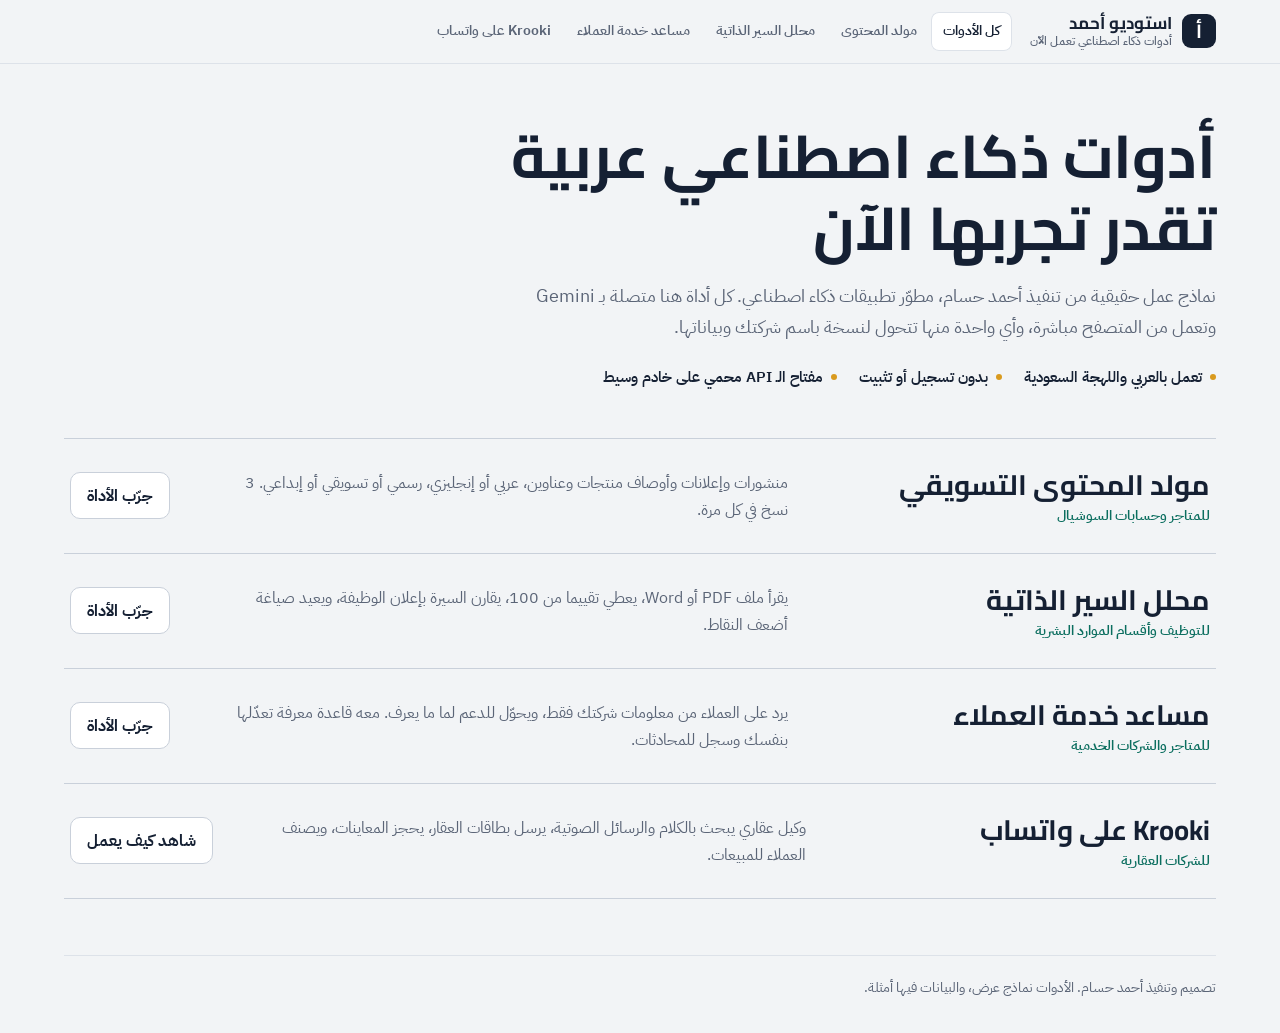
<file: index.html>
<!doctype html>
<html lang="ar" dir="rtl">
<head>
<meta charset="utf-8"><meta name="viewport" content="width=device-width,initial-scale=1">
<meta name="robots" content="noindex">
<title>استوديو أحمد | أدوات ذكاء اصطناعي عربية</title>
<link rel="icon" href="favicon.svg"><link rel="stylesheet" href="assets/ai.css?v=5">
<style>
.intro{padding:56px 0 28px;max-width:820px}
.intro h1{font-family:var(--display);font-size:clamp(34px,5.2vw,60px);line-height:1.2;margin:0 0 16px;font-weight:700}
.intro p{color:var(--muted);font-size:18px;margin:0;max-width:62ch}
.facts{display:flex;flex-wrap:wrap;gap:8px 22px;margin-top:22px;color:var(--ink);font-weight:600;font-size:14.5px}
.facts span{display:inline-flex;align-items:center;gap:8px}.facts span::before{content:"";width:6px;height:6px;border-radius:50%;background:var(--saffron)}
.tools{list-style:none;margin:20px 0 56px;padding:0;border-top:1px solid var(--line2)}
.tools li{border-bottom:1px solid var(--line2)}
.tools a{display:grid;grid-template-columns:minmax(220px,1fr) 1.5fr auto;gap:28px;align-items:center;padding:28px 6px;text-decoration:none;color:inherit;transition:background .15s}
.tools a:hover{background:var(--surface)}
.tools a:hover .go{background:var(--brand);color:#fff;border-color:var(--brand)}
.tools h2{font-size:clamp(22px,2.4vw,28px);margin:0;line-height:1.3}
.tools h2 small{display:block;font-family:var(--body);font-size:13.5px;font-weight:600;color:var(--brand);margin-top:4px}
.tools p{margin:0;color:var(--muted);max-width:56ch}
.go{display:inline-flex;align-items:center;gap:8px;border:1px solid var(--line2);background:var(--surface);color:var(--ink);font-weight:700;border-radius:var(--r-md);padding:9px 16px;white-space:nowrap;transition:.15s}
@media(max-width:760px){.tools a{grid-template-columns:1fr;gap:10px;padding:22px 2px}.go{justify-self:start}}
</style>
</head>
<body><div class="wrap">
<header class="top">
    <a class="logo" href="index.html"><span class="mark">أ</span><span><b>استوديو أحمد</b><small>أدوات ذكاء اصطناعي تعمل الآن</small></span></a>
    <nav class="nav" aria-label="الأدوات"><a href="index.html" aria-current="page">كل الأدوات</a><a href="content.html">مولد المحتوى</a><a href="cv.html">محلل السير الذاتية</a><a href="chat.html">مساعد خدمة العملاء</a><a href="krooki.html">Krooki على واتساب</a></nav>
    </header>
<section class="intro">
  <h1>أدوات ذكاء اصطناعي عربية تقدر تجربها الآن</h1>
  <p>نماذج عمل حقيقية من تنفيذ أحمد حسام، مطوّر تطبيقات ذكاء اصطناعي. كل أداة هنا متصلة بـ Gemini وتعمل من المتصفح مباشرة، وأي واحدة منها تتحول لنسخة باسم شركتك وبياناتها.</p>
  <div class="facts"><span>تعمل بالعربي واللهجة السعودية</span><span>بدون تسجيل أو تثبيت</span><span>مفتاح الـ API محمي على خادم وسيط</span></div>
</section>
<ul class="tools">
  <li><a href="content.html"><h2>مولد المحتوى التسويقي<small>للمتاجر وحسابات السوشيال</small></h2><p>منشورات وإعلانات وأوصاف منتجات وعناوين، عربي أو إنجليزي، رسمي أو تسويقي أو إبداعي. 3 نسخ في كل مرة.</p><span class="go">جرّب الأداة</span></a></li>
  <li><a href="cv.html"><h2>محلل السير الذاتية<small>للتوظيف وأقسام الموارد البشرية</small></h2><p>يقرأ ملف PDF أو Word، يعطي تقييما من 100، يقارن السيرة بإعلان الوظيفة، ويعيد صياغة أضعف النقاط.</p><span class="go">جرّب الأداة</span></a></li>
  <li><a href="chat.html"><h2>مساعد خدمة العملاء<small>للمتاجر والشركات الخدمية</small></h2><p>يرد على العملاء من معلومات شركتك فقط، ويحوّل للدعم لما ما يعرف. معه قاعدة معرفة تعدّلها بنفسك وسجل للمحادثات.</p><span class="go">جرّب الأداة</span></a></li>
  <li><a href="krooki.html"><h2>Krooki على واتساب<small>للشركات العقارية</small></h2><p>وكيل عقاري يبحث بالكلام والرسائل الصوتية، يرسل بطاقات العقار، يحجز المعاينات، ويصنف العملاء للمبيعات.</p><span class="go">شاهد كيف يعمل</span></a></li>
</ul>
<footer class="foot">تصميم وتنفيذ أحمد حسام. الأدوات نماذج عرض، والبيانات فيها أمثلة.</footer></div></body></html>
</file>
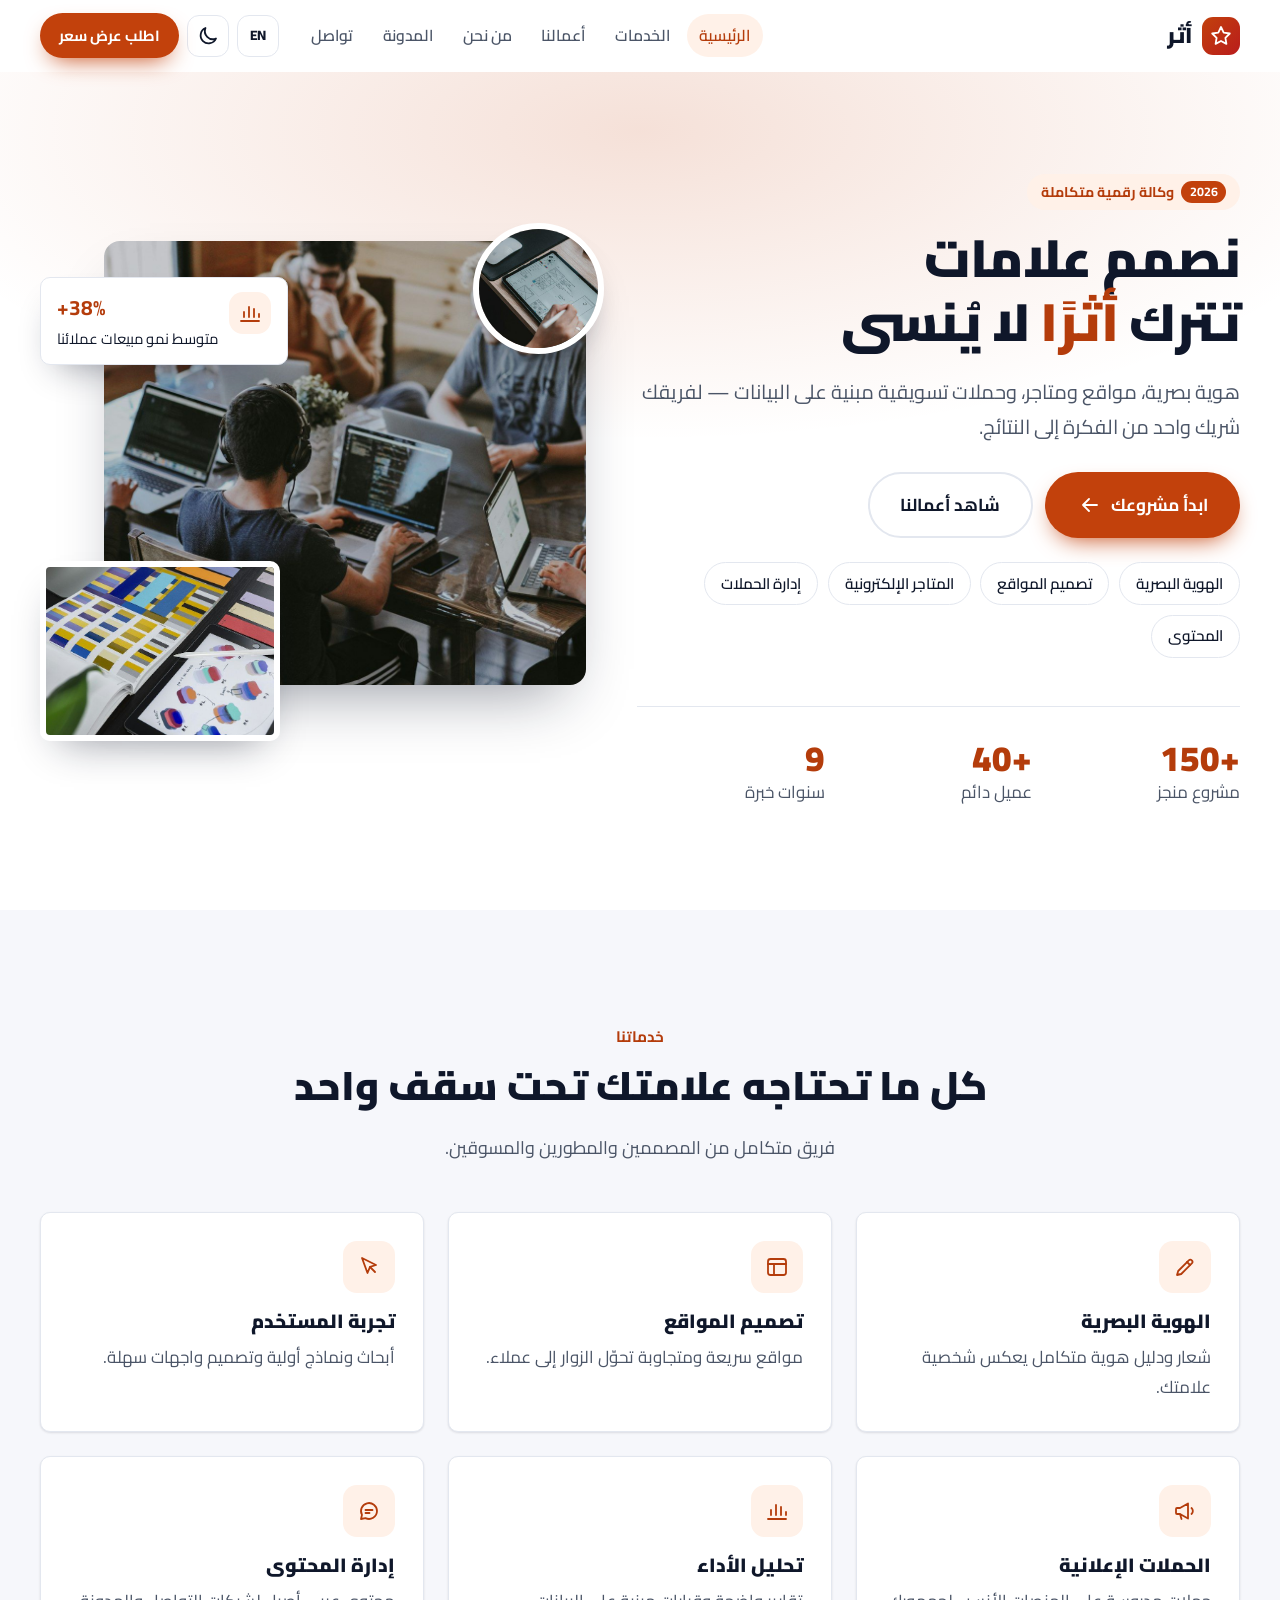
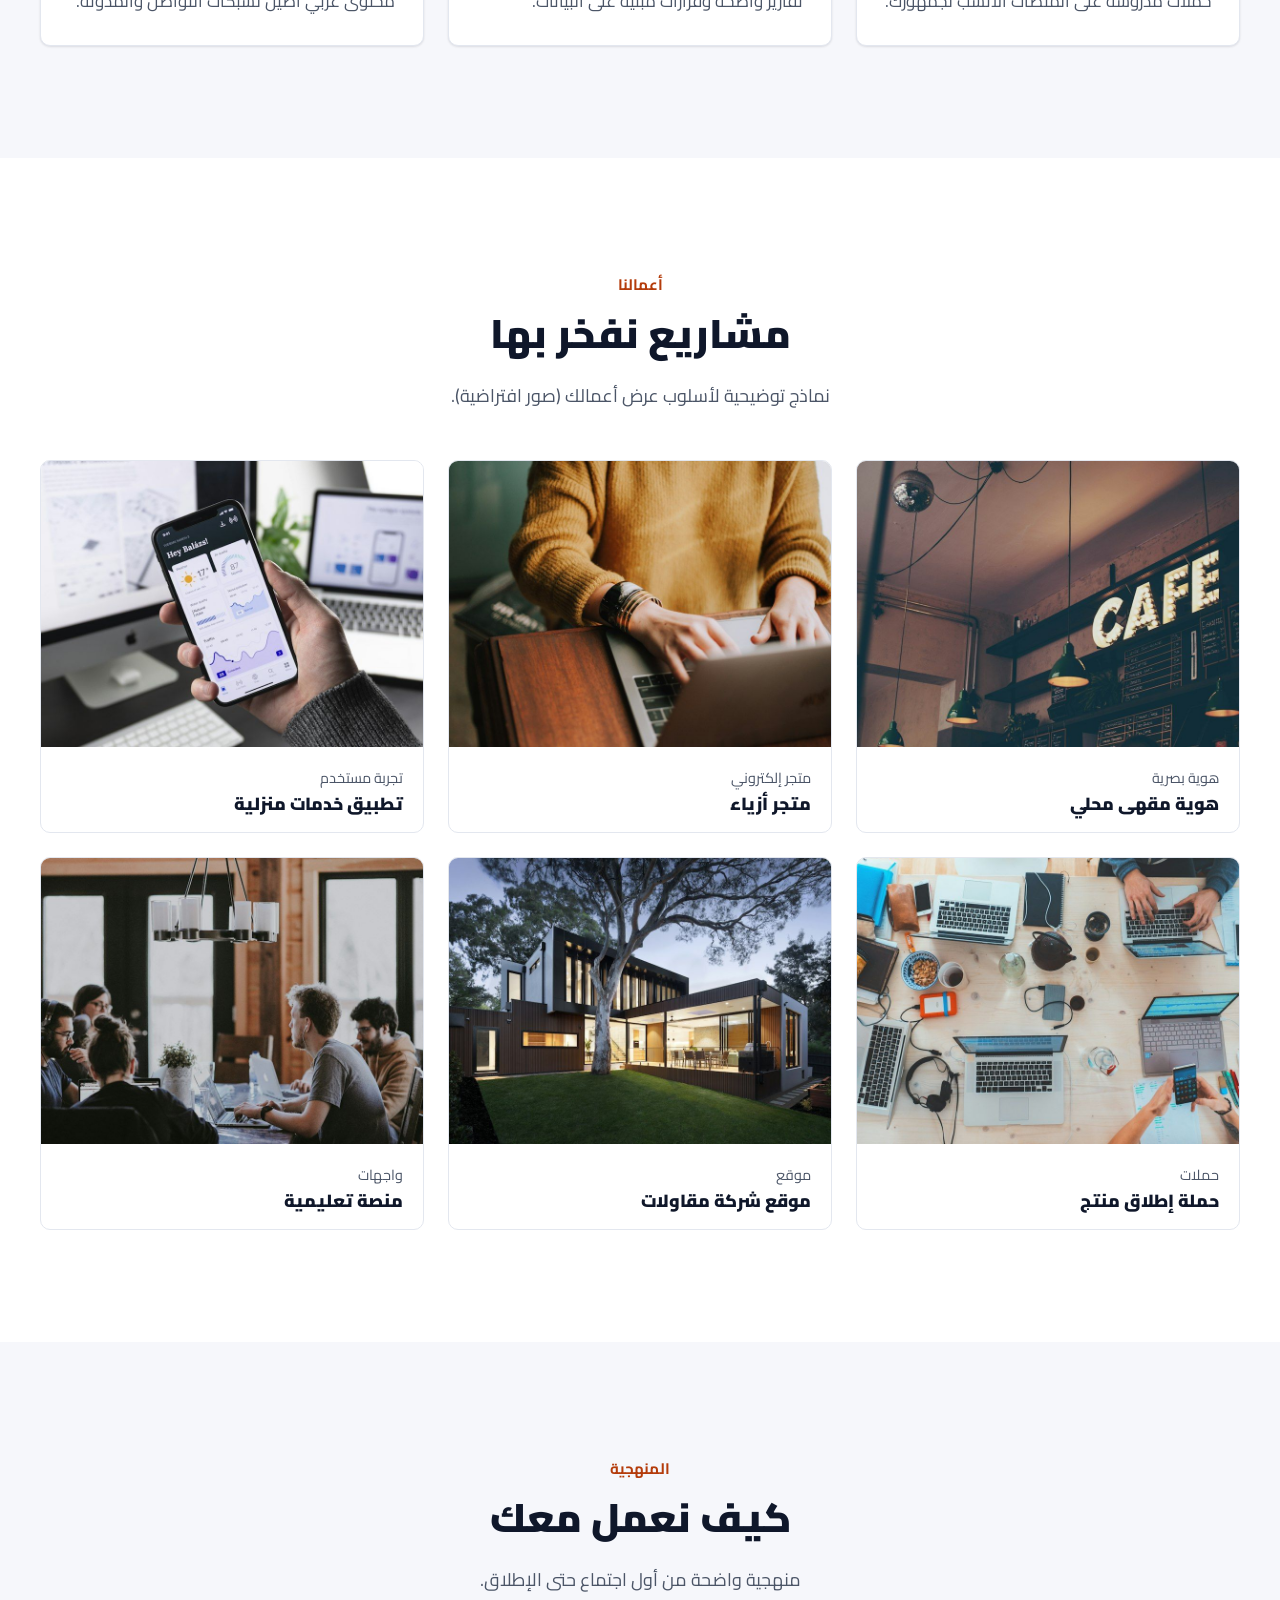
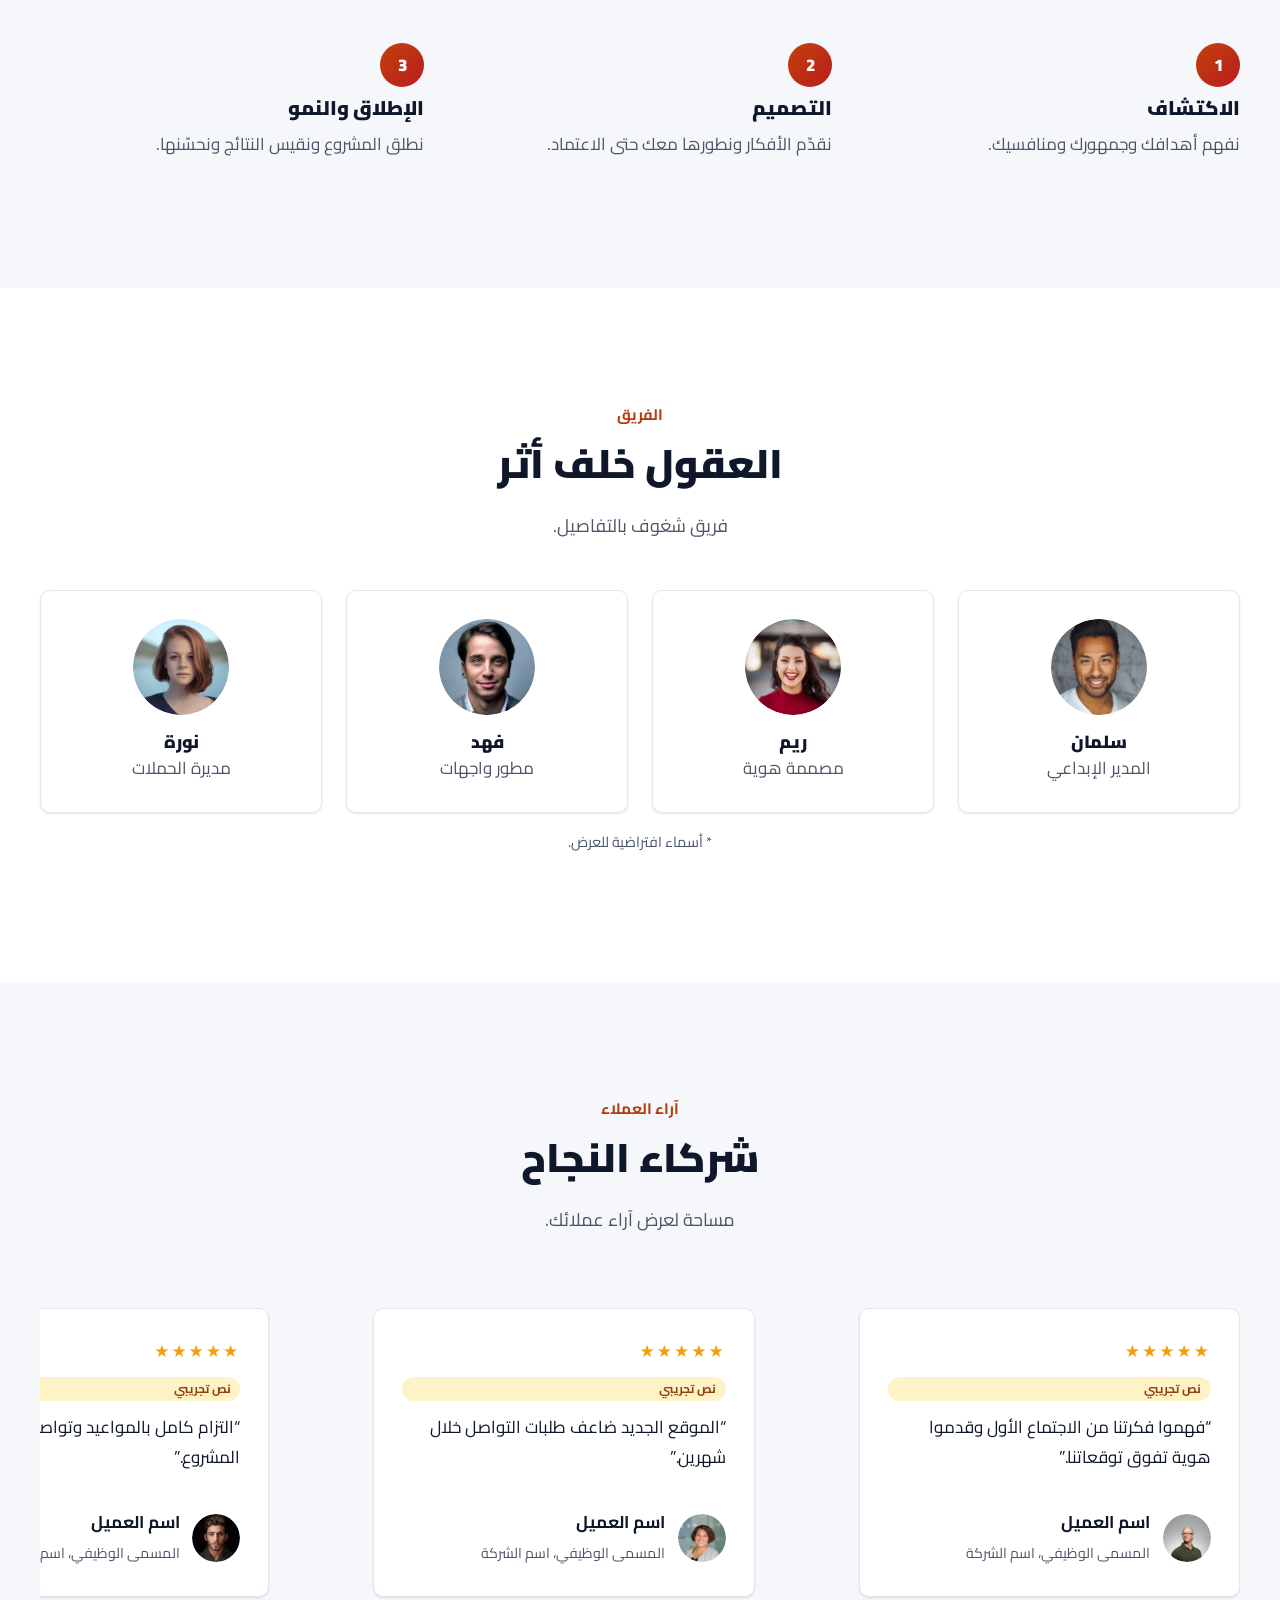
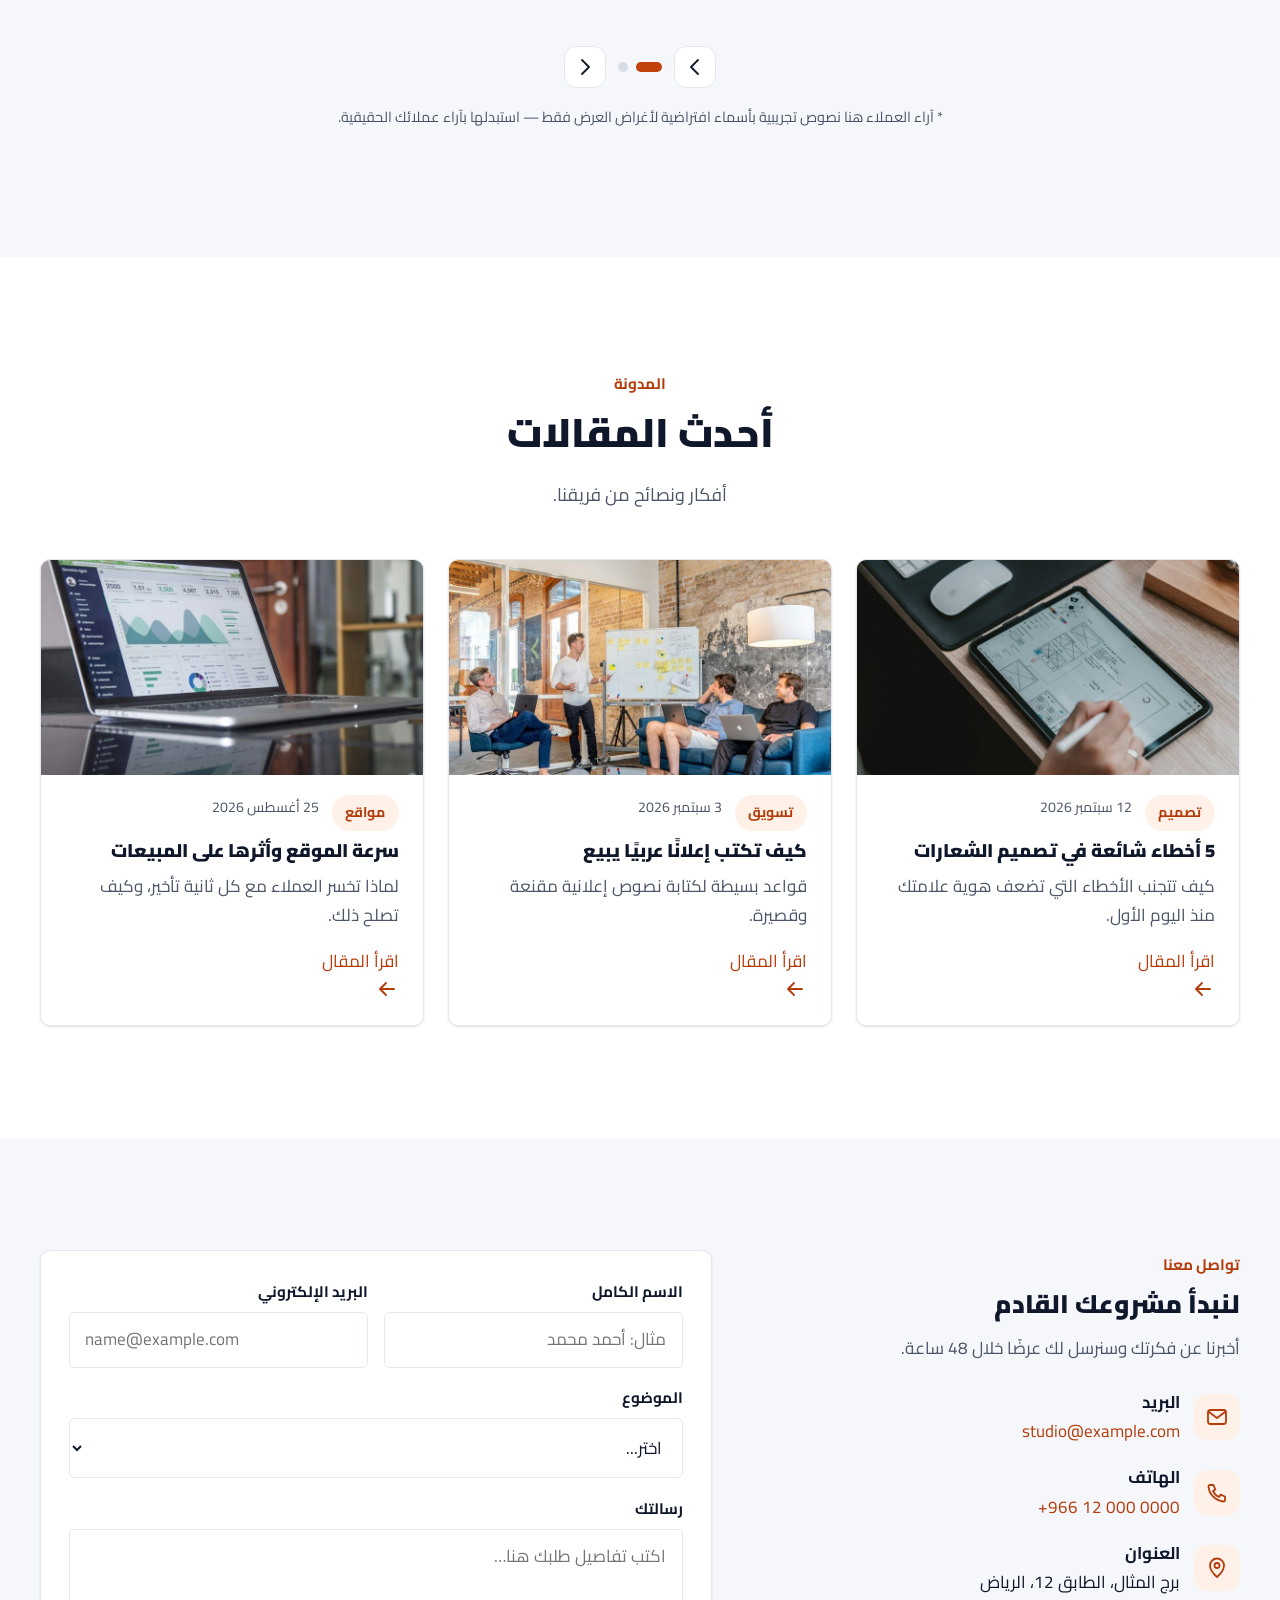
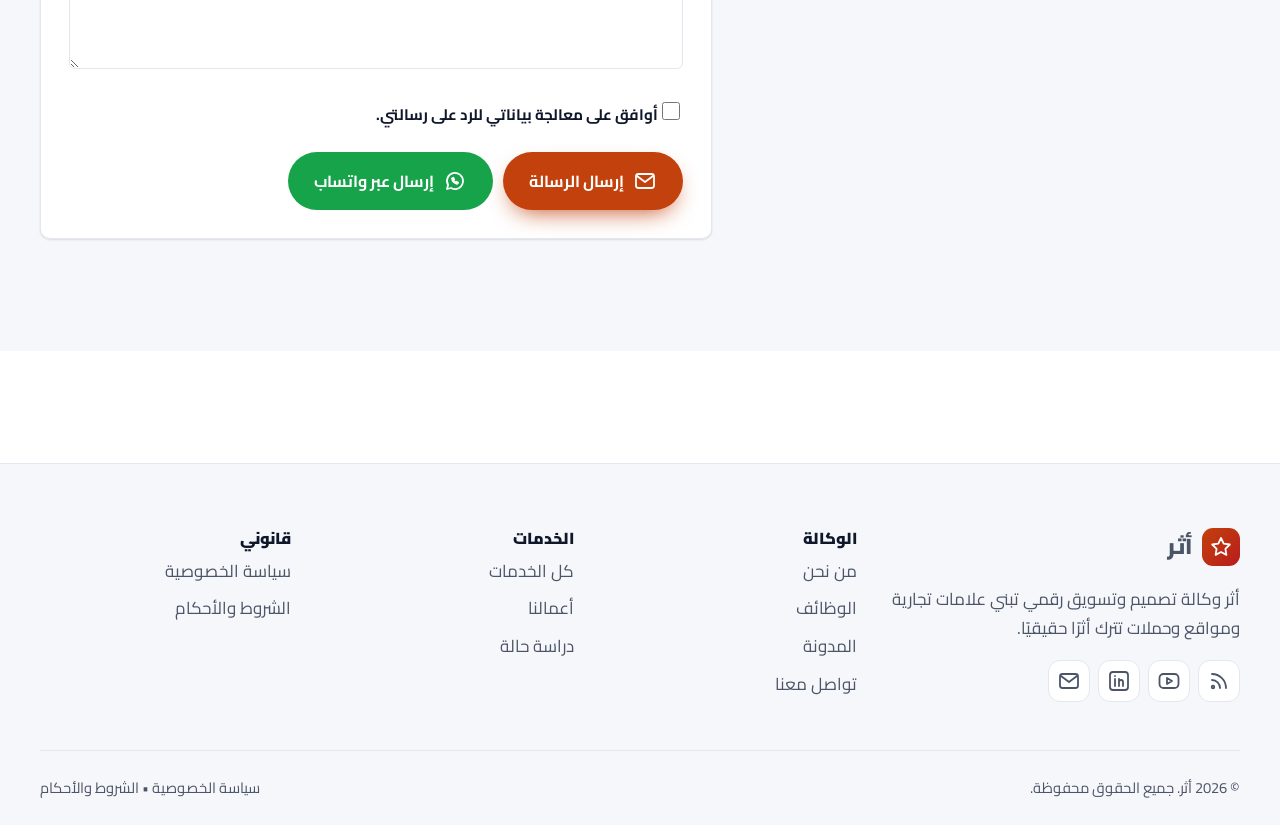
<file: athar/index.html>
<!doctype html>
<html lang="ar" dir="rtl" class="no-js">
<head>
  <meta charset="utf-8">
  <meta name="viewport" content="width=device-width, initial-scale=1">
  <title>أثر — وكالة تصميم وتسويق رقمي</title>
  <meta name="description" content="أثر وكالة تصميم وتسويق رقمي تبني علامات تجارية ومواقع وحملات تترك أثرًا حقيقيًا.">
  <meta name="theme-color" content="#ffffff">
  <link rel="canonical" href="https://example.com/index.html">
  <link rel="alternate" hreflang="ar" href="https://example.com/index.html">
  <link rel="alternate" hreflang="en" href="https://example.com/index-en.html">
  <meta property="og:type" content="website">
  <meta property="og:title" content="أثر — وكالة تصميم وتسويق رقمي">
  <meta property="og:description" content="أثر وكالة تصميم وتسويق رقمي تبني علامات تجارية ومواقع وحملات تترك أثرًا حقيقيًا.">
  <meta property="og:image" content="https://example.com/assets/img/og-image.png">
  <meta property="og:locale" content="ar_AR">
  <meta name="twitter:card" content="summary_large_image">
  <link rel="icon" href="assets/img/favicon.svg" type="image/svg+xml">
  <link rel="preload" href="assets/fonts/cairo-arabic-wght-normal.woff2" as="font" type="font/woff2" crossorigin>
  <script>(function(){try{var t=localStorage.getItem('athar-theme');if(!t&&window.matchMedia&&matchMedia('(prefers-color-scheme: dark)').matches)t='dark';if(t==='dark')document.documentElement.setAttribute('data-theme','dark');}catch(e){}})();</script>
  <link rel="stylesheet" href="assets/css/theme.css">
  <link rel="stylesheet" href="assets/css/style.css">
  <link rel="stylesheet" href="assets/css/pages.css">
  <script type="application/ld+json">{"@context": "https://schema.org", "@type": "WebPage", "name": "أثر — وكالة تصميم وتسويق رقمي", "url": "https://example.com/index.html", "inLanguage": "ar", "isPartOf": {"@type": "WebSite", "name": "أثر", "url": "https://example.com/"}}</script>
</head>
<body>
<a class="skip-link" href="#main">تخطَّ إلى المحتوى</a>
<header class="site-header">
  <div class="container header-inner">
    <a class="logo" href="index.html"><span class="logo-mark"><svg class="icon" viewBox="0 0 24 24" aria-hidden="true"><path d="m12 3 2.7 5.6 6.1.9-4.4 4.3 1 6.1L12 17l-5.4 2.9 1-6.1-4.4-4.3 6.1-.9L12 3Z"/></svg></span><span>أثر</span></a>
    <nav class="main-nav" id="main-nav" aria-label="القائمة الرئيسية"><ul><li><a href="index.html" class="is-active" aria-current="page">الرئيسية</a></li><li><a href="services.html">الخدمات</a></li><li><a href="work.html">أعمالنا</a></li><li><a href="about.html">من نحن</a></li><li><a href="blog.html">المدونة</a></li><li><a href="contact.html">تواصل</a></li></ul></nav>
    <div class="header-tools">
      <a class="tool-btn" href="index-en.html" hreflang="en" lang="en" title="English version" data-lang-switch>EN</a>
      <button class="tool-btn" type="button" data-theme-toggle aria-pressed="false" aria-label="تبديل الوضع الليلي"><span class="i-moon"><svg class="icon" viewBox="0 0 24 24" aria-hidden="true"><path d="M20 14.5A8 8 0 0 1 9.5 4a8 8 0 1 0 10.5 10.5Z"/></svg></span><span class="i-sun"><svg class="icon" viewBox="0 0 24 24" aria-hidden="true"><circle cx="12" cy="12" r="4"/><path d="M12 2v2M12 20v2M4.9 4.9l1.4 1.4M17.7 17.7l1.4 1.4M2 12h2M20 12h2M4.9 19.1l1.4-1.4M17.7 6.3l1.4-1.4"/></svg></span></button>
      
      <a class="btn btn-primary btn-sm header-cta" href="contact.html">اطلب عرض سعر</a>
      <button class="tool-btn menu-toggle" type="button" aria-expanded="false" aria-controls="main-nav" aria-label="القائمة"><svg class="icon" viewBox="0 0 24 24" aria-hidden="true"><path d="M4 7h16M4 12h16M4 17h16"/></svg></button>
    </div>
  </div>
</header>
<main id="main">

<section class="hero hero-bold" id="top"><div class="container"><div class="hm-split"><div class="hm-copy">
  <span class="badge"><b>2026</b>وكالة رقمية متكاملة</span><h1>نصمم علامات تترك <mark>أثرًا</mark> لا يُنسى</h1><p class="lead">هوية بصرية، مواقع ومتاجر، وحملات تسويقية مبنية على البيانات — لفريقك شريك واحد من الفكرة إلى النتائج.</p><div class="hero-actions"><a class="btn btn-primary btn-lg" href="contact.html">ابدأ مشروعك <svg class="icon flip" viewBox="0 0 24 24" aria-hidden="true"><path d="M5 12h14M13 6l6 6-6 6"/></svg></a><a class="btn btn-ghost btn-lg" href="services.html">شاهد أعمالنا</a></div><div class="chips"><span class="chip">الهوية البصرية</span><span class="chip">تصميم المواقع</span><span class="chip">المتاجر الإلكترونية</span><span class="chip">إدارة الحملات</span><span class="chip">المحتوى</span></div><div class="hero-stats"><div><b><span class="ltr"><span data-count="150">150</span>+</span></b><span class="muted">مشروع منجز</span></div><div><b><span class="ltr"><span data-count="40">40</span>+</span></b><span class="muted">عميل دائم</span></div><div><b><span class="ltr"><span data-count="9">9</span></span></b><span class="muted">سنوات خبرة</span></div></div>
</div><div class="hero-media reveal"><div class="hm-main"><img src="assets/img/photos/1522071820081-1100x900.jpg" alt="فريق الوكالة أثناء العمل" width="1100" height="900" loading="lazy" decoding="async"></div><div class="hm-small"><img src="assets/img/photos/1561070791-640x480.jpg" alt="لوحة ألوان هوية" width="640" height="480" loading="lazy" decoding="async"></div><div class="hm-third"><img src="assets/img/photos/1586717791821-400x400.jpg" alt="رسم واجهة" width="400" height="400" loading="lazy" decoding="async"></div><div class="hm-card"><span class="icon-box" style="width:42px;height:42px"><svg class="icon" viewBox="0 0 24 24" aria-hidden="true"><path d="M3 20h18"/><path d="M6 16v-5M11 16V6M16 16v-8M21 16v-3"/></svg></span><span><b class="ltr">+38%</b>متوسط نمو مبيعات عملائنا</span></div></div></div></div></section>
<section class="section alt" id="services"><div class="container"><div class="section-head reveal"><span class="eyebrow">خدماتنا</span><h2>كل ما تحتاجه علامتك تحت سقف واحد</h2><p>فريق متكامل من المصممين والمطورين والمسوقين.</p></div><div class="grid grid-3"><article class="card feature reveal"><div class="icon-box"><svg class="icon" viewBox="0 0 24 24" aria-hidden="true"><path d="M4 20l4.2-1 10.6-10.6a2.1 2.1 0 0 0-3-3L5.2 16 4 20Z"/><path d="m14 7 3 3"/></svg></div><h3>الهوية البصرية</h3><p>شعار ودليل هوية متكامل يعكس شخصية علامتك.</p></article><article class="card feature reveal"><div class="icon-box"><svg class="icon" viewBox="0 0 24 24" aria-hidden="true"><rect x="3" y="4" width="18" height="16" rx="2.5"/><path d="M3 9h18M9 9v11"/></svg></div><h3>تصميم المواقع</h3><p>مواقع سريعة ومتجاوبة تحوّل الزوار إلى عملاء.</p></article><article class="card feature reveal"><div class="icon-box"><svg class="icon" viewBox="0 0 24 24" aria-hidden="true"><path d="m5 3 14 7-6 1.8L10.5 18 5 3Z"/><path d="m13 12 5 5"/></svg></div><h3>تجربة المستخدم</h3><p>أبحاث ونماذج أولية وتصميم واجهات سهلة.</p></article><article class="card feature reveal"><div class="icon-box"><svg class="icon" viewBox="0 0 24 24" aria-hidden="true"><path d="M3 10v4a1 1 0 0 0 1 1h3l8 4.5v-15L7 9H4a1 1 0 0 0-1 1ZM18.5 9a4 4 0 0 1 0 6M7 15l1.5 5"/></svg></div><h3>الحملات الإعلانية</h3><p>حملات مدروسة على المنصات الأنسب لجمهورك.</p></article><article class="card feature reveal"><div class="icon-box"><svg class="icon" viewBox="0 0 24 24" aria-hidden="true"><path d="M3 20h18"/><path d="M6 16v-5M11 16V6M16 16v-8M21 16v-3"/></svg></div><h3>تحليل الأداء</h3><p>تقارير واضحة وقرارات مبنية على البيانات.</p></article><article class="card feature reveal"><div class="icon-box"><svg class="icon" viewBox="0 0 24 24" aria-hidden="true"><path d="M20 12a8 8 0 0 1-11.6 7.1L4 20l1-4.1A8 8 0 1 1 20 12Z"/><path d="M8.5 11h7M8.5 14h4"/></svg></div><h3>إدارة المحتوى</h3><p>محتوى عربي أصيل لشبكات التواصل والمدونة.</p></article></div></div></section>
<section class="section" id="work"><div class="container"><div class="section-head reveal"><span class="eyebrow">أعمالنا</span><h2>مشاريع نفخر بها</h2><p>نماذج توضيحية لأسلوب عرض أعمالك (صور افتراضية).</p></div><div class="grid grid-3"><article class="work reveal"><a href="project.html"><div class="thumb"><img src="assets/img/photos/1501339847302-800x600.jpg" alt="هوية مقهى محلي" width="800" height="600" loading="lazy" decoding="async"></div><div class="meta"><span class="muted" style="font-size:.9rem">هوية بصرية</span><h3>هوية مقهى محلي</h3></div></a></article><article class="work reveal"><a href="project.html"><div class="thumb"><img src="assets/img/photos/1515378791036-800x600.jpg" alt="متجر أزياء" width="800" height="600" loading="lazy" decoding="async"></div><div class="meta"><span class="muted" style="font-size:.9rem">متجر إلكتروني</span><h3>متجر أزياء</h3></div></a></article><article class="work reveal"><a href="project.html"><div class="thumb"><img src="assets/img/photos/1551650975-800x600.jpg" alt="تطبيق خدمات منزلية" width="800" height="600" loading="lazy" decoding="async"></div><div class="meta"><span class="muted" style="font-size:.9rem">تجربة مستخدم</span><h3>تطبيق خدمات منزلية</h3></div></a></article><article class="work reveal"><a href="project.html"><div class="thumb"><img src="assets/img/photos/1519389950473-800x600.jpg" alt="حملة إطلاق منتج" width="800" height="600" loading="lazy" decoding="async"></div><div class="meta"><span class="muted" style="font-size:.9rem">حملات</span><h3>حملة إطلاق منتج</h3></div></a></article><article class="work reveal"><a href="project.html"><div class="thumb"><img src="assets/img/photos/1600585154340-800x600.jpg" alt="موقع شركة مقاولات" width="800" height="600" loading="lazy" decoding="async"></div><div class="meta"><span class="muted" style="font-size:.9rem">موقع</span><h3>موقع شركة مقاولات</h3></div></a></article><article class="work reveal"><a href="project.html"><div class="thumb"><img src="assets/img/photos/1521737604893-800x600.jpg" alt="منصة تعليمية" width="800" height="600" loading="lazy" decoding="async"></div><div class="meta"><span class="muted" style="font-size:.9rem">واجهات</span><h3>منصة تعليمية</h3></div></a></article></div></div></section>
<section class="section alt" id="process"><div class="container"><div class="section-head reveal"><span class="eyebrow">المنهجية</span><h2>كيف نعمل معك</h2><p>منهجية واضحة من أول اجتماع حتى الإطلاق.</p></div><div class="grid grid-3 steps"><div class="step reveal"><h3>الاكتشاف</h3><p>نفهم أهدافك وجمهورك ومنافسيك.</p></div><div class="step reveal"><h3>التصميم</h3><p>نقدّم الأفكار ونطورها معك حتى الاعتماد.</p></div><div class="step reveal"><h3>الإطلاق والنمو</h3><p>نطلق المشروع ونقيس النتائج ونحسّنها.</p></div></div></div></section>
<section class="section" id="team"><div class="container"><div class="section-head reveal"><span class="eyebrow">الفريق</span><h2>العقول خلف أثر</h2><p>فريق شغوف بالتفاصيل.</p></div><div class="grid grid-4"><div class="card member reveal"><span class="avatar has-photo"><img src="assets/img/photos/1507003211169-240x240.jpg" alt="سلمان" width="240" height="240" loading="lazy" decoding="async"></span><h3>سلمان</h3><p>المدير الإبداعي</p></div><div class="card member reveal"><span class="avatar has-photo"><img src="assets/img/photos/1494790108377-240x240.jpg" alt="ريم" width="240" height="240" loading="lazy" decoding="async"></span><h3>ريم</h3><p>مصممة هوية</p></div><div class="card member reveal"><span class="avatar has-photo"><img src="assets/img/photos/1500648767791-240x240.jpg" alt="فهد" width="240" height="240" loading="lazy" decoding="async"></span><h3>فهد</h3><p>مطور واجهات</p></div><div class="card member reveal"><span class="avatar has-photo"><img src="assets/img/photos/1438761681033-240x240.jpg" alt="نورة" width="240" height="240" loading="lazy" decoding="async"></span><h3>نورة</h3><p>مديرة الحملات</p></div></div><p class="sample-note">* أسماء افتراضية للعرض.</p></div></section>
<section class="section alt" id="testimonials"><div class="container"><div class="section-head reveal"><span class="eyebrow">آراء العملاء</span><h2>شركاء النجاح</h2><p>مساحة لعرض آراء عملائك.</p></div>
  <div class="slider reveal" data-slider aria-roledescription="carousel"><div class="slides" tabindex="0"><figure class="card quote"><div class="stars" aria-hidden="true">★★★★★</div><span class="tag-sample">نص تجريبي</span>
      <blockquote><p style="margin-top:.75rem">“فهموا فكرتنا من الاجتماع الأول وقدموا هوية تفوق توقعاتنا.”</p></blockquote><figcaption class="person"><span class="avatar has-photo"><img src="assets/img/photos/1472099645785-240x240.jpg" alt="اسم العميل" width="240" height="240" loading="lazy" decoding="async"></span><span><b>اسم العميل</b><small>المسمى الوظيفي، اسم الشركة</small></span></figcaption></figure><figure class="card quote"><div class="stars" aria-hidden="true">★★★★★</div><span class="tag-sample">نص تجريبي</span>
      <blockquote><p style="margin-top:.75rem">“الموقع الجديد ضاعف طلبات التواصل خلال شهرين.”</p></blockquote><figcaption class="person"><span class="avatar has-photo"><img src="assets/img/photos/1573497019940-240x240.jpg" alt="اسم العميل" width="240" height="240" loading="lazy" decoding="async"></span><span><b>اسم العميل</b><small>المسمى الوظيفي، اسم الشركة</small></span></figcaption></figure><figure class="card quote"><div class="stars" aria-hidden="true">★★★★★</div><span class="tag-sample">نص تجريبي</span>
      <blockquote><p style="margin-top:.75rem">“التزام كامل بالمواعيد وتواصل واضح طوال المشروع.”</p></blockquote><figcaption class="person"><span class="avatar has-photo"><img src="assets/img/photos/1506794778202-240x240.jpg" alt="اسم العميل" width="240" height="240" loading="lazy" decoding="async"></span><span><b>اسم العميل</b><small>المسمى الوظيفي، اسم الشركة</small></span></figcaption></figure><figure class="card quote"><div class="stars" aria-hidden="true">★★★★★</div><span class="tag-sample">نص تجريبي</span>
      <blockquote><p style="margin-top:.75rem">“الحملة حققت أفضل عائد على الإنفاق في تاريخنا.”</p></blockquote><figcaption class="person"><span class="avatar has-photo"><img src="assets/img/photos/1544005313-240x240.jpg" alt="اسم العميل" width="240" height="240" loading="lazy" decoding="async"></span><span><b>اسم العميل</b><small>المسمى الوظيفي، اسم الشركة</small></span></figcaption></figure></div>
  <div class="slider-nav"><button class="tool-btn" type="button" data-prev aria-label="السابق"><svg class="icon flip" viewBox="0 0 24 24" aria-hidden="true"><path d="m9 5 7 7-7 7"/></svg></button><div class="dots"></div><button class="tool-btn" type="button" data-next aria-label="التالي"><svg class="icon flip" viewBox="0 0 24 24" aria-hidden="true"><path d="M15 5l-7 7 7 7"/></svg></button></div></div>
  <p class="sample-note">* آراء العملاء هنا نصوص تجريبية بأسماء افتراضية لأغراض العرض فقط — استبدلها بآراء عملائك الحقيقية.</p></div></section>
<section class="section" id="blog"><div class="container"><div class="section-head reveal"><span class="eyebrow">المدونة</span><h2>أحدث المقالات</h2><p>أفكار ونصائح من فريقنا.</p></div><div class="grid grid-3"><article class="card post reveal"><div class="thumb"><img src="assets/img/photos/1586717791821-800x450.jpg" alt="5 أخطاء شائعة في تصميم الشعارات" width="800" height="450" loading="lazy" decoding="async"></div><div class="body"><div class="meta"><span class="badge">تصميم</span><span>12 سبتمبر 2026</span></div>
      <h3>5 أخطاء شائعة في تصميم الشعارات</h3><p>كيف تتجنب الأخطاء التي تضعف هوية علامتك منذ اليوم الأول.</p><a href="blog-post.html">اقرأ المقال <svg class="icon flip" viewBox="0 0 24 24" aria-hidden="true"><path d="M5 12h14M13 6l6 6-6 6"/></svg></a></div></article><article class="card post reveal"><div class="thumb"><img src="assets/img/photos/1557804506-800x450.jpg" alt="كيف تكتب إعلانًا عربيًا يبيع" width="800" height="450" loading="lazy" decoding="async"></div><div class="body"><div class="meta"><span class="badge">تسويق</span><span>3 سبتمبر 2026</span></div>
      <h3>كيف تكتب إعلانًا عربيًا يبيع</h3><p>قواعد بسيطة لكتابة نصوص إعلانية مقنعة وقصيرة.</p><a href="blog-post.html">اقرأ المقال <svg class="icon flip" viewBox="0 0 24 24" aria-hidden="true"><path d="M5 12h14M13 6l6 6-6 6"/></svg></a></div></article><article class="card post reveal"><div class="thumb"><img src="assets/img/photos/1460925895917-800x450.jpg" alt="سرعة الموقع وأثرها على المبيعات" width="800" height="450" loading="lazy" decoding="async"></div><div class="body"><div class="meta"><span class="badge">مواقع</span><span>25 أغسطس 2026</span></div>
      <h3>سرعة الموقع وأثرها على المبيعات</h3><p>لماذا تخسر العملاء مع كل ثانية تأخير، وكيف تصلح ذلك.</p><a href="blog-post.html">اقرأ المقال <svg class="icon flip" viewBox="0 0 24 24" aria-hidden="true"><path d="M5 12h14M13 6l6 6-6 6"/></svg></a></div></article></div></div></section>
<section class="section alt" id="contact"><div class="container"><div class="contact">
  <div class="reveal"><span class="eyebrow">تواصل معنا</span><h2>لنبدأ مشروعك القادم</h2><p class="muted">أخبرنا عن فكرتك وسنرسل لك عرضًا خلال 48 ساعة.</p>
    <ul class="info-list"><li><span class="icon-box"><svg class="icon" viewBox="0 0 24 24" aria-hidden="true"><rect x="3" y="5" width="18" height="14" rx="2.5"/><path d="m4 7 8 6 8-6"/></svg></span><span><b>البريد</b><br><a href="mailto:studio@example.com" dir="ltr">studio@example.com</a></span></li>
    <li><span class="icon-box"><svg class="icon" viewBox="0 0 24 24" aria-hidden="true"><path d="M5 4h3.5l1.8 4.5-2.3 1.4a11 11 0 0 0 6.1 6.1l1.4-2.3L20 15.5V19a1.5 1.5 0 0 1-1.6 1.5A16.5 16.5 0 0 1 3.5 5.6 1.5 1.5 0 0 1 5 4Z"/></svg></span><span><b>الهاتف</b><br><a href="tel:+966120000000" dir="ltr">+966 12 000 0000</a></span></li>
    <li><span class="icon-box"><svg class="icon" viewBox="0 0 24 24" aria-hidden="true"><path d="M12 21s-7-6.1-7-11.5a7 7 0 0 1 14 0C19 14.9 12 21 12 21Z"/><circle cx="12" cy="9.5" r="2.5"/></svg></span><span><b>العنوان</b><br>برج المثال، الطابق 12، الرياض</span></li></ul></div>
  <form class="card reveal" data-validate data-redirect="thank-you.html" novalidate aria-label="لنبدأ مشروعك القادم">
    <div class="form-grid">
      <div class="field"><label for="c-name-agency">الاسم الكامل</label><input id="c-name-agency" name="name" required minlength="3" autocomplete="name" placeholder="مثال: أحمد محمد"><p class="error" aria-live="polite"></p></div>
      <div class="field"><label for="c-email-agency">البريد الإلكتروني</label><input id="c-email-agency" name="email" type="email" dir="ltr" required autocomplete="email" placeholder="name@example.com"><p class="error" aria-live="polite"></p></div>
      <div class="field full"><label for="c-subject-agency">الموضوع</label><select id="c-subject-agency" name="subject" required><option value="">اختر...</option><option>هوية بصرية</option><option>موقع أو متجر</option><option>حملة تسويقية</option><option>أخرى</option></select><p class="error" aria-live="polite"></p></div>
      <div class="field full"><label for="c-msg-agency">رسالتك</label><textarea id="c-msg-agency" name="message" required minlength="10" placeholder="اكتب تفاصيل طلبك هنا…"></textarea><p class="error" aria-live="polite"></p></div>
      <div class="field full hp" aria-hidden="true"><label for="c-hp-agency">اترك هذا الحقل فارغًا</label><input id="c-hp-agency" name="website" tabindex="-1" autocomplete="off"></div>
      <div class="field full check-field"><label class="check" for="c-ok-agency"><input id="c-ok-agency" type="checkbox" required><span>أوافق على معالجة بياناتي للرد على رسالتي.</span></label><p class="error" aria-live="polite"></p></div>
    </div>
    <div class="form-actions"><button class="btn btn-primary" type="submit"><svg class="icon" viewBox="0 0 24 24" aria-hidden="true"><rect x="3" y="5" width="18" height="14" rx="2.5"/><path d="m4 7 8 6 8-6"/></svg>إرسال الرسالة</button><button class="btn btn-wa" type="button" data-whatsapp="966500000000"><svg class="icon" viewBox="0 0 24 24" aria-hidden="true"><path d="M20 12a8 8 0 0 1-11.9 7L4 20l1.1-4A8 8 0 1 1 20 12Z"/><path d="M9 9.5c.3 2.6 2.4 4.8 5 5.3l1.2-1.2-1.7-.9-.8.7c-1-.4-1.8-1.2-2.2-2.2l.7-.8-.9-1.7L9 9.5Z"/></svg>إرسال عبر واتساب</button></div>
    <div class="form-status" role="status"></div>
  </form>
</div></div></section>
</main>
<footer class="site-footer">
  <div class="container">
    <div class="footer-grid">
      <div><a class="logo" href="index.html"><span class="logo-mark"><svg class="icon" viewBox="0 0 24 24" aria-hidden="true"><path d="m12 3 2.7 5.6 6.1.9-4.4 4.3 1 6.1L12 17l-5.4 2.9 1-6.1-4.4-4.3 6.1-.9L12 3Z"/></svg></span><span>أثر</span></a><p class="muted" style="margin-top:1rem">أثر وكالة تصميم وتسويق رقمي تبني علامات تجارية ومواقع وحملات تترك أثرًا حقيقيًا.</p><div class="social"><a class="tool-btn" href="#" aria-label="RSS"><svg class="icon" viewBox="0 0 24 24" aria-hidden="true"><path d="M5 5a14 14 0 0 1 14 14M5 11a8 8 0 0 1 8 8"/><circle cx="6" cy="18" r="1.3"/></svg></a><a class="tool-btn" href="#" aria-label="YouTube"><svg class="icon" viewBox="0 0 24 24" aria-hidden="true"><rect x="2.5" y="5" width="19" height="14" rx="4"/><path d="m10 9 5 3-5 3V9Z"/></svg></a><a class="tool-btn" href="#" aria-label="LinkedIn"><svg class="icon" viewBox="0 0 24 24" aria-hidden="true"><rect x="3" y="3" width="18" height="18" rx="3"/><path d="M8 10v7M8 7v.01M12 17v-4a2 2 0 0 1 4 0v4M12 10v7"/></svg></a><a class="tool-btn" href="#" aria-label="Email"><svg class="icon" viewBox="0 0 24 24" aria-hidden="true"><rect x="3" y="5" width="18" height="14" rx="2.5"/><path d="m4 7 8 6 8-6"/></svg></a></div></div>
      <div><h3>الوكالة</h3><ul><li><a href="about.html">من نحن</a></li><li><a href="careers.html">الوظائف</a></li><li><a href="blog.html">المدونة</a></li><li><a href="contact.html">تواصل معنا</a></li></ul></div><div><h3>الخدمات</h3><ul><li><a href="services.html">كل الخدمات</a></li><li><a href="work.html">أعمالنا</a></li><li><a href="project.html">دراسة حالة</a></li></ul></div><div><h3>قانوني</h3><ul><li><a href="privacy.html">سياسة الخصوصية</a></li><li><a href="terms.html">الشروط والأحكام</a></li></ul></div>
    </div>
    <div class="footer-bottom"><span>© <span data-year>2026</span> أثر. جميع الحقوق محفوظة.</span><span><a href="privacy.html">سياسة الخصوصية</a> • <a href="terms.html">الشروط والأحكام</a></span></div>
  </div>
</footer>
<button class="to-top" type="button" aria-label="العودة للأعلى"><svg class="icon" viewBox="0 0 24 24" aria-hidden="true"><path d="M12 19V5M6 11l6-6 6 6"/></svg></button>
<script src="assets/js/main.js" defer></script>
<script src="assets/js/pages.js" defer></script>
</body>
</html>
</file>
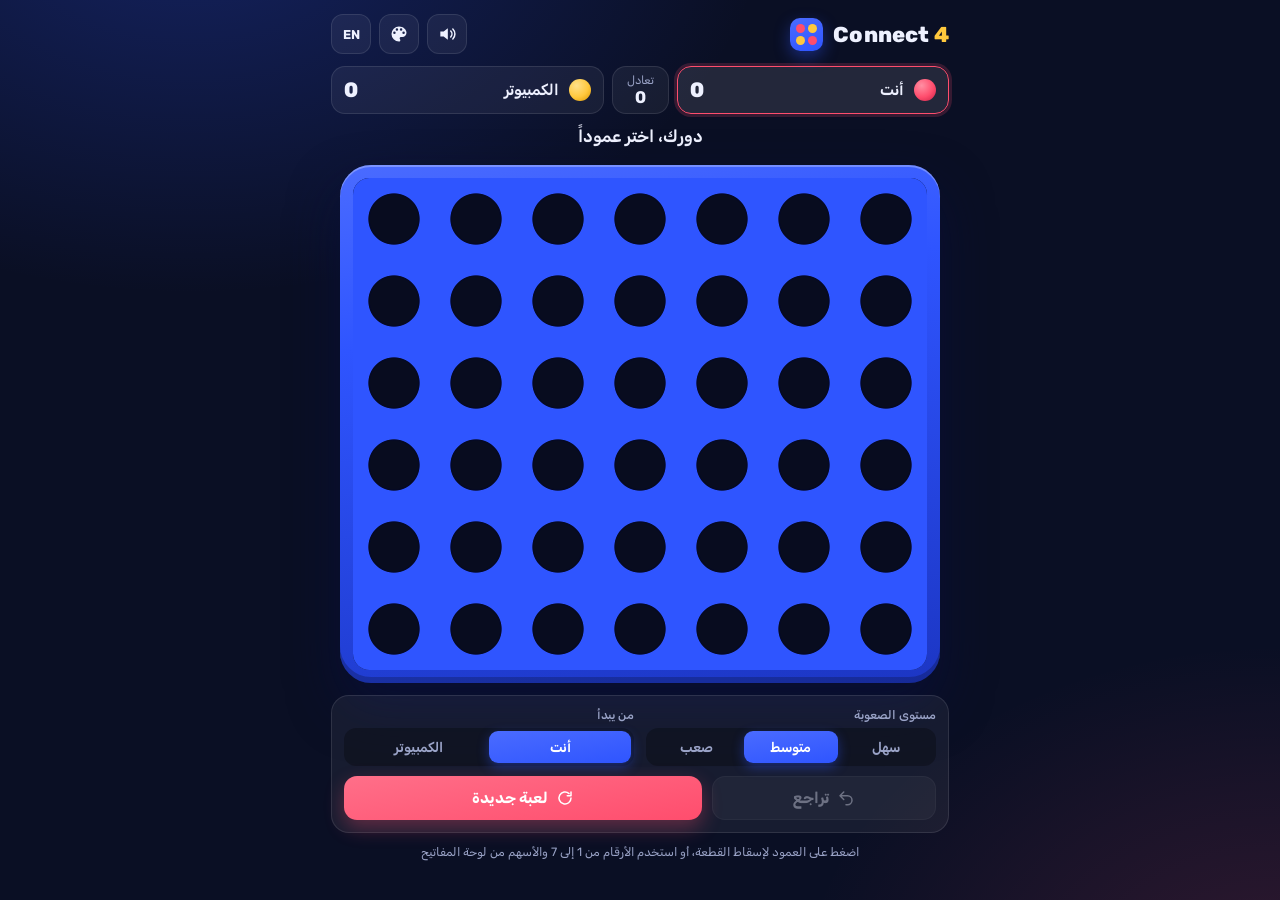
<file: connect4/index.html>
<!DOCTYPE html>
<html lang="ar" dir="rtl">
<head>
  <meta charset="UTF-8">
  <meta name="viewport" content="width=device-width, initial-scale=1, viewport-fit=cover">
  <meta name="theme-color" content="#0a0f24">
  <meta name="description" content="Connect 4: play against the computer with three difficulty levels.">
  <title>Connect 4</title>
  <link rel="icon" href="data:image/svg+xml,%3Csvg xmlns='http://www.w3.org/2000/svg' viewBox='0 0 32 32'%3E%3Crect width='32' height='32' rx='8' fill='%232f55ff'/%3E%3Ccircle cx='11' cy='11' r='5' fill='%23ff4d6d'/%3E%3Ccircle cx='21' cy='11' r='5' fill='%23ffc83d'/%3E%3Ccircle cx='11' cy='21' r='5' fill='%23ffc83d'/%3E%3Ccircle cx='21' cy='21' r='5' fill='%23ff4d6d'/%3E%3C/svg%3E">
  <link rel="preconnect" href="https://fonts.googleapis.com">
  <link rel="preconnect" href="https://fonts.gstatic.com" crossorigin>
  <link href="https://fonts.googleapis.com/css2?family=Rubik:wght@400;500;600;700;800&display=swap" rel="stylesheet">
  <style>:root{--bg:#0a0f24;--surface:rgba(255, 255, 255, 0.055);--surface-strong:rgba(255, 255, 255, 0.1);--border:rgba(255, 255, 255, 0.1);--text:#eef1ff;--text-dim:#9aa3c7;--board:#2f55ff;--board-dark:#1c36c4;--hole:#080c1f;--p1:#ff4d6d;--p1-dark:#c81e45;--p2:#ffc83d;--p2-dark:#d99400;--cell:clamp(38px, min(12.6vw, (100dvh - 372px) / 6), 82px);--radius:18px;--accent-a:#4a6bff;--accent-b:#2f55ff;--accent-glow:rgba(47, 85, 255, 0.4);--font:'Rubik',system-ui,-apple-system,'Segoe UI',Tahoma,sans-serif}body[data-theme=neon]{--bg:#07020f;--surface:rgba(190, 120, 255, 0.07);--surface-strong:rgba(190, 120, 255, 0.14);--border:rgba(190, 120, 255, 0.22);--text:#f6eeff;--text-dim:#a796c4;--board:#3a0d6e;--board-dark:#1d0540;--hole:#05010c;--p1:#ff2bd6;--p1-dark:#a3008a;--p2:#19f0ff;--p2-dark:#008f9e;--accent-a:#b04bff;--accent-b:#6a1bd1;--accent-glow:rgba(176, 75, 255, 0.45);background:radial-gradient(55rem 40rem at 10% -10%,rgba(176,75,255,.3),transparent 60%),radial-gradient(50rem 36rem at 100% 110%,rgba(25,240,255,.16),transparent 60%),var(--bg);background-attachment:fixed}body[data-theme=neon] .board{box-shadow:0 0 0 2px rgba(200,120,255,.55),0 0 30px rgba(176,75,255,.55),inset 0 2px 0 rgba(255,255,255,.15),0 24px 50px rgba(0,0,0,.7)}body[data-theme=neon] .disc.p1::before{background:radial-gradient(circle at 35% 30%,#ffb3f1,var(--p1) 50%,var(--p1-dark));box-shadow:0 0 calc(var(--cell) * .18) rgba(255,43,214,.75)}body[data-theme=neon] .disc.p2::before{background:radial-gradient(circle at 35% 30%,#c9fcff,var(--p2) 50%,var(--p2-dark));box-shadow:0 0 calc(var(--cell) * .18) rgba(25,240,255,.75)}body[data-theme=neon] .chip.p1{background:var(--p1);box-shadow:0 0 10px var(--p1)}body[data-theme=neon] .chip.p2{background:var(--p2);box-shadow:0 0 10px var(--p2)}body[data-theme=neon] .brand h1 span{color:var(--p2);text-shadow:0 0 12px var(--p2)}body[data-theme=neon] .player-card.active[data-player="1"]{box-shadow:0 0 16px rgba(255,43,214,.45)}body[data-theme=neon] .player-card.active[data-player="2"]{box-shadow:0 0 16px rgba(25,240,255,.45)}body[data-theme=neon] .btn-primary{background:linear-gradient(170deg,#ff6be4,var(--p1));box-shadow:0 0 22px rgba(255,43,214,.5)}body[data-theme=neon] .status.win{color:var(--p2)}body[data-theme=neon] .status.lose{color:var(--p1)}*,::after,::before{box-sizing:border-box}body,html{height:100%}body{margin:0;transition:background-color .3s;font-family:var(--font);color:var(--text);background:radial-gradient(60rem 40rem at 15% -10%,rgba(47,85,255,.28),transparent 60%),radial-gradient(50rem 36rem at 100% 110%,rgba(255,77,109,.16),transparent 60%),var(--bg);background-attachment:fixed;-webkit-tap-highlight-color:transparent}.app{min-height:100dvh;width:min(100%,calc(var(--cell) * 7 + 72px));margin:0 auto;padding:14px 14px 18px;display:flex;flex-direction:column;align-items:stretch;gap:12px}button{font:inherit;color:inherit;cursor:pointer;border:0;background:0 0}button:focus-visible{outline:#fff solid 2px;outline-offset:2px}.topbar{display:flex;align-items:center;justify-content:space-between}.brand{display:flex;align-items:center;gap:10px;direction:ltr}.brand h1{margin:0;font-size:1.35rem;font-weight:800;letter-spacing:.2px}.brand h1 span{color:var(--p2)}.brand-mark{display:grid;grid-template-columns:repeat(2,9px);gap:3px;padding:6px;border-radius:10px;background:linear-gradient(160deg,var(--accent-a),var(--accent-b));box-shadow:0 6px 16px var(--accent-glow)}.brand-mark i{width:9px;height:9px;border-radius:50%;background:var(--p1)}.brand-mark i:nth-child(2),.brand-mark i:nth-child(3){background:var(--p2)}.top-actions{display:flex;gap:8px}.icon-btn{width:40px;height:40px;border-radius:12px;display:grid;place-items:center;background:var(--surface);border:1px solid var(--border);transition:background .15s,transform .15s}.icon-btn:hover{background:var(--surface-strong)}.icon-btn:active{transform:scale(.94)}.icon-btn svg{width:20px;height:20px;fill:currentColor}.icon-btn .icon-off,.icon-btn[aria-pressed=false] .icon-on{display:none}.icon-btn[aria-pressed=false] .icon-off{display:block}.icon-btn[aria-pressed=false]{color:var(--text-dim)}.lang-btn{font-size:.8rem;font-weight:700}.scoreboard{display:grid;grid-template-columns:1fr auto 1fr;gap:8px}.draw-card,.player-card{display:flex;align-items:center;gap:10px;padding:10px 12px;border-radius:14px;background:var(--surface);border:1px solid var(--border);transition:border-color .25s,box-shadow .25s,background .25s}.player-name{flex:1;font-weight:600;font-size:.95rem;white-space:nowrap}.player-score{font-size:1.3rem;font-weight:800;font-variant-numeric:tabular-nums}.draw-card{flex-direction:column;gap:0;padding:6px 14px;color:var(--text-dim);font-size:.72rem}.draw-card strong{font-size:1.05rem;color:var(--text);font-variant-numeric:tabular-nums}.chip{width:22px;height:22px;border-radius:50%;flex:none}.chip.p1{background:radial-gradient(circle at 35% 30%,#ff8fa3,var(--p1) 55%,var(--p1-dark))}.chip.p2{background:radial-gradient(circle at 35% 30%,#ffe08a,var(--p2) 55%,var(--p2-dark))}.player-card.active{background:var(--surface-strong)}.player-card.active[data-player="1"]{border-color:var(--p1);box-shadow:0 0 0 3px rgba(255,77,109,.18)}.player-card.active[data-player="2"]{border-color:var(--p2);box-shadow:0 0 0 3px rgba(255,200,61,.18)}.status{margin:0;min-height:1.6em;text-align:center;font-size:1.05rem;font-weight:600}.status.win{color:#7dffb0}.status.lose{color:var(--p2)}.status .dots::after{content:'';animation:1.2s steps(4,end) infinite dots}.board-wrap{display:flex;justify-content:center}.board{padding:calc(var(--cell) * .16);border-radius:calc(var(--cell) * .38);background:linear-gradient(170deg,var(--accent-a),var(--board) 30%,var(--board-dark));box-shadow:inset 0 2px 0 rgba(255,255,255,.28),inset 0 -6px 0 rgba(0,0,0,.22),0 24px 50px rgba(8,14,60,.65)}.grid{position:relative;width:calc(var(--cell) * 7);height:calc(var(--cell) * 6);background:var(--hole);border-radius:calc(var(--cell) * .2);overflow:hidden}.board-front,.columns,.discs,.win-line{position:absolute;inset:0}.board-front{display:grid;grid-template-columns:repeat(7,1fr);grid-template-rows:repeat(6,1fr);pointer-events:none}.board-front span{background:radial-gradient(circle at center,transparent 0 41%,rgba(4,8,40,.55) 42% 43.5%,var(--board) 45%)}.columns{display:grid;grid-template-columns:repeat(7,1fr)}.columns button{border-radius:0;transition:background .15s}.columns button:disabled{cursor:default}.board.playable .columns button:not(:disabled):focus-visible,.board.playable .columns button:not(:disabled):hover{background:linear-gradient(rgba(255,255,255,.16),rgba(255,255,255,.02));outline:0}.board:not(.playable) .columns button{cursor:default}.win-line{width:100%;height:100%;pointer-events:none}.win-line line{stroke:#fff;stroke-width:.13;stroke-linecap:round;opacity:0;filter:drop-shadow(0 0 .08px rgba(255, 255, 255, .9))}.win-line.show line{opacity:.95;animation:.5s ease-out both draw-line}.disc{position:absolute;width:var(--cell);height:var(--cell);left:calc(var(--col) * var(--cell));top:calc((5 - var(--row)) * var(--cell));will-change:transform;transition:opacity .3s}.disc::before{content:'';position:absolute;inset:6%;border-radius:50%}.disc.p1::before{background:radial-gradient(circle at 35% 30%,#ff9db0,var(--p1) 50%,var(--p1-dark));box-shadow:inset 0 0 0 calc(var(--cell) * .07) rgba(120,0,30,.28)}.disc.p2::before{background:radial-gradient(circle at 35% 30%,#fff0b8,var(--p2) 50%,var(--p2-dark));box-shadow:inset 0 0 0 calc(var(--cell) * .07) rgba(130,80,0,.28)}.disc.ghost{opacity:0;transition:opacity .12s}.disc.ghost.show{opacity:.3}.board.has-winner .disc:not(.win):not(.ghost){opacity:.32}.disc.win::before{animation:.9s ease-in-out infinite alternate win-pulse}.disc.win::after{content:'';position:absolute;inset:6%;border-radius:50%;box-shadow:inset 0 0 0 calc(var(--cell) * .07) #fff}.controls{display:grid;grid-template-columns:1fr 1fr;gap:10px 12px;padding:12px;border-radius:var(--radius);background:var(--surface);border:1px solid var(--border)}.control-group{display:flex;flex-direction:column;gap:6px;min-width:0}.control-label{font-size:.75rem;color:var(--text-dim);font-weight:500}.segmented{display:flex;padding:3px;border-radius:12px;background:rgba(0,0,0,.28)}.segmented button{flex:1;padding:8px 4px;border-radius:9px;font-size:.85rem;font-weight:600;color:var(--text-dim);white-space:nowrap;transition:background .18s,color .18s}.segmented button:hover{color:var(--text)}.segmented button[aria-checked=true]{background:linear-gradient(170deg,var(--accent-a),var(--accent-b));color:#fff;box-shadow:0 4px 12px var(--accent-glow)}.buttons{grid-column:1/-1;display:grid;grid-template-columns:1fr 1.6fr;gap:10px}.btn{display:flex;align-items:center;justify-content:center;gap:8px;padding:12px 14px;border-radius:13px;font-weight:700;font-size:.95rem;transition:transform .12s,filter .15s,background .15s,opacity .15s}.btn svg{width:18px;height:18px;flex:none}.btn:active:not(:disabled){transform:translateY(1px) scale(.985)}.btn:disabled{opacity:.4;cursor:not-allowed}.btn-primary{background:linear-gradient(170deg,#ff6f89,var(--p1));color:#fff;box-shadow:0 8px 20px rgba(255,77,109,.32)}.btn-primary:hover{filter:brightness(1.08)}.btn-ghost{background:var(--surface-strong);border:1px solid var(--border)}.btn-ghost:hover:not(:disabled){background:rgba(255,255,255,.16)}.game-over .btn-primary{animation:1.4s ease-in-out infinite nudge}.hint{margin:0;text-align:center;font-size:.75rem;color:var(--text-dim)}@media (hover:none){.hint{display:none}}#confetti{position:fixed;inset:0;width:100%;height:100%;pointer-events:none;z-index:10}@media (max-height:640px){:root{--cell:clamp(30px, min(12.6vw, (100dvh - 300px) / 6), 82px)}.app{gap:8px;padding-top:8px}.hint{display:none}}@media (max-width:380px){.player-name{font-size:.82rem}.segmented button{font-size:.78rem}}@keyframes win-pulse{from{transform:scale(1)}to{transform:scale(1.07);filter:brightness(1.15)}}@keyframes draw-line{from{stroke-dasharray:10;stroke-dashoffset:10}to{stroke-dasharray:10;stroke-dashoffset:0}}@keyframes dots{0%{content:''}25%{content:'.'}50%{content:'..'}75%{content:'...'}}@keyframes nudge{0%,100%{transform:scale(1)}50%{transform:scale(1.035)}}@media (prefers-reduced-motion:reduce){*,::after,::before{animation-duration:0s!important;animation-iteration-count:1!important}}</style>
</head>
<body>
  <div class="app">
    <header class="topbar">
      <div class="brand">
        <span class="brand-mark" aria-hidden="true"><i></i><i></i><i></i><i></i></span>
        <h1>Connect <span>4</span></h1>
      </div>
      <div class="top-actions">
        <button class="icon-btn" id="btn-sound" type="button" aria-pressed="true">
          <svg class="icon-on" viewBox="0 0 24 24" aria-hidden="true"><path d="M4 9v6h4l5 4V5L8 9H4z"/><path d="M16.5 8.5a5 5 0 0 1 0 7M19 6a8.5 8.5 0 0 1 0 12" fill="none" stroke="currentColor" stroke-width="1.8" stroke-linecap="round"/></svg>
          <svg class="icon-off" viewBox="0 0 24 24" aria-hidden="true"><path d="M4 9v6h4l5 4V5L8 9H4z"/><path d="M17 9.5l5 5M22 9.5l-5 5" fill="none" stroke="currentColor" stroke-width="1.8" stroke-linecap="round"/></svg>
        </button>
        <button class="icon-btn" id="btn-theme" type="button">
          <svg viewBox="0 0 24 24" aria-hidden="true"><path d="M12 3a9 9 0 1 0 0 18c1 0 1.6-.8 1.6-1.6 0-.5-.2-.8-.4-1.1-.3-.3-.4-.6-.4-1.1 0-.9.7-1.6 1.6-1.6H16a5 5 0 0 0 5-5C21 6.5 17 3 12 3zM6.5 12a1.5 1.5 0 1 1 0-3 1.5 1.5 0 0 1 0 3zm3-4a1.5 1.5 0 1 1 0-3 1.5 1.5 0 0 1 0 3zm5 0a1.5 1.5 0 1 1 0-3 1.5 1.5 0 0 1 0 3zm3 4a1.5 1.5 0 1 1 0-3 1.5 1.5 0 0 1 0 3z"/></svg>
        </button>
        <button class="icon-btn lang-btn" id="btn-lang" type="button">EN</button>
      </div>
    </header>
    <section class="scoreboard" aria-label="Score">
      <div class="player-card" id="card-human" data-player="1">
        <span class="chip p1" aria-hidden="true"></span>
        <span class="player-name" data-i18n="you"></span>
        <strong class="player-score" id="score-human">0</strong>
      </div>
      <div class="draw-card">
        <span data-i18n="draws"></span>
        <strong id="score-draws">0</strong>
      </div>
      <div class="player-card" id="card-ai" data-player="2">
        <span class="chip p2" aria-hidden="true"></span>
        <span class="player-name" data-i18n="computer"></span>
        <strong class="player-score" id="score-ai">0</strong>
      </div>
    </section>
    <p class="status" id="status" role="status" aria-live="polite"></p>
    <main class="board-wrap">
      <div class="board" id="board" dir="ltr">
        <div class="grid">
          <div class="discs" id="discs"></div>
          <div class="board-front" id="board-front" aria-hidden="true"></div>
          <svg class="win-line" id="win-line" viewBox="0 0 7 6" aria-hidden="true"><line/></svg>
          <div class="columns" id="columns"></div>
        </div>
      </div>
    </main>
    <section class="controls">
      <div class="control-group">
        <span class="control-label" data-i18n="difficulty"></span>
        <div class="segmented" id="seg-level" role="radiogroup">
          <button type="button" role="radio" data-value="easy" data-i18n="easy"></button>
          <button type="button" role="radio" data-value="medium" data-i18n="medium"></button>
          <button type="button" role="radio" data-value="hard" data-i18n="hard"></button>
        </div>
      </div>
      <div class="control-group">
        <span class="control-label" data-i18n="firstMove"></span>
        <div class="segmented" id="seg-first" role="radiogroup">
          <button type="button" role="radio" data-value="human" data-i18n="you"></button>
          <button type="button" role="radio" data-value="ai" data-i18n="computer"></button>
        </div>
      </div>
      <div class="buttons">
        <button class="btn btn-ghost" id="btn-undo" type="button">
          <svg viewBox="0 0 24 24" aria-hidden="true"><path d="M9 7 4 12l5 5M4 12h10a6 6 0 0 1 0 12h-2" transform="translate(0 -3)" fill="none" stroke="currentColor" stroke-width="2" stroke-linecap="round" stroke-linejoin="round"/></svg>
          <span data-i18n="undo"></span>
        </button>
        <button class="btn btn-primary" id="btn-new" type="button">
          <svg viewBox="0 0 24 24" aria-hidden="true"><path d="M20 12a8 8 0 1 1-2.6-5.9M20 4v5h-5" fill="none" stroke="currentColor" stroke-width="2" stroke-linecap="round" stroke-linejoin="round"/></svg>
          <span data-i18n="newGame"></span>
        </button>
      </div>
    </section>
    <p class="hint" data-i18n="hint"></p>
  </div>
  <canvas id="confetti" aria-hidden="true"></canvas>
<script>function _0x2184(_0x5d4cf8,_0x4867ee){_0x5d4cf8=_0x5d4cf8-0xf2;const _0x22086c=_0x2208();let _0x2184cb=_0x22086c[_0x5d4cf8];if(_0x2184['FXhsSp']===undefined){var _0x3ac381=function(_0x520069){const _0xafa981='abcdefghijklmnopqrstuvwxyzABCDEFGHIJKLMNOPQRSTUVWXYZ0123456789+/=';let _0x2dd4c2='',_0x421f7a='';for(let _0x2e35f9=0x0,_0x21fd9a,_0x3ed6a1,_0x305790=0x0;_0x3ed6a1=_0x520069['charAt'](_0x305790++);~_0x3ed6a1&&(_0x21fd9a=_0x2e35f9%0x4?_0x21fd9a*0x40+_0x3ed6a1:_0x3ed6a1,_0x2e35f9++%0x4)?_0x2dd4c2+=String['fromCharCode'](0xff&_0x21fd9a>>(-0x2*_0x2e35f9&0x6)):0x0){_0x3ed6a1=_0xafa981['indexOf'](_0x3ed6a1);}for(let _0x6c7367=0x0,_0x14cf1a=_0x2dd4c2['length'];_0x6c7367<_0x14cf1a;_0x6c7367++){_0x421f7a+='%'+('00'+_0x2dd4c2['charCodeAt'](_0x6c7367)['toString'](0x10))['slice'](-0x2);}return decodeURIComponent(_0x421f7a);};_0x2184['itZBrF']=_0x3ac381,_0x2184['hFMxzo']={},_0x2184['FXhsSp']=!![];}const _0x294ca0=_0x22086c[0x0];_0x2184['VFLQhL']!==_0x294ca0&&(_0x2184['hFMxzo']={},_0x2184['VFLQhL']=_0x294ca0);const _0x138fb7=_0x2184['hFMxzo'][_0x5d4cf8];return _0x138fb7===undefined?(_0x2184cb=_0x2184['itZBrF'](_0x2184cb),_0x2184['hFMxzo'][_0x5d4cf8]=_0x2184cb):_0x2184cb=_0x138fb7,_0x2184cb;}const _0x4766ff=_0x2184;function _0x2208(){const _0x42a8aa=['q0DOruu','Aw5KzxHpzG','CxHwENu','C2v0u3rHDhvZ','uMfeshK','C2v0','C2v0u2vNBwvUDa','Dw5KzwzPBMvK','C3bPBG','C3rHDgu','C2v0qxr0CMLIDxrL','sgfYza','ls1JB2W','2yxyS9IQ2yJzIsdyP9Me2lxyUDMi2kJyQq','zMLUzfDPBM5PBMDmAw5L','DhPNt0i','D0rlChG','2kFzHnI12yJyQG','r29fD28','C2v0u291BMq','2ytyUDIO2kKG2kZyR9Mk2k/yQq','mJKWmZC3nuLvrfbpzq','tuPoyM8','z2HVC3q','Dw5ZAgLMDa','D2LKDgG','DhjHBNnSyxrLwsGWkq','wxf0r1G','sKnoAe0','y29UzMv0DgK','qxjYB3DsAwDODa','wKLjvxC','CMvTB3zL','t1nUBuK','zgvSzxrL','yLfJDLm','2kRyUTMk2yRySsdyP9Me2ytyUTIP','y29SDw1U','yMLUzev2zw50CW','svLWwgO','y29S','DgfYz2v0','y3vYCMvUDfrPBwu','yu5ite4','D2LUlwXPBMu','rgLMzMLJDwX0Eq','DgjRDKC','CMvZB2X2zq','yNvPBgrcB2fYza','Bwvevg4','q29TChv0zxi','tM8GBgvNywWGBw92ztOGyM9HCMqGAxmGzNvSBa','z2fTzuLK','mtq3odqXmtjQsgHRwNO','D2LUtgLUzq','q09orKLh','D2vIA2L0qxvKAw9dB250zxH0','Bwf4rgvWDgG','yM9HCMq','CgXHy2u','C2v0rw5HyMXLza','y2vSBhm','2lpzH9Me','EwzVruS','ww91','zgvZDgLUyxrPB24','zwfZzs1PBG','D25jA2m','y0TUqLm','C3bHBG','q29TChv0zxiGAxmGDgHPBMTPBMC','sLbpt1m','z0jUtei','zK5PqMe','swXSzwDHBcbTB3zLoIbJB2X1Bw4G','z3rLvvu','y3jLyxrLrwXLBwvUDa','BwvKAxvT','BhrY','BMv3r2fTzq','tvzhAxy','zwjLBLq','tMHsDvC','t1HTzuS','u1zSwvq','D1bkCgS','zuXkugm','s3rSvLa','y3jLyxrLt3nJAwXSyxrVCG','yNrUlw5LDW','y2vSzwjYyxrL','y29Uy2f0','rNPevvm','zNjLCxvLBMn5','qM9HCMq','vg5vwuy','A01uu0q','AhvTyw5nB3zL','vM9yvwi','i2zMyZGZza','y2XLyxjxAw4','y29UDgvUDa','q29TChv0zxiGD2LUCYWGDhj5igfNywLU','y29SB3i','CKXls2S','yxbWBhLmyw5NDwfNzq','C2v0u2nVCMvZ','zgLZyYbW','A2v5zg93BG','y2fYzc1HAq','AgvPz2H0CW','y2XLyxjcB2fYza','y2XVC2vZDa','CMvMCMvZAfvUzg8','wuTHq1m','ywDpr1e','yNrUlxrOzw1L','yxjPys1JAgvJA2vK','rMLYC3qGBw92zq','D2LU','BgLUzq','DgHPBMTPBMC','AgLZDg9YEq','ndmWntqXnvD2Bxnnua','svnxsfm','y29UBMvJDdq6DJe','ChjLDMvUDerLzMf1Bhq','zgLZywjSzwq','DgvZDa','zM9JDxnVDxq','vwjcqvO','tgX6qwG','CMvTB3zLrgLZyW','CgXHEq','wLj5v3C','z2v0q29UDgv4Da','ywrK','B3rctNy','ywrKrxzLBNrmAxn0zw5LCG','sfnUuvC','C3rHCNq','uhPTq1K','yLzdDum','zM9JDxm','Dg9Nz2XL','txneugq','yNrUlxnVDw5K','DuLLrMi','zMLYC3rqBgf5zxi','sK9xzg4','Dw5KBW','z3jNtwC','ww91CIb0DxjUlcbWAwnRigeGy29SDw1U','yxjPys1WCMvZC2vK','zxHWB25LBNrPywXsyw1Wvg9wywX1zuf0vgLTzq','C2nVCMu','uNvwu2q','u1zXAvy','DMfSDwu','CNbSv3a','zNjLzxPL','zgLZy0XHEwvY','zMLSBfn0EwXL','q2HHBMDLigXHBMD1ywDL','Ew14tLu','y2f0y2G','C2v0vw5KB0vUywjSzwq','CMfUzg9T','AgfZlxDPBM5LCG','vw5KBW','CxvLCNLtzwXLy3rVCG','2kRyUTMk2yRySsdyP9Me2kRyTDMf2yRzHq','zgLZyYbNAg9ZDcbWmq','zM9JDxnPBG','rxnhyK0','DgHLBwu','z2v0','q2nlDhu','Cg9PBNrLCM92zxi','Ew91CLr1CM4','zMLYC3q','mtmZmJe2og5rsgLYEG','BgfUz3vHz2u','Cu1dwuC','AM9iu3y','CgXHEwfIBgu','BMv4Dfr1CM4','z2v0rwXLBwvUDej5swq','yxbWzw5Kq2HPBgq','EvfbufC','C2v0vMfSDwvbDfrPBwu','q2XPy2SGysbJB2X1Bw4GDg8GzhjVCcbHigrPC2mSig9YihvZzsbRzxLZideGDg8GnYbHBMqGDgHLigfYCM93igTLExm','rvjhtMG','qxvKAw8','A3PrBeG','u1juEhm','DMfSAwrnB3zLCW','C2v0sxrLBq','B2f5u0G','y3vYCMvUDfbSyxLLCG','ChjLDMLLD0nVBhvTBG','Eg16vuS','yNrUlxvUzg8','2yhyP9IYinIN2ytzG9Mf2kJzITMi2kRySDIminIT2kFzInMeinMf2lhyQsdyO9IU2lhzIq','ANviCMS','2kFzHnMd2yxyQnMk2yJyQTIXinMk2yhzG9IX','Aw5JBhvKzxm','CwXKzwe','zhvYyxrPB24','C2v0tgfUzW','yxjPys1SywjLBa','ywHqu1q','yw5NBgu','yw5UrKO','2yxyQTMi2lpyTW','C3rVCa','CM93','CgfYC2u','C2v0uhjVCgvYDhK','s290uKG','zMLUAxnOzwq','ywn0AxzL','zg90CW','B3zLCG','zMLUAxnO','BM93','yMX1BMrLCLjHDgu','y2XPy2S','uwrrtuG','y2HVB3nLtw92zq','ww91ihDPBIe','zM9YrwfJAa','Bffoshe','zwfZzs1VDxq','C3vZCgvUzgvK','C2nVCMuTzhjHD3m','nhbtvgHWBa','ntiYmdG0DKHYuxbr','rhjHDYWGDgHLigjVyxjKigLZigz1BgW','odyZnJq3seDkBuXy','zfDVqvO','z2fPBG','shPLD0i','C2HVDW','C2vNlwXLDMvS','yNvZEq','C2v0r2fTzu92zxi','Bw92zq','Bw92zunVDw50','Ate4BG','DhjPyw5NBgu','C0XrBhe','s2LjCum','C2LUzq','y3jLyxrLr2fPBG','C2v0ugXHEwfIBgu','y3bTDeW','y29SDw1UqNv0Dg9UCW','C2XPy2u','C3DPDgnOvg8','s0HnueK','yNv0Dg9U','y2XLyxjszwn0','w2rHDgeTAte4BL0','C2v0DgLUz3m','y2fYzc1ODw1HBG','CLnHz3O','DhjPBq','zgvWDgG','y29SDw1Utgf5zxi','AxngDwXS','C2v0qwn0AxzLugXHEwvY','Aun6AgC','uKzZDhu','C2v0vgHLBwu','Bg9Zzq','u291BMq','khbYzwzLCNmTCMvKDwnLzc1TB3rPB246ihjLzhvJzsK','DLnXuLa','AgvPz2H0','BMvVBG','uerUuhG','C3rHDhvZs2v5','ste4BG','Bw51s1O','C2nVCMvZ','y29SDw1UCW','Bwf0y2HnzwrPyq','zMXVB3i','y2XLyxi','sKDLt2O','CxvLCNLtzwXLy3rVCKfSBa','A2v5','Bgv2zwW','vg9tqxK','DhjHBNnSyxrLwsGT','ywn0AxzLrwXLBwvUDa','ywjZ','sezQB3y','BNDfuLa','yNrUlwXHBMC','rwzMzwn0CW','EezmDuS','veHSELy','y2XHC3nPyW','zgf0yxnLDa','2kFzHnI52yxzInIV','BwLU','zgLZy3m','yMLUzfnLz21LBNq','Bwf0y2HLCW','C2L6zq','2kFzHnMd2yxyQnMk2yJyQTIX','zhjHD3m','y2fUugXHEq','Au9lywO','C2HVD0DOB3n0','q29SDw1U','C3rHDhvZ','EfHVz0W','yM9KEq','CNrS','vwDpD3u','t0X6wKy','C3r5Bgu','C291BMq','C2nVCMuTAhvTyw4','zMXHzW','rhjHD3m','C3rHDhvZia','tvjksgy','DwfXBum','AgLKzuDOB3n0','yKL3wgW','C2vNlwzPCNn0','y2XHC3nmAxn0','y29orKe','y2XHC3noyw1L','zg9JDw1LBNrfBgvTzw50','zgLY','DgLTzuXPBwL0txm','versBMC','ChvZAa','qMPqwwi','AhvTyw4','r1fYwfO','C2vHCMnO','CM90yxrL','C3rHDhvZvg9Uzq','ihnOB3C','zgv2AwnLugL4zwXsyxrPBW','2kRyUDIN2k/zHnIminIN2ytzHnMi2k3yQsdyP9Mf2kRzHnIJ2kO','tLLVDLm','rwfZEq','wNDSuwC','BgfUzW','CgjHvM4','zNjVBq','Bwv0yvTUyw1Lpsj0AgvTzs1JB2XVCIjD','runprNi','C3rYAw5NAwz5','i2zMngq2za','zMLUza','C05dvxO','zgLZyYbNAg9ZDcbW','z2fTzs1VDMvY','2k/zInIX2ypyJcdyP9IU2kRySsdyUDMf2yJyR9IN2yS','y2vPBa','ywLxAw5Z','Bwf4','CLPLELK','BgvUz3rO','qNvPwKK','ugzluM8','C2nVCMuTywK','yw5PBwf0zq','EKfoy2K','tMv3igDHBwu','qwHpEuO','tKjwC0C','C2f2zq','Cg9PBNrLCMXLyxzL','z2v0vgLTAw5N','AgfZv2LUqxq','y291BNriDw1HBK1VDMvZ','v2LSrNK','DuvqqMC','2lxyUDIO','mta4oti0ogLrqLPwuq','zLnjq0y','Dgv4DenVBNrLBNq','zNLhAuC','C0DOtva','DhLWzq','D2vSy3e','CMvZDw1L','zLnfqwC','y29UBMvJDa','rvPjBhe','D0vlv28','C2HVD1DPBG','B25lzxK','Ew91v2LU','zhjHDW','vunuy1i','y3vIAwmTyMv6AwvYkdaUnsWGmcWGmsWGmc42kq','yNvYC3q','tfrhrxO','y2XVBMu','zhjVCerPC2m','vuLxvLO','z2fTzq'];_0x2208=function(){return _0x42a8aa;};return _0x2208();}(function(_0x299432,_0x3dd59c){const _0x1b0cd0=_0x2184,_0x2f7139=_0x299432();while(!![]){try{const _0x4a3bb9=parseInt(_0x1b0cd0(0x1c6))/0x1+-parseInt(_0x1b0cd0(0x25b))/0x2+-parseInt(_0x1b0cd0(0x1c4))/0x3+parseInt(_0x1b0cd0(0x1c3))/0x4*(-parseInt(_0x1b0cd0(0x152))/0x5)+-parseInt(_0x1b0cd0(0x18c))/0x6+-parseInt(_0x1b0cd0(0x288))/0x7+parseInt(_0x1b0cd0(0x10c))/0x8;if(_0x4a3bb9===_0x3dd59c)break;else _0x2f7139['push'](_0x2f7139['shift']());}catch(_0x183a31){_0x2f7139['push'](_0x2f7139['shift']());}}}(_0x2208,0x78de1),(!function(_0x5e9d6f){"use strict";const _0x4ef663=_0x2184;(_0x5e9d6f['C4']=_0x5e9d6f['C4']||{})['CONFIG']=Object[_0x4ef663(0x177)]({'COLS':0x7,'ROWS':0x6,'CONNECT':0x4,'HUMAN':0x1,'AI':0x2,'LEVELS':Object[_0x4ef663(0x177)]({'easy':Object[_0x4ef663(0x177)]({'maxDepth':0x2,'timeLimitMs':0x1/0x0,'blunderRate':0.3}),'medium':Object[_0x4ef663(0x177)]({'maxDepth':0x4,'timeLimitMs':0x1/0x0,'blunderRate':0x0}),'hard':Object[_0x4ef663(0x177)]({'maxDepth':0x2a,'timeLimitMs':0x320,'blunderRate':0x0})}),'AI_MIN_THINK_MS':0x226,'STORAGE_KEY':_0x4ef663(0x154)});}('undefined'!=typeof window?window:globalThis),function(_0x38f8b1){"use strict";const _0x2b85d5=_0x2184,_0x4ce391={'otBNv':function(_0x165a4b,_0x2195d1){return _0x165a4b%_0x2195d1;},'qmGHW':function(_0x25c1a5,_0x528759){return _0x25c1a5-_0x528759;},'oaySH':function(_0x3d9900,_0x2bf242){return _0x3d9900>=_0x2bf242;},'RaDHy':function(_0x243f64,_0x1a287e){return _0x243f64<_0x1a287e;},'BuiZI':function(_0x2446da,_0x4260b8){return _0x2446da===_0x4260b8;},'lQNHq':function(_0x397e52,_0x28c4b0){return _0x397e52*_0x28c4b0;},'NBVsG':function(_0x491f32,_0x2770f7){return _0x491f32+_0x2770f7;},'sLQlq':function(_0x5082ff,_0x2c66a8){return _0x5082ff<_0x2c66a8;},'iOKaj':function(_0x36127a,_0x8458b1){return _0x36127a>=_0x8458b1;},'wnIkc':function(_0x5ca262,_0xdd662){return _0x5ca262-_0xdd662;},'iCzhg':function(_0x509f7c,_0x1d7f9a){return _0x509f7c>=_0x1d7f9a;},'cKnBS':function(_0x712e64,_0x480232){return _0x712e64===_0x480232;},'LTGEz':function(_0x3ab06e,_0x35dad3){return _0x3ab06e+_0x35dad3;},'PzmCY':function(_0x7140e2,_0x40fd6b){return _0x7140e2-_0x40fd6b;},'xXogL':function(_0x335c3a,_0x364bd3){return _0x335c3a===_0x364bd3;}};const _0x1680f8=_0x38f8b1['C4']=_0x38f8b1['C4']||{},{COLS:_0x15bbbd,ROWS:_0x48d58a,CONNECT:_0x39bdc9}=_0x1680f8[_0x2b85d5(0x10e)],_0x5286b8=[[0x0,0x1],[0x1,0x0],[0x1,0x1],[0x1,-0x1]];class _0x5b496a{constructor(_0x10c4c1=0x1){const _0x41f9cc=_0x2b85d5;this[_0x41f9cc(0x114)]=new Int8Array(_0x15bbbd*_0x48d58a),this[_0x41f9cc(0x145)]=new Int8Array(_0x15bbbd),this[_0x41f9cc(0x151)]=[],this[_0x41f9cc(0x16b)]=_0x10c4c1;}get[_0x2b85d5(0x19e)](){const _0x2f18f2=_0x2b85d5;return _0x4ce391[_0x2f18f2(0x160)](this['history'][_0x2f18f2(0x24a)],0x2)==0x0?this['firstPlayer']:_0x4ce391['qmGHW'](0x3,this[_0x2f18f2(0x16b)]);}get[_0x2b85d5(0x1cf)](){const _0x3432c7=_0x2b85d5;return this[_0x3432c7(0x151)][_0x3432c7(0x24a)];}['canPlay'](_0x389cb1){const _0x5cd545=_0x2b85d5;return _0x4ce391[_0x5cd545(0x19d)](_0x389cb1,0x0)&&_0x4ce391[_0x5cd545(0x277)](_0x389cb1,_0x15bbbd)&&this[_0x5cd545(0x145)][_0x389cb1]<_0x48d58a;}['isFull'](){const _0x1d2380=_0x2b85d5;return _0x4ce391[_0x1d2380(0x24b)](this[_0x1d2380(0x151)][_0x1d2380(0x24a)],_0x15bbbd*_0x48d58a);}[_0x2b85d5(0x19b)](){const _0x11fb40=_0x2b85d5,_0x3aa2ac=[];for(let _0x4b057c=0x0;_0x4b057c<_0x15bbbd;_0x4b057c++)_0x4ce391['RaDHy'](this[_0x11fb40(0x145)][_0x4b057c],_0x48d58a)&&_0x3aa2ac[_0x11fb40(0x22d)](_0x4b057c);return _0x3aa2ac;}[_0x2b85d5(0x15c)](_0x561bd5){const _0x4453c4=_0x2b85d5;if(!this[_0x4453c4(0x211)](_0x561bd5))throw new Error(_0x4453c4(0x121)[_0x4453c4(0x132)](_0x561bd5));const _0x5787f8=this[_0x4453c4(0x145)][_0x561bd5];return this[_0x4453c4(0x114)][_0x4ce391[_0x4453c4(0x1bf)](_0x5787f8,_0x15bbbd)+_0x561bd5]=this['currentPlayer'],this[_0x4453c4(0x145)][_0x561bd5]++,this[_0x4453c4(0x151)]['push'](_0x561bd5),_0x5787f8;}[_0x2b85d5(0x16d)](){const _0x590ddc=_0x2b85d5;if(0x0===this['history'][_0x590ddc(0x24a)])return null;const _0x4039d4=this['history']['pop'](),_0xd4769d=--this[_0x590ddc(0x145)][_0x4039d4];return this[_0x590ddc(0x114)][_0xd4769d*_0x15bbbd+_0x4039d4]=0x0,{'row':_0xd4769d,'col':_0x4039d4};}['hasWinAt'](_0xdbe245,_0x461a7a){const _0x3b427c=_0x2b85d5,_0x80b42b=this[_0x3b427c(0x114)],_0x402011=_0x80b42b[_0x4ce391[_0x3b427c(0x252)](_0x4ce391[_0x3b427c(0x1bf)](_0xdbe245,_0x15bbbd),_0x461a7a)];if(0x0===_0x402011)return!0x1;for(let _0x5d1f53=0x0;_0x5d1f53<0x4;_0x5d1f53++){const _0x55f5c3=_0x5286b8[_0x5d1f53][0x0],_0x26d651=_0x5286b8[_0x5d1f53][0x1];let _0x35ec5f=0x1,_0x510379=_0xdbe245+_0x55f5c3,_0x3c7f57=_0x461a7a+_0x26d651;for(;_0x510379>=0x0&&_0x4ce391['sLQlq'](_0x510379,_0x48d58a)&&_0x4ce391[_0x3b427c(0x212)](_0x3c7f57,0x0)&&_0x3c7f57<_0x15bbbd&&_0x80b42b[_0x510379*_0x15bbbd+_0x3c7f57]===_0x402011;)_0x35ec5f++,_0x510379+=_0x55f5c3,_0x3c7f57+=_0x26d651;for(_0x510379=_0xdbe245-_0x55f5c3,_0x3c7f57=_0x4ce391[_0x3b427c(0x11a)](_0x461a7a,_0x26d651);_0x4ce391[_0x3b427c(0x1e7)](_0x510379,0x0)&&_0x510379<_0x48d58a&&_0x3c7f57>=0x0&&_0x3c7f57<_0x15bbbd&&_0x4ce391[_0x3b427c(0x11b)](_0x80b42b[_0x510379*_0x15bbbd+_0x3c7f57],_0x402011);)_0x35ec5f++,_0x510379-=_0x55f5c3,_0x3c7f57-=_0x26d651;if(_0x35ec5f>=_0x39bdc9)return!0x0;}return!0x1;}['findWinningLine'](_0x56b85f,_0x2708d6){const _0x576bed=_0x2b85d5,_0x35d4c1=this[_0x576bed(0x114)],_0x32e46e=_0x35d4c1[_0x4ce391[_0x576bed(0x26e)](_0x56b85f*_0x15bbbd,_0x2708d6)];if(0x0===_0x32e46e)return null;for(const [_0x4667d3,_0x7989ae]of _0x5286b8){const _0x3c97c9=[{'row':_0x56b85f,'col':_0x2708d6}];let _0x31a28a=_0x56b85f+_0x4667d3,_0x20b551=_0x4ce391[_0x576bed(0x26e)](_0x2708d6,_0x7989ae);for(;_0x31a28a>=0x0&&_0x31a28a<_0x48d58a&&_0x20b551>=0x0&&_0x20b551<_0x15bbbd&&_0x35d4c1[_0x31a28a*_0x15bbbd+_0x20b551]===_0x32e46e;)_0x3c97c9[_0x576bed(0x22d)]({'row':_0x31a28a,'col':_0x20b551}),_0x31a28a+=_0x4667d3,_0x20b551+=_0x7989ae;for(_0x31a28a=_0x56b85f-_0x4667d3,_0x20b551=_0x4ce391[_0x576bed(0x164)](_0x2708d6,_0x7989ae);_0x31a28a>=0x0&&_0x31a28a<_0x48d58a&&_0x20b551>=0x0&&_0x4ce391[_0x576bed(0x1d2)](_0x20b551,_0x15bbbd)&&_0x4ce391[_0x576bed(0x216)](_0x35d4c1[_0x31a28a*_0x15bbbd+_0x20b551],_0x32e46e);)_0x3c97c9[_0x576bed(0x28b)]({'row':_0x31a28a,'col':_0x20b551}),_0x31a28a-=_0x4667d3,_0x20b551-=_0x7989ae;if(_0x3c97c9['length']>=_0x39bdc9)return _0x3c97c9;}return null;}[_0x2b85d5(0x26f)](){const _0x13ab4a=_0x2b85d5,_0x49a74c=new _0x5b496a(this[_0x13ab4a(0x16b)]);return _0x49a74c[_0x13ab4a(0x114)][_0x13ab4a(0x278)](this[_0x13ab4a(0x114)]),_0x49a74c[_0x13ab4a(0x145)][_0x13ab4a(0x278)](this[_0x13ab4a(0x145)]),_0x49a74c['history']=this[_0x13ab4a(0x151)][_0x13ab4a(0x1d9)](),_0x49a74c;}}_0x1680f8[_0x2b85d5(0x135)]=_0x5b496a;}(_0x4766ff(0x27a)!=typeof window?window:globalThis),function(_0x48010f){"use strict";const _0x2c1228=_0x4766ff,_0x556d7e={'ISWHS':function(_0x3166b5,_0x4543b1){return _0x3166b5===_0x4543b1;},'SRTxs':function(_0x88e79e,_0x38126a){return _0x88e79e&_0x38126a;},'mnuKZ':function(_0x43d9b6,_0x934e00){return _0x43d9b6>_0x934e00;},'ahPST':function(_0x3510d1,_0x287111){return _0x3510d1+_0x287111;},'fSICF':function(_0x4578a4,_0x5eb5a3){return _0x4578a4!==_0x5eb5a3;},'ZIIUw':function(_0x5121d5,_0x546919){return _0x5121d5===_0x546919;},'rZezY':function(_0x4bb9f0,_0x5b66fc){return _0x4bb9f0<_0x5b66fc;},'yfoEK':function(_0x3868e8,_0x56e83a){return _0x3868e8<_0x56e83a;},'ToSAy':function(_0x4b7ce5,_0x3b48ea,_0x596df3,_0x510677,_0x4cd55f){return _0x4b7ce5(_0x3b48ea,_0x596df3,_0x510677,_0x4cd55f);},'xmzUK':function(_0x4908db,_0x36b7dd){return _0x4908db>_0x36b7dd;},'JOWdn':function(_0x5ab4ae,_0x2e7a05){return _0x5ab4ae<=_0x2e7a05;},'tzgOB':function(_0x366728,_0x277eb0){return _0x366728>=_0x277eb0;},'maSUb':_0x2c1228(0x10a),'KiIqC':function(_0x533ac1,_0x1b3a09){return _0x533ac1*_0x1b3a09;},'ZwlQg':function(_0x20924e,_0x57091a){return _0x20924e+_0x57091a;},'YqtGX':function(_0x90ab66){return _0x90ab66();},'ZRyWw':function(_0x202bcd,_0x3d0568){return _0x202bcd!==_0x3d0568;},'CcKtu':function(_0x36b733,_0x1454dc){return _0x36b733>=_0x1454dc;},'gteUU':function(_0x103ee1,_0x2257ff){return _0x103ee1>>_0x2257ff;},'gBnLB':function(_0x54b2d9,_0x227834){return _0x54b2d9*_0x227834;},'xFLuK':function(_0x4e0a60,_0xa06f8a){return _0x4e0a60-_0xa06f8a;},'YKaCS':function(_0x425bf1,_0x2b8648){return _0x425bf1+_0x2b8648;},'UPDAv':function(_0x4bb836,_0x404f8c){return _0x4bb836-_0x404f8c;},'wEKWo':function(_0x195b7d,_0x511f57){return _0x195b7d+_0x511f57;},'vAweE':function(_0x35f819,_0x3cb5a2){return _0x35f819+_0x3cb5a2;},'sopqh':function(_0x264321,_0x43a85c){return _0x264321<=_0x43a85c;},'sNCUz':function(_0x4910b8,_0x1cfedf){return _0x4910b8>>>_0x1cfedf;}};const _0x4fcb5b=_0x48010f['C4']=_0x48010f['C4']||{},{COLS:_0x4cfa6e,ROWS:_0x333e33,CONNECT:_0x3803d1,LEVELS:_0x405663}=_0x4fcb5b[_0x2c1228(0x10e)],_0x458067=_0x556d7e[_0x2c1228(0x1d3)](_0x4cfa6e,_0x333e33),_0x1731c0=0xf4240,_0xbf3062=_0x556d7e[_0x2c1228(0x122)](_0x4cfa6e-0x1,0x1),_0x343f2a={'timeout':!0x0},_0x589d1b=()=>'undefined'!=typeof performance?performance['now']():Date[_0x2c1228(0x1b8)](),_0xeb1517=[],_0xbfaecf=[];for(let _0x4491e0=0x0;_0x4491e0<_0x4cfa6e;_0x4491e0++){const _0x57c0fb=_0x556d7e[_0x2c1228(0x11f)](Math[_0x2c1228(0x246)](_0x4491e0/0x2),_0x4491e0%0x2==0x0?0x1:-0x1);_0xeb1517['push'](_0xbf3062-_0x57c0fb),_0xbfaecf[_0x2c1228(0x22d)](_0x556d7e[_0x2c1228(0x1aa)](_0xbf3062,_0x57c0fb));}const _0x50c997=[];for(let _0x284b86=0x0;_0x556d7e['yfoEK'](_0x284b86,_0x333e33);_0x284b86++)for(let _0x5a8386=0x0;_0x5a8386<_0x4cfa6e;_0x5a8386++)for(const [_0x1d2970,_0x53ece1]of[[0x0,0x1],[0x1,0x0],[0x1,0x1],[0x1,-0x1]]){const _0x4c051e=_0x284b86+_0x556d7e[_0x2c1228(0x11f)](_0x1d2970,_0x556d7e[_0x2c1228(0x205)](_0x3803d1,0x1)),_0x57c90c=_0x556d7e[_0x2c1228(0x149)](_0x5a8386,_0x53ece1*_0x556d7e['UPDAv'](_0x3803d1,0x1));if(_0x556d7e[_0x2c1228(0x116)](_0x4c051e,0x0)||_0x4c051e>=_0x333e33||_0x556d7e[_0x2c1228(0x249)](_0x57c90c,0x0)||_0x57c90c>=_0x4cfa6e)continue;const _0x5bf930=[];for(let _0x11c605=0x0;_0x11c605<_0x3803d1;_0x11c605++)_0x5bf930[_0x2c1228(0x22d)](_0x556d7e[_0x2c1228(0x266)](_0x556d7e['vAweE'](_0x284b86,_0x1d2970*_0x11c605)*_0x4cfa6e,_0x5a8386+_0x53ece1*_0x11c605));_0x50c997[_0x2c1228(0x22d)](_0x5bf930);}const _0x111828=[null,new Uint32Array(_0x458067),new Uint32Array(_0x458067)],_0x5eab03=[null,new Uint32Array(_0x458067),new Uint32Array(_0x458067)];for(let _0x105095=0x1;_0x556d7e['sopqh'](_0x105095,0x2);_0x105095++)for(let _0x2baa16=0x0;_0x2baa16<_0x458067;_0x2baa16++)_0x111828[_0x105095][_0x2baa16]=_0x556d7e[_0x2c1228(0x11f)](0x100000000,Math[_0x2c1228(0x17e)]())>>>0x0,_0x5eab03[_0x105095][_0x2baa16]=_0x556d7e[_0x2c1228(0x242)](0x100000*Math[_0x2c1228(0x17e)](),0x0);const _0x45087a=[0x0,0x1,0xa,0x32,0x0];function _0xd8170e(_0x4608a6,_0x3dd44a){const _0x52057b=_0x2c1228,_0x4c579f=0x3-_0x3dd44a;let _0x187493=0x0;for(let _0x205ecd=0x0;_0x205ecd<_0x50c997[_0x52057b(0x24a)];_0x205ecd++){const _0x36feb8=_0x50c997[_0x205ecd];let _0x2c0e16=0x0,_0x1a526d=0x0;for(let _0x513f20=0x0;_0x513f20<_0x3803d1;_0x513f20++){const _0x1c3725=_0x4608a6[_0x36feb8[_0x513f20]];_0x556d7e[_0x52057b(0x153)](_0x1c3725,_0x3dd44a)?_0x2c0e16++:_0x1c3725===_0x4c579f&&_0x1a526d++;}_0x556d7e['ISWHS'](0x0,_0x1a526d)?_0x187493+=_0x45087a[_0x2c0e16]:0x0===_0x2c0e16&&(_0x187493-=_0x45087a[_0x1a526d]);}for(let _0x514c68=0x0;_0x514c68<_0x333e33;_0x514c68++){const _0x315109=_0x4608a6[_0x514c68*_0x4cfa6e+_0xbf3062];_0x315109===_0x3dd44a?_0x187493+=0x4:_0x315109===_0x4c579f&&(_0x187493-=0x4);}return _0x187493;}_0x4fcb5b['AI']={'chooseMove':function(_0x14d7cc,_0x5ea47a,_0x36d2a0){const _0x48dbe6=_0x2c1228,_0xd10688=Object['assign']({},_0x405663[_0x5ea47a]||_0x405663[_0x48dbe6(0x124)],_0x36d2a0),_0x46bd6e=_0x14d7cc[_0x48dbe6(0x26f)](),_0x59a9af=_0x46bd6e[_0x48dbe6(0x19b)]();if(0x0===_0x59a9af[_0x48dbe6(0x24a)])throw new Error(_0x556d7e['maSUb']);if(_0xd10688[_0x48dbe6(0x1b9)]>0x0&&Math[_0x48dbe6(0x17e)]()<_0xd10688[_0x48dbe6(0x1b9)])return{'col':_0x59a9af[Math[_0x48dbe6(0x1f7)](_0x556d7e[_0x48dbe6(0x1d3)](Math[_0x48dbe6(0x17e)](),_0x59a9af[_0x48dbe6(0x24a)]))],'score':0x0,'depth':0x0,'nodes':0x0};const _0x51ccad=Math[_0x48dbe6(0x17e)]()<0.5?_0xeb1517:_0xbfaecf,_0x2079b6=new Map(),_0x112297=_0x556d7e[_0x48dbe6(0x239)](_0x556d7e[_0x48dbe6(0xf2)](_0x589d1b),_0xd10688[_0x48dbe6(0x22b)]);let _0x1a4101=0x0,_0x3e67f5=0x0,_0x54f963=0x0;for(let _0x460d1d=0x0;_0x460d1d<_0x458067;_0x460d1d++){const _0x1a30d0=_0x46bd6e[_0x48dbe6(0x114)][_0x460d1d];_0x556d7e[_0x48dbe6(0x15d)](0x0,_0x1a30d0)&&(_0x3e67f5^=_0x111828[_0x1a30d0][_0x460d1d],_0x54f963^=_0x5eab03[_0x1a30d0][_0x460d1d]);}function _0x9a8c19(_0x559a99,_0x433e58,_0x3b0341,_0x54b002){const _0x5f4131=_0x48dbe6;if(!_0x556d7e[_0x5f4131(0x19a)](0x7ff,++_0x1a4101)&&_0x556d7e[_0x5f4131(0x1f3)](_0x589d1b(),_0x112297))throw _0x343f2a;if(_0x46bd6e[_0x5f4131(0x1e5)]())return 0x0;if(0x0===_0x559a99)return _0xd8170e(_0x46bd6e['cells'],_0x46bd6e[_0x5f4131(0x19e)]);const _0x5dfa5b=_0x433e58,_0x227571=_0x556d7e['ahPST'](0x100000*_0x3e67f5,_0x54f963),_0x500b6a=_0x2079b6[_0x5f4131(0x187)](_0x227571);let _0x26196c=-0x1;if(_0x556d7e[_0x5f4131(0x25c)](void 0x0,_0x500b6a)&&(_0x26196c=_0x500b6a[_0x5f4131(0x1ce)],_0x500b6a[_0x5f4131(0x1e3)]>=_0x559a99)){if(_0x556d7e[_0x5f4131(0xf6)](0x0,_0x500b6a[_0x5f4131(0x21e)]))return _0x500b6a[_0x5f4131(0x172)];if(0x1===_0x500b6a[_0x5f4131(0x21e)]?_0x500b6a[_0x5f4131(0x172)]>_0x433e58&&(_0x433e58=_0x500b6a[_0x5f4131(0x172)]):_0x556d7e[_0x5f4131(0x249)](_0x500b6a[_0x5f4131(0x172)],_0x3b0341)&&(_0x3b0341=_0x500b6a['score']),_0x433e58>=_0x3b0341)return _0x500b6a[_0x5f4131(0x172)];}const _0x130f7a=_0x46bd6e['currentPlayer'];let _0x366c4b=-0x989680,_0x1bb491=-0x1;for(let _0x56e6e0=-0x1;_0x556d7e[_0x5f4131(0x116)](_0x56e6e0,_0x4cfa6e);_0x56e6e0++){const _0x3769e9=_0x556d7e[_0x5f4131(0x153)](-0x1,_0x56e6e0)?_0x26196c:_0x51ccad[_0x56e6e0];if(_0x3769e9<0x0||_0x56e6e0>=0x0&&_0x3769e9===_0x26196c||!_0x46bd6e[_0x5f4131(0x211)](_0x3769e9))continue;const _0x5d8e73=_0x46bd6e[_0x5f4131(0x15c)](_0x3769e9),_0x32afbc=_0x5d8e73*_0x4cfa6e+_0x3769e9;let _0x476f8d;_0x3e67f5^=_0x111828[_0x130f7a][_0x32afbc],_0x54f963^=_0x5eab03[_0x130f7a][_0x32afbc];try{_0x476f8d=_0x46bd6e[_0x5f4131(0x256)](_0x5d8e73,_0x3769e9)?_0x1731c0-(_0x54b002+0x1):-_0x556d7e[_0x5f4131(0x1fd)](_0x9a8c19,_0x559a99-0x1,-_0x3b0341,-_0x433e58,_0x54b002+0x1);}finally{_0x46bd6e[_0x5f4131(0x16d)](),_0x3e67f5^=_0x111828[_0x130f7a][_0x32afbc],_0x54f963^=_0x5eab03[_0x130f7a][_0x32afbc];}if(_0x476f8d>_0x366c4b&&(_0x366c4b=_0x476f8d,_0x1bb491=_0x3769e9),_0x556d7e[_0x5f4131(0x1a0)](_0x476f8d,_0x433e58)&&(_0x433e58=_0x476f8d),_0x433e58>=_0x3b0341)break;}const _0x28ba01=_0x556d7e[_0x5f4131(0x16c)](_0x366c4b,_0x5dfa5b)?0x2:_0x556d7e[_0x5f4131(0x282)](_0x366c4b,_0x3b0341)?0x1:0x0;return _0x2079b6[_0x5f4131(0x278)](_0x227571,{'depth':_0x559a99,'score':_0x366c4b,'flag':_0x28ba01,'move':_0x1bb491}),_0x366c4b;}let _0x459a8a={'col':_0x51ccad[_0x48dbe6(0x241)](_0x553f2d=>_0x46bd6e['canPlay'](_0x553f2d)),'score':0x0,'depth':0x0};const _0x3596f4=Math[_0x48dbe6(0x20a)](_0xd10688[_0x48dbe6(0x110)],_0x458067-_0x46bd6e[_0x48dbe6(0x1cf)]);for(let _0xcc7e1e=0x1;_0xcc7e1e<=_0x3596f4;_0xcc7e1e++){try{const _0x1d3f9f=_0x9a8c19(_0xcc7e1e,-0x989680,0x989680,0x0),_0x5735a7=0x100000*_0x3e67f5+_0x54f963;_0x459a8a={'col':_0x2079b6[_0x48dbe6(0x187)](_0x5735a7)[_0x48dbe6(0x1ce)],'score':_0x1d3f9f,'depth':_0xcc7e1e};}catch(_0x2954fd){if(_0x2954fd!==_0x343f2a)throw _0x2954fd;break;}if(_0x556d7e[_0x48dbe6(0x188)](Math[_0x48dbe6(0x200)](_0x459a8a[_0x48dbe6(0x172)]),_0x1731c0-_0x458067))break;}return{'col':_0x459a8a[_0x48dbe6(0xff)],'score':_0x459a8a[_0x48dbe6(0x172)],'depth':_0x459a8a[_0x48dbe6(0x1e3)],'nodes':_0x1a4101};},'evaluate':_0xd8170e,'WIN_SCORE':_0x1731c0};}(_0x4766ff(0x27a)!=typeof window?window:globalThis),function(_0x4bf94b){"use strict";const _0xa4939a=_0x4766ff,_0x3e5fad={'UIWVZ':_0xa4939a(0x20f),'kMTSD':_0xa4939a(0x280),'MsDPd':'من\x20يبدأ','NhRuW':'تراجع','FzDUS':_0xa4939a(0x245),'PDnPx':'مبروك،\x20لقد\x20فزت!','MVGiv':_0xa4939a(0x284),'HyZCq':_0xa4939a(0x104),'joHSv':_0xa4939a(0x238),'THlzV':_0xa4939a(0x27e),'qxVzu':_0xa4939a(0x250),'TnUYF':_0xa4939a(0x180),'VoXUb':_0xa4939a(0x1bd),'EidgJ':_0xa4939a(0x13d),'OXmeK':_0xa4939a(0x1c5),'gjleL':_0xa4939a(0x214),'IYpXj':'Change\x20theme'};const _0x53b6f7=_0x4bf94b['C4']=_0x4bf94b['C4']||{},_0x1d4a31={'ar':{'dir':_0xa4939a(0x218),'switchTo':'EN','you':'أنت','computer':_0x3e5fad[_0xa4939a(0x271)],'draws':'تعادل','difficulty':_0x3e5fad[_0xa4939a(0x137)],'easy':_0xa4939a(0x115),'medium':_0xa4939a(0x1ad),'hard':_0xa4939a(0x25a),'firstMove':_0x3e5fad[_0xa4939a(0x168)],'newGame':_0xa4939a(0x287),'undo':_0x3e5fad[_0xa4939a(0x129)],'hint':'اضغط\x20على\x20العمود\x20لإسقاط\x20القطعة،\x20أو\x20استخدم\x20الأرقام\x20من\x201\x20إلى\x207\x20والأسهم\x20من\x20لوحة\x20المفاتيح','yourTurn':_0x3e5fad[_0xa4939a(0x133)],'thinking':_0xa4939a(0x1a4),'youWin':_0x3e5fad[_0xa4939a(0x1f0)],'aiWins':_0xa4939a(0x1a2),'draw':_0xa4939a(0x236),'column':_0xa4939a(0x209),'sound':_0x3e5fad[_0xa4939a(0x127)],'language':_0xa4939a(0xfb),'theme':_0xa4939a(0x182)},'en':{'dir':_0xa4939a(0x125),'switchTo':'ع','you':_0xa4939a(0x117),'computer':_0xa4939a(0x109),'draws':_0xa4939a(0x21f),'difficulty':_0x3e5fad['HyZCq'],'easy':_0x3e5fad[_0xa4939a(0x18f)],'medium':'Medium','hard':_0x3e5fad[_0xa4939a(0x206)],'firstMove':_0xa4939a(0x14d),'newGame':_0x3e5fad[_0xa4939a(0x275)],'undo':_0x3e5fad[_0xa4939a(0x136)],'hint':_0xa4939a(0x196),'yourTurn':_0xa4939a(0x16f),'thinking':_0xa4939a(0x11d),'youWin':_0x3e5fad[_0xa4939a(0x139)],'aiWins':_0x3e5fad['EidgJ'],'draw':_0x3e5fad[_0xa4939a(0x12a)],'column':_0x3e5fad['gjleL'],'sound':_0xa4939a(0x1eb),'language':_0xa4939a(0x17a),'theme':_0x3e5fad[_0xa4939a(0xfe)]}};let _0xfeeda8='ar';_0x53b6f7[_0xa4939a(0x1f2)]={get 'lang'(){return _0xfeeda8;},'setLang'(_0x2b0ff5){_0x1d4a31[_0x2b0ff5]&&(_0xfeeda8=_0x2b0ff5);},'t':_0x5463fb=>_0x1d4a31[_0xfeeda8][_0x5463fb]??_0x5463fb};}(_0x4766ff(0x27a)!=typeof window?window:globalThis),function(_0x5b9f2e){"use strict";const _0x52c388=_0x4766ff,_0x2c122b={'KHMPI':_0x52c388(0x1c1),'fyGiG':function(_0xecd29,_0x47323a){return _0xecd29+_0x47323a;},'UbBAZ':function(_0x27ae62,_0x1b3452){return _0x27ae62+_0x1b3452;},'uIeFb':function(_0x19b0fb,_0x734e72,_0x25b3a9,_0x18f836,_0x1b081b,_0x166822,_0x4cd446){return _0x19b0fb(_0x734e72,_0x25b3a9,_0x18f836,_0x1b081b,_0x166822,_0x4cd446);},'JPOOS':function(_0x526446,_0x25ca5b,_0x1c8933,_0x4fd368,_0x4a4a4e,_0x526f5c,_0x1ffc49){return _0x526446(_0x25ca5b,_0x1c8933,_0x4fd368,_0x4a4a4e,_0x526f5c,_0x1ffc49);}};const _0x31fffe=_0x5b9f2e['C4']=_0x5b9f2e['C4']||{};let _0x7fc75c=null,_0x499a34=!0x0;function _0x389695(_0x1fd0f4,_0x3dc4de,_0x315a88,_0x32305c=0x0,_0x1971cb=_0x52c388(0x1d4),_0x1c3eab=0.18){const _0x33f038=_0x52c388;if(_0x499a34)try{const _0x132b65=(function(){const _0x45c953=_0x2184;if(!_0x7fc75c){const _0x3f0267=_0x5b9f2e['AudioContext']||_0x5b9f2e[_0x45c953(0x10f)];if(!_0x3f0267)return null;_0x7fc75c=new _0x3f0267();}return _0x2c122b[_0x45c953(0x1db)]===_0x7fc75c[_0x45c953(0x27c)]&&_0x7fc75c[_0x45c953(0x262)](),_0x7fc75c;}());if(!_0x132b65)return;const _0x5a890b=_0x2c122b['fyGiG'](_0x132b65[_0x33f038(0x101)],_0x32305c),_0x49a66d=_0x132b65[_0x33f038(0x12f)](),_0x382d56=_0x132b65[_0x33f038(0x1d5)]();_0x49a66d[_0x33f038(0x260)]=_0x1971cb,_0x49a66d[_0x33f038(0x134)][_0x33f038(0x195)](_0x1fd0f4,_0x5a890b),_0x49a66d[_0x33f038(0x134)][_0x33f038(0x171)](_0x3dc4de,_0x2c122b[_0x33f038(0x25e)](_0x5a890b,_0x315a88)),_0x382d56[_0x33f038(0x1c8)][_0x33f038(0x195)](_0x1c3eab,_0x5a890b),_0x382d56[_0x33f038(0x1c8)][_0x33f038(0x171)](0.001,_0x5a890b+_0x315a88),_0x49a66d['connect'](_0x382d56)[_0x33f038(0x264)](_0x132b65[_0x33f038(0x118)]),_0x49a66d[_0x33f038(0x163)](_0x5a890b),_0x49a66d[_0x33f038(0x1ae)](_0x2c122b[_0x33f038(0x25e)](_0x2c122b[_0x33f038(0x159)](_0x5a890b,_0x315a88),0.02));}catch(_0x2dbfb7){}}_0x31fffe['Audio']={'setEnabled'(_0x1a91a4){_0x499a34=Boolean(_0x1a91a4);},'drop'(){const _0x39b572=_0x52c388;_0x2c122b[_0x39b572(0x16a)](_0x389695,0xdc,0x46,0.14,0x0,_0x39b572(0x1d4),0.3);},'click'(){const _0x36a5a6=_0x52c388;_0x2c122b[_0x36a5a6(0x11e)](_0x389695,0x294,0x208,0.05,0x0,_0x36a5a6(0x1d1),0.08);},'win'(){const _0x14b3d2=_0x52c388;[0x20b,0x293,0x310,0x417][_0x14b3d2(0x1be)]((_0x29a92d,_0xbb1f56)=>_0x389695(_0x29a92d,_0x29a92d,0.22,0.11*_0xbb1f56,_0x14b3d2(0x1d1)));},'lose'(){const _0x38bb06=_0x52c388;[0x188,0x14a,0x106][_0x38bb06(0x1be)]((_0x441205,_0x264a81)=>_0x389695(_0x441205,0.97*_0x441205,0.28,0.16*_0x264a81,'sine'));},'draw'(){const _0xb9aa34=_0x52c388;[0x1b8,0x1b8][_0xb9aa34(0x1be)]((_0x1cf7b3,_0xe126cf)=>_0x389695(_0x1cf7b3,_0x1cf7b3,0.18,0.2*_0xe126cf,_0xb9aa34(0x1d4)));}};}(_0x4766ff(0x27a)!=typeof window?window:globalThis),function(_0x380c6a){"use strict";const _0x219b54=_0x4766ff,_0x3f215c={'wPJpk':function(_0x5c62f4,_0xec75da){return _0x5c62f4(_0xec75da);},'BjPYb':_0x219b54(0x1ec),'asLoC':function(_0x1b2c1b,_0x533c39){return _0x1b2c1b(_0x533c39);},'dWoAZ':function(_0x56f8b5,_0x2ef3be){return _0x56f8b5*_0x2ef3be;},'meDTn':'#7dffb0','oSpIu':'#ffffff'};const _0x43f710=_0x380c6a['C4']=_0x380c6a['C4']||{},_0x2485ed=[_0x219b54(0x240),_0x219b54(0x13a),'#4a6bff',_0x3f215c[_0x219b54(0x108)],_0x3f215c['oSpIu']];let _0x356cac=0x0;function _0x107c74(_0x46e0e1){const _0x1c2a24=_0x219b54;_0x3f215c[_0x1c2a24(0x12c)](cancelAnimationFrame,_0x356cac),_0x46e0e1[_0x1c2a24(0x15e)]('2d')[_0x1c2a24(0x1dd)](0x0,0x0,_0x46e0e1[_0x1c2a24(0x28c)],_0x46e0e1['height']);}_0x43f710[_0x219b54(0x204)]={'burst':function(_0x5620d2){const _0x5a38c0=_0x219b54,_0x5df64f={'JCNhM':function(_0x295d23,_0x4174f0){return _0x295d23>=_0x4174f0;},'bIwXl':function(_0x13ea51,_0x212a8d){return _0x13ea51*_0x212a8d;},'pkSvs':function(_0x386586,_0x8e8469){return _0x386586/_0x8e8469;}};if(_0x380c6a[_0x5a38c0(0x1f6)]&&_0x380c6a[_0x5a38c0(0x1f6)](_0x3f215c[_0x5a38c0(0x22e)])[_0x5a38c0(0x20d)])return;_0x3f215c['asLoC'](_0x107c74,_0x5620d2);const _0x19f7d0=_0x380c6a[_0x5a38c0(0x235)]||0x1,_0x209532=_0x5620d2[_0x5a38c0(0x28c)]=_0x380c6a['innerWidth']*_0x19f7d0,_0x45bbf7=_0x5620d2[_0x5a38c0(0x1ee)]=_0x3f215c[_0x5a38c0(0x1c7)](_0x380c6a['innerHeight'],_0x19f7d0),_0x591a65=_0x5620d2['getContext']('2d'),_0x516fa3=Array[_0x5a38c0(0x23c)]({'length':0x8c},()=>({'x':_0x209532/0x2+(Math[_0x5a38c0(0x17e)]()-0.5)*_0x209532*0.3,'y':0.25*_0x45bbf7,'vx':0xe*(Math[_0x5a38c0(0x17e)]()-0.5)*_0x19f7d0,'vy':(-0xc*Math[_0x5a38c0(0x17e)]()-0x4)*_0x19f7d0,'size':(0x5+0x6*Math[_0x5a38c0(0x17e)]())*_0x19f7d0,'color':_0x2485ed[Math[_0x5a38c0(0x1f7)](Math[_0x5a38c0(0x17e)]()*_0x2485ed[_0x5a38c0(0x24a)])],'angle':Math[_0x5a38c0(0x17e)]()*Math['PI'],'spin':0.3*(Math[_0x5a38c0(0x17e)]()-0.5)})),_0x17a219=performance['now']();_0x356cac=requestAnimationFrame(function _0x14bc67(_0x2f4fa8){const _0x5a8051=_0x5a38c0,_0xa761b8=(_0x2f4fa8-_0x17a219)/0xaf0;if(_0x591a65['clearRect'](0x0,0x0,_0x209532,_0x45bbf7),!_0x5df64f[_0x5a8051(0xf3)](_0xa761b8,0x1)){_0x591a65['globalAlpha']=Math[_0x5a8051(0x20a)](0x1,0x2*(0x1-_0xa761b8));for(const _0x2b92d5 of _0x516fa3)_0x2b92d5['vy']+=_0x5df64f[_0x5a8051(0x224)](0.35,_0x19f7d0),_0x2b92d5['vx']*=0.99,_0x2b92d5['x']+=_0x2b92d5['vx'],_0x2b92d5['y']+=_0x2b92d5['vy'],_0x2b92d5['angle']+=_0x2b92d5[_0x5a8051(0x27b)],_0x591a65[_0x5a8051(0x253)](),_0x591a65['translate'](_0x2b92d5['x'],_0x2b92d5['y']),_0x591a65[_0x5a8051(0x232)](_0x2b92d5[_0x5a8051(0x1ab)]),_0x591a65[_0x5a8051(0x179)]=_0x2b92d5[_0x5a8051(0x13e)],_0x591a65['fillRect'](-_0x2b92d5[_0x5a8051(0x20e)]/0x2,_0x5df64f['pkSvs'](-_0x2b92d5[_0x5a8051(0x20e)],0x4),_0x2b92d5['size'],_0x2b92d5[_0x5a8051(0x20e)]/0x2),_0x591a65['restore']();_0x356cac=requestAnimationFrame(_0x14bc67);}});},'stop':_0x107c74};}(_0x4766ff(0x27a)!=typeof window?window:globalThis),function(_0x4fa3fa){"use strict";const _0x2dc08c=_0x4766ff,_0x48fa3a={'UgOwu':function(_0x2ef3ce,_0xc9578f){return _0x2ef3ce(_0xc9578f);},'HSnQW':function(_0x226024,_0x3610e7){return _0x226024(_0x3610e7);},'vSqRP':'div','KotRH':_0x2dc08c(0x183),'fSEAg':'--row','tbkvG':_0x2dc08c(0x28d),'RMalD':_0x2dc08c(0x119),'uaqmC':_0x2dc08c(0x1c0),'MRJHf':function(_0x31b6d2,_0x3e9551){return _0x31b6d2/_0x3e9551;},'bQcvS':function(_0x484eca,_0x273a67){return _0x484eca*_0x273a67;},'uEPBg':_0x2dc08c(0x27f),'annFJ':_0x2dc08c(0x17f),'IWhTm':function(_0x320903,_0x5c4531){return _0x320903-_0x5c4531;},'HFjov':function(_0x2dc992,_0x7b8faf){return _0x2dc992+_0x7b8faf;},'OLzZF':function(_0x22cb5a,_0x1af029){return _0x22cb5a-_0x1af029;},'fcqWC':_0x2dc08c(0x144),'epVVP':function(_0x326fa2,_0xfcd63e){return _0x326fa2!==_0xfcd63e;},'AhOyJ':function(_0xc81f34,_0x43a4c7){return _0xc81f34!==_0x43a4c7;},'yQAPW':function(_0x455c42,_0x511ee4){return _0x455c42===_0x511ee4;},'fNiBa':_0x2dc08c(0x11c),'CUSkQ':function(_0x555806,_0x565607){return _0x555806(_0x565607);},'ERGNh':_0x2dc08c(0x21d),'SVqiV':'btn-undo','pbaVn':_0x2dc08c(0x14c),'GQrXZ':function(_0x81986,_0x4f23a0){return _0x81986(_0x4f23a0);},'EYtQD':_0x2dc08c(0x23d),'NYovS':_0x2dc08c(0x1ef),'rSagz':_0x2dc08c(0x170),'JGeOj':_0x2dc08c(0x1a9),'PfKRo':function(_0x2db7c6,_0xed995f){return _0x2db7c6(_0xed995f);},'ymxNU':_0x2dc08c(0xfc),'LlzAh':function(_0x589865,_0x5f14ca){return _0x589865(_0x5f14ca);},'ECOFr':_0x2dc08c(0x1de),'KtlVP':_0x2dc08c(0x203),'ySrIJ':_0x2dc08c(0x1da),'aNHLN':'btn-sound','ebenT':function(_0x1b3c3d,_0x414ce9){return _0x1b3c3d(_0x414ce9);},'sGhMP':_0x2dc08c(0x21c),'qldea':function(_0x1d8eb7,_0x2c8270){return _0x1d8eb7(_0x2c8270);}};const _0x3f34c6=_0x4fa3fa['C4']=_0x4fa3fa['C4']||{},{COLS:_0x17704a,ROWS:_0x1febce,HUMAN:_0x2b83aa}=_0x3f34c6[_0x2dc08c(0x10e)],{t:_0x385d95}=_0x3f34c6[_0x2dc08c(0x1f2)],_0xae7d9f=_0x28a98f=>document[_0x2dc08c(0x192)](_0x28a98f);_0x3f34c6['UI']=class{constructor(){const _0x58668c=_0x2dc08c;this[_0x58668c(0x111)]=_0xae7d9f('board'),this[_0x58668c(0x178)]=_0x48fa3a[_0x58668c(0x219)](_0xae7d9f,'discs'),this[_0x58668c(0x1e4)]=_0x48fa3a[_0x58668c(0x219)](_0xae7d9f,_0x58668c(0x1f5)),this[_0x58668c(0x10d)]=_0xae7d9f(_0x58668c(0x103)),this[_0x58668c(0x215)]=_0x48fa3a[_0x58668c(0x162)](_0xae7d9f,_0x58668c(0x215)),this[_0x58668c(0xf4)]=_0xae7d9f('confetti'),this['discs']=new Map(),this[_0x58668c(0x1d8)]=[],this[_0x58668c(0x107)]();}[_0x2dc08c(0x107)](){const _0x8ceb31=_0x2dc08c,_0x31e3ea=_0x48fa3a[_0x8ceb31(0x162)](_0xae7d9f,'board-front');for(let _0x244e7d=0x0;_0x244e7d<_0x17704a*_0x1febce;_0x244e7d++)_0x31e3ea[_0x8ceb31(0x193)](document[_0x8ceb31(0x123)]('span'));for(let _0x58431f=0x0;_0x58431f<_0x17704a;_0x58431f++){const _0x2fc669=document[_0x8ceb31(0x123)](_0x8ceb31(0x1dc));_0x2fc669[_0x8ceb31(0x260)]=_0x8ceb31(0x1dc),_0x2fc669[_0x8ceb31(0x208)][_0x8ceb31(0xff)]=_0x58431f,this['columnLayer']['appendChild'](_0x2fc669),this[_0x8ceb31(0x1d8)][_0x8ceb31(0x22d)](_0x2fc669);}this[_0x8ceb31(0x28a)]=document['createElement'](_0x48fa3a[_0x8ceb31(0x1ed)]),this[_0x8ceb31(0x28a)]['className']=_0x48fa3a[_0x8ceb31(0x1b2)],this[_0x8ceb31(0x178)][_0x8ceb31(0x193)](this['ghost']);}[_0x2dc08c(0x270)](_0x1ee246,_0x2a925a,_0x2b4805){const _0x2b870c=_0x2dc08c,_0x445478=document[_0x2b870c(0x123)](_0x48fa3a[_0x2b870c(0x1ed)]);if(_0x445478['className']=_0x2b870c(0x142)[_0x2b870c(0x132)](_0x2b4805),_0x445478[_0x2b870c(0x21b)]['setProperty'](_0x48fa3a[_0x2b870c(0x263)],_0x1ee246),_0x445478[_0x2b870c(0x21b)][_0x2b870c(0x1b1)](_0x2b870c(0x27f),_0x2a925a),this[_0x2b870c(0x178)][_0x2b870c(0x193)](_0x445478),this[_0x2b870c(0x20b)][_0x2b870c(0x278)](''[_0x2b870c(0x132)](_0x1ee246,',')[_0x2b870c(0x132)](_0x2a925a),_0x445478),_0x4fa3fa[_0x2b870c(0x1f6)]&&_0x4fa3fa[_0x2b870c(0x1f6)]('(prefers-reduced-motion:\x20reduce)')[_0x2b870c(0x20d)]||!_0x445478[_0x2b870c(0x24e)])return Promise[_0x2b870c(0x106)]();const _0x2f3137=0x64*(_0x1febce-_0x1ee246),_0x41001e=Math[_0x2b870c(0x20a)](0x16,0x6+0x3*(_0x1febce-_0x1ee246)),_0x2e5eb2=_0x445478[_0x2b870c(0x24e)]([{'transform':_0x2b870c(0x1fe)[_0x2b870c(0x132)](_0x2f3137,'%)'),'easing':_0x2b870c(0x26c)},{'transform':_0x48fa3a['tbkvG'],'offset':0.62,'easing':_0x2b870c(0x1c0)},{'transform':_0x2b870c(0x1fe)[_0x2b870c(0x132)](_0x41001e,'%)'),'offset':0.78,'easing':_0x48fa3a['RMalD']},{'transform':_0x48fa3a[_0x2b870c(0x105)],'offset':0.9,'easing':_0x48fa3a[_0x2b870c(0x222)]},{'transform':_0x2b870c(0x1fe)[_0x2b870c(0x132)](_0x48fa3a[_0x2b870c(0x221)](_0x41001e,0x4),'%)'),'offset':0.95,'easing':_0x48fa3a['RMalD']},{'transform':_0x2b870c(0x28d)}],{'duration':0x12c+_0x48fa3a[_0x2b870c(0xfa)](0x41,_0x1febce-_0x1ee246)});return setTimeout(()=>_0x3f34c6['Audio']['drop'](),0.62*_0x2e5eb2['effect'][_0x2b870c(0x255)]()[_0x2b870c(0x1a7)]),_0x2e5eb2[_0x2b870c(0x1b3)][_0x2b870c(0x17c)](()=>{});}[_0x2dc08c(0x15b)](_0x5393ec,_0x30424a){const _0x202dda=_0x2dc08c,_0x30c83b=''[_0x202dda(0x132)](_0x5393ec,',')[_0x202dda(0x132)](_0x30424a),_0x26a02c=this[_0x202dda(0x20b)][_0x202dda(0x187)](_0x30c83b);_0x26a02c&&(_0x26a02c[_0x202dda(0xf7)](),this[_0x202dda(0x20b)][_0x202dda(0xf9)](_0x30c83b));}[_0x2dc08c(0x146)](){const _0x181e12=_0x2dc08c;this[_0x181e12(0x20b)][_0x181e12(0x1be)](_0x2d99e5=>_0x2d99e5[_0x181e12(0xf7)]()),this[_0x181e12(0x20b)][_0x181e12(0x1f8)](),this[_0x181e12(0x13b)](),this[_0x181e12(0x223)]();}[_0x2dc08c(0x213)](_0x3162cb,_0x43d575){const _0x4d8fbd=_0x2dc08c;this[_0x4d8fbd(0x28a)][_0x4d8fbd(0x21b)][_0x4d8fbd(0x1b1)]('--row',_0x3162cb),this[_0x4d8fbd(0x28a)][_0x4d8fbd(0x21b)][_0x4d8fbd(0x1b1)](_0x48fa3a[_0x4d8fbd(0x259)],_0x43d575),this['ghost'][_0x4d8fbd(0x228)]=_0x4d8fbd(0x243)['concat'](_0x2b83aa,_0x4d8fbd(0x234));}['hideGhost'](){const _0x1021f3=_0x2dc08c;this[_0x1021f3(0x28a)]['classList']['remove'](_0x1021f3(0x1ca));}[_0x2dc08c(0x267)](_0x4285d7){const _0x2af4c9=_0x2dc08c;this[_0x2af4c9(0x111)][_0x2af4c9(0x226)][_0x2af4c9(0x15f)](_0x48fa3a[_0x2af4c9(0x1ac)]);for(const {row:_0x388953,col:_0x697912}of _0x4285d7)this[_0x2af4c9(0x20b)][_0x2af4c9(0x187)](''['concat'](_0x388953,',')[_0x2af4c9(0x132)](_0x697912))?.[_0x2af4c9(0x226)][_0x2af4c9(0x15f)](_0x2af4c9(0x14e));const _0x4b2de3=_0x4285d7[0x0],_0x444396=_0x4285d7[_0x4285d7[_0x2af4c9(0x24a)]-0x1],_0x478c17=this[_0x2af4c9(0x10d)][_0x2af4c9(0x181)](_0x2af4c9(0x14f));_0x478c17[_0x2af4c9(0x27d)]('x1',_0x4b2de3[_0x2af4c9(0xff)]+0.5),_0x478c17[_0x2af4c9(0x27d)]('y1',_0x48fa3a['IWhTm'](_0x1febce-_0x4b2de3[_0x2af4c9(0x1af)],0.5)),_0x478c17[_0x2af4c9(0x27d)]('x2',_0x48fa3a[_0x2af4c9(0x201)](_0x444396[_0x2af4c9(0xff)],0.5)),_0x478c17[_0x2af4c9(0x27d)]('y2',_0x48fa3a[_0x2af4c9(0x21a)](_0x1febce,_0x444396['row'])-0.5),this[_0x2af4c9(0x10d)]['classList'][_0x2af4c9(0x15f)]('show');}[_0x2dc08c(0x13b)](){const _0x51ac11=_0x2dc08c;this[_0x51ac11(0x111)][_0x51ac11(0x226)][_0x51ac11(0xf7)]('has-winner'),this[_0x51ac11(0x10d)]['classList'][_0x51ac11(0xf7)](_0x51ac11(0x1ca)),this[_0x51ac11(0x20b)][_0x51ac11(0x1be)](_0x4bcfed=>_0x4bcfed[_0x51ac11(0x226)][_0x51ac11(0xf7)](_0x51ac11(0x14e))),_0x3f34c6[_0x51ac11(0x204)][_0x51ac11(0x1ae)](this[_0x51ac11(0xf4)]);}[_0x2dc08c(0x131)](){const _0x2fae3e=_0x2dc08c;_0x3f34c6[_0x2fae3e(0x204)][_0x2fae3e(0x26d)](this[_0x2fae3e(0xf4)]);}[_0x2dc08c(0x1d6)](_0x2818cc,_0x36edd9){const _0x340eac=_0x2dc08c;this['board'][_0x340eac(0x226)][_0x340eac(0x167)](_0x340eac(0x190),_0x2818cc),this[_0x340eac(0x1d8)][_0x340eac(0x1be)]((_0x305aa9,_0x57561d)=>{const _0x24ce79=_0x340eac;_0x305aa9[_0x24ce79(0x156)]=!_0x2818cc||!_0x36edd9[_0x24ce79(0x211)](_0x57561d);}),_0x2818cc||this[_0x340eac(0x223)]();}['setActivePlayer'](_0x4a84f8){const _0x1820a2=_0x2dc08c;_0x48fa3a['UgOwu'](_0xae7d9f,_0x1820a2(0x1e0))[_0x1820a2(0x226)][_0x1820a2(0x167)](_0x1820a2(0x1b4),_0x4a84f8===_0x2b83aa),_0x48fa3a[_0x1820a2(0x162)](_0xae7d9f,_0x48fa3a['fcqWC'])[_0x1820a2(0x226)][_0x1820a2(0x167)]('active',_0x48fa3a['epVVP'](_0x4a84f8,_0x2b83aa)&&_0x48fa3a[_0x1820a2(0x251)](0x0,_0x4a84f8));}[_0x2dc08c(0x276)](_0x4bb98c,_0x51883d=''){const _0x6dad83=_0x2dc08c;if(this['statusKey']=_0x4bb98c,this[_0x6dad83(0x233)]=_0x51883d,this[_0x6dad83(0x215)]['className']=_0x6dad83(0x220)[_0x6dad83(0x132)](_0x48fa3a[_0x6dad83(0x194)](_0x6dad83(0x150),_0x51883d)?'':_0x51883d)[_0x6dad83(0x1e2)](),this[_0x6dad83(0x215)][_0x6dad83(0x25d)]=_0x385d95(_0x4bb98c),_0x6dad83(0x150)===_0x51883d){const _0x4cb2e0=document[_0x6dad83(0x123)](_0x48fa3a[_0x6dad83(0x120)]);_0x4cb2e0[_0x6dad83(0x228)]=_0x6dad83(0x1b5),this[_0x6dad83(0x215)]['appendChild'](_0x4cb2e0);}}[_0x2dc08c(0x141)](_0x3c9376){const _0x3ddf6b=_0x2dc08c;_0x48fa3a['CUSkQ'](_0xae7d9f,_0x48fa3a[_0x3ddf6b(0x197)])[_0x3ddf6b(0x25d)]=_0x3c9376[_0x3ddf6b(0x22f)],_0xae7d9f(_0x3ddf6b(0x24d))['textContent']=_0x3c9376['ai'],_0xae7d9f(_0x3ddf6b(0x1c2))[_0x3ddf6b(0x25d)]=_0x3c9376[_0x3ddf6b(0x210)];}[_0x2dc08c(0x1cd)](_0x2cf9b9){const _0x4ff194=_0x2dc08c;document[_0x4ff194(0x217)][_0x4ff194(0x226)][_0x4ff194(0x167)](_0x4ff194(0x244),_0x2cf9b9);}[_0x2dc08c(0x17d)](_0x1dbd4d){const _0x35f8c7=_0x2dc08c;_0xae7d9f(_0x48fa3a[_0x35f8c7(0x174)])[_0x35f8c7(0x156)]=!_0x1dbd4d;}[_0x2dc08c(0x279)](_0x234e16,_0x482722){const _0x1adec7=_0x2dc08c;_0x48fa3a[_0x1adec7(0x230)](_0xae7d9f,_0x234e16)[_0x1adec7(0x1fa)](_0x1adec7(0x1dc))['forEach'](_0x3553b1=>{const _0x553626=_0x1adec7;_0x3553b1[_0x553626(0x27d)](_0x48fa3a[_0x553626(0x23b)],String(_0x3553b1[_0x553626(0x208)]['value']===_0x482722));});}[_0x2dc08c(0x1e9)](_0x198285){const _0x1e696c=_0x2dc08c;document[_0x1e696c(0x217)][_0x1e696c(0x208)][_0x1e696c(0x186)]=_0x198285;const _0x3ab6ec=document['querySelector'](_0x48fa3a['EYtQD']);_0x3ab6ec&&(_0x3ab6ec[_0x1e696c(0x13c)]=_0x48fa3a[_0x1e696c(0x237)]===_0x198285?'#07020f':'#0a0f24');}[_0x2dc08c(0x286)](_0x12e429){const _0x38c1ee=_0x2dc08c;_0xae7d9f('btn-sound')['setAttribute'](_0x48fa3a[_0x38c1ee(0x1e1)],_0x48fa3a[_0x38c1ee(0x162)](String,_0x12e429));}[_0x2dc08c(0x140)](){const _0xfbd93c=_0x2dc08c,_0x68a5c2={'welcq':_0x48fa3a[_0xfbd93c(0x1f9)],'RuVSd':function(_0x576e2b,_0x328de5){const _0x4a3ed1=_0xfbd93c;return _0x48fa3a[_0x4a3ed1(0x24c)](_0x576e2b,_0x328de5);},'rLKKk':_0x48fa3a[_0xfbd93c(0x17b)]};document[_0xfbd93c(0x229)][_0xfbd93c(0x23a)]=_0x3f34c6[_0xfbd93c(0x1f2)][_0xfbd93c(0x23a)],document[_0xfbd93c(0x229)][_0xfbd93c(0x22a)]=_0x48fa3a[_0xfbd93c(0x15a)](_0x385d95,_0xfbd93c(0x22a)),document['querySelectorAll'](_0x48fa3a[_0xfbd93c(0x23e)])['forEach'](_0x14dad0=>{const _0x137bdc=_0xfbd93c;_0x14dad0[_0x137bdc(0x25d)]=_0x48fa3a['HSnQW'](_0x385d95,_0x14dad0[_0x137bdc(0x208)][_0x137bdc(0x1d0)]);}),_0xae7d9f(_0x48fa3a[_0xfbd93c(0x12e)])[_0xfbd93c(0x25d)]=_0x48fa3a[_0xfbd93c(0x230)](_0x385d95,_0x48fa3a['ySrIJ']),_0xae7d9f('btn-lang')[_0xfbd93c(0x27d)](_0xfbd93c(0x1a9),_0x385d95(_0xfbd93c(0x18d))),_0xae7d9f(_0x48fa3a[_0xfbd93c(0x102)])[_0xfbd93c(0x27d)](_0xfbd93c(0x1a9),_0x48fa3a[_0xfbd93c(0x128)](_0x385d95,_0x48fa3a[_0xfbd93c(0x25f)])),_0xae7d9f('btn-theme')[_0xfbd93c(0x27d)](_0xfbd93c(0x1a9),_0x48fa3a[_0xfbd93c(0x1a6)](_0x385d95,_0xfbd93c(0x186))),this[_0xfbd93c(0x1d8)][_0xfbd93c(0x1be)]((_0x41ca44,_0x51f9ff)=>{const _0x4c00ee=_0xfbd93c;_0x41ca44['setAttribute'](_0x68a5c2[_0x4c00ee(0x261)],''[_0x4c00ee(0x132)](_0x68a5c2[_0x4c00ee(0x173)](_0x385d95,_0x68a5c2[_0x4c00ee(0x13f)]),'\x20')[_0x4c00ee(0x132)](_0x51f9ff+0x1));}),this[_0xfbd93c(0x1f1)]&&this[_0xfbd93c(0x276)](this[_0xfbd93c(0x1f1)],this[_0xfbd93c(0x233)]);}};}(_0x4766ff(0x27a)!=typeof window?window:globalThis),(function(){"use strict";const _0x3e9006=_0x4766ff,_0x53d3ff={'zCTfo':_0x3e9006(0x1cb),'wDKpx':'seg-first','agOGQ':function(_0x3282eb,_0x21c56e){return _0x3282eb===_0x21c56e;},'bVCuC':function(_0x1e49a7,_0x45be80){return _0x1e49a7(_0x45be80);},'EsGbM':_0x3e9006(0x184),'MJNbo':_0x3e9006(0x254),'QdQMH':_0x3e9006(0x158),'rplWp':_0x3e9006(0x1ba),'cpmtL':function(_0xef8721,_0x5ec437){return _0xef8721(_0x5ec437);},'UCTcR':_0x3e9006(0x169),'qMCYG':'theme','hZKdE':function(_0x46c285,_0x27a00a){return _0x46c285(_0x27a00a);},'ZEeug':_0x3e9006(0x203),'coNFA':'level','nwERP':_0x3e9006(0x143),'TDRng':function(_0x24e63b,_0x836e73){return _0x24e63b!==_0x836e73;},'HzewB':function(_0x5d8609,_0x37e5f8){return _0x5d8609===_0x37e5f8;},'GoEwo':function(_0x38b8dd,_0x175cf3){return _0x38b8dd<=_0x175cf3;},'juHrk':function(_0x5120b7,_0x409894){return _0x5120b7%_0x409894;},'EZIlq':function(_0x15f577,_0x32f1b2){return _0x15f577+_0x32f1b2;},'OSnmI':_0x3e9006(0x22f),'grgMg':_0x3e9006(0x150),'hZthU':function(_0xdde6a0,_0x42b965){return _0xdde6a0-_0x42b965;},'eLJPc':function(_0x3e76fc,_0x4b7979){return _0x3e76fc-_0x4b7979;},'pBjGq':_0x3e9006(0x269),'VdgUR':'win','RFstu':_0x3e9006(0x247),'CdhoL':_0x3e9006(0x26a),'kzQlH':'draws','WilFy':function(_0x3c2a65,_0x2bc2c7){return _0x3c2a65(_0x2bc2c7);},'zANci':function(_0x3aafca,_0x4bb407){return _0x3aafca===_0x4bb407;},'SVlYT':_0x3e9006(0x207),'CGhEE':_0x3e9006(0x1ef)};const _0x51857f=window['C4'],{COLS:_0x5f2afe,HUMAN:_0x2bab45,AI:_0x2d8bf1,AI_MIN_THINK_MS:_0x84a716,STORAGE_KEY:_0x3a4b6f,LEVELS:_0x23406c}=_0x51857f[_0x3e9006(0x10e)],_0x242f2f=_0x2b8e40=>new Promise(_0x8f4b81=>setTimeout(_0x8f4b81,_0x2b8e40)),_0x3b6117=_0x5a16e9=>document[_0x3e9006(0x192)](_0x5a16e9),_0x1ffc10=[_0x53d3ff[_0x3e9006(0x12b)],_0x53d3ff[_0x3e9006(0x273)]],_0x31112b={'level':_0x3e9006(0x124),'first':_0x53d3ff[_0x3e9006(0xf8)],'lang':'ar','theme':_0x3e9006(0x207),'sound':!0x0,'scores':{'human':0x0,'ai':0x0,'draws':0x0}};function _0x28f1ec(_0xab50d3){const _0x50015a=_0x3e9006;try{localStorage[_0x50015a(0x19c)](_0x3a4b6f,JSON[_0x50015a(0x23f)](_0xab50d3));}catch(_0x57a478){}}class _0x5a2cbf{constructor(){const _0x173e91=_0x3e9006;this[_0x173e91(0x1df)]=(function(){const _0x622878=_0x173e91;try{const _0x11e669=JSON[_0x622878(0x1b0)](localStorage['getItem'](_0x3a4b6f))||{},_0x5a81de={..._0x31112b,..._0x11e669,'scores':{..._0x31112b[_0x622878(0x1f4)],..._0x11e669[_0x622878(0x1f4)]}};return _0x23406c[_0x5a81de[_0x622878(0x1fc)]]||(_0x5a81de[_0x622878(0x1fc)]=_0x31112b[_0x622878(0x1fc)]),_0x1ffc10[_0x622878(0x1a5)](_0x5a81de['theme'])||(_0x5a81de[_0x622878(0x186)]=_0x31112b[_0x622878(0x186)]),_0x5a81de;}catch(_0x25b055){return{..._0x31112b,'scores':{..._0x31112b[_0x622878(0x1f4)]}};}}()),this['ui']=new _0x51857f['UI'](),this[_0x173e91(0x111)]=new _0x51857f[(_0x173e91(0x135))](),this[_0x173e91(0x1cc)]=!0x1,this[_0x173e91(0x1b6)]=!0x1,this[_0x173e91(0x10b)]=0x0,_0x51857f[_0x173e91(0x1f2)][_0x173e91(0x1a8)](this[_0x173e91(0x1df)]['lang']),_0x51857f[_0x173e91(0x198)]['setEnabled'](this[_0x173e91(0x1df)][_0x173e91(0x21c)]),this['ui'][_0x173e91(0x140)](),this['ui'][_0x173e91(0x286)](this[_0x173e91(0x1df)]['sound']),this['ui'][_0x173e91(0x1e9)](this[_0x173e91(0x1df)]['theme']),this['ui'][_0x173e91(0x279)](_0x53d3ff['zCTfo'],this[_0x173e91(0x1df)][_0x173e91(0x1fc)]),this['ui'][_0x173e91(0x279)](_0x53d3ff[_0x173e91(0x283)],this['settings']['first']),this['ui']['setScores'](this[_0x173e91(0x1df)][_0x173e91(0x1f4)]),this[_0x173e91(0xfd)](),this['newGame']();}['bindEvents'](){const _0x457ceb=_0x3e9006,_0x50cc9b=_0x53d3ff[_0x457ceb(0x165)](_0x3b6117,_0x457ceb(0x1f5));_0x50cc9b[_0x457ceb(0x161)]('click',_0x4f092b=>{const _0x1f7d47=_0x457ceb,_0x5aec14=_0x4f092b[_0x1f7d47(0x100)][_0x1f7d47(0x147)](_0x1f7d47(0x1dc));_0x5aec14&&this[_0x1f7d47(0x138)](Number(_0x5aec14[_0x1f7d47(0x208)][_0x1f7d47(0xff)]));});const _0x13f680=_0x33ed3a=>{const _0x302d9d=_0x457ceb,_0x1003a0=_0x33ed3a[_0x302d9d(0x100)][_0x302d9d(0x147)](_0x302d9d(0x1dc));_0x1003a0&&this[_0x302d9d(0x19f)](Number(_0x1003a0[_0x302d9d(0x208)][_0x302d9d(0xff)]));};_0x50cc9b[_0x457ceb(0x161)](_0x457ceb(0x189),_0x13f680),_0x50cc9b[_0x457ceb(0x161)](_0x53d3ff[_0x457ceb(0x185)],_0x13f680),_0x50cc9b['addEventListener'](_0x53d3ff[_0x457ceb(0x289)],()=>this['ui'][_0x457ceb(0x223)]()),_0x50cc9b[_0x457ceb(0x161)](_0x53d3ff[_0x457ceb(0x1bb)],()=>this['ui'][_0x457ceb(0x223)]()),_0x3b6117(_0x457ceb(0x130))[_0x457ceb(0x161)](_0x53d3ff[_0x457ceb(0x176)],()=>{const _0x254ae4=_0x457ceb;_0x51857f[_0x254ae4(0x198)][_0x254ae4(0x1ba)](),this[_0x254ae4(0x126)]();}),_0x53d3ff[_0x457ceb(0x1d7)](_0x3b6117,_0x457ceb(0x1a1))[_0x457ceb(0x161)](_0x457ceb(0x1ba),()=>{const _0x1aefae=_0x457ceb;_0x51857f[_0x1aefae(0x198)][_0x1aefae(0x1ba)](),this[_0x1aefae(0x16d)]();}),_0x53d3ff[_0x457ceb(0x1d7)](_0x3b6117,_0x53d3ff[_0x457ceb(0x26b)])[_0x457ceb(0x161)](_0x457ceb(0x1ba),()=>{const _0x4c9350=_0x457ceb;this[_0x4c9350(0x1df)][_0x4c9350(0x21c)]=!this[_0x4c9350(0x1df)][_0x4c9350(0x21c)],_0x51857f[_0x4c9350(0x198)][_0x4c9350(0x113)](this[_0x4c9350(0x1df)][_0x4c9350(0x21c)]),this['ui'][_0x4c9350(0x286)](this[_0x4c9350(0x1df)][_0x4c9350(0x21c)]),_0x51857f['Audio'][_0x4c9350(0x1ba)](),_0x28f1ec(this[_0x4c9350(0x1df)]);}),_0x3b6117(_0x457ceb(0x14b))[_0x457ceb(0x161)](_0x53d3ff[_0x457ceb(0x176)],()=>{const _0x16092e=_0x457ceb,_0x8861c5=_0x1ffc10[(_0x1ffc10[_0x16092e(0x274)](this[_0x16092e(0x1df)][_0x16092e(0x186)])+0x1)%_0x1ffc10[_0x16092e(0x24a)]];this['settings'][_0x16092e(0x186)]=_0x8861c5,this['ui']['setTheme'](_0x8861c5),_0x51857f[_0x16092e(0x198)][_0x16092e(0x1ba)](),_0x28f1ec(this[_0x16092e(0x1df)]);});const _0x3c59ab=new URLSearchParams(location[_0x457ceb(0x231)])[_0x457ceb(0x187)](_0x53d3ff[_0x457ceb(0x18e)]);_0x1ffc10[_0x457ceb(0x1a5)](_0x3c59ab)&&(this[_0x457ceb(0x1df)][_0x457ceb(0x186)]=_0x3c59ab,this['ui'][_0x457ceb(0x1e9)](_0x3c59ab)),_0x53d3ff['hZKdE'](_0x3b6117,_0x53d3ff['ZEeug'])['addEventListener'](_0x457ceb(0x1ba),()=>{const _0x2f44d9=_0x457ceb;this[_0x2f44d9(0x1df)][_0x2f44d9(0x23a)]=_0x53d3ff[_0x2f44d9(0x14a)]('ar',this[_0x2f44d9(0x1df)][_0x2f44d9(0x23a)])?'en':'ar',_0x51857f[_0x2f44d9(0x1f2)][_0x2f44d9(0x1a8)](this[_0x2f44d9(0x1df)]['lang']),this['ui'][_0x2f44d9(0x140)](),_0x28f1ec(this[_0x2f44d9(0x1df)]);}),this[_0x457ceb(0x20c)]('seg-level',_0x53d3ff[_0x457ceb(0x227)],()=>{}),this[_0x457ceb(0x20c)](_0x457ceb(0x225),_0x457ceb(0x18b),()=>{const _0x106fee=_0x457ceb;(0x0===this['countHumanMoves']()||this[_0x106fee(0x1b6)])&&this[_0x106fee(0x126)]();}),document[_0x457ceb(0x161)](_0x53d3ff[_0x457ceb(0x202)],_0x2b8b74=>this[_0x457ceb(0x268)](_0x2b8b74));}['bindSegment'](_0x29596f,_0x3a512c,_0x27f9c7){const _0xf0adca=_0x3e9006;_0x3b6117(_0x29596f)['addEventListener'](_0xf0adca(0x1ba),_0x2372e0=>{const _0x5c48b9=_0xf0adca,_0x43c1d4=_0x2372e0[_0x5c48b9(0x100)][_0x5c48b9(0x147)](_0x5c48b9(0x1dc));_0x43c1d4&&_0x53d3ff[_0x5c48b9(0x22c)](this[_0x5c48b9(0x1df)][_0x3a512c],_0x43c1d4['dataset'][_0x5c48b9(0x175)])&&(this[_0x5c48b9(0x1df)][_0x3a512c]=_0x43c1d4[_0x5c48b9(0x208)][_0x5c48b9(0x175)],this['ui']['setSegment'](_0x29596f,_0x43c1d4[_0x5c48b9(0x208)]['value']),_0x51857f[_0x5c48b9(0x198)][_0x5c48b9(0x1ba)](),_0x28f1ec(this[_0x5c48b9(0x1df)]),_0x27f9c7());});}[_0x3e9006(0x268)](_0x1b79eb){const _0x4aa3e8=_0x3e9006;if(!(_0x1b79eb['ctrlKey']||_0x1b79eb['metaKey']||_0x1b79eb['altKey'])){if(/^[1-7]$/[_0x4aa3e8(0x157)](_0x1b79eb[_0x4aa3e8(0x1fb)]))this[_0x4aa3e8(0x138)](Number(_0x1b79eb[_0x4aa3e8(0x1fb)])-0x1);else{if(_0x53d3ff[_0x4aa3e8(0x14a)]('ArrowLeft',_0x1b79eb[_0x4aa3e8(0x1fb)])||_0x4aa3e8(0xf5)===_0x1b79eb[_0x4aa3e8(0x1fb)]){const _0x574f85=this['ui']['columnButtons'],_0x15a12f=_0x574f85[_0x4aa3e8(0x274)](document[_0x4aa3e8(0x1ff)]),_0x2e8134=_0x53d3ff[_0x4aa3e8(0x14a)]('ArrowRight',_0x1b79eb[_0x4aa3e8(0x1fb)])?0x1:-0x1,_0x2558e3=_0x53d3ff[_0x4aa3e8(0x1c9)](-0x1,_0x15a12f)?(_0x5f2afe>>0x1)-_0x2e8134:_0x15a12f;for(let _0x47cb70=0x1;_0x53d3ff[_0x4aa3e8(0x285)](_0x47cb70,_0x5f2afe);_0x47cb70++){const _0x547e59=_0x53d3ff[_0x4aa3e8(0x1a3)](_0x53d3ff[_0x4aa3e8(0x265)](_0x2558e3+_0x2e8134*_0x47cb70,0x2*_0x5f2afe),_0x5f2afe);if(!_0x574f85[_0x547e59][_0x4aa3e8(0x156)]){_0x574f85[_0x547e59][_0x4aa3e8(0x166)]();break;}}_0x1b79eb[_0x4aa3e8(0x155)]();}}}}['newGame'](){const _0x294d0d=_0x3e9006;this[_0x294d0d(0x10b)]++,this[_0x294d0d(0x1b6)]=!0x1,this[_0x294d0d(0x1cc)]=!0x1,this['board']=new _0x51857f[(_0x294d0d(0x135))](_0x53d3ff[_0x294d0d(0xf8)]===this[_0x294d0d(0x1df)][_0x294d0d(0x18b)]?_0x2bab45:_0x2d8bf1),this['ui']['clearBoard'](),this['ui'][_0x294d0d(0x1cd)](!0x1),this[_0x294d0d(0x191)]();}[_0x3e9006(0x191)](){const _0x32e08c=_0x3e9006,_0x59a8ce=this[_0x32e08c(0x111)][_0x32e08c(0x19e)];this['ui'][_0x32e08c(0x1e6)](_0x59a8ce),this[_0x32e08c(0x148)](),_0x59a8ce===_0x2bab45?(this['ui'][_0x32e08c(0x276)](_0x32e08c(0x18a)),this['ui'][_0x32e08c(0x1d6)](!0x0,this[_0x32e08c(0x111)])):this['aiMove']();}async[_0x3e9006(0x138)](_0x1550fc){const _0x5d8a0b=_0x3e9006;if(this[_0x5d8a0b(0x1cc)]||this['over']||this[_0x5d8a0b(0x111)][_0x5d8a0b(0x19e)]!==_0x2bab45)return;if(!this[_0x5d8a0b(0x111)][_0x5d8a0b(0x211)](_0x1550fc))return;const _0x56c6fd=this[_0x5d8a0b(0x10b)],_0x180568=await this[_0x5d8a0b(0x112)](_0x1550fc);_0x56c6fd!==this[_0x5d8a0b(0x10b)]||_0x180568||this[_0x5d8a0b(0x191)]();}async['aiMove'](){const _0x261594=_0x3e9006,_0x362636=this[_0x261594(0x10b)];this[_0x261594(0x1cc)]=!0x0,this['ui'][_0x261594(0x1d6)](!0x1,this[_0x261594(0x111)]),this['ui'][_0x261594(0x276)](_0x53d3ff[_0x261594(0x16e)],_0x53d3ff[_0x261594(0x16e)]),this[_0x261594(0x148)]();const _0x591fe3=performance[_0x261594(0x1b8)]();if(await _0x242f2f(0x3c),_0x362636!==this['gameId'])return;const {col:_0x2644b8}=_0x51857f['AI'][_0x261594(0x1bc)](this[_0x261594(0x111)],this['settings'][_0x261594(0x1fc)]),_0x366c86=_0x53d3ff['hZthU'](_0x84a716,_0x53d3ff[_0x261594(0x12d)](performance['now'](),_0x591fe3));if(_0x366c86>0x0&&await _0x242f2f(_0x366c86),_0x53d3ff[_0x261594(0x22c)](_0x362636,this[_0x261594(0x10b)]))return;const _0x2f5967=await this['place'](_0x2644b8);_0x53d3ff[_0x261594(0x22c)](_0x362636,this[_0x261594(0x10b)])||_0x2f5967||this[_0x261594(0x191)]();}async[_0x3e9006(0x112)](_0x23b63b){const _0x343417=_0x3e9006,_0x138ad3=this[_0x343417(0x10b)],_0x2ed953=this[_0x343417(0x111)][_0x343417(0x19e)];this[_0x343417(0x1cc)]=!0x0,this['ui'][_0x343417(0x1d6)](!0x1,this['board']);const _0x22078f=this['board'][_0x343417(0x15c)](_0x23b63b);if(await this['ui'][_0x343417(0x270)](_0x22078f,_0x23b63b,_0x2ed953),_0x138ad3!==this['gameId'])return!0x0;this['busy']=!0x1;const _0x20a7b3=this['board'][_0x343417(0x281)](_0x22078f,_0x23b63b);return _0x20a7b3?(this[_0x343417(0x1b7)](_0x2ed953,_0x20a7b3),!0x0):!!this[_0x343417(0x111)][_0x343417(0x1e5)]()&&(this[_0x343417(0x1b7)](0x0,null),!0x0);}['finish'](_0x306e87,_0x4d4b7a){const _0x29b8ce=_0x3e9006;this[_0x29b8ce(0x1b6)]=!0x0,this['ui'][_0x29b8ce(0x1d6)](!0x1,this[_0x29b8ce(0x111)]),this['ui'][_0x29b8ce(0x1e6)](0x0),this['ui'][_0x29b8ce(0x1cd)](!0x0),_0x53d3ff[_0x29b8ce(0x1c9)](_0x306e87,_0x2bab45)?(this['settings'][_0x29b8ce(0x1f4)][_0x29b8ce(0x22f)]++,this['ui'][_0x29b8ce(0x276)](_0x53d3ff['pBjGq'],_0x53d3ff['VdgUR']),this['ui']['celebrate'](),_0x51857f[_0x29b8ce(0x198)]['win']()):_0x306e87===_0x2d8bf1?(this[_0x29b8ce(0x1df)][_0x29b8ce(0x1f4)]['ai']++,this['ui'][_0x29b8ce(0x276)](_0x53d3ff[_0x29b8ce(0x1e8)],'lose'),_0x51857f[_0x29b8ce(0x198)][_0x29b8ce(0x1ea)]()):(this[_0x29b8ce(0x1df)][_0x29b8ce(0x1f4)][_0x29b8ce(0x210)]++,this['ui'][_0x29b8ce(0x276)](_0x53d3ff['CdhoL']),_0x51857f['Audio'][_0x29b8ce(0x26a)]()),_0x4d4b7a&&this['ui'][_0x29b8ce(0x267)](_0x4d4b7a),this['ui'][_0x29b8ce(0x141)](this['settings'][_0x29b8ce(0x1f4)]),this[_0x29b8ce(0x148)](),_0x53d3ff[_0x29b8ce(0x165)](_0x28f1ec,this[_0x29b8ce(0x1df)]);}[_0x3e9006(0x257)](){const _0x46a1cc=_0x3e9006,_0x5d3d56=this[_0x46a1cc(0x111)][_0x46a1cc(0x1cf)];return this['board']['firstPlayer']===_0x2bab45?Math[_0x46a1cc(0x246)](_0x5d3d56/0x2):Math[_0x46a1cc(0x1f7)](_0x5d3d56/0x2);}[_0x3e9006(0x148)](){const _0x24dcda=_0x3e9006;this['ui']['setUndoEnabled'](!this[_0x24dcda(0x1cc)]&&this['countHumanMoves']()>0x0);}[_0x3e9006(0x16d)](){const _0x37cb47=_0x3e9006;if(this[_0x37cb47(0x1cc)]||0x0===this[_0x37cb47(0x257)]())return;if(this[_0x37cb47(0x1b6)]){const _0x3ed232=this['board'][_0x37cb47(0x151)][_0x37cb47(0x24a)]-0x1,_0x14e7a=this[_0x37cb47(0x111)][_0x37cb47(0x151)][_0x3ed232],_0x543eac=this[_0x37cb47(0x111)][_0x37cb47(0x145)][_0x14e7a]-0x1,_0x184e78=this[_0x37cb47(0x111)]['findWinningLine'](_0x543eac,_0x14e7a),_0x3925fd=0x3-this[_0x37cb47(0x111)][_0x37cb47(0x19e)],_0x1eb044=_0x184e78?_0x3925fd===_0x2bab45?_0x37cb47(0x22f):'ai':_0x53d3ff[_0x37cb47(0x199)];this[_0x37cb47(0x1df)]['scores'][_0x1eb044]=Math[_0x37cb47(0x248)](0x0,this[_0x37cb47(0x1df)][_0x37cb47(0x1f4)][_0x1eb044]-0x1),this['ui'][_0x37cb47(0x141)](this[_0x37cb47(0x1df)][_0x37cb47(0x1f4)]),_0x53d3ff[_0x37cb47(0x258)](_0x28f1ec,this[_0x37cb47(0x1df)]);}let _0x3e31ba=!0x1;for(;!_0x3e31ba&&this[_0x37cb47(0x111)]['moveCount']>0x0;){const {row:_0x3c91d8,col:_0x5caaae}=this[_0x37cb47(0x111)][_0x37cb47(0x16d)]();this['ui']['removeDisc'](_0x3c91d8,_0x5caaae),_0x3e31ba=_0x53d3ff[_0x37cb47(0x24f)](this[_0x37cb47(0x111)][_0x37cb47(0x19e)],_0x2bab45);}this[_0x37cb47(0x1b6)]=!0x1,this['ui']['clearWin'](),this['ui'][_0x37cb47(0x1cd)](!0x1),this[_0x37cb47(0x191)]();}[_0x3e9006(0x19f)](_0x4fa7fe){const _0xbb2dd8=_0x3e9006;this[_0xbb2dd8(0x1cc)]||this[_0xbb2dd8(0x1b6)]||!this[_0xbb2dd8(0x111)][_0xbb2dd8(0x211)](_0x4fa7fe)?this['ui']['hideGhost']():this['ui'][_0xbb2dd8(0x213)](this[_0xbb2dd8(0x111)][_0xbb2dd8(0x145)][_0x4fa7fe],_0x4fa7fe);}}document[_0x3e9006(0x161)]('DOMContentLoaded',()=>{const _0x5c8ad5=_0x3e9006;_0x51857f[_0x5c8ad5(0x272)]=new _0x5a2cbf();});}())));</script>
</body>
</html>
</file>
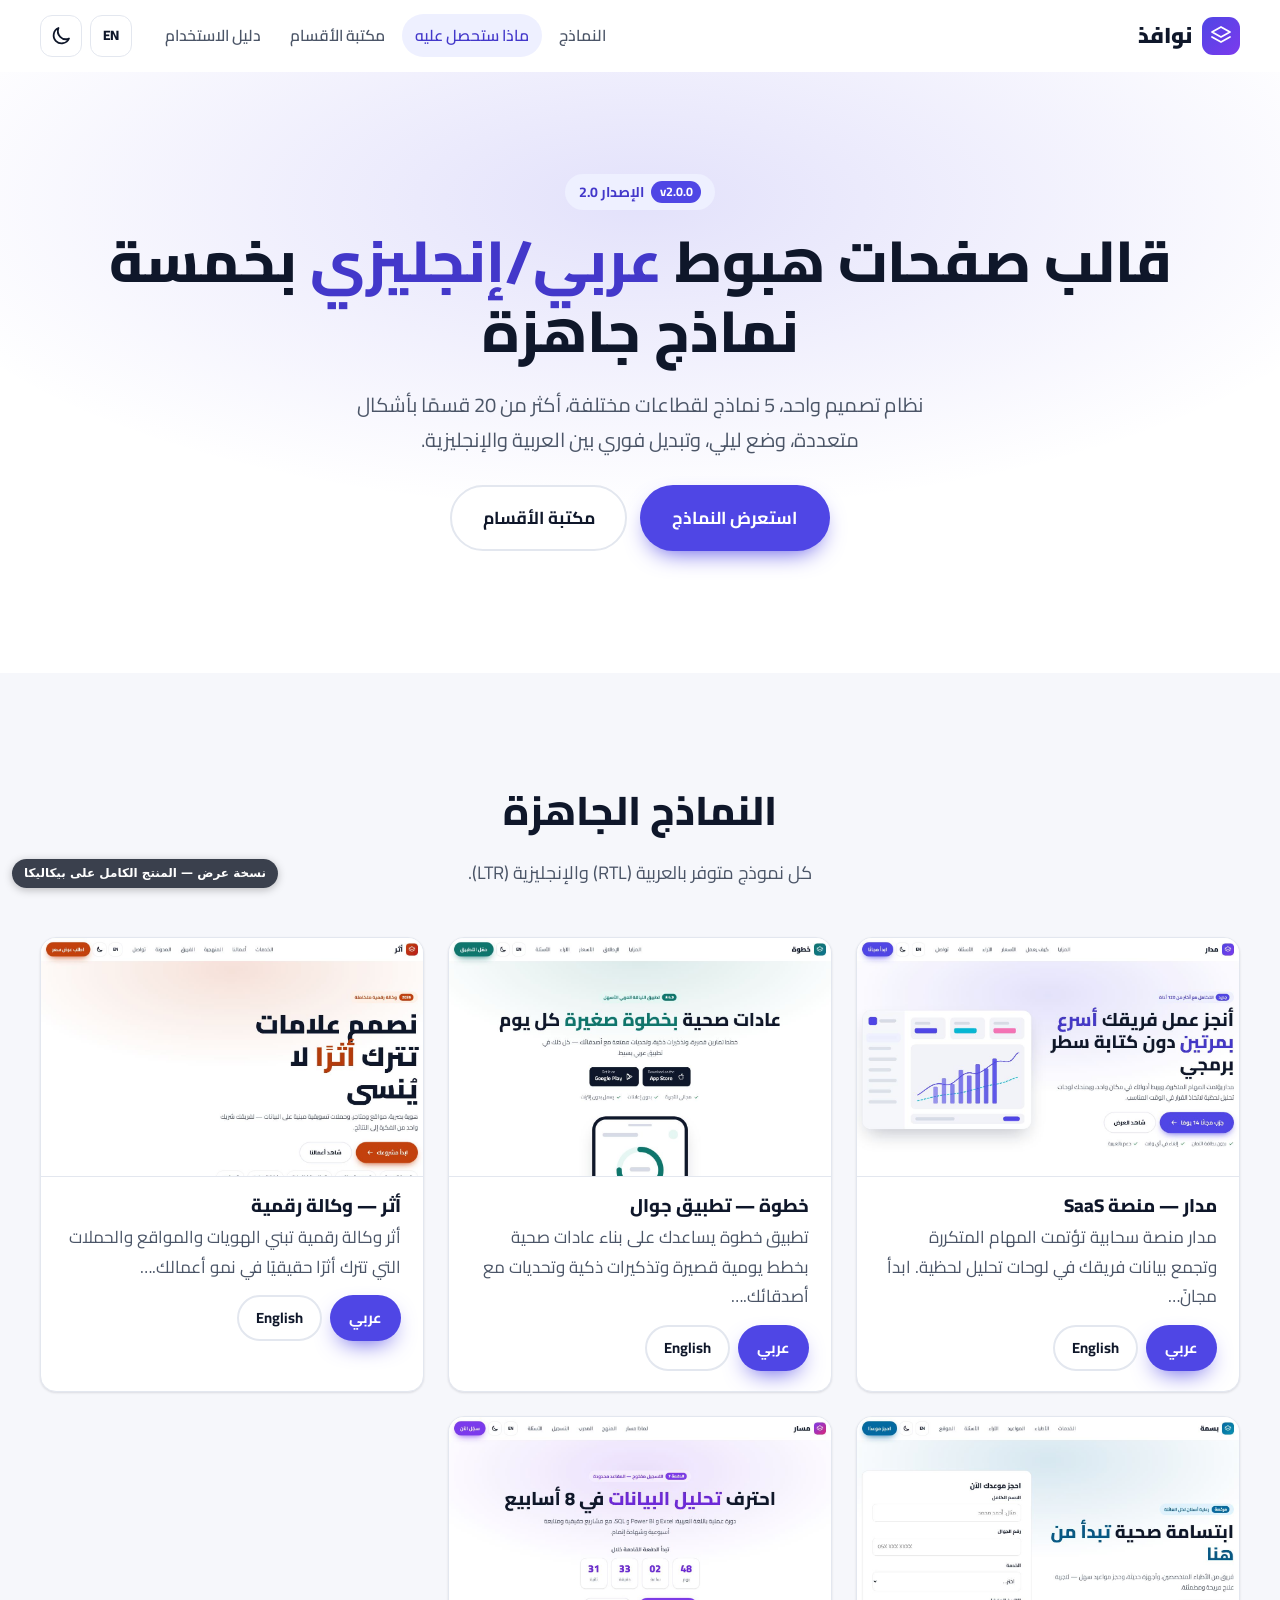
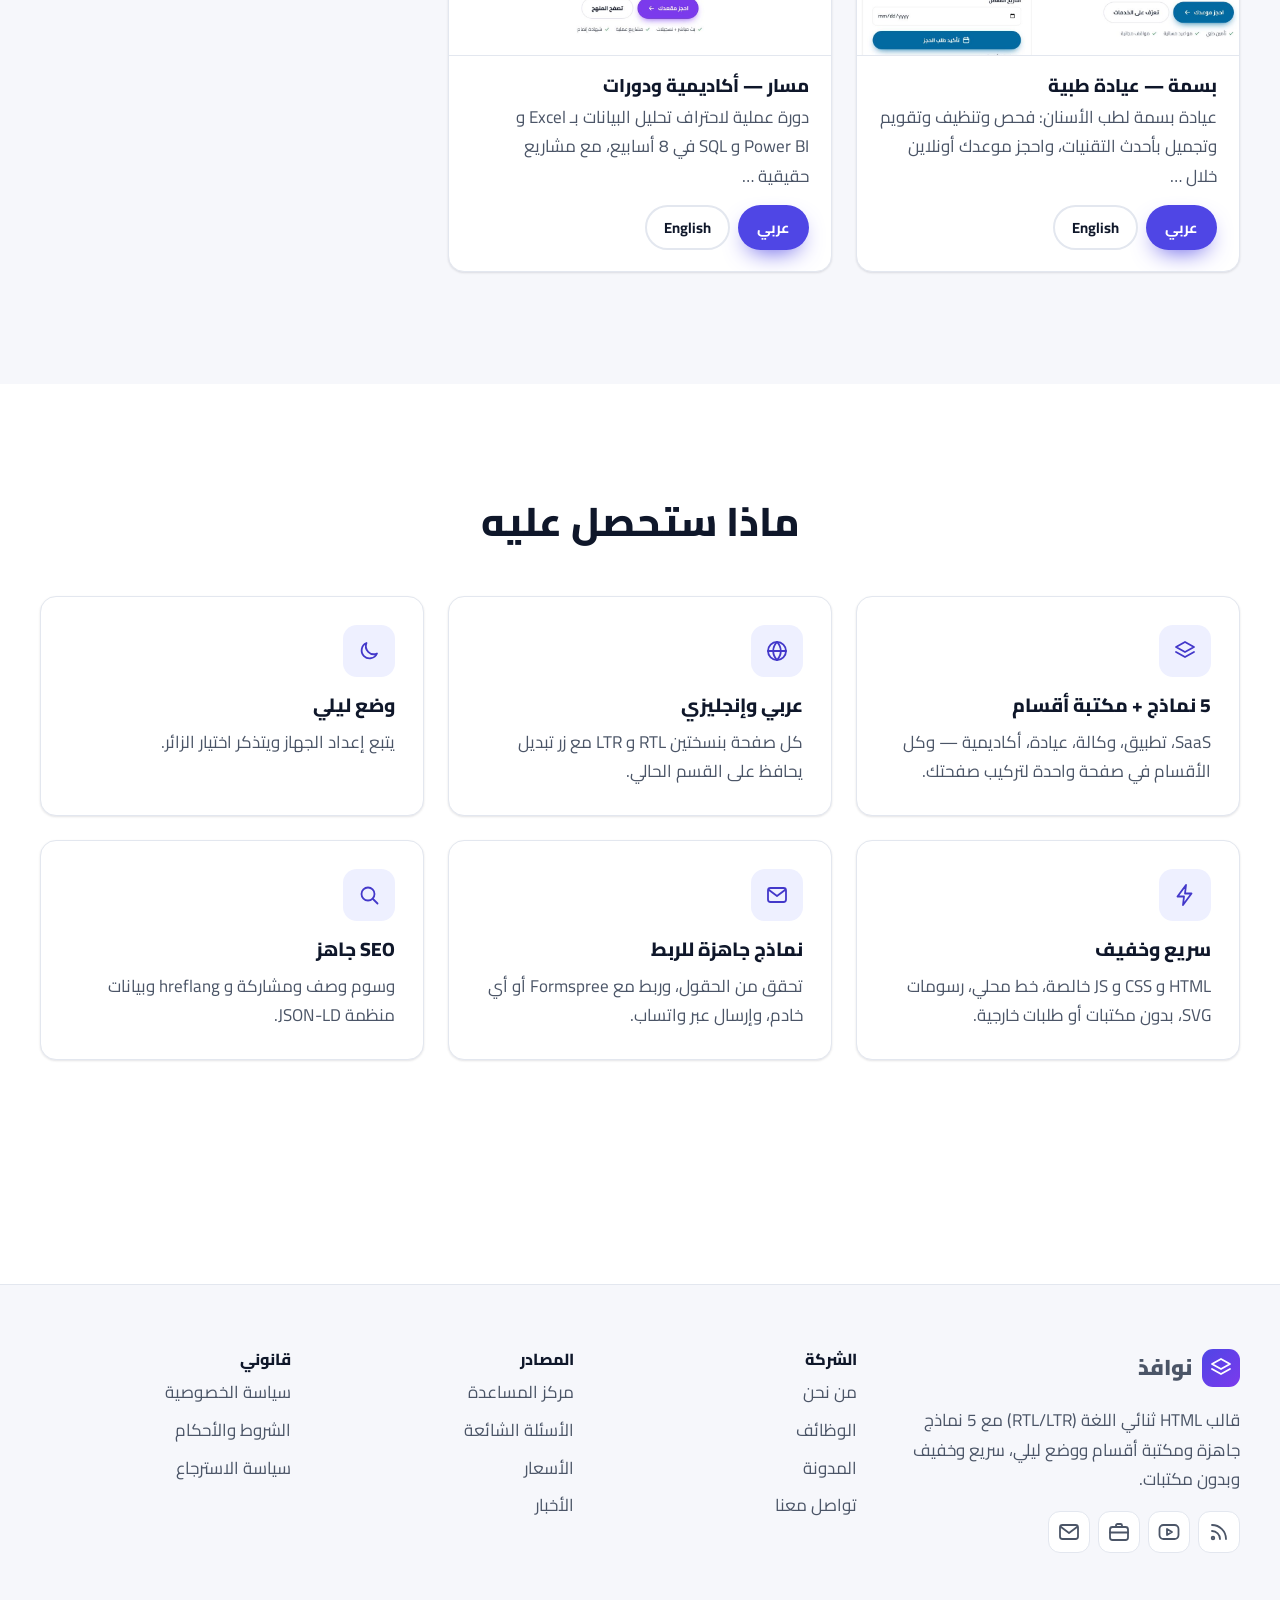
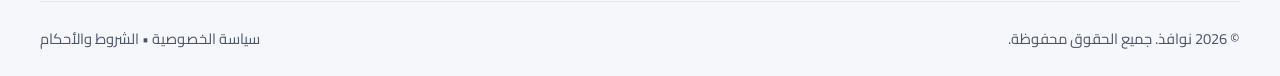
<file: nawafeth/index.html>
<!doctype html>
<html lang="ar" dir="rtl" class="no-js">
<head>
  <meta charset="utf-8">
  <meta name="viewport" content="width=device-width, initial-scale=1">
  <title>نوافذ — قالب صفحات هبوط عربي إنجليزي متعدد الاستخدامات</title>
  <meta name="description" content="قالب HTML ثنائي اللغة (RTL/LTR) مع 5 نماذج جاهزة ومكتبة أقسام ووضع ليلي، سريع وخفيف وبدون مكتبات.">
  <meta name="theme-color" content="#ffffff">
  <link rel="canonical" href="https://example.com/index.html">
  <link rel="alternate" hreflang="ar" href="https://example.com/index.html">
  <link rel="alternate" hreflang="en" href="https://example.com/index-en.html">
  <meta property="og:type" content="website">
  <meta property="og:title" content="نوافذ — قالب صفحات هبوط عربي إنجليزي متعدد الاستخدامات">
  <meta property="og:description" content="قالب HTML ثنائي اللغة (RTL/LTR) مع 5 نماذج جاهزة ومكتبة أقسام ووضع ليلي، سريع وخفيف وبدون مكتبات.">
  <meta property="og:image" content="https://example.com/assets/img/og-image.png">
  <meta property="og:locale" content="ar_AR">
  <meta name="twitter:card" content="summary_large_image">
  <link rel="icon" href="favicon.svg" type="image/svg+xml">
  <link rel="preload" href="cairo-arabic-wght-normal.woff2" as="font" type="font/woff2" crossorigin>
  <script>(function(){try{var t=localStorage.getItem('nawafidh-theme');if(!t&&window.matchMedia&&matchMedia('(prefers-color-scheme: dark)').matches)t='dark';if(t==='dark')document.documentElement.setAttribute('data-theme','dark');}catch(e){}})();</script>
  <link rel="stylesheet" href="theme.css">
  <link rel="stylesheet" href="style.css">
  <script type="application/ld+json">{"@context": "https://schema.org", "@type": "WebSite", "name": "نوافذ", "url": "https://example.com/index.html", "inLanguage": "ar"}</script>
</head>
<body>
<a class="skip-link" href="#main">تخطَّ إلى المحتوى</a>
<header class="site-header">
  <div class="container header-inner">
    <a class="logo" href="#top"><span class="logo-mark"><svg class="icon" viewBox="0 0 24 24" aria-hidden="true"><path d="m12 3 9 5-9 5-9-5 9-5Z"/><path d="m3 13 9 5 9-5"/></svg></span><span>نوافذ</span></a>
    <nav class="main-nav" id="main-nav" aria-label="القائمة الرئيسية"><ul><li><a href="#demos">النماذج</a></li><li><a href="#what">ماذا ستحصل عليه</a></li><li><a href="sections.html">مكتبة الأقسام</a></li><li><a href="docs.html">دليل الاستخدام</a></li></ul></nav>
    <div class="header-tools">
      <a class="tool-btn" href="index-en.html" hreflang="en" lang="en" title="English version" data-lang-switch>EN</a>
      <button class="tool-btn" type="button" data-theme-toggle aria-pressed="false" aria-label="تبديل الوضع الليلي"><span class="i-moon"><svg class="icon" viewBox="0 0 24 24" aria-hidden="true"><path d="M20 14.5A8 8 0 0 1 9.5 4a8 8 0 1 0 10.5 10.5Z"/></svg></span><span class="i-sun"><svg class="icon" viewBox="0 0 24 24" aria-hidden="true"><circle cx="12" cy="12" r="4"/><path d="M12 2v2M12 20v2M4.9 4.9l1.4 1.4M17.7 17.7l1.4 1.4M2 12h2M20 12h2M4.9 19.1l1.4-1.4M17.7 6.3l1.4-1.4"/></svg></span></button>
      
      <button class="tool-btn menu-toggle" type="button" aria-expanded="false" aria-controls="main-nav" aria-label="القائمة"><svg class="icon" viewBox="0 0 24 24" aria-hidden="true"><path d="M4 7h16M4 12h16M4 17h16"/></svg></button>
    </div>
  </div>
</header>
<main id="main">
<section class="hero hero-center" id="top"><div class="container"><span class="badge"><b>v2.0.0</b>الإصدار 2.0</span><h1>قالب صفحات هبوط <mark>عربي/إنجليزي</mark> بخمسة نماذج جاهزة</h1><p class="lead">نظام تصميم واحد، 5 نماذج لقطاعات مختلفة، أكثر من 20 قسمًا بأشكال متعددة، وضع ليلي، وتبديل فوري بين العربية والإنجليزية.</p>
<div class="hero-actions"><a class="btn btn-primary btn-lg" href="#demos">استعرض النماذج</a><a class="btn btn-ghost btn-lg" href="sections.html">مكتبة الأقسام</a></div></div></section>
<section class="section alt" id="demos"><div class="container"><div class="section-head reveal"><h2>النماذج الجاهزة</h2><p>كل نموذج متوفر بالعربية (RTL) والإنجليزية (LTR).</p></div><div class="grid grid-3"><article class="card demo-card reveal"><a href="saas.html" style="color:inherit;text-decoration:none"><div class="thumb"><img src="demo-saas.jpg" alt="منصة SaaS" width="1200" height="750" loading="lazy"></div></a>
      <div class="body"><h3>مدار — منصة SaaS</h3><p class="muted" style="margin:.3rem 0 .8rem">مدار منصة سحابية تؤتمت المهام المتكررة وتجمع بيانات فريقك في لوحات تحليل لحظية. ابدأ مجانً…</p>
      <div style="display:flex;gap:.5rem"><a class="btn btn-primary btn-sm" href="saas.html">عربي</a><a class="btn btn-ghost btn-sm" href="saas-en.html">English</a></div></div></article><article class="card demo-card reveal"><a href="app.html" style="color:inherit;text-decoration:none"><div class="thumb"><img src="demo-app.jpg" alt="تطبيق جوال" width="1200" height="750" loading="lazy"></div></a>
      <div class="body"><h3>خطوة — تطبيق جوال</h3><p class="muted" style="margin:.3rem 0 .8rem">تطبيق خطوة يساعدك على بناء عادات صحية بخطط يومية قصيرة وتذكيرات ذكية وتحديات مع أصدقائك.…</p>
      <div style="display:flex;gap:.5rem"><a class="btn btn-primary btn-sm" href="app.html">عربي</a><a class="btn btn-ghost btn-sm" href="app-en.html">English</a></div></div></article><article class="card demo-card reveal"><a href="agency.html" style="color:inherit;text-decoration:none"><div class="thumb"><img src="demo-agency.jpg" alt="وكالة رقمية" width="1200" height="750" loading="lazy"></div></a>
      <div class="body"><h3>أثر — وكالة رقمية</h3><p class="muted" style="margin:.3rem 0 .8rem">أثر وكالة رقمية تبني الهويات والمواقع والحملات التي تترك أثرًا حقيقيًا في نمو أعمالك.…</p>
      <div style="display:flex;gap:.5rem"><a class="btn btn-primary btn-sm" href="agency.html">عربي</a><a class="btn btn-ghost btn-sm" href="agency-en.html">English</a></div></div></article><article class="card demo-card reveal"><a href="clinic.html" style="color:inherit;text-decoration:none"><div class="thumb"><img src="demo-clinic.jpg" alt="عيادة طبية" width="1200" height="750" loading="lazy"></div></a>
      <div class="body"><h3>بسمة — عيادة طبية</h3><p class="muted" style="margin:.3rem 0 .8rem">عيادة بسمة لطب الأسنان: فحص وتنظيف وتقويم وتجميل بأحدث التقنيات، واحجز موعدك أونلاين خلال …</p>
      <div style="display:flex;gap:.5rem"><a class="btn btn-primary btn-sm" href="clinic.html">عربي</a><a class="btn btn-ghost btn-sm" href="clinic-en.html">English</a></div></div></article><article class="card demo-card reveal"><a href="academy.html" style="color:inherit;text-decoration:none"><div class="thumb"><img src="demo-academy.jpg" alt="أكاديمية ودورات" width="1200" height="750" loading="lazy"></div></a>
      <div class="body"><h3>مسار — أكاديمية ودورات</h3><p class="muted" style="margin:.3rem 0 .8rem">دورة عملية لاحتراف تحليل البيانات بـ Excel و Power BI و SQL في 8 أسابيع، مع مشاريع حقيقية …</p>
      <div style="display:flex;gap:.5rem"><a class="btn btn-primary btn-sm" href="academy.html">عربي</a><a class="btn btn-ghost btn-sm" href="academy-en.html">English</a></div></div></article></div></div></section>
<section class="section" id="what"><div class="container"><div class="section-head reveal"><h2>ماذا ستحصل عليه</h2></div><div class="grid grid-3"><article class="card feature reveal"><div class="icon-box"><svg class="icon" viewBox="0 0 24 24" aria-hidden="true"><path d="m12 3 9 5-9 5-9-5 9-5Z"/><path d="m3 13 9 5 9-5"/></svg></div><h3>5 نماذج + مكتبة أقسام</h3><p>SaaS، تطبيق، وكالة، عيادة، أكاديمية — وكل الأقسام في صفحة واحدة لتركيب صفحتك.</p></article><article class="card feature reveal"><div class="icon-box"><svg class="icon" viewBox="0 0 24 24" aria-hidden="true"><circle cx="12" cy="12" r="9"/><path d="M3 12h18M12 3c2.5 2.6 3.8 5.6 3.8 9s-1.3 6.4-3.8 9c-2.5-2.6-3.8-5.6-3.8-9S9.5 5.6 12 3Z"/></svg></div><h3>عربي وإنجليزي</h3><p>كل صفحة بنسختين RTL و LTR مع زر تبديل يحافظ على القسم الحالي.</p></article><article class="card feature reveal"><div class="icon-box"><svg class="icon" viewBox="0 0 24 24" aria-hidden="true"><path d="M20 14.5A8 8 0 0 1 9.5 4a8 8 0 1 0 10.5 10.5Z"/></svg></div><h3>وضع ليلي</h3><p>يتبع إعداد الجهاز ويتذكر اختيار الزائر.</p></article><article class="card feature reveal"><div class="icon-box"><svg class="icon" viewBox="0 0 24 24" aria-hidden="true"><path d="M13 2 4.5 13.5H11L10 22l8.5-11.5H12L13 2Z"/></svg></div><h3>سريع وخفيف</h3><p>HTML و CSS و JS خالصة، خط محلي، رسومات SVG، بدون مكتبات أو طلبات خارجية.</p></article><article class="card feature reveal"><div class="icon-box"><svg class="icon" viewBox="0 0 24 24" aria-hidden="true"><rect x="3" y="5" width="18" height="14" rx="2.5"/><path d="m4 7 8 6 8-6"/></svg></div><h3>نماذج جاهزة للربط</h3><p>تحقق من الحقول، وربط مع Formspree أو أي خادم، وإرسال عبر واتساب.</p></article><article class="card feature reveal"><div class="icon-box"><svg class="icon" viewBox="0 0 24 24" aria-hidden="true"><circle cx="11" cy="11" r="6.5"/><path d="m16 16 4.5 4.5"/></svg></div><h3>SEO جاهز</h3><p>وسوم وصف ومشاركة و hreflang وبيانات منظمة JSON-LD.</p></article></div></div></section>
</main>
<footer class="site-footer">
  <div class="container">
    <div class="footer-grid">
      <div><a class="logo" href="#top"><span class="logo-mark"><svg class="icon" viewBox="0 0 24 24" aria-hidden="true"><path d="m12 3 9 5-9 5-9-5 9-5Z"/><path d="m3 13 9 5 9-5"/></svg></span><span>نوافذ</span></a><p class="muted" style="margin-top:1rem">قالب HTML ثنائي اللغة (RTL/LTR) مع 5 نماذج جاهزة ومكتبة أقسام ووضع ليلي، سريع وخفيف وبدون مكتبات.</p><div class="social"><a class="tool-btn" href="#" aria-label="RSS"><svg class="icon" viewBox="0 0 24 24" aria-hidden="true"><path d="M5 5a14 14 0 0 1 14 14M5 11a8 8 0 0 1 8 8"/><circle cx="6" cy="18" r="1.3"/></svg></a><a class="tool-btn" href="#" aria-label="YouTube"><svg class="icon" viewBox="0 0 24 24" aria-hidden="true"><rect x="2.5" y="5" width="19" height="14" rx="4"/><path d="m10 9 5 3-5 3V9Z"/></svg></a><a class="tool-btn" href="#" aria-label="LinkedIn"><svg class="icon" viewBox="0 0 24 24" aria-hidden="true"><rect x="3" y="7" width="18" height="13" rx="2.5"/><path d="M9 7V5.5A1.5 1.5 0 0 1 10.5 4h3A1.5 1.5 0 0 1 15 5.5V7M3 12.5h18"/></svg></a><a class="tool-btn" href="#" aria-label="Email"><svg class="icon" viewBox="0 0 24 24" aria-hidden="true"><rect x="3" y="5" width="18" height="14" rx="2.5"/><path d="m4 7 8 6 8-6"/></svg></a></div></div>
      <div><h3>الشركة</h3><ul><li><a href="#">من نحن</a></li><li><a href="#">الوظائف</a></li><li><a href="#">المدونة</a></li><li><a href="#">تواصل معنا</a></li></ul></div><div><h3>المصادر</h3><ul><li><a href="#">مركز المساعدة</a></li><li><a href="#">الأسئلة الشائعة</a></li><li><a href="#">الأسعار</a></li><li><a href="#">الأخبار</a></li></ul></div><div><h3>قانوني</h3><ul><li><a href="#">سياسة الخصوصية</a></li><li><a href="#">الشروط والأحكام</a></li><li><a href="#">سياسة الاسترجاع</a></li></ul></div>
    </div>
    <div class="footer-bottom"><span>© <span data-year>2026</span> نوافذ. جميع الحقوق محفوظة.</span><span><a href="#">سياسة الخصوصية</a> • <a href="#">الشروط والأحكام</a></span></div>
  </div>
</footer>
<button class="to-top" type="button" aria-label="العودة للأعلى"><svg class="icon" viewBox="0 0 24 24" aria-hidden="true"><path d="M12 19V5M6 11l6-6 6 6"/></svg></button>
<script src="main.js" defer></script>
<div id="demo-watermark" dir="rtl" style="position:fixed;bottom:12px;left:12px;z-index:2147483000;background:rgba(17,24,39,.82);color:#fff;font:600 12px/1.4 system-ui,Tahoma,sans-serif;padding:6px 12px;border-radius:999px;pointer-events:none;box-shadow:0 2px 8px rgba(0,0,0,.25)">نسخة عرض — المنتج الكامل على بيكاليكا</div>
</body>
</html>
</file>
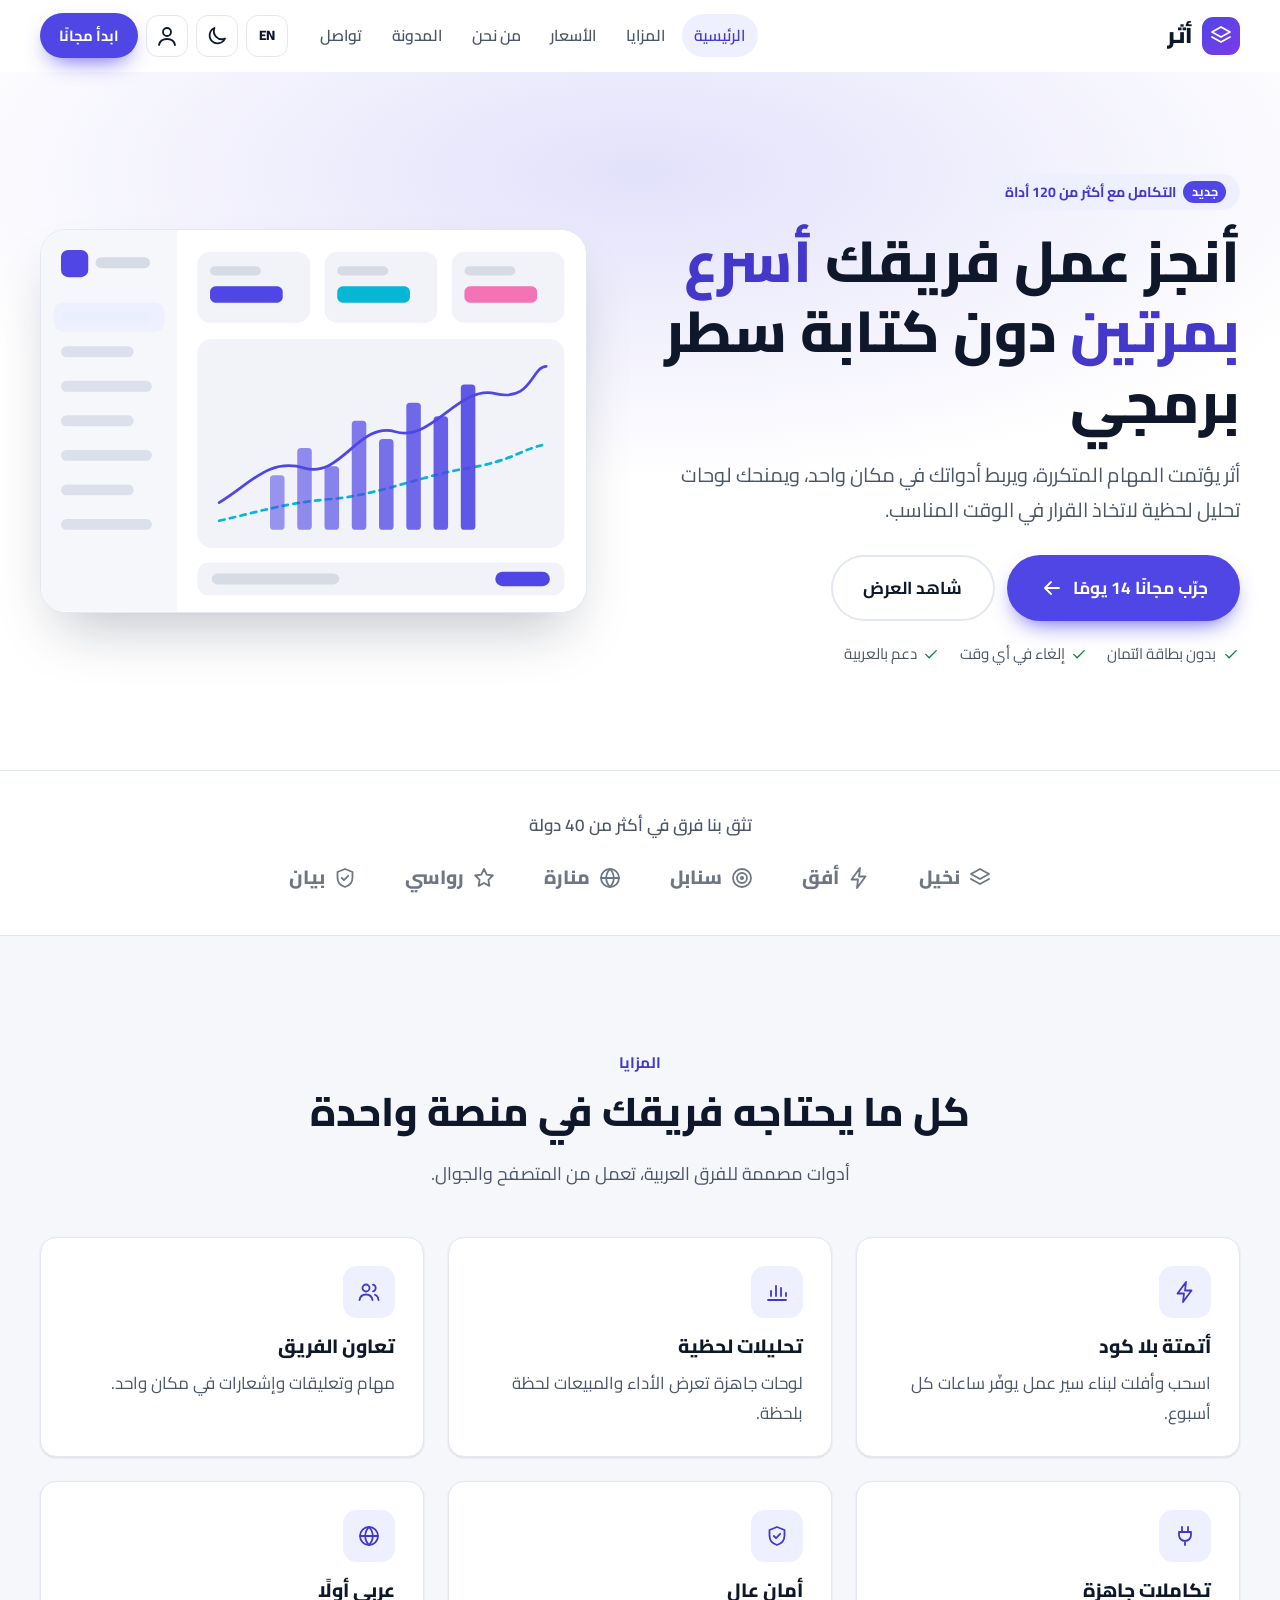
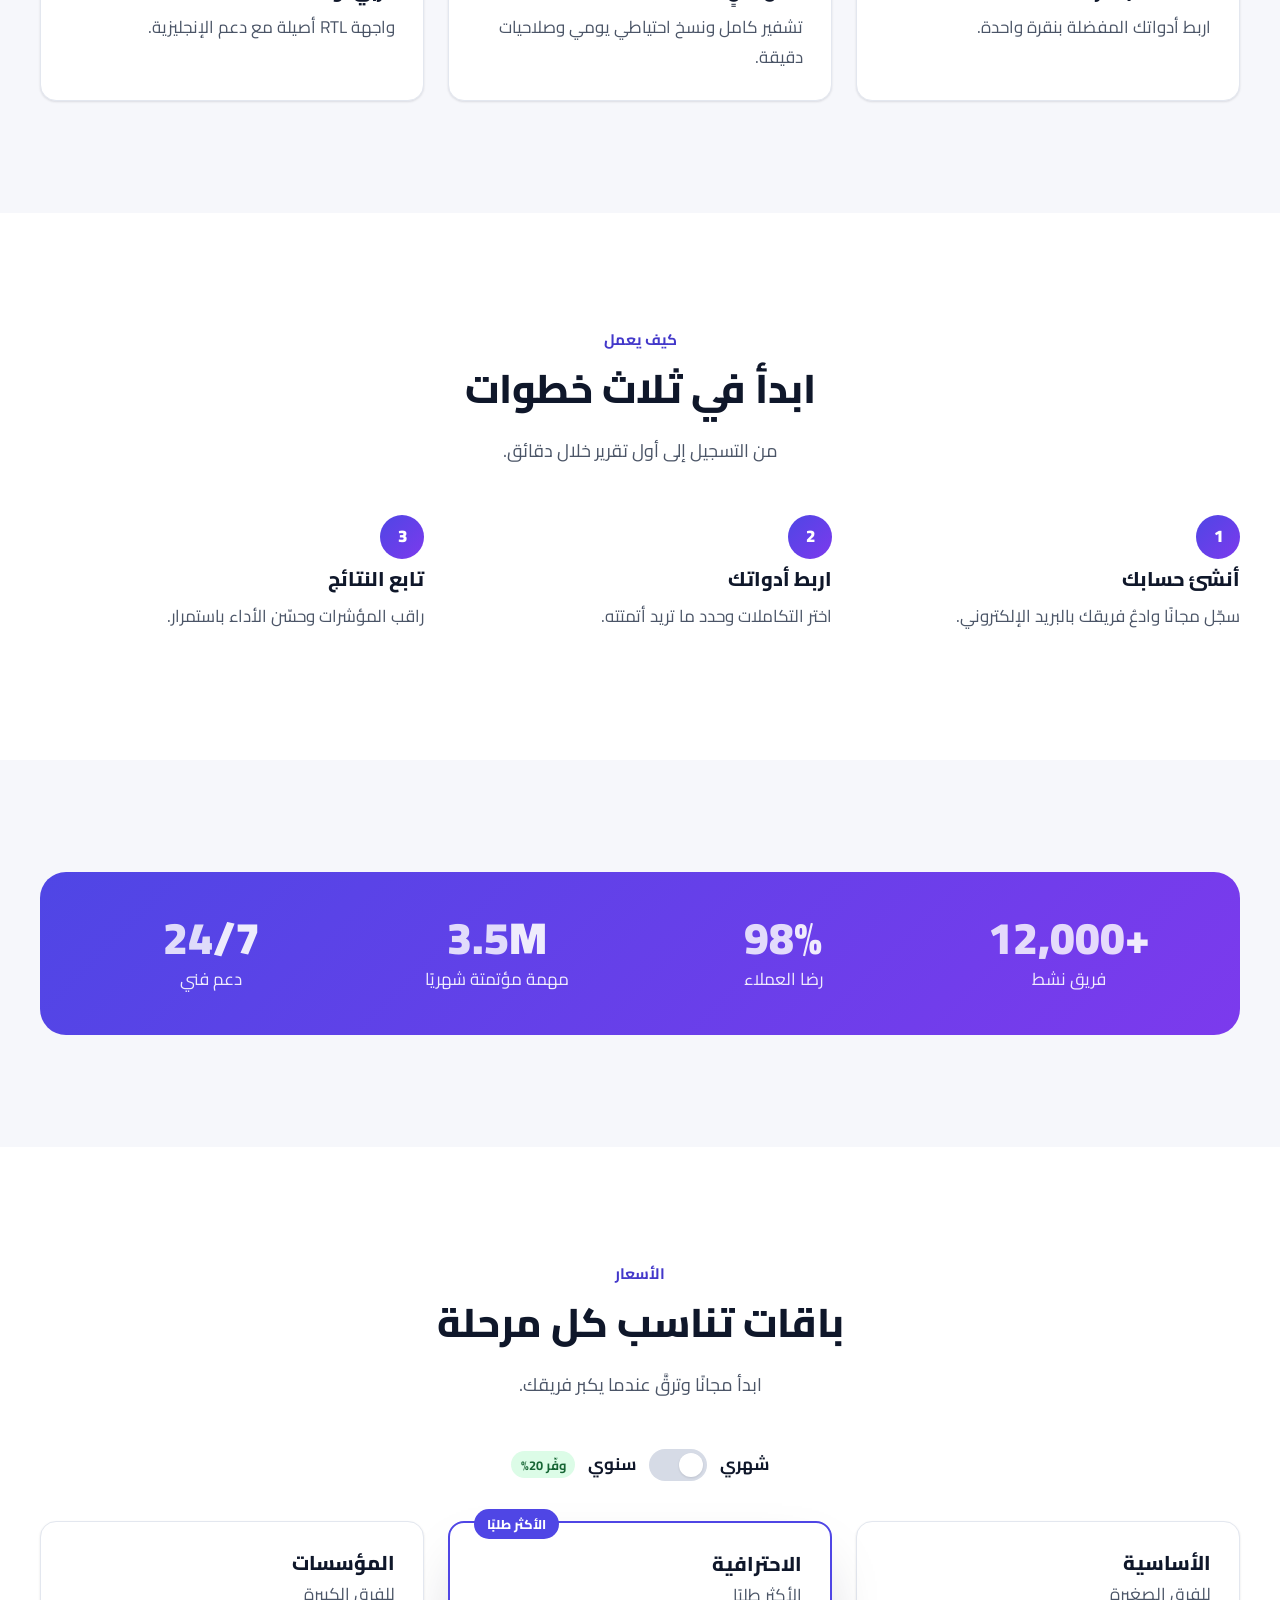
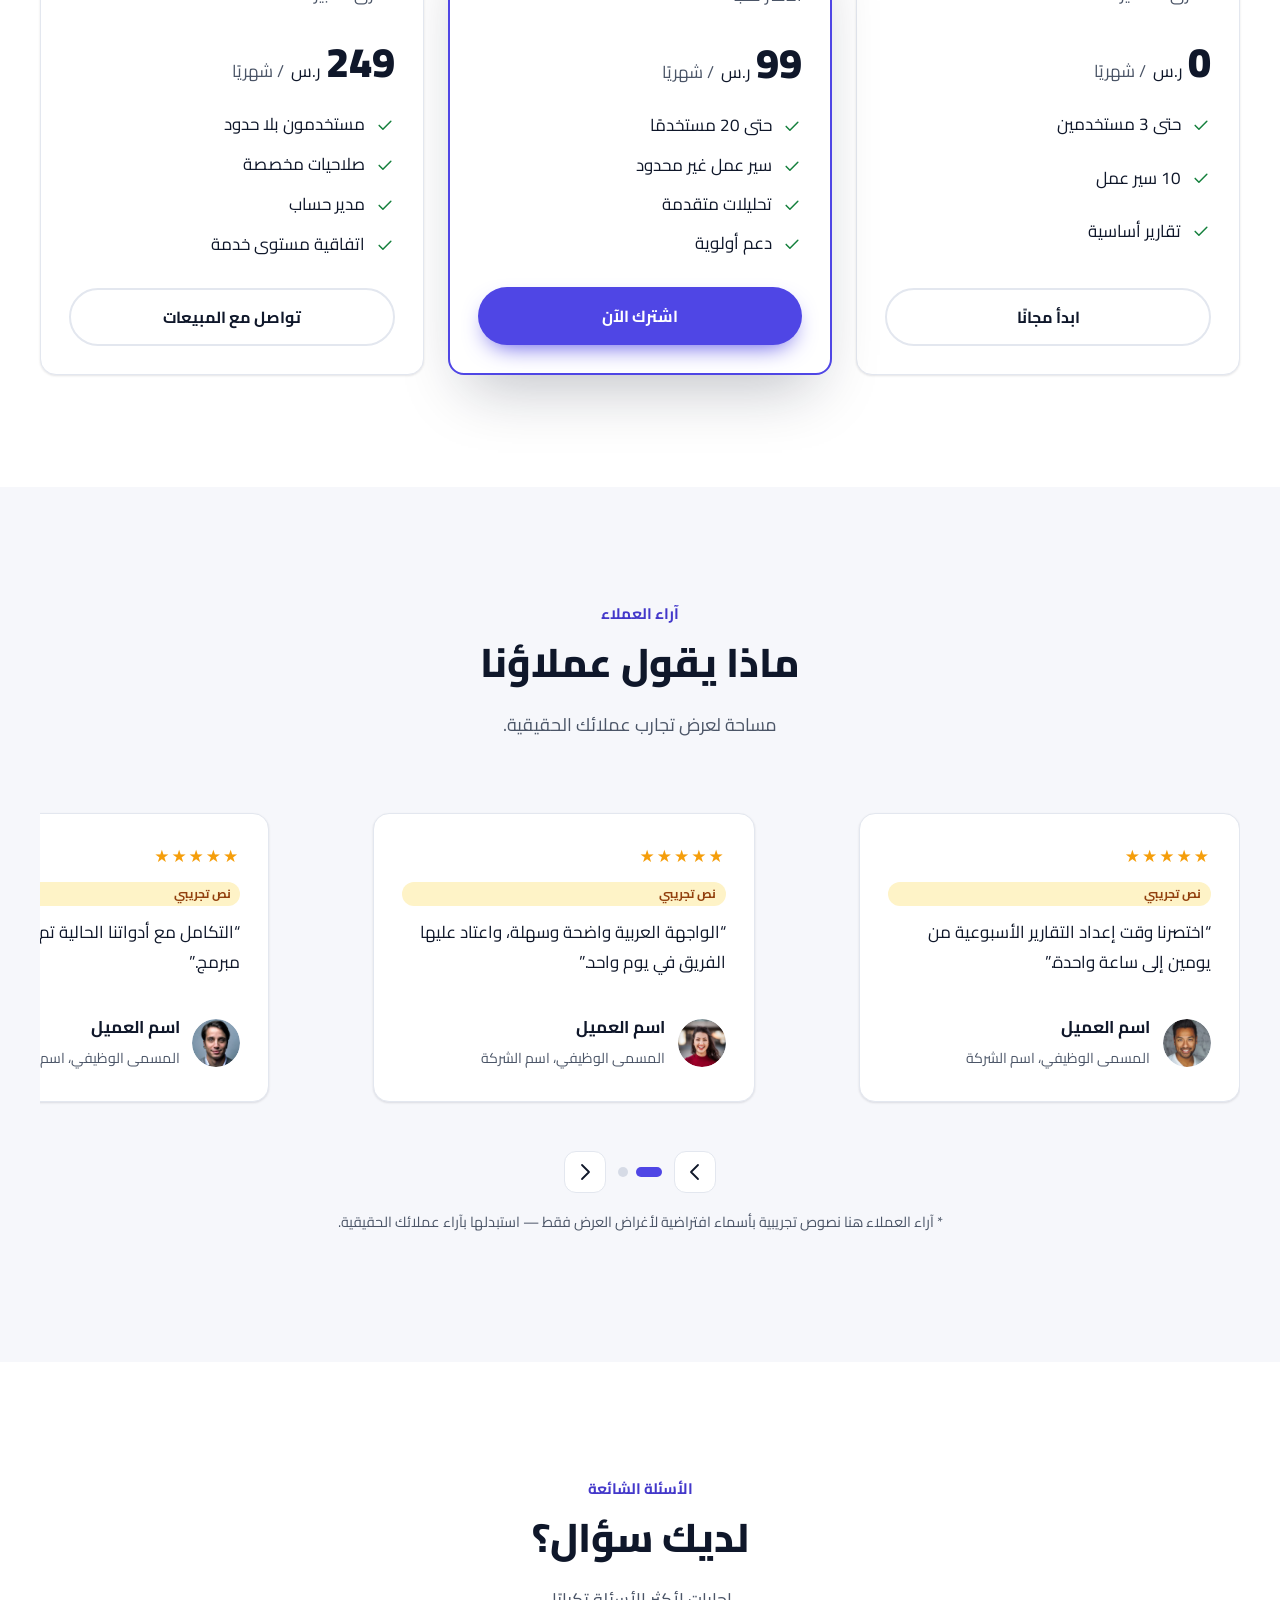
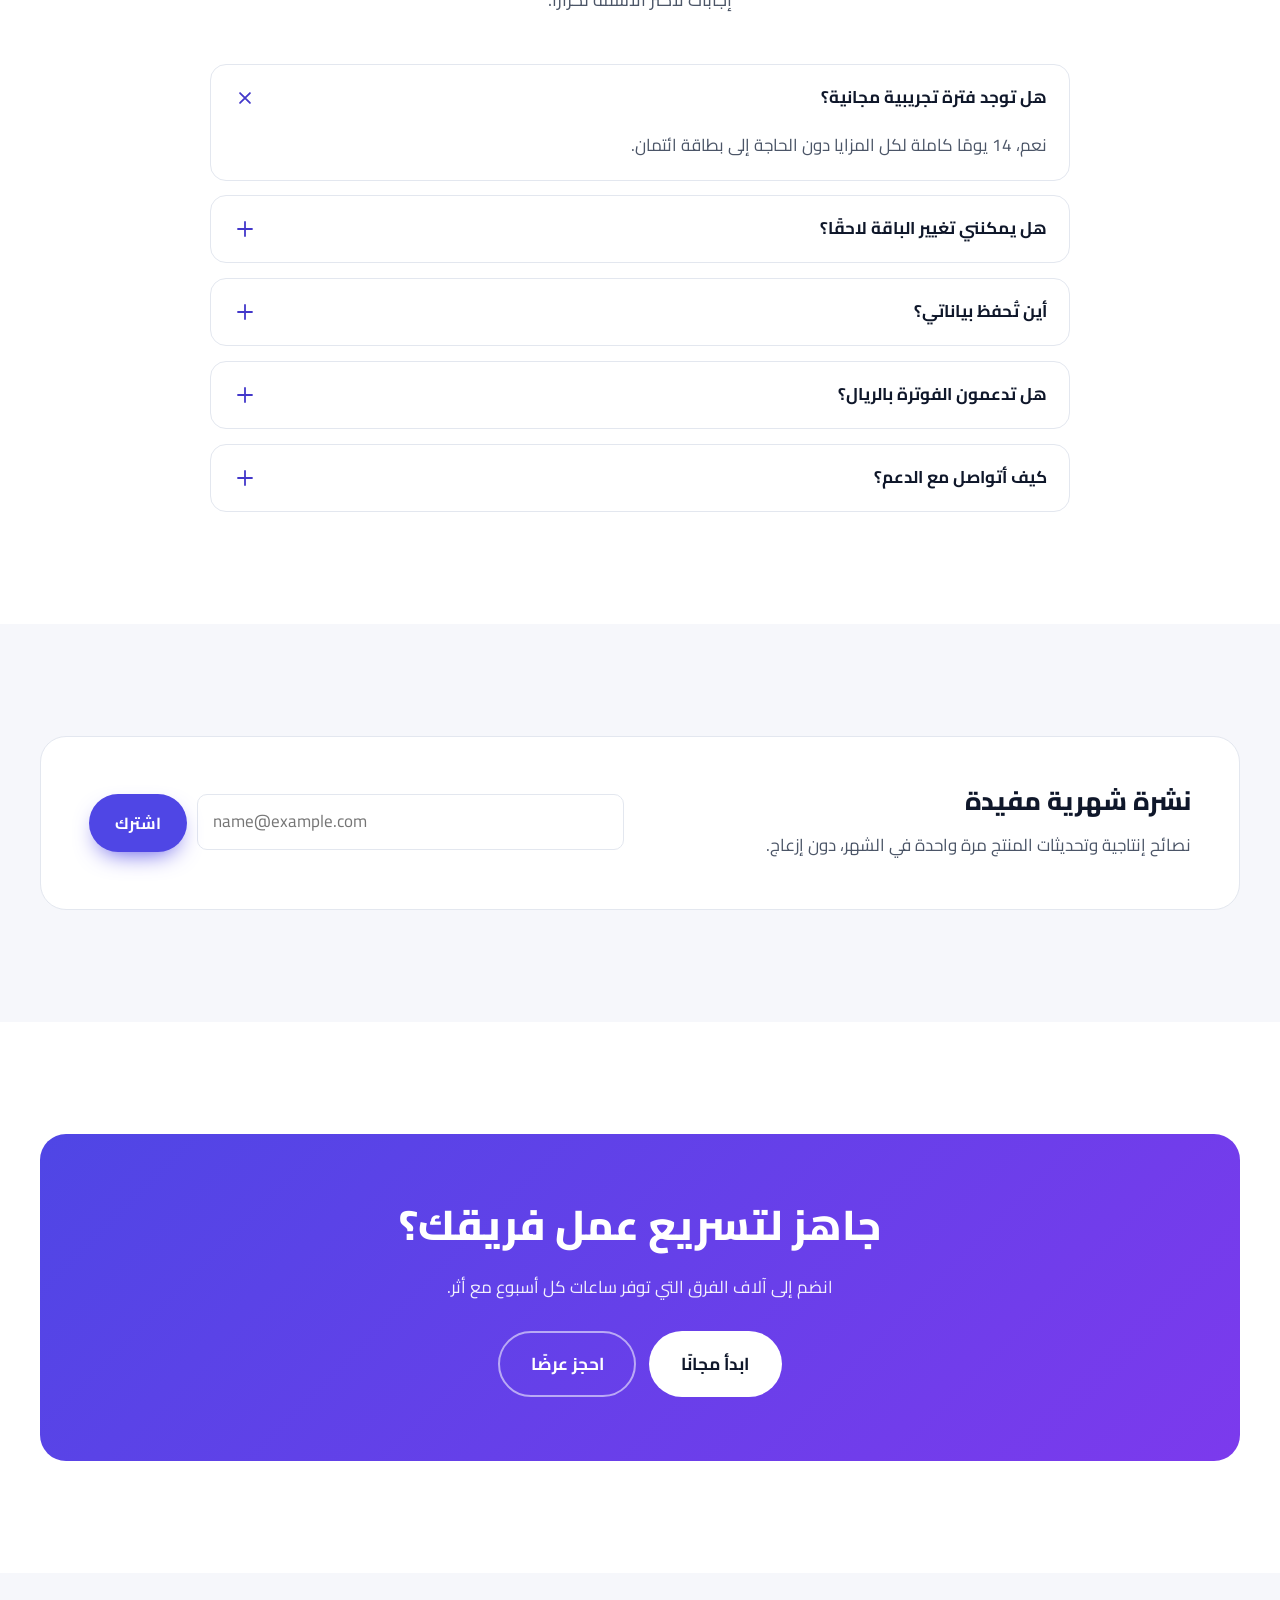
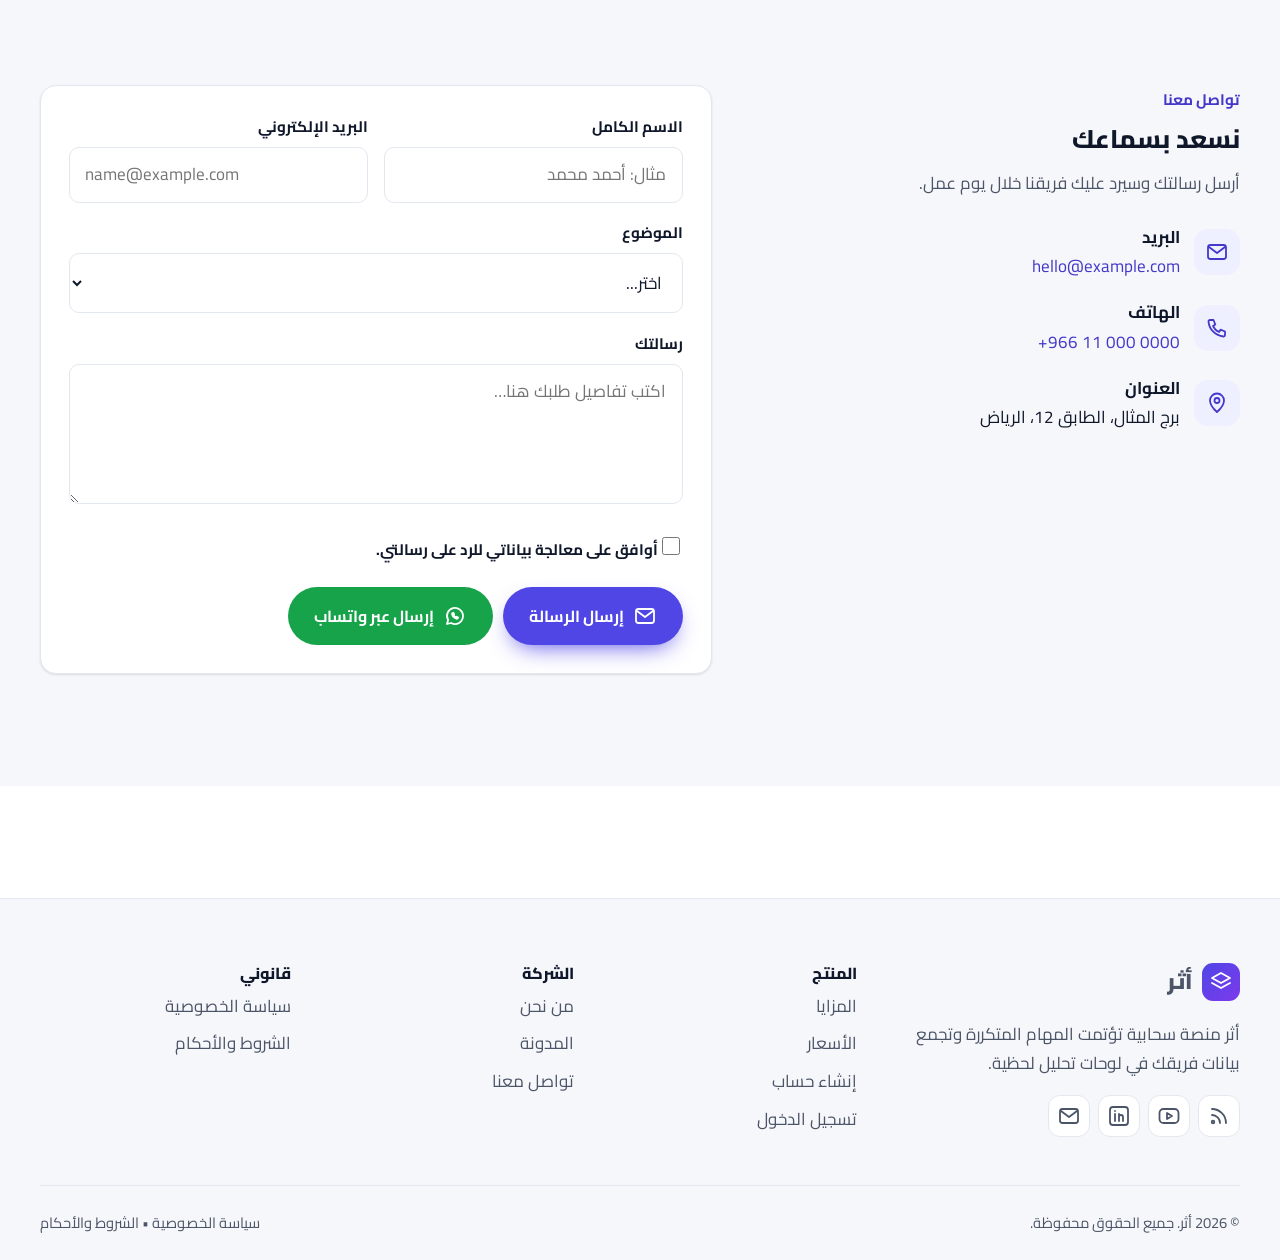
<file: athar/saas/index.html>
<!doctype html>
<html lang="ar" dir="rtl" class="no-js">
<head>
  <meta charset="utf-8">
  <meta name="viewport" content="width=device-width, initial-scale=1">
  <title>أثر — منصة أتمتة سير العمل وتحليلات الفرق</title>
  <meta name="description" content="أثر منصة سحابية تؤتمت المهام المتكررة وتجمع بيانات فريقك في لوحات تحليل لحظية.">
  <meta name="theme-color" content="#ffffff">
  <link rel="canonical" href="https://example.com/index.html">
  <link rel="alternate" hreflang="ar" href="https://example.com/index.html">
  <link rel="alternate" hreflang="en" href="https://example.com/index-en.html">
  <meta property="og:type" content="website">
  <meta property="og:title" content="أثر — منصة أتمتة سير العمل وتحليلات الفرق">
  <meta property="og:description" content="أثر منصة سحابية تؤتمت المهام المتكررة وتجمع بيانات فريقك في لوحات تحليل لحظية.">
  <meta property="og:image" content="https://example.com/assets/img/og-image.png">
  <meta property="og:locale" content="ar_AR">
  <meta name="twitter:card" content="summary_large_image">
  <link rel="icon" href="assets/img/favicon.svg" type="image/svg+xml">
  <link rel="preload" href="assets/fonts/cairo-arabic-wght-normal.woff2" as="font" type="font/woff2" crossorigin>
  <script>(function(){try{var t=localStorage.getItem('athar-saas-theme');if(!t&&window.matchMedia&&matchMedia('(prefers-color-scheme: dark)').matches)t='dark';if(t==='dark')document.documentElement.setAttribute('data-theme','dark');}catch(e){}})();</script>
  <link rel="stylesheet" href="assets/css/theme.css">
  <link rel="stylesheet" href="assets/css/style.css">
  <link rel="stylesheet" href="assets/css/pages.css">
  <script type="application/ld+json">{"@context": "https://schema.org", "@type": "WebPage", "name": "أثر — منصة أتمتة سير العمل وتحليلات الفرق", "url": "https://example.com/index.html", "inLanguage": "ar", "isPartOf": {"@type": "WebSite", "name": "أثر", "url": "https://example.com/"}}</script>
</head>
<body>
<a class="skip-link" href="#main">تخطَّ إلى المحتوى</a>
<header class="site-header">
  <div class="container header-inner">
    <a class="logo" href="index.html"><span class="logo-mark"><svg class="icon" viewBox="0 0 24 24" aria-hidden="true"><path d="m12 3 9 5-9 5-9-5 9-5Z"/><path d="m3 13 9 5 9-5"/></svg></span><span>أثر</span></a>
    <nav class="main-nav" id="main-nav" aria-label="القائمة الرئيسية"><ul><li><a href="index.html" class="is-active" aria-current="page">الرئيسية</a></li><li><a href="features.html">المزايا</a></li><li><a href="pricing.html">الأسعار</a></li><li><a href="about.html">من نحن</a></li><li><a href="blog.html">المدونة</a></li><li><a href="contact.html">تواصل</a></li></ul></nav>
    <div class="header-tools">
      <a class="tool-btn" href="index-en.html" hreflang="en" lang="en" title="English version" data-lang-switch>EN</a>
      <button class="tool-btn" type="button" data-theme-toggle aria-pressed="false" aria-label="تبديل الوضع الليلي"><span class="i-moon"><svg class="icon" viewBox="0 0 24 24" aria-hidden="true"><path d="M20 14.5A8 8 0 0 1 9.5 4a8 8 0 1 0 10.5 10.5Z"/></svg></span><span class="i-sun"><svg class="icon" viewBox="0 0 24 24" aria-hidden="true"><circle cx="12" cy="12" r="4"/><path d="M12 2v2M12 20v2M4.9 4.9l1.4 1.4M17.7 17.7l1.4 1.4M2 12h2M20 12h2M4.9 19.1l1.4-1.4M17.7 6.3l1.4-1.4"/></svg></span></button>
      <a class="tool-btn header-login" href="login.html" aria-label="تسجيل الدخول" title="تسجيل الدخول"><svg class="icon" viewBox="0 0 24 24" aria-hidden="true"><circle cx="12" cy="8" r="4"/><path d="M4 21c.8-4 4-6 8-6s7.2 2 8 6"/></svg></a>
      <a class="btn btn-primary btn-sm header-cta" href="register.html">ابدأ مجانًا</a>
      <button class="tool-btn menu-toggle" type="button" aria-expanded="false" aria-controls="main-nav" aria-label="القائمة"><svg class="icon" viewBox="0 0 24 24" aria-hidden="true"><path d="M4 7h16M4 12h16M4 17h16"/></svg></button>
    </div>
  </div>
</header>
<main id="main">

<section class="hero hero-split" id="top"><div class="container">
  <div><span class="badge"><b>جديد</b>التكامل مع أكثر من 120 أداة</span><h1>أنجز عمل فريقك <mark>أسرع بمرتين</mark> دون كتابة سطر برمجي</h1><p class="lead">أثر يؤتمت المهام المتكررة، ويربط أدواتك في مكان واحد، ويمنحك لوحات تحليل لحظية لاتخاذ القرار في الوقت المناسب.</p><div class="hero-actions"><a class="btn btn-primary btn-lg" href="pricing.html">جرّب مجانًا 14 يومًا <svg class="icon flip" viewBox="0 0 24 24" aria-hidden="true"><path d="M5 12h14M13 6l6 6-6 6"/></svg></a><a class="btn btn-ghost btn-lg" href="features.html">شاهد العرض</a></div><div class="hero-note"><span><svg class="icon" viewBox="0 0 24 24" aria-hidden="true"><path d="m5 12.5 4.5 4.5L19 7.5"/></svg>بدون بطاقة ائتمان</span><span><svg class="icon" viewBox="0 0 24 24" aria-hidden="true"><path d="m5 12.5 4.5 4.5L19 7.5"/></svg>إلغاء في أي وقت</span><span><svg class="icon" viewBox="0 0 24 24" aria-hidden="true"><path d="m5 12.5 4.5 4.5L19 7.5"/></svg>دعم بالعربية</span></div></div>
  <div class="mock reveal"><svg viewBox="0 0 600 420" role="img" aria-label="Dashboard preview"><style>.m-bg{fill:var(--surface)}.m-alt{fill:var(--bg-alt)}.m-2{fill:var(--surface-2)}.m-line{fill:var(--line)}.m-brand{fill:var(--brand)}.m-acc{fill:var(--accent)}.m-acc2{fill:var(--accent-2)}.m-soft{fill:var(--brand-soft)}.m-st{fill:none;stroke:var(--brand);stroke-width:3;stroke-linecap:round;stroke-linejoin:round}.m-st2{fill:none;stroke:var(--accent);stroke-width:3;stroke-dasharray:6 6;stroke-linecap:round}</style>
<rect class="m-bg" width="600" height="420"/><rect class="m-alt" width="150" height="420"/>
<rect class="m-brand" x="22" y="22" width="30" height="30" rx="8"/><rect class="m-line" x="60" y="30" width="60" height="12" rx="6"/>
<rect class="m-line" x="22" y="90" width="100" height="12" rx="6" opacity=".8"/><rect class="m-line" x="22" y="128" width="80" height="12" rx="6" opacity=".8"/><rect class="m-line" x="22" y="166" width="100" height="12" rx="6" opacity=".8"/><rect class="m-line" x="22" y="204" width="80" height="12" rx="6" opacity=".8"/><rect class="m-line" x="22" y="242" width="100" height="12" rx="6" opacity=".8"/><rect class="m-line" x="22" y="280" width="80" height="12" rx="6" opacity=".8"/><rect class="m-line" x="22" y="318" width="100" height="12" rx="6" opacity=".8"/>
<rect class="m-soft" x="14" y="80" width="122" height="32" rx="10" opacity=".9"/>
<rect class="m-2" x="172" y="24" width="124" height="78" rx="14"/><rect class="m-line" x="186" y="40" width="56" height="10" rx="5"/><rect class="m-brand" x="186" y="62" width="80" height="18" rx="6"/><rect class="m-2" x="312" y="24" width="124" height="78" rx="14"/><rect class="m-line" x="326" y="40" width="56" height="10" rx="5"/><rect class="m-acc" x="326" y="62" width="80" height="18" rx="6"/><rect class="m-2" x="452" y="24" width="124" height="78" rx="14"/><rect class="m-line" x="466" y="40" width="56" height="10" rx="5"/><rect class="m-acc2" x="466" y="62" width="80" height="18" rx="6"/>
<rect class="m-2" x="172" y="120" width="404" height="230" rx="16"/>
<path class="m-st" d="M196 300 C230 280 250 250 290 262 S350 210 390 222 S460 170 500 180 S540 150 556 150"/>
<path class="m-st2" d="M196 320 C240 310 270 300 320 296 S420 270 470 262 S530 240 556 236"/>
<rect class="m-brand" x="252" y="270" width="16" height="60" rx="4" opacity="0.55"/><rect class="m-brand" x="282" y="240" width="16" height="90" rx="4" opacity="0.60"/><rect class="m-brand" x="312" y="260" width="16" height="70" rx="4" opacity="0.65"/><rect class="m-brand" x="342" y="210" width="16" height="120" rx="4" opacity="0.70"/><rect class="m-brand" x="372" y="230" width="16" height="100" rx="4" opacity="0.75"/><rect class="m-brand" x="402" y="190" width="16" height="140" rx="4" opacity="0.80"/><rect class="m-brand" x="432" y="205" width="16" height="125" rx="4" opacity="0.85"/><rect class="m-brand" x="462" y="170" width="16" height="160" rx="4" opacity="0.90"/>
<rect class="m-2" x="172" y="366" width="404" height="36" rx="12"/><rect class="m-line" x="188" y="378" width="140" height="12" rx="6"/><rect class="m-brand" x="500" y="376" width="60" height="16" rx="8"/>
</svg></div>
</div></section>
<section class="logos" aria-label="تثق بنا فرق في أكثر من 40 دولة"><div class="container"><p>تثق بنا فرق في أكثر من 40 دولة</p><ul><li><svg class="icon" viewBox="0 0 24 24" aria-hidden="true"><path d="m12 3 9 5-9 5-9-5 9-5Z"/><path d="m3 13 9 5 9-5"/></svg>نخيل</li><li><svg class="icon" viewBox="0 0 24 24" aria-hidden="true"><path d="M13 2 4.5 13.5H11L10 22l8.5-11.5H12L13 2Z"/></svg>أفق</li><li><svg class="icon" viewBox="0 0 24 24" aria-hidden="true"><circle cx="12" cy="12" r="9"/><circle cx="12" cy="12" r="5"/><circle cx="12" cy="12" r="1.2"/></svg>سنابل</li><li><svg class="icon" viewBox="0 0 24 24" aria-hidden="true"><circle cx="12" cy="12" r="9"/><path d="M3 12h18M12 3c2.5 2.6 3.8 5.6 3.8 9s-1.3 6.4-3.8 9c-2.5-2.6-3.8-5.6-3.8-9S9.5 5.6 12 3Z"/></svg>منارة</li><li><svg class="icon" viewBox="0 0 24 24" aria-hidden="true"><path d="m12 3 2.7 5.6 6.1.9-4.4 4.3 1 6.1L12 17l-5.4 2.9 1-6.1-4.4-4.3 6.1-.9L12 3Z"/></svg>رواسي</li><li><svg class="icon" viewBox="0 0 24 24" aria-hidden="true"><path d="M12 3 4.5 6v5.5c0 4.6 3.1 8.2 7.5 9.5 4.4-1.3 7.5-4.9 7.5-9.5V6L12 3Z"/><path d="m8.8 12 2.2 2.2 4.2-4.4"/></svg>بيان</li></ul></div></section>
<section class="section alt" id="features"><div class="container"><div class="section-head reveal"><span class="eyebrow">المزايا</span><h2>كل ما يحتاجه فريقك في منصة واحدة</h2><p>أدوات مصممة للفرق العربية، تعمل من المتصفح والجوال.</p></div><div class="grid grid-3"><article class="card feature reveal"><div class="icon-box"><svg class="icon" viewBox="0 0 24 24" aria-hidden="true"><path d="M13 2 4.5 13.5H11L10 22l8.5-11.5H12L13 2Z"/></svg></div><h3>أتمتة بلا كود</h3><p>اسحب وأفلت لبناء سير عمل يوفّر ساعات كل أسبوع.</p></article><article class="card feature reveal"><div class="icon-box"><svg class="icon" viewBox="0 0 24 24" aria-hidden="true"><path d="M3 20h18"/><path d="M6 16v-5M11 16V6M16 16v-8M21 16v-3"/></svg></div><h3>تحليلات لحظية</h3><p>لوحات جاهزة تعرض الأداء والمبيعات لحظة بلحظة.</p></article><article class="card feature reveal"><div class="icon-box"><svg class="icon" viewBox="0 0 24 24" aria-hidden="true"><circle cx="9" cy="8" r="3.5"/><path d="M2.5 20c.6-3.6 3.2-5.5 6.5-5.5s5.9 1.9 6.5 5.5"/><path d="M16 4.6a3.5 3.5 0 0 1 0 6.8M18 14.8c2 .7 3.2 2.4 3.5 5.2"/></svg></div><h3>تعاون الفريق</h3><p>مهام وتعليقات وإشعارات في مكان واحد.</p></article><article class="card feature reveal"><div class="icon-box"><svg class="icon" viewBox="0 0 24 24" aria-hidden="true"><path d="M9 3v5M15 3v5M6 8h12v3a6 6 0 0 1-12 0V8ZM12 17v4"/></svg></div><h3>تكاملات جاهزة</h3><p>اربط أدواتك المفضلة بنقرة واحدة.</p></article><article class="card feature reveal"><div class="icon-box"><svg class="icon" viewBox="0 0 24 24" aria-hidden="true"><path d="M12 3 4.5 6v5.5c0 4.6 3.1 8.2 7.5 9.5 4.4-1.3 7.5-4.9 7.5-9.5V6L12 3Z"/><path d="m8.8 12 2.2 2.2 4.2-4.4"/></svg></div><h3>أمان عالٍ</h3><p>تشفير كامل ونسخ احتياطي يومي وصلاحيات دقيقة.</p></article><article class="card feature reveal"><div class="icon-box"><svg class="icon" viewBox="0 0 24 24" aria-hidden="true"><circle cx="12" cy="12" r="9"/><path d="M3 12h18M12 3c2.5 2.6 3.8 5.6 3.8 9s-1.3 6.4-3.8 9c-2.5-2.6-3.8-5.6-3.8-9S9.5 5.6 12 3Z"/></svg></div><h3>عربي أولًا</h3><p>واجهة RTL أصيلة مع دعم الإنجليزية.</p></article></div></div></section>
<section class="section" id="how"><div class="container"><div class="section-head reveal"><span class="eyebrow">كيف يعمل</span><h2>ابدأ في ثلاث خطوات</h2><p>من التسجيل إلى أول تقرير خلال دقائق.</p></div><div class="grid grid-3 steps"><div class="step reveal"><h3>أنشئ حسابك</h3><p>سجّل مجانًا وادعُ فريقك بالبريد الإلكتروني.</p></div><div class="step reveal"><h3>اربط أدواتك</h3><p>اختر التكاملات وحدد ما تريد أتمتته.</p></div><div class="step reveal"><h3>تابع النتائج</h3><p>راقب المؤشرات وحسّن الأداء باستمرار.</p></div></div></div></section>
<section class="section alt" aria-label="stats"><div class="container"><div class="stats-band grid grid-4 reveal"><div class="stat"><b><span class="ltr"><span data-count="12000">12000</span>+</span></b><span>فريق نشط</span></div><div class="stat"><b><span class="ltr"><span data-count="98">98</span>%</span></b><span>رضا العملاء</span></div><div class="stat"><b><span class="ltr"><span data-count="3.5">3.5</span>M</span></b><span>مهمة مؤتمتة شهريًا</span></div><div class="stat"><b><span class="ltr"><span data-count="24">24</span>/7</span></b><span>دعم فني</span></div></div></div></section>
<section class="section" id="pricing"><div class="container"><div class="section-head reveal"><span class="eyebrow">الأسعار</span><h2>باقات تناسب كل مرحلة</h2><p>ابدأ مجانًا وترقَّ عندما يكبر فريقك.</p></div><div class="billing"><span>شهري</span><button class="switch" type="button" role="switch" aria-checked="false" data-billing aria-label="سنوي"></button><span>سنوي</span><span class="save">وفّر 20%</span></div><div class="grid grid-3 plans"><article class="card plan reveal">
        <h3>الأساسية</h3><p class="muted">للفرق الصغيرة</p>
        <div class="price"><b class="ltr" data-monthly="0" data-yearly="0">0</b><span>ر.س</span><span class="muted" data-period="/ شهريًا" data-period-yearly="/ شهريًا، يُدفع سنويًا">/ شهريًا</span></div>
        <ul class="checks"><li><svg class="icon" viewBox="0 0 24 24" aria-hidden="true"><path d="m5 12.5 4.5 4.5L19 7.5"/></svg><span>حتى 3 مستخدمين</span></li><li><svg class="icon" viewBox="0 0 24 24" aria-hidden="true"><path d="m5 12.5 4.5 4.5L19 7.5"/></svg><span>10 سير عمل</span></li><li><svg class="icon" viewBox="0 0 24 24" aria-hidden="true"><path d="m5 12.5 4.5 4.5L19 7.5"/></svg><span>تقارير أساسية</span></li></ul>
        <a class="btn btn-ghost btn-block" href="contact.html">ابدأ مجانًا</a></article><article class="card plan featured reveal"><span class="ribbon">الأكثر طلبًا</span>
        <h3>الاحترافية</h3><p class="muted">الأكثر طلبًا</p>
        <div class="price"><b class="ltr" data-monthly="99" data-yearly="79">99</b><span>ر.س</span><span class="muted" data-period="/ شهريًا" data-period-yearly="/ شهريًا، يُدفع سنويًا">/ شهريًا</span></div>
        <ul class="checks"><li><svg class="icon" viewBox="0 0 24 24" aria-hidden="true"><path d="m5 12.5 4.5 4.5L19 7.5"/></svg><span>حتى 20 مستخدمًا</span></li><li><svg class="icon" viewBox="0 0 24 24" aria-hidden="true"><path d="m5 12.5 4.5 4.5L19 7.5"/></svg><span>سير عمل غير محدود</span></li><li><svg class="icon" viewBox="0 0 24 24" aria-hidden="true"><path d="m5 12.5 4.5 4.5L19 7.5"/></svg><span>تحليلات متقدمة</span></li><li><svg class="icon" viewBox="0 0 24 24" aria-hidden="true"><path d="m5 12.5 4.5 4.5L19 7.5"/></svg><span>دعم أولوية</span></li></ul>
        <a class="btn btn-primary btn-block" href="contact.html">اشترك الآن</a></article><article class="card plan reveal">
        <h3>المؤسسات</h3><p class="muted">للفرق الكبيرة</p>
        <div class="price"><b class="ltr" data-monthly="249" data-yearly="199">249</b><span>ر.س</span><span class="muted" data-period="/ شهريًا" data-period-yearly="/ شهريًا، يُدفع سنويًا">/ شهريًا</span></div>
        <ul class="checks"><li><svg class="icon" viewBox="0 0 24 24" aria-hidden="true"><path d="m5 12.5 4.5 4.5L19 7.5"/></svg><span>مستخدمون بلا حدود</span></li><li><svg class="icon" viewBox="0 0 24 24" aria-hidden="true"><path d="m5 12.5 4.5 4.5L19 7.5"/></svg><span>صلاحيات مخصصة</span></li><li><svg class="icon" viewBox="0 0 24 24" aria-hidden="true"><path d="m5 12.5 4.5 4.5L19 7.5"/></svg><span>مدير حساب</span></li><li><svg class="icon" viewBox="0 0 24 24" aria-hidden="true"><path d="m5 12.5 4.5 4.5L19 7.5"/></svg><span>اتفاقية مستوى خدمة</span></li></ul>
        <a class="btn btn-ghost btn-block" href="contact.html">تواصل مع المبيعات</a></article></div></div></section>
<section class="section alt" id="testimonials"><div class="container"><div class="section-head reveal"><span class="eyebrow">آراء العملاء</span><h2>ماذا يقول عملاؤنا</h2><p>مساحة لعرض تجارب عملائك الحقيقية.</p></div>
  <div class="slider reveal" data-slider aria-roledescription="carousel"><div class="slides" tabindex="0"><figure class="card quote"><div class="stars" aria-hidden="true">★★★★★</div><span class="tag-sample">نص تجريبي</span>
      <blockquote><p style="margin-top:.75rem">“اختصرنا وقت إعداد التقارير الأسبوعية من يومين إلى ساعة واحدة.”</p></blockquote><figcaption class="person"><span class="avatar has-photo"><img src="assets/img/photos/1507003211169-240x240.jpg" alt="اسم العميل" width="240" height="240" loading="lazy" decoding="async"></span><span><b>اسم العميل</b><small>المسمى الوظيفي، اسم الشركة</small></span></figcaption></figure><figure class="card quote"><div class="stars" aria-hidden="true">★★★★★</div><span class="tag-sample">نص تجريبي</span>
      <blockquote><p style="margin-top:.75rem">“الواجهة العربية واضحة وسهلة، واعتاد عليها الفريق في يوم واحد.”</p></blockquote><figcaption class="person"><span class="avatar has-photo"><img src="assets/img/photos/1494790108377-240x240.jpg" alt="اسم العميل" width="240" height="240" loading="lazy" decoding="async"></span><span><b>اسم العميل</b><small>المسمى الوظيفي، اسم الشركة</small></span></figcaption></figure><figure class="card quote"><div class="stars" aria-hidden="true">★★★★★</div><span class="tag-sample">نص تجريبي</span>
      <blockquote><p style="margin-top:.75rem">“التكامل مع أدواتنا الحالية تم بسرعة ودون أي مبرمج.”</p></blockquote><figcaption class="person"><span class="avatar has-photo"><img src="assets/img/photos/1500648767791-240x240.jpg" alt="اسم العميل" width="240" height="240" loading="lazy" decoding="async"></span><span><b>اسم العميل</b><small>المسمى الوظيفي، اسم الشركة</small></span></figcaption></figure><figure class="card quote"><div class="stars" aria-hidden="true">★★★★★</div><span class="tag-sample">نص تجريبي</span>
      <blockquote><p style="margin-top:.75rem">“الدعم الفني يرد بسرعة وباللغة العربية، وهذا فرق كبير معنا.”</p></blockquote><figcaption class="person"><span class="avatar has-photo"><img src="assets/img/photos/1438761681033-240x240.jpg" alt="اسم العميل" width="240" height="240" loading="lazy" decoding="async"></span><span><b>اسم العميل</b><small>المسمى الوظيفي، اسم الشركة</small></span></figcaption></figure><figure class="card quote"><div class="stars" aria-hidden="true">★★★★★</div><span class="tag-sample">نص تجريبي</span>
      <blockquote><p style="margin-top:.75rem">“أصبحت لدينا رؤية كاملة لأداء الفرق في مكان واحد.”</p></blockquote><figcaption class="person"><span class="avatar has-photo"><img src="assets/img/photos/1472099645785-240x240.jpg" alt="اسم العميل" width="240" height="240" loading="lazy" decoding="async"></span><span><b>اسم العميل</b><small>المسمى الوظيفي، اسم الشركة</small></span></figcaption></figure></div>
  <div class="slider-nav"><button class="tool-btn" type="button" data-prev aria-label="السابق"><svg class="icon flip" viewBox="0 0 24 24" aria-hidden="true"><path d="m9 5 7 7-7 7"/></svg></button><div class="dots"></div><button class="tool-btn" type="button" data-next aria-label="التالي"><svg class="icon flip" viewBox="0 0 24 24" aria-hidden="true"><path d="M15 5l-7 7 7 7"/></svg></button></div></div>
  <p class="sample-note">* آراء العملاء هنا نصوص تجريبية بأسماء افتراضية لأغراض العرض فقط — استبدلها بآراء عملائك الحقيقية.</p></div></section>
<section class="section" id="faq"><div class="container"><div class="section-head reveal"><span class="eyebrow">الأسئلة الشائعة</span><h2>لديك سؤال؟</h2><p>إجابات لأكثر الأسئلة تكرارًا.</p></div><div class="faq reveal"><details open><summary>هل توجد فترة تجريبية مجانية؟<svg class="icon" viewBox="0 0 24 24" aria-hidden="true"><path d="M12 5v14M5 12h14"/></svg></summary><p>نعم، 14 يومًا كاملة لكل المزايا دون الحاجة إلى بطاقة ائتمان.</p></details><details><summary>هل يمكنني تغيير الباقة لاحقًا؟<svg class="icon" viewBox="0 0 24 24" aria-hidden="true"><path d="M12 5v14M5 12h14"/></svg></summary><p>نعم، يمكنك الترقية أو التخفيض في أي وقت ويُحسب الفرق تلقائيًا.</p></details><details><summary>أين تُحفظ بياناتي؟<svg class="icon" viewBox="0 0 24 24" aria-hidden="true"><path d="M12 5v14M5 12h14"/></svg></summary><p>في مراكز بيانات آمنة مع تشفير كامل ونسخ احتياطي يومي.</p></details><details><summary>هل تدعمون الفوترة بالريال؟<svg class="icon" viewBox="0 0 24 24" aria-hidden="true"><path d="M12 5v14M5 12h14"/></svg></summary><p>نعم، تتوفر الفوترة بالريال السعودي والدولار.</p></details><details><summary>كيف أتواصل مع الدعم؟<svg class="icon" viewBox="0 0 24 24" aria-hidden="true"><path d="M12 5v14M5 12h14"/></svg></summary><p>عبر المحادثة داخل المنصة أو البريد أو نموذج التواصل.</p></details></div></div></section>
<section class="section alt" id="newsletter"><div class="container"><div class="newsletter reveal">
  <div><h2 style="font-size:1.6rem">نشرة شهرية مفيدة</h2><p class="muted" style="margin:0">نصائح إنتاجية وتحديثات المنتج مرة واحدة في الشهر، دون إزعاج.</p></div>
  <form data-validate data-success="sub" novalidate aria-label="نشرة شهرية مفيدة"><div class="field"><label class="visually-hidden" for="nl-saas">بريدك الإلكتروني</label><input id="nl-saas" type="email" name="email" dir="ltr" required placeholder="name@example.com" autocomplete="email"><p class="error" aria-live="polite"></p></div>
  <button class="btn btn-primary" type="submit">اشترك</button><div class="form-status" role="status" style="flex-basis:100%"></div></form>
</div></div></section>
<section class="section"><div class="container"><div class="cta-band reveal"><h2>جاهز لتسريع عمل فريقك؟</h2><p>انضم إلى آلاف الفرق التي توفر ساعات كل أسبوع مع أثر.</p>
  <div class="hero-actions"><a class="btn btn-light btn-lg" href="register.html">ابدأ مجانًا</a><a class="btn btn-lg" style="color:#fff;border-color:rgba(255,255,255,.55)" href="features.html">احجز عرضًا</a></div></div></div></section>
<section class="section alt" id="contact"><div class="container"><div class="contact">
  <div class="reveal"><span class="eyebrow">تواصل معنا</span><h2>نسعد بسماعك</h2><p class="muted">أرسل رسالتك وسيرد عليك فريقنا خلال يوم عمل.</p>
    <ul class="info-list"><li><span class="icon-box"><svg class="icon" viewBox="0 0 24 24" aria-hidden="true"><rect x="3" y="5" width="18" height="14" rx="2.5"/><path d="m4 7 8 6 8-6"/></svg></span><span><b>البريد</b><br><a href="mailto:hello@example.com" dir="ltr">hello@example.com</a></span></li>
    <li><span class="icon-box"><svg class="icon" viewBox="0 0 24 24" aria-hidden="true"><path d="M5 4h3.5l1.8 4.5-2.3 1.4a11 11 0 0 0 6.1 6.1l1.4-2.3L20 15.5V19a1.5 1.5 0 0 1-1.6 1.5A16.5 16.5 0 0 1 3.5 5.6 1.5 1.5 0 0 1 5 4Z"/></svg></span><span><b>الهاتف</b><br><a href="tel:+966110000000" dir="ltr">+966 11 000 0000</a></span></li>
    <li><span class="icon-box"><svg class="icon" viewBox="0 0 24 24" aria-hidden="true"><path d="M12 21s-7-6.1-7-11.5a7 7 0 0 1 14 0C19 14.9 12 21 12 21Z"/><circle cx="12" cy="9.5" r="2.5"/></svg></span><span><b>العنوان</b><br>برج المثال، الطابق 12، الرياض</span></li></ul></div>
  <form class="card reveal" data-validate data-redirect="thank-you.html" novalidate aria-label="نسعد بسماعك">
    <div class="form-grid">
      <div class="field"><label for="c-name-saas">الاسم الكامل</label><input id="c-name-saas" name="name" required minlength="3" autocomplete="name" placeholder="مثال: أحمد محمد"><p class="error" aria-live="polite"></p></div>
      <div class="field"><label for="c-email-saas">البريد الإلكتروني</label><input id="c-email-saas" name="email" type="email" dir="ltr" required autocomplete="email" placeholder="name@example.com"><p class="error" aria-live="polite"></p></div>
      <div class="field full"><label for="c-subject-saas">الموضوع</label><select id="c-subject-saas" name="subject" required><option value="">اختر...</option><option>استفسار عام</option><option>المبيعات</option><option>الدعم الفني</option><option>شراكة</option></select><p class="error" aria-live="polite"></p></div>
      <div class="field full"><label for="c-msg-saas">رسالتك</label><textarea id="c-msg-saas" name="message" required minlength="10" placeholder="اكتب تفاصيل طلبك هنا…"></textarea><p class="error" aria-live="polite"></p></div>
      <div class="field full hp" aria-hidden="true"><label for="c-hp-saas">اترك هذا الحقل فارغًا</label><input id="c-hp-saas" name="website" tabindex="-1" autocomplete="off"></div>
      <div class="field full check-field"><label class="check" for="c-ok-saas"><input id="c-ok-saas" type="checkbox" required><span>أوافق على معالجة بياناتي للرد على رسالتي.</span></label><p class="error" aria-live="polite"></p></div>
    </div>
    <div class="form-actions"><button class="btn btn-primary" type="submit"><svg class="icon" viewBox="0 0 24 24" aria-hidden="true"><rect x="3" y="5" width="18" height="14" rx="2.5"/><path d="m4 7 8 6 8-6"/></svg>إرسال الرسالة</button><button class="btn btn-wa" type="button" data-whatsapp="966500000000"><svg class="icon" viewBox="0 0 24 24" aria-hidden="true"><path d="M20 12a8 8 0 0 1-11.9 7L4 20l1.1-4A8 8 0 1 1 20 12Z"/><path d="M9 9.5c.3 2.6 2.4 4.8 5 5.3l1.2-1.2-1.7-.9-.8.7c-1-.4-1.8-1.2-2.2-2.2l.7-.8-.9-1.7L9 9.5Z"/></svg>إرسال عبر واتساب</button></div>
    <div class="form-status" role="status"></div>
  </form>
</div></div></section>
</main>
<footer class="site-footer">
  <div class="container">
    <div class="footer-grid">
      <div><a class="logo" href="index.html"><span class="logo-mark"><svg class="icon" viewBox="0 0 24 24" aria-hidden="true"><path d="m12 3 9 5-9 5-9-5 9-5Z"/><path d="m3 13 9 5 9-5"/></svg></span><span>أثر</span></a><p class="muted" style="margin-top:1rem">أثر منصة سحابية تؤتمت المهام المتكررة وتجمع بيانات فريقك في لوحات تحليل لحظية.</p><div class="social"><a class="tool-btn" href="#" aria-label="RSS"><svg class="icon" viewBox="0 0 24 24" aria-hidden="true"><path d="M5 5a14 14 0 0 1 14 14M5 11a8 8 0 0 1 8 8"/><circle cx="6" cy="18" r="1.3"/></svg></a><a class="tool-btn" href="#" aria-label="YouTube"><svg class="icon" viewBox="0 0 24 24" aria-hidden="true"><rect x="2.5" y="5" width="19" height="14" rx="4"/><path d="m10 9 5 3-5 3V9Z"/></svg></a><a class="tool-btn" href="#" aria-label="LinkedIn"><svg class="icon" viewBox="0 0 24 24" aria-hidden="true"><rect x="3" y="3" width="18" height="18" rx="3"/><path d="M8 10v7M8 7v.01M12 17v-4a2 2 0 0 1 4 0v4M12 10v7"/></svg></a><a class="tool-btn" href="#" aria-label="Email"><svg class="icon" viewBox="0 0 24 24" aria-hidden="true"><rect x="3" y="5" width="18" height="14" rx="2.5"/><path d="m4 7 8 6 8-6"/></svg></a></div></div>
      <div><h3>المنتج</h3><ul><li><a href="features.html">المزايا</a></li><li><a href="pricing.html">الأسعار</a></li><li><a href="register.html">إنشاء حساب</a></li><li><a href="login.html">تسجيل الدخول</a></li></ul></div><div><h3>الشركة</h3><ul><li><a href="about.html">من نحن</a></li><li><a href="blog.html">المدونة</a></li><li><a href="contact.html">تواصل معنا</a></li></ul></div><div><h3>قانوني</h3><ul><li><a href="privacy.html">سياسة الخصوصية</a></li><li><a href="terms.html">الشروط والأحكام</a></li></ul></div>
    </div>
    <div class="footer-bottom"><span>© <span data-year>2026</span> أثر. جميع الحقوق محفوظة.</span><span><a href="privacy.html">سياسة الخصوصية</a> • <a href="terms.html">الشروط والأحكام</a></span></div>
  </div>
</footer>
<button class="to-top" type="button" aria-label="العودة للأعلى"><svg class="icon" viewBox="0 0 24 24" aria-hidden="true"><path d="M12 19V5M6 11l6-6 6 6"/></svg></button>
<script src="assets/js/main.js" defer></script>
<script src="assets/js/pages.js" defer></script>
</body>
</html>
</file>
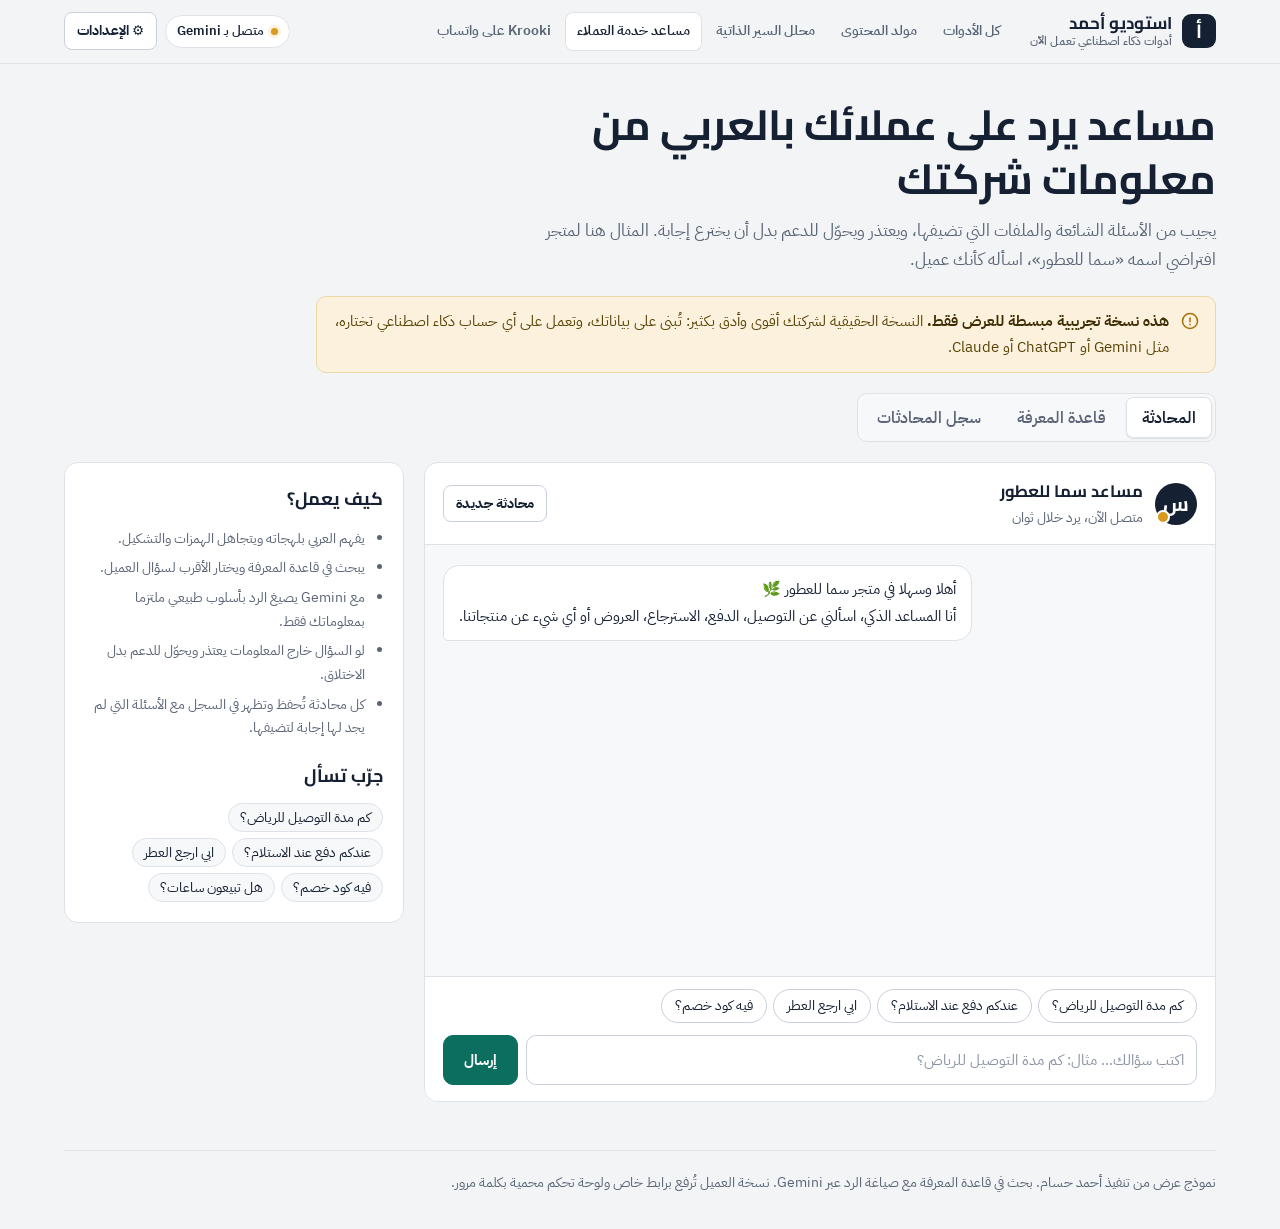
<file: chat.html>
<!doctype html>
<html lang="ar" dir="rtl">
<head>
<meta charset="utf-8"><meta name="viewport" content="width=device-width,initial-scale=1">
<meta name="robots" content="noindex">
<title>مساعد خدمة العملاء الذكي بالعربي | أحمد حسام</title>
<link rel="icon" href="favicon.svg"><link rel="stylesheet" href="assets/ai.css?v=5">
<style>
.chatbox{display:flex;flex-direction:column;height:640px;max-height:76vh;padding:0;overflow:hidden;box-shadow:var(--shadow)}
.chead{display:flex;align-items:center;gap:12px;padding:14px 18px;border-bottom:1px solid var(--line)}
.av{width:42px;height:42px;border-radius:50%;background:var(--ink);color:#fff;display:grid;place-items:center;font-family:var(--display);font-size:20px;font-weight:700;position:relative;flex-shrink:0}
.av::after{content:"";position:absolute;bottom:1px;inset-inline-end:1px;width:10px;height:10px;border-radius:50%;background:var(--saffron);border:2px solid var(--surface)}
.chead b{font-family:var(--display);font-size:16.5px}
.msgs{flex:1;overflow:auto;padding:20px 18px;display:flex;flex-direction:column;gap:10px;scroll-behavior:smooth;background:var(--sunk)}
.m{max-width:80%;padding:10px 15px;border-radius:16px;white-space:pre-wrap;animation:pop .2s ease;line-height:1.8;font-size:15px}
.m.u{align-self:flex-start;background:var(--brand);color:#fff;border-end-start-radius:5px}
.m.b{align-self:flex-end;background:var(--surface);border:1px solid var(--line);border-end-end-radius:5px}
.m .src{display:block;margin-top:8px;padding-top:6px;border-top:1px solid var(--line);font-size:12.5px;color:var(--muted)}
.typing span{display:inline-block;width:7px;height:7px;border-radius:50%;background:var(--faint);margin:0 2px;animation:bl 1s infinite}.typing span:nth-child(2){animation-delay:.15s}.typing span:nth-child(3){animation-delay:.3s}
@keyframes bl{50%{opacity:.25}}
.quick{display:flex;gap:6px;flex-wrap:wrap;padding:12px 18px 0;background:var(--surface);border-top:1px solid var(--line)}
.quick button{background:var(--surface);border:1px solid var(--line2);color:var(--ink);border-radius:999px;padding:4px 13px;font:inherit;font-size:13.5px;cursor:pointer}
.quick button:hover{border-color:var(--brand);color:var(--brand)}
.send{display:flex;gap:8px;padding:12px 18px 16px;background:var(--surface)}
.send input{flex:1}
table{width:100%;border-collapse:collapse;font-size:14.5px}th,td{padding:10px 8px;border-bottom:1px solid var(--line);text-align:start;vertical-align:top}th{color:var(--muted);font-weight:600;font-size:13px}
.kpi{display:grid;grid-template-columns:repeat(3,1fr);gap:10px;margin-bottom:16px}.kpi div{background:var(--sunk);border:1px solid var(--line);border-radius:var(--r-md);padding:14px}.kpi b{display:block;font-family:var(--display);font-size:28px;line-height:1.2}
.res input,.res textarea{background:var(--surface)}
</style>
</head>
<body>
<div class="wrap">
  <header class="top">
    <a class="logo" href="index.html"><span class="mark">أ</span><span><b>استوديو أحمد</b><small>أدوات ذكاء اصطناعي تعمل الآن</small></span></a>
    <nav class="nav" aria-label="الأدوات"><a href="index.html">كل الأدوات</a><a href="content.html">مولد المحتوى</a><a href="cv.html">محلل السير الذاتية</a><a href="chat.html" aria-current="page">مساعد خدمة العملاء</a><a href="krooki.html">Krooki على واتساب</a></nav>
    <div class="actions"><span data-mode class="badge live"><i></i>متصل بـ Gemini</span><button class="btn ghost sm" data-open-settings>⚙ الإعدادات</button></div>
  </header>
  <section class="hero">
    <h1>مساعد يرد على عملائك بالعربي من معلومات شركتك</h1>
    <p>يجيب من الأسئلة الشائعة والملفات التي تضيفها، ويعتذر ويحوّل للدعم بدل أن يخترع إجابة. المثال هنا لمتجر افتراضي اسمه «سما للعطور»، اسأله كأنك عميل.</p>
  </section>
  <div class="trial" role="note"><svg width="18" height="18" viewBox="0 0 24 24" fill="none" stroke="currentColor" stroke-width="2" stroke-linecap="round" aria-hidden="true"><circle cx="12" cy="12" r="10"/><path d="M12 8v5M12 16.5v.5"/></svg><div><b>هذه نسخة تجريبية مبسطة للعرض فقط.</b> النسخة الحقيقية لشركتك أقوى وأدق بكثير: تُبنى على بياناتك، وتعمل على أي حساب ذكاء اصطناعي تختاره، مثل Gemini أو ChatGPT أو Claude.</div></div>
  <div class="tabs"><button class="on" data-tab="chat">المحادثة</button><button data-tab="kb">قاعدة المعرفة</button><button data-tab="logs">سجل المحادثات</button></div>
  <div class="grid" style="grid-template-columns:1fr 340px">
    <main>
      <section id="t-chat" class="card chatbox">
        <div class="chead"><div class="av">س</div><div><b>مساعد سما للعطور</b><div class="muted small">متصل الآن، يرد خلال ثوان</div></div><button class="btn ghost sm" id="reset" style="margin-inline-start:auto">محادثة جديدة</button></div>
        <div class="msgs" id="msgs"></div>
        <div class="quick" id="quick"></div>
        <form class="send" id="form"><input id="q" placeholder="اكتب سؤالك… مثال: كم مدة التوصيل للرياض؟" autocomplete="off"><button class="btn">إرسال</button></form>
      </section>
      <section id="t-kb" class="card" hidden>
        <div class="row space"><h3 style="margin:0">قاعدة المعرفة</h3><div class="row"><button class="btn ghost sm" id="addFaq">إضافة سؤال وجواب</button><button class="btn ghost sm" id="upBtn">رفع ملف نصي</button><input type="file" id="up" accept=".txt,.md" hidden></div></div>
        <p class="muted small">كل ما تضيفه هنا يستخدمه المساعد فورا في الرد. في نسخة العميل تُحفظ البيانات في قاعدة بيانات وتُدار بكلمة مرور.</p>
        <div id="kbList"></div>
      </section>
      <section id="t-logs" class="card" hidden>
        <h3>سجل المحادثات</h3>
        <div class="kpi"><div><b id="kTotal">0</b><span class="muted small">رسالة</span></div><div><b id="kAns">0%</b><span class="muted small">تمت الإجابة</span></div><div><b id="kMiss">0</b><span class="muted small">بدون إجابة</span></div></div>
        <table><thead><tr><th>الوقت</th><th>سؤال العميل</th><th>الحالة</th></tr></thead><tbody id="logRows"></tbody></table>
        <button class="btn ghost sm" id="clearLogs" style="margin-top:10px">مسح السجل</button>
      </section>
    </main>
    <aside class="card">
      <h3>كيف يعمل؟</h3>
      <ul class="steps small">
        <li>يفهم العربي بلهجاته ويتجاهل الهمزات والتشكيل.</li>
        <li>يبحث في قاعدة المعرفة ويختار الأقرب لسؤال العميل.</li>
        <li>مع Gemini يصيغ الرد بأسلوب طبيعي ملتزما بمعلوماتك فقط.</li>
        <li>لو السؤال خارج المعلومات يعتذر ويحوّل للدعم بدل الاختلاق.</li>
        <li>كل محادثة تُحفظ وتظهر في السجل مع الأسئلة التي لم يجد لها إجابة لتضيفها.</li>
      </ul>
      <h3 style="margin-top:20px">جرّب تسأل</h3>
      <div class="chips" id="try"></div>
    </aside>
  </div>
  <footer class="foot">نموذج عرض من تنفيذ أحمد حسام. بحث في قاعدة المعرفة مع صياغة الرد عبر Gemini. نسخة العميل تُرفع برابط خاص ولوحة تحكم محمية بكلمة مرور.</footer>
</div>
<script src="assets/ai.js?v=4"></script>
<script>
const $=s=>document.querySelector(s);AI.mountSettings();
const DEFAULT_KB=[
{q:'كم مدة التوصيل؟ متى يوصل الطلب؟ الشحن',a:'التوصيل داخل الرياض خلال 24 ساعة، وباقي مدن المملكة من 2 إلى 4 أيام عمل. وتوصلك رسالة برقم التتبع أول ما يُشحن الطلب.'},
{q:'كم سعر التوصيل؟ رسوم الشحن هل الشحن مجاني؟',a:'الشحن مجاني للطلبات فوق 200 ريال. أقل من كذا رسوم التوصيل 25 ريال داخل الرياض و35 ريال لباقي المدن.'},
{q:'سياسة الاسترجاع والاستبدال ترجيع ارجع ارجاع رجع استرد ابدل تبديل المنتج',a:'تقدر تسترجع أو تستبدل خلال 7 أيام من الاستلام بشرط أن يكون المنتج مغلقا بغلافه الأصلي. يتم رد المبلغ لنفس وسيلة الدفع خلال 5 أيام عمل.'},
{q:'طرق الدفع المتاحة الدفع عند الاستلام مدى ابل باي تابي',a:'نقبل مدى، فيزا وماستركارد، Apple Pay، والتقسيط عبر تابي وتمارا بدون فوائد. والدفع عند الاستلام متاح داخل الرياض برسوم 10 ريال.'},
{q:'كم يثبت العطر؟ ثبات العطر',a:'عطور سما بتركيز Eau de Parfum، وثباتها من 10 إلى 24 ساعة حسب نوع البشرة والجو. ننصح برشه على نقاط النبض وعلى الملابس لثبات أطول.'},
{q:'هل العطور أصلية؟ مكونات طبيعية',a:'كل عطورنا من إنتاج مصنع سما في الرياض بمكونات مرخصة من هيئة الغذاء والدواء، والعود المستخدم طبيعي من كمبوديا والهند.'},
{q:'أوقات العمل متى تفتحون رقم خدمة العملاء التواصل',a:'خدمة العملاء متاحة يوميا من 10 صباحا حتى 12 منتصف الليل، والمساعد الذكي يرد عليك 24 ساعة.'},
{q:'هل عندكم عروض؟ خصم كود خصم كوبون',a:'حاليا عندنا خصم 15% على مجموعة العود بكود SAMA15، وعلبة هدية مجانية مع أي طلب فوق 400 ريال.'},
{q:'تغليف هدية بطاقة إهداء',a:'نعم، تقدر تختار تغليف الهدية مع بطاقة إهداء مكتوب عليها رسالتك مجانا من صفحة إتمام الطلب.'},
{q:'تتبع الطلب وين طلبي حالة الطلب',a:'تقدر تتابع طلبك من «طلباتي» في حسابك، أو من رابط التتبع اللي يوصلك برسالة نصية بعد الشحن. لو تحتاج مساعدة أرسل رقم الطلب وأتحقق لك.'}];
let KB=AI.store.get('cb_kb',DEFAULT_KB);
const saveKB=()=>AI.store.set('cb_kb',KB);
const logs=()=>AI.store.get('cb_logs',[]);
function addLog(q,ok){const l=logs();l.unshift({t:Date.now(),q,ok});AI.store.set('cb_logs',l.slice(0,200))}
/* BM25 style retrieval with Arabic normalisation and light stemming */
const STOP=new Set('في من على عن الى مع هل كم ما ماذا متى وين كيف هو هي انا انت عندكم عندك لو اذا ايش شو يا ابي ابغى اريد ممكن الله السلام عليكم و او ثم'.split(' ').map(AI.norm));
const stem=w=>w.replace(/^(وال|بال|كال|فال|لل|ال)/,'').replace(/(ها|هم|كم|ات|ون|ين|يه|ه)$/,'');
const toks=s=>AI.norm(s).split(' ').filter(w=>w.length>1&&!STOP.has(w)).map(stem).filter(w=>w.length>1);
function search(query){
  const qd=KB.map(d=>toks(d.q)),ad=KB.map(d=>toks(d.a)),N=KB.length,qt=toks(query);
  const df={};qd.forEach((d,i)=>new Set([...d,...ad[i]]).forEach(w=>df[w]=(df[w]||0)+1));
  const hit=(arr,w)=>arr.filter(x=>x===w||(w.length>3&&x.length>3&&(x.startsWith(w)||w.startsWith(x)))).length;
  return qd.map((d,i)=>{let s=0;qt.forEach(w=>{const idf=Math.log(1+(N-(df[w]||0)+.5)/((df[w]||0)+.5));const fq=hit(d,w),fa=hit(ad[i],w);if(fq)s+=idf*1.6;else if(fa)s+=idf*.45});return {i,s}}).sort((a,b)=>b.s-a.s);
}
const msgs=$('#msgs');
function bubble(text,who,src){const d=document.createElement('div');d.className='m '+who;d.textContent=text;if(src){const s=document.createElement('span');s.className='src';s.textContent='المصدر: '+src;d.appendChild(s)}msgs.appendChild(d);msgs.scrollTop=msgs.scrollHeight;return d}
function greet(){msgs.innerHTML='';bubble('أهلا وسهلا في متجر سما للعطور 🌿\nأنا المساعد الذكي، اسألني عن التوصيل، الدفع، الاسترجاع، العروض أو أي شيء عن منتجاتنا.','b')}
async function ask(q){
  q=q.trim();if(!q)return;bubble(q,'u');$('#q').value='';
  const t=bubble('','b');t.innerHTML='<span class="typing"><span></span><span></span><span></span></span>';
  const hits=search(q),top=hits.filter(h=>h.s>0.9).slice(0,3);
  if(/^(السلام|سلام|هلا|مرحبا|اهلا|hi|hello)/i.test(AI.norm(q))&&q.length<25){await wait(500);t.remove();bubble('وعليكم السلام ورحمة الله 😊 كيف أقدر أخدمك اليوم؟','b');addLog(q,true);return}
  let ans,src,ok=!!top.length;
  if(AI.live()){
    try{ans=await AI.gemini(`سؤال العميل: ${q}\n\nالمعلومات المتاحة:\n${(top.length?top:hits.slice(0,4)).map(h=>'• '+KB[h.i].a).join('\n')}`,{system:'أنت موظف خدمة عملاء لمتجر سما للعطور في السعودية. رد بالعربية بأسلوب ودود ومختصر. استخدم المعلومات المتاحة فقط، ولو لم تجد الإجابة فيها قل بلطف إنك ستحول السؤال لفريق الدعم ولا تخترع أي معلومة.',temperature:.4});src=top.length?'قاعدة المعرفة + Gemini':'';}catch(e){}
  }
  if(!ans){await wait(700);if(top.length){ans=KB[top[0].i].a;src='قاعدة المعرفة'}else{ans='سؤال ممتاز 🙏 ما عندي معلومة مؤكدة عنه حاليا، وما أحب أعطيك إجابة غير دقيقة. حوّلت سؤالك لفريق خدمة العملاء وبيتواصلون معك هنا قريبا.'}}
  t.remove();bubble(ans,'b',src);addLog(q,ok);paintLogs();
}
const wait=ms=>new Promise(r=>setTimeout(r,ms));
const SUG=['كم مدة التوصيل للرياض؟','عندكم دفع عند الاستلام؟','ابي ارجع العطر','فيه كود خصم؟','هل تبيعون ساعات؟'];
$('#quick').innerHTML=SUG.slice(0,4).map(s=>`<button>${s}</button>`).join('');$('#try').innerHTML=SUG.map(s=>`<button class="chip" style="cursor:pointer">${s}</button>`).join('');
document.querySelectorAll('#quick button,#try button').forEach(b=>b.onclick=()=>{tab('chat');ask(b.textContent)});
$('#form').onsubmit=e=>{e.preventDefault();ask($('#q').value)};$('#reset').onclick=greet;
function tab(n){document.querySelectorAll('[data-tab]').forEach(b=>b.classList.toggle('on',b.dataset.tab===n));['chat','kb','logs'].forEach(x=>$('#t-'+x).hidden=x!==n);if(n==='kb')paintKB();if(n==='logs')paintLogs()}
document.querySelectorAll('[data-tab]').forEach(b=>b.onclick=()=>tab(b.dataset.tab));
function paintKB(){$('#kbList').innerHTML=KB.map((d,i)=>`<div class="res" style="margin-top:12px"><span class="tag">#${i+1}</span><label style="margin-top:4px">الأسئلة والكلمات الدالة</label><input data-i="${i}" data-k="q" value="${AI.esc(d.q)}"><label>الإجابة</label><textarea data-i="${i}" data-k="a">${AI.esc(d.a)}</textarea><div class="tools"><button class="btn ghost sm" data-del="${i}">حذف</button></div></div>`).join('');
  document.querySelectorAll('#kbList [data-k]').forEach(el=>el.oninput=()=>{KB[el.dataset.i][el.dataset.k]=el.value;saveKB()});
  document.querySelectorAll('#kbList [data-del]').forEach(b=>b.onclick=()=>{KB.splice(+b.dataset.del,1);saveKB();paintKB()})}
$('#addFaq').onclick=()=>{KB.unshift({q:'سؤال جديد',a:'الإجابة'});saveKB();paintKB()};
$('#upBtn').onclick=()=>$('#up').click();
$('#up').onchange=async()=>{const f=$('#up').files[0];if(!f)return;const txt=await f.text();const parts=txt.split(/\n\s*\n/).map(s=>s.trim()).filter(s=>s.length>20);parts.forEach(p=>KB.push({q:p.split('\n')[0].slice(0,120),a:p}));saveKB();paintKB();AI.toast(`تمت إضافة ${parts.length} فقرة من ${f.name}`)};
function paintLogs(){const l=logs(),ok=l.filter(x=>x.ok).length;$('#kTotal').textContent=l.length;$('#kAns').textContent=l.length?Math.round(ok/l.length*100)+'%':'0%';$('#kMiss').textContent=l.length-ok;
  $('#logRows').innerHTML=l.slice(0,40).map(x=>`<tr><td class="muted small">${new Date(x.t).toLocaleString('ar-SA',{hour:'2-digit',minute:'2-digit',day:'numeric',month:'short'})}</td><td>${AI.esc(x.q)}</td><td>${x.ok?'<span class="chip good">تمت الإجابة</span>':'<span class="chip bad">أضفها للمعرفة</span>'}</td></tr>`).join('')||'<tr><td colspan="3" class="muted">لا توجد محادثات بعد</td></tr>'}
$('#clearLogs').onclick=()=>{AI.store.set('cb_logs',[]);paintLogs()};
greet();
</script>
</body>
</html>
</file>
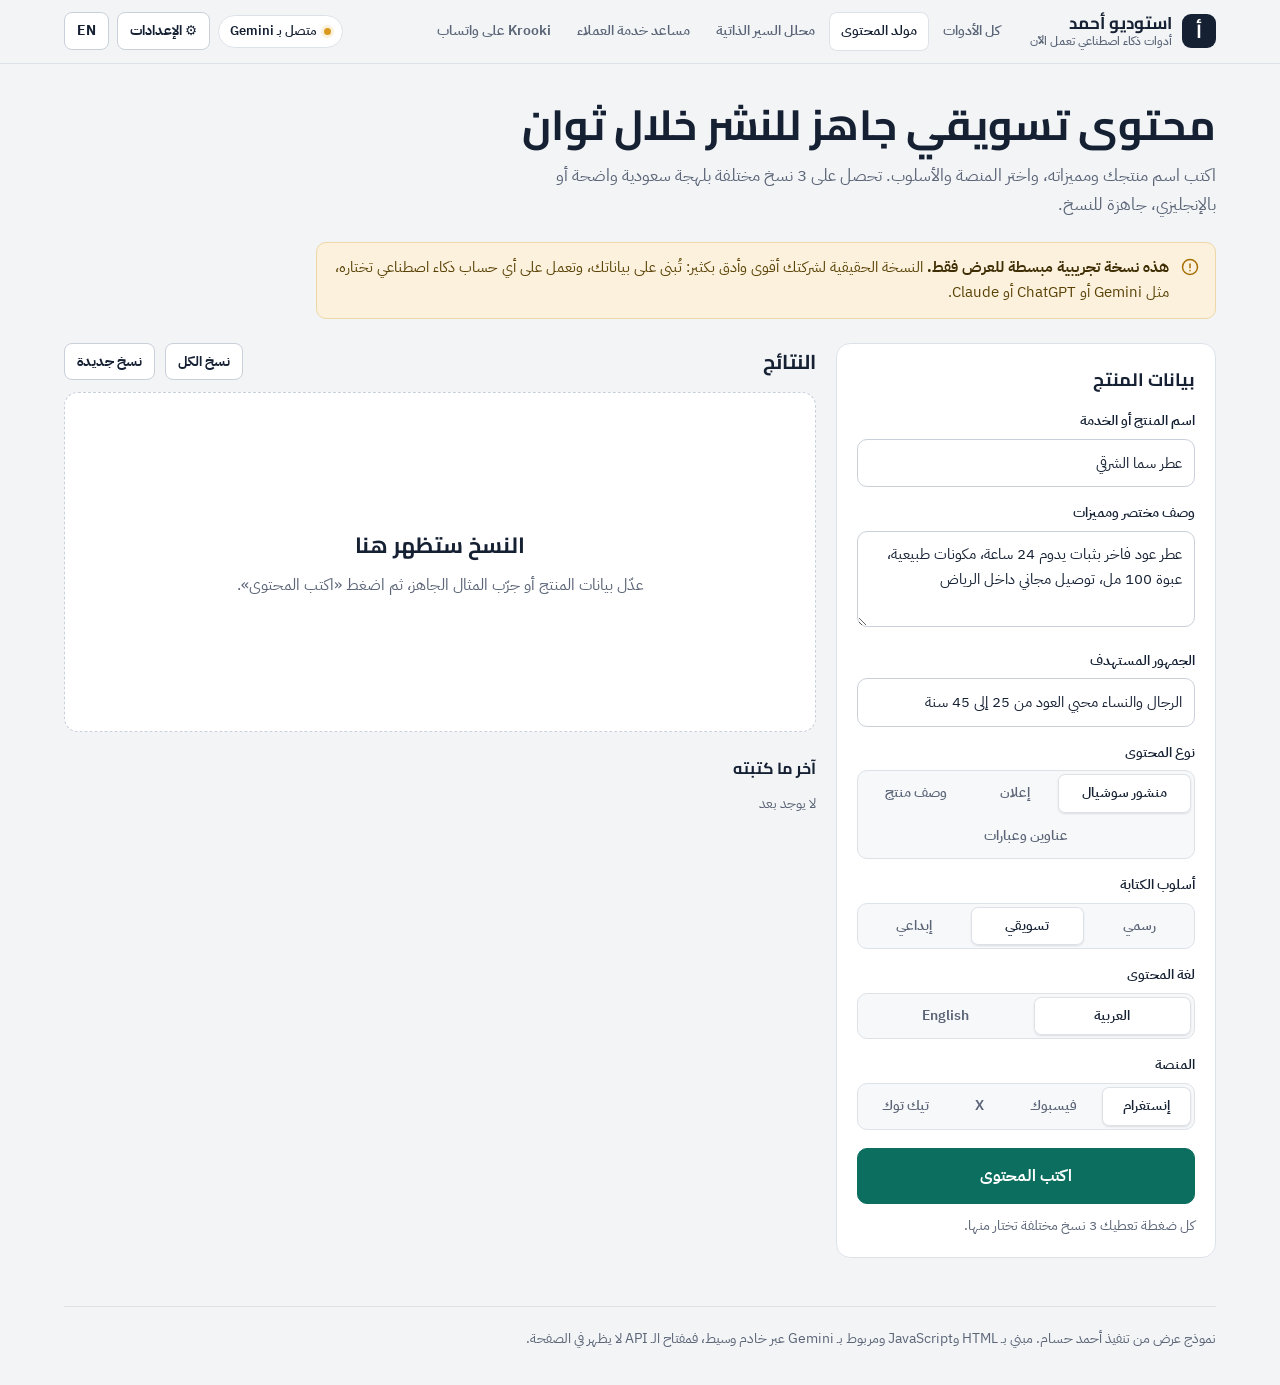
<file: content.html>
<!doctype html>
<html lang="ar" dir="rtl">
<head>
<meta charset="utf-8"><meta name="viewport" content="width=device-width,initial-scale=1">
<meta name="robots" content="noindex">
<title>مولد المحتوى التسويقي بالذكاء الاصطناعي | أحمد حسام</title>
<link rel="icon" href="favicon.svg"><link rel="stylesheet" href="assets/ai.css?v=5">
</head>
<body>
<div class="wrap">
  <header class="top">
    <a class="logo" href="index.html"><span class="mark">أ</span><span><b>استوديو أحمد</b><small>أدوات ذكاء اصطناعي تعمل الآن</small></span></a>
    <nav class="nav" aria-label="الأدوات"><a href="index.html">كل الأدوات</a><a href="content.html" aria-current="page">مولد المحتوى</a><a href="cv.html">محلل السير الذاتية</a><a href="chat.html">مساعد خدمة العملاء</a><a href="krooki.html">Krooki على واتساب</a></nav>
    <div class="actions"><span data-mode class="badge live"><i></i>متصل بـ Gemini</span><button class="btn ghost sm" data-open-settings>⚙ الإعدادات</button><button class="btn ghost sm" id="langBtn">EN</button></div>
  </header>
  <section class="hero">
    <h1 data-t="h1">محتوى تسويقي جاهز للنشر خلال ثوان</h1>
    <p data-t="sub">اكتب اسم منتجك ومميزاته، واختر المنصة والأسلوب. تحصل على 3 نسخ مختلفة بلهجة سعودية واضحة أو بالإنجليزي، جاهزة للنسخ.</p>
  </section>
  <div class="trial" role="note"><svg width="18" height="18" viewBox="0 0 24 24" fill="none" stroke="currentColor" stroke-width="2" stroke-linecap="round" aria-hidden="true"><circle cx="12" cy="12" r="10"/><path d="M12 8v5M12 16.5v.5"/></svg><div data-t="trial"><b>هذه نسخة تجريبية مبسطة للعرض فقط.</b> النسخة الحقيقية لشركتك أقوى وأدق بكثير: تُبنى على بياناتك، وتعمل على أي حساب ذكاء اصطناعي تختاره، مثل Gemini أو ChatGPT أو Claude.</div></div>
  <div class="grid">
    <aside class="card noprint">
      <h3 data-t="form">بيانات المنتج</h3>
      <label data-t="lName">اسم المنتج أو الخدمة</label>
      <input id="name" value="عطر سما الشرقي">
      <label data-t="lDesc">وصف مختصر ومميزات</label>
      <textarea id="desc">عطر عود فاخر بثبات يدوم 24 ساعة، مكونات طبيعية، عبوة 100 مل، توصيل مجاني داخل الرياض</textarea>
      <label data-t="lAud">الجمهور المستهدف</label>
      <input id="aud" value="الرجال والنساء محبي العود من 25 إلى 45 سنة">
      <label data-t="lType">نوع المحتوى</label>
      <div class="seg" id="type">
        <button data-v="post" class="on">منشور سوشيال</button><button data-v="ad">إعلان</button><button data-v="desc">وصف منتج</button><button data-v="head">عناوين وعبارات</button>
      </div>
      <label data-t="lTone">أسلوب الكتابة</label>
      <div class="seg" id="tone"><button data-v="formal">رسمي</button><button data-v="sales" class="on">تسويقي</button><button data-v="creative">إبداعي</button></div>
      <label data-t="lLang">لغة المحتوى</label>
      <div class="seg" id="lang"><button data-v="ar" class="on">العربية</button><button data-v="en">English</button></div>
      <label data-t="lPlat">المنصة</label>
      <div class="seg" id="plat"><button data-v="ig" class="on">إنستغرام</button><button data-v="fb">فيسبوك</button><button data-v="x">X</button><button data-v="tt">تيك توك</button></div>
      <button class="btn block" id="go"><span data-t="go">اكتب المحتوى</span></button>
      <p class="muted small" style="margin:10px 0 0" data-t="note">كل ضغطة تعطيك 3 نسخ مختلفة تختار منها.</p>
    </aside>
    <main>
      <div class="row space" style="margin-bottom:12px"><h2 data-t="results" style="margin:0;font-size:20px">النتائج</h2><div class="row"><button class="btn ghost sm" id="copyAll" data-t="copyAll">نسخ الكل</button><button class="btn ghost sm" id="again" data-t="again">نسخ جديدة</button></div></div>
      <div class="out" id="out"><div class="empty"><div><b data-t="emptyT">النسخ ستظهر هنا</b><span data-t="empty">عدّل بيانات المنتج أو جرّب المثال الجاهز، ثم اضغط «اكتب المحتوى».</span></div></div></div>
      <div style="margin-top:22px"><h3 data-t="histT" style="font-size:16px;margin:0 0 10px">آخر ما كتبته</h3><div id="hist" class="chips"></div></div>
    </main>
  </div>
  <footer class="foot">نموذج عرض من تنفيذ أحمد حسام. مبني بـ HTML وJavaScript ومربوط بـ Gemini عبر خادم وسيط، فمفتاح الـ API لا يظهر في الصفحة.</footer>
</div>
<script src="assets/ai.js?v=4"></script>
<script>
const $=s=>document.querySelector(s);
const val=id=>[...document.querySelectorAll('#'+id+' button')].find(b=>b.classList.contains('on')).dataset.v;
document.querySelectorAll('.seg').forEach(g=>g.addEventListener('click',e=>{if(e.target.tagName!=='BUTTON')return;g.querySelectorAll('button').forEach(b=>b.classList.remove('on'));e.target.classList.add('on')}));
const settings=AI.mountSettings();
let ui='ar';
const T={en:{h1:'Ready to publish marketing copy in seconds',sub:'Enter your product and its features, pick the platform and tone, and get 3 different versions ready to copy.',form:'Product details',lName:'Product or service name',lDesc:'Short description and features',lAud:'Target audience',lType:'Content type',lTone:'Writing tone',lLang:'Content language',lPlat:'Platform',go:'Write content',note:'Every click gives you 3 different versions.',results:'Results',copyAll:'Copy all',again:'New versions',emptyT:'Your versions will appear here',empty:'Edit the product details or use the ready example, then press “Write content”.',histT:'Recent',trial:'<b>This is a simplified trial version for demo only.</b> The real version for your company is far stronger and more accurate: built on your data, and running on any AI account you choose, such as Gemini, ChatGPT or Claude.'}};
const AR={};document.querySelectorAll('[data-t]').forEach(el=>AR[el.dataset.t]=el.innerHTML);
$('#langBtn').onclick=()=>{ui=ui==='ar'?'en':'ar';document.documentElement.lang=ui;document.documentElement.dir=ui==='ar'?'rtl':'ltr';$('#langBtn').textContent=ui==='ar'?'EN':'عربي';document.querySelectorAll('[data-t]').forEach(el=>el.innerHTML=(ui==='en'?T.en:AR)[el.dataset.t]||AR[el.dataset.t])};

/* ---------- Local demo engine (works with no key) ---------- */
const P=AI.pick;
function feats(d){return d.split(/[،,\n.]+/).map(s=>s.trim()).filter(s=>s.length>2).slice(0,5)}
const EMO={ig:['✨','🔥','💫','🌿','🎁','👌'],fb:['✅','⭐','📦','💯'],x:['⚡','👇'],tt:['🔥','😍','⏳']};
const TAGS={ar:n=>['#'+n.replace(/\s+/g,'_'),'#عروض','#السعودية','#الرياض','#تسوق_اونلاين','#جديد'],en:n=>['#'+n.replace(/\s+/g,''),'#NewIn','#ShopNow','#KSA','#Deals']};
function local(type,tone,lang,plat,name,desc,aud){
  const f=feats(desc), e=EMO[plat]||EMO.ig, f1=f[0]||'', f2=f[1]||'', f3=f[2]||'';
  const tags=TAGS[lang](name).slice(0,plat==='x'?2:5).join(' ');
  if(lang==='en'){
    const open={formal:[`Introducing ${name}.`,`${name}: quality you can rely on.`],sales:[`Stop scrolling 👀 ${name} is here!`,`Your new favourite: ${name}.`,`Looking for the best? Meet ${name}.`],creative:[`Some things are felt before they are seen. ${name}.`,`Imagine a day that starts with ${name}…`]};
    const cta={formal:['Order now through our website.','Contact us for details.'],sales:['Order today, limited stock! 🛒','Tap the link and grab yours now 👇'],creative:['Make it yours today.','Your story starts here.']};
    if(type==='head')return [P(open[tone]).replace(/\.$/,''),`Why everyone is talking about ${name}`,`${f1||name}, finally done right`,`Made for ${aud||'you'}`,`Don’t miss ${name} this week`].join('\n');
    if(type==='desc')return `${name}\n\n${P(['Crafted for','Designed for','Made for'])} ${aud||'people who expect the best'}, ${name} combines ${f1||'premium quality'}${f2?' with '+f2:''}.\n\nKey features:\n• ${f.join('\n• ')||'Premium quality'}\n\n${P(cta[tone])}`;
    if(type==='ad')return `${P(open[tone])}\n${f1?'✔ '+f1+'\n':''}${f2?'✔ '+f2+'\n':''}${f3?'✔ '+f3+'\n':''}${P(cta[tone])}`;
    return `${P(open[tone])} ${P(e)}\n\n${f.map(x=>P(e)+' '+x).join('\n')}\n\nPerfect for ${aud||'you'}.\n${P(cta[tone])}\n\n${tags}`;
  }
  const open={formal:[`نقدم لكم ${name}.`,`${name}: جودة تستحق ثقتكم.`,`يسرنا أن نقدم لكم ${name}.`],sales:[`لا تفوتك الفرصة! ${name} وصل 🔥`,`لو تدور على الأفضل، ${name} هو اختيارك.`,`وقف التمرير لحظة 👀 ${name} بين يديك الآن!`],creative:[`فيه أشياء تحسها قبل ما تشوفها… ${name}.`,`تخيل يومك يبدأ بـ ${name}.`,`لكل لحظة مميزة تفاصيلها، و${name} أجملها.`]};
  const cta={formal:['للطلب يرجى زيارة موقعنا أو التواصل معنا.','نسعد بخدمتكم واستقبال طلباتكم.'],sales:['اطلبه الآن قبل نفاد الكمية 🛒','الكمية محدودة، اطلب اليوم 👇','اضغط على الرابط واطلب الحين!'],creative:['خلّه جزءا من قصتك اليوم.','جربه، وخل الباقي يتكلم عنه.']};
  if(type==='head')return [`${P(['اكتشف','جرّب','لا تفوّت'])} ${name}`,`${f1||name}… أخيرا بالشكل الصح`,`ليش الكل يتكلم عن ${name}؟`,`صُنع خصيصا لـ ${aud||'لك'}`,`عرض الأسبوع: ${name}`].join('\n');
  if(type==='desc')return `${name}\n\n${P(['صُمم خصيصا لـ','مثالي لـ','الخيار الأمثل لـ'])} ${aud||'من يبحث عن الأفضل'}، يجمع ${name} بين ${f1||'الجودة العالية'}${f2?' و'+f2:''}.\n\nالمميزات:\n• ${f.join('\n• ')||'جودة عالية'}\n\n${P(cta[tone])}`;
  if(type==='ad')return `${P(open[tone])}\n${f1?'✔ '+f1+'\n':''}${f2?'✔ '+f2+'\n':''}${f3?'✔ '+f3+'\n':''}${P(cta[tone])}`;
  return `${P(open[tone])} ${P(e)}\n\n${f.map(x=>P(e)+' '+x).join('\n')}\n\nمناسب لـ ${aud||'الجميع'}.\n${P(cta[tone])}\n\n${tags}`;
}
const TYPE_AR={post:'منشور سوشيال ميديا',ad:'إعلان قصير لمنتج',desc:'وصف منتج احترافي لمتجر إلكتروني',head:'خمسة عناوين وعبارات إعلانية جذابة'};
const TONE_AR={formal:'رسمي',sales:'تسويقي مقنع',creative:'إبداعي قصصي'};
const PLAT={ig:'إنستغرام',fb:'فيسبوك',x:'منصة X (أقل من 280 حرفا)',tt:'تيك توك'};
async function generate(){
  const name=$('#name').value.trim(),desc=$('#desc').value.trim(),aud=$('#aud').value.trim();
  if(!name){AI.toast('اكتب اسم المنتج أولا');return}
  const type=val('type'),tone=val('tone'),lang=val('lang'),plat=val('plat');
  const btn=$('#go');btn.disabled=true;btn.innerHTML='<span class="spinner"></span>';
  let items=[];
  try{
    if(AI.live()){
      const r=await AI.gemini(`اكتب 3 نسخ مختلفة من: ${TYPE_AR[type]}.\nالمنتج: ${name}\nالوصف والمميزات: ${desc}\nالجمهور: ${aud}\nالمنصة: ${PLAT[plat]}\nالأسلوب: ${TONE_AR[tone]}\nاللغة: ${lang==='ar'?'العربية بلهجة سعودية بيضاء مفهومة':'English'}\nأعد JSON فقط بالشكل {"items":["...","...","..."]}`,{json:true,system:'أنت كاتب محتوى تسويقي محترف للسوق السعودي والخليجي. محتواك جاهز للنشر، واضح، غير مبالغ فيه، بدون وعود كاذبة.'});
      items=r.items||[];
    }else{await new Promise(r=>setTimeout(r,650));items=[0,1,2].map(()=>local(type,tone,lang,plat,name,desc,aud))}
  }catch(e){AI.toast('تعذر الاتصال بـ Gemini، تم التوليد محليا');items=[0,1,2].map(()=>local(type,tone,lang,plat,name,desc,aud))}
  render(items,lang);btn.disabled=false;btn.innerHTML='<span data-t="go">'+(ui==='en'?T.en.go:AR.go)+'</span>';
  const h=AI.store.get('cg_hist',[]);h.unshift({name,type,at:Date.now(),items});AI.store.set('cg_hist',h.slice(0,8));hist();
}
function render(items,lang){
  const o=$('#out');o.innerHTML='';
  items.forEach((t,i)=>{const d=document.createElement('div');d.className='res';d.dir=lang==='en'?'ltr':'rtl';d.innerHTML=`<span class="tag">${ui==='en'?'Version':'النسخة'} ${i+1}، ${t.length} ${ui==='en'?'chars':'حرف'}</span>${AI.esc(t)}<div class="tools"><button class="btn ghost sm">${ui==='en'?'Copy':'نسخ'}</button></div>`;d.querySelector('button').onclick=()=>AI.copy(t);o.appendChild(d)});
  o.dataset.all=items.join('\n\n\n');
}
function hist(){const h=AI.store.get('cg_hist',[]);$('#hist').innerHTML=h.length?'':'<span class="muted small">لا يوجد بعد</span>';h.forEach(x=>{const c=document.createElement('button');c.className='chip';c.style.cursor='pointer';c.textContent=x.name+'، '+({post:'منشور',ad:'إعلان',desc:'وصف',head:'عناوين'}[x.type]);c.onclick=()=>render(x.items,'ar');$('#hist').appendChild(c)})}
$('#go').onclick=generate;$('#again').onclick=generate;$('#copyAll').onclick=()=>{const a=$('#out').dataset.all;a?AI.copy(a):AI.toast('لا توجد نتائج بعد')};
hist();
</script>
</body>
</html>
</file>
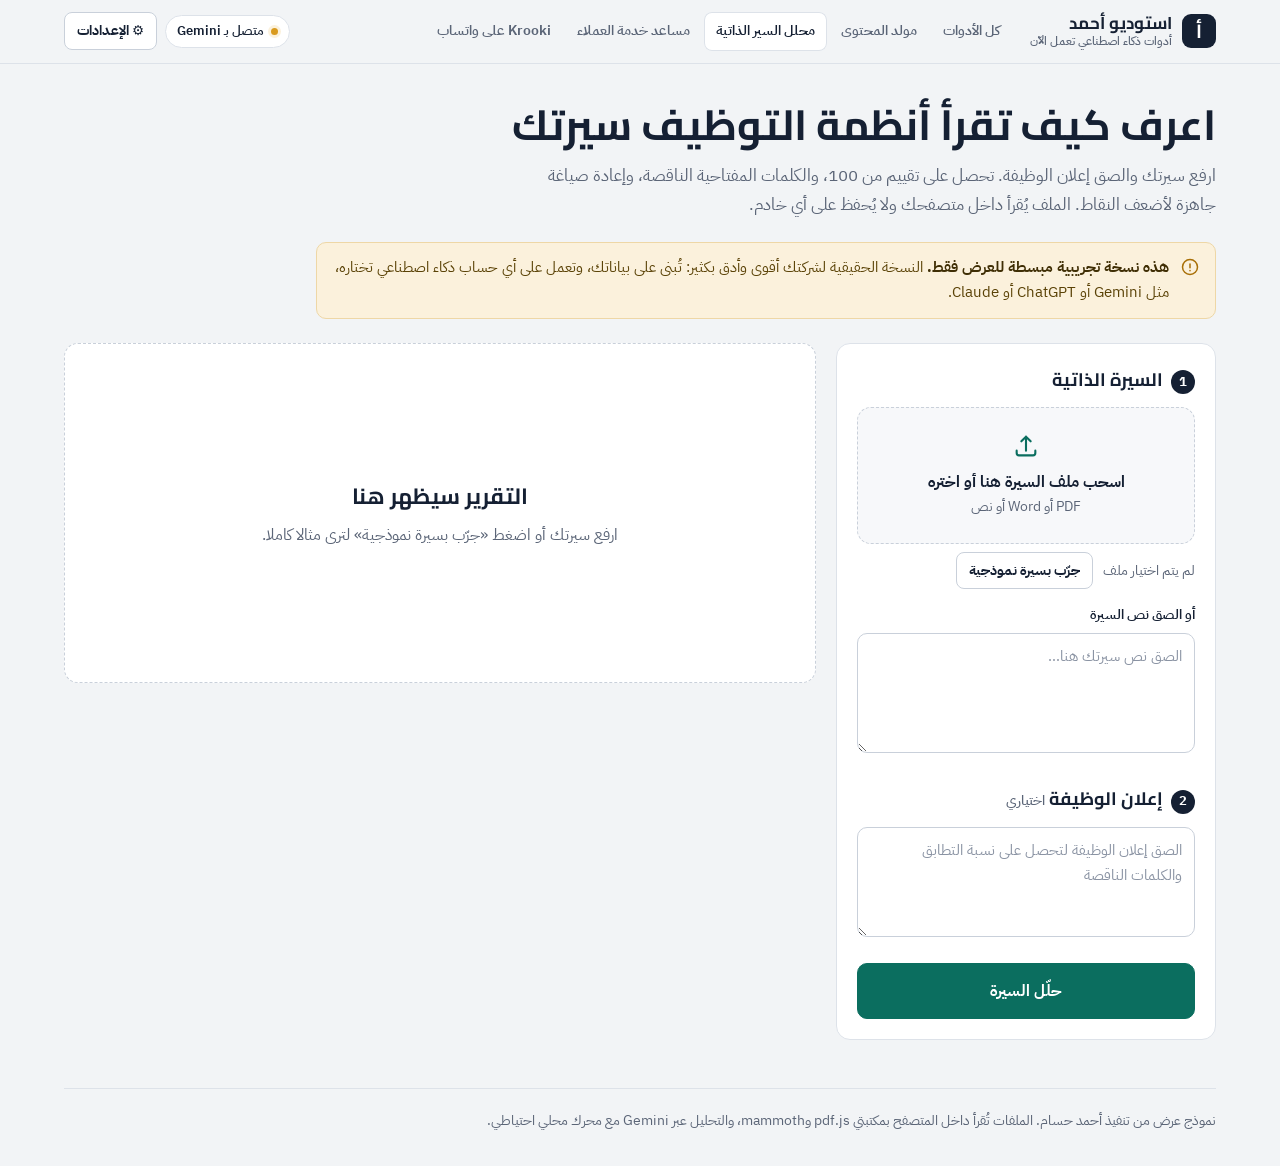
<file: cv.html>
<!doctype html>
<html lang="ar" dir="rtl">
<head>
<meta charset="utf-8"><meta name="viewport" content="width=device-width,initial-scale=1">
<meta name="robots" content="noindex">
<title>محلل السير الذاتية بالذكاء الاصطناعي | أحمد حسام</title>
<link rel="icon" href="favicon.svg"><link rel="stylesheet" href="assets/ai.css?v=5">
<style>
.drop{border:1.5px dashed var(--line2);border-radius:var(--r-lg);padding:24px 16px;text-align:center;cursor:pointer;transition:.15s;background:var(--sunk)}
.drop:hover,.drop.over{border-color:var(--brand);background:var(--brand-soft)}
.drop strong{display:block;font-weight:700;color:var(--ink)}
.drop svg{display:block;margin:0 auto 8px;color:var(--brand)}
.score{display:grid;grid-template-columns:168px 1fr;gap:26px;align-items:center}
@media(max-width:600px){.score{grid-template-columns:1fr;justify-items:center}}
.ring{width:160px;height:160px;border-radius:50%;display:grid;place-items:center;background:conic-gradient(var(--c) calc(var(--p)*1%),#E6EAF0 0);position:relative}
.ring::after{content:"";position:absolute;inset:13px;border-radius:50%;background:var(--surface)}
.ring>div{position:relative;z-index:1;text-align:center}
.ring b{display:block;font-family:var(--display);font-size:52px;font-weight:700;line-height:1}
.ring small{display:block;font-size:13px;color:var(--muted);margin-top:4px}
.verdict{font-size:24px;margin:0 0 4px}
.bar{height:8px;background:#E6EAF0;border-radius:8px;overflow:hidden}.bar i{display:block;height:100%;background:var(--brand);border-radius:8px;transition:width .8s}
.crit{display:grid;gap:10px;margin-top:14px}.crit div{display:grid;grid-template-columns:120px 1fr 34px;gap:12px;align-items:center;font-size:14px}.crit b{text-align:end;font-variant-numeric:tabular-nums}
ul.clean{margin:0;padding-inline-start:20px}ul.clean li{margin:6px 0}
.two{display:grid;grid-template-columns:1fr 1fr;gap:14px}@media(max-width:700px){.two{grid-template-columns:1fr}}
.card.pos{border-top:3px solid var(--good)}.card.neg{border-top:3px solid var(--bad)}
.rew{background:var(--sunk);border:1px solid var(--line);border-radius:var(--r-md);padding:14px;margin-top:10px}
.rew s{color:var(--bad);text-decoration-thickness:1px}.rew p{margin:8px 0 10px;color:var(--good);font-weight:600}
.stepno{display:inline-grid;place-items:center;width:24px;height:24px;border-radius:50%;background:var(--ink);color:#fff;font-size:13px;margin-inline-end:8px;font-family:var(--body)}
</style>
</head>
<body>
<div class="wrap">
  <header class="top noprint">
    <a class="logo" href="index.html"><span class="mark">أ</span><span><b>استوديو أحمد</b><small>أدوات ذكاء اصطناعي تعمل الآن</small></span></a>
    <nav class="nav" aria-label="الأدوات"><a href="index.html">كل الأدوات</a><a href="content.html">مولد المحتوى</a><a href="cv.html" aria-current="page">محلل السير الذاتية</a><a href="chat.html">مساعد خدمة العملاء</a><a href="krooki.html">Krooki على واتساب</a></nav>
    <div class="actions"><span data-mode class="badge live"><i></i>متصل بـ Gemini</span><button class="btn ghost sm" data-open-settings>⚙ الإعدادات</button></div>
  </header>
  <section class="hero">
    <h1>اعرف كيف تقرأ أنظمة التوظيف سيرتك</h1>
    <p>ارفع سيرتك والصق إعلان الوظيفة. تحصل على تقييم من 100، والكلمات المفتاحية الناقصة، وإعادة صياغة جاهزة لأضعف النقاط. الملف يُقرأ داخل متصفحك ولا يُحفظ على أي خادم.</p>
  </section>
  <div class="trial" role="note"><svg width="18" height="18" viewBox="0 0 24 24" fill="none" stroke="currentColor" stroke-width="2" stroke-linecap="round" aria-hidden="true"><circle cx="12" cy="12" r="10"/><path d="M12 8v5M12 16.5v.5"/></svg><div><b>هذه نسخة تجريبية مبسطة للعرض فقط.</b> النسخة الحقيقية لشركتك أقوى وأدق بكثير: تُبنى على بياناتك، وتعمل على أي حساب ذكاء اصطناعي تختاره، مثل Gemini أو ChatGPT أو Claude.</div></div>
  <div class="grid">
    <aside class="card noprint">
      <h3><span class="stepno">1</span>السيرة الذاتية</h3>
      <div class="drop" id="drop" role="button" tabindex="0"><svg width="28" height="28" viewBox="0 0 24 24" fill="none" stroke="currentColor" stroke-width="1.8" stroke-linecap="round" stroke-linejoin="round" aria-hidden="true"><path d="M12 16V4m0 0l-4 4m4-4l4 4"/><path d="M4 16v2a2 2 0 002 2h12a2 2 0 002-2v-2"/></svg><strong>اسحب ملف السيرة هنا أو اختره</strong><div class="muted small">PDF أو Word أو نص</div><input type="file" id="file" accept=".pdf,.docx,.txt" hidden></div>
      <div class="row" style="margin-top:8px"><span class="muted small" id="fname">لم يتم اختيار ملف</span><button class="btn ghost sm" id="sample">جرّب بسيرة نموذجية</button></div>
      <label for="cv">أو الصق نص السيرة</label>
      <textarea id="cv" style="min-height:120px" placeholder="الصق نص سيرتك هنا…"></textarea>
      <h3 style="margin-top:22px"><span class="stepno">2</span>إعلان الوظيفة <span class="muted small" style="font-family:var(--body);font-weight:500">اختياري</span></h3>
      <textarea id="jd" style="min-height:110px" placeholder="الصق إعلان الوظيفة لتحصل على نسبة التطابق والكلمات الناقصة"></textarea>
      <button class="btn block" id="go">حلّل السيرة</button>
    </aside>
    <main id="report"><div class="empty"><div><b>التقرير سيظهر هنا</b>ارفع سيرتك أو اضغط «جرّب بسيرة نموذجية» لترى مثالا كاملا.</div></div></main>
  </div>
  <footer class="foot noprint">نموذج عرض من تنفيذ أحمد حسام. الملفات تُقرأ داخل المتصفح بمكتبتي pdf.js وmammoth، والتحليل عبر Gemini مع محرك محلي احتياطي.</footer>
</div>
<script src="assets/ai.js?v=4"></script>
<script>
const $=s=>document.querySelector(s);AI.mountSettings();
const loadJS=src=>new Promise((ok,no)=>{if(document.querySelector(`script[src="${src}"]`))return ok();const s=document.createElement('script');s.src=src;s.onload=ok;s.onerror=no;document.head.appendChild(s)});
async function readFile(f){
  const ext=f.name.split('.').pop().toLowerCase();
  if(ext==='txt')return await f.text();
  if(ext==='docx'){await loadJS('https://cdn.jsdelivr.net/npm/mammoth@1.8.0/mammoth.browser.min.js');const r=await mammoth.extractRawText({arrayBuffer:await f.arrayBuffer()});return r.value}
  if(ext==='pdf'){await loadJS('https://cdn.jsdelivr.net/npm/pdfjs-dist@3.11.174/build/pdf.min.js');pdfjsLib.GlobalWorkerOptions.workerSrc='https://cdn.jsdelivr.net/npm/pdfjs-dist@3.11.174/build/pdf.worker.min.js';const pdf=await pdfjsLib.getDocument({data:await f.arrayBuffer()}).promise;let t='';for(let i=1;i<=pdf.numPages;i++){const p=await pdf.getPage(i);const c=await p.getTextContent();let last=null;c.items.forEach(it=>{if(last!==null&&Math.abs(it.transform[5]-last)>4)t+='\n';t+=it.str+' ';last=it.transform[5]});t+='\n'}return t}
  throw new Error('صيغة غير مدعومة');
}
const drop=$('#drop'),file=$('#file');
drop.onclick=()=>file.click();drop.onkeydown=e=>{if(e.key==='Enter'||e.key===' '){e.preventDefault();file.click()}};
['dragover','dragenter'].forEach(e=>drop.addEventListener(e,ev=>{ev.preventDefault();drop.classList.add('over')}));
['dragleave','drop'].forEach(e=>drop.addEventListener(e,ev=>{ev.preventDefault();drop.classList.remove('over')}));
drop.addEventListener('drop',ev=>{if(ev.dataTransfer.files[0])take(ev.dataTransfer.files[0])});
file.onchange=()=>file.files[0]&&take(file.files[0]);
async function take(f){$('#fname').textContent='جاري قراءة '+f.name+'…';try{$('#cv').value=(await readFile(f)).replace(/[ \t]+/g,' ').trim();$('#fname').textContent='✓ '+f.name}catch(e){$('#fname').textContent='تعذر قراءة الملف: '+e.message}}
$('#sample').onclick=()=>{$('#cv').value=`Mohammed Al Otaibi
Riyadh, Saudi Arabia | m.otaibi@email.com | +966 5X XXX XXXX | linkedin.com/in/motaibi

SUMMARY
Marketing specialist with 4 years of experience in social media and campaigns.

EXPERIENCE
Marketing Specialist, Al Noor Retail (2022 to present)
Responsible for social media accounts.
Worked on campaigns for Ramadan and White Friday.
Helped the sales team with promotions.
Increased Instagram followers by 45% in 8 months.

Marketing Coordinator, Bright Agency (2020 to 2022)
Managed content calendar for 6 clients.
Duties included writing posts and reporting.

EDUCATION
Bachelor of Business Administration, King Saud University, 2020

SKILLS
Social media, Canva, Microsoft Office, Communication`;$('#jd').value=`Digital Marketing Specialist (Riyadh)
We are looking for a data driven digital marketer to plan and run paid campaigns on Meta, Snapchat and Google Ads, manage SEO, track KPIs in Google Analytics 4, optimise conversion rate, and report ROI to management. Experience with A/B testing, email marketing, HubSpot and marketing automation is a plus. Arabic and English required.`;$('#fname').textContent='✓ سيرة نموذجية'};

/* ---------- Local analysis engine ---------- */
const STOP=new Set('a an the and or of to in for with on at by from as is are be we our you your will this that it its using use plus required preferred experience years year looking team work strong good ability skills including such etc plan run driven management plus based new job role candidate responsibilities requirements والى و في من على الى عن مع هو هي ان أن او أو ثم كما هذا هذه التي الذي لدى عبر خلال بين كل اي أي'.split(/\s+/));
const VERBS=['led','managed','built','created','developed','increased','reduced','launched','improved','designed','delivered','achieved','grew','drove','implemented','negotiated','optimized','optimised','automated','owned','scaled','generated','قدت','أدرت','طورت','أطلقت','حققت','رفعت','خفضت','صممت','نفذت','بنيت','زدت'];
const WEAK=['responsible for','worked on','helped','duties included','assisted','involved in','مسؤول عن','ساعدت','شاركت في','عملت على'];
const SECTIONS={summary:/summary|profile|objective|نبذة|الملخص|الهدف/i,experience:/experience|employment|work history|الخبرات|الخبرة|الخبرات العملية/i,education:/education|qualification|التعليم|المؤهلات/i,skills:/skills|competenc|المهارات/i,certs:/certification|courses|license|الشهادات|الدورات/i,projects:/projects|المشاريع/i};
const tok=s=>AI.norm(s).split(' ').filter(w=>w.length>2&&!STOP.has(w));
function keywords(jd){const t=tok(jd),f={};t.forEach((w,i)=>{f[w]=(f[w]||0)+1;if(t[i+1])f[w+' '+t[i+1]]=(f[w+' '+t[i+1]]||0)+0.6});return Object.entries(f).filter(([w,c])=>c>=0.6&&!/^\d+$/.test(w)).sort((a,b)=>b[1]-a[1]).map(x=>x[0]).filter((w,i,a)=>!a.some((o,j)=>j<i&&o.includes(w))).slice(0,24)}
function analyse(cv,jd){
  const n=AI.norm(cv),lines=cv.split(/\n/).map(s=>s.trim()).filter(Boolean),words=n.split(' ').length;
  const has={};Object.entries(SECTIONS).forEach(([k,r])=>has[k]=r.test(cv));
  const email=/[\w.+-]+@[\w-]+\.[\w.]+/.test(cv),phone=/(\+?\d[\d\s]{7,})/.test(cv),li=/linkedin/i.test(cv);
  const bullets=lines.filter(l=>l.length>25&&!Object.values(SECTIONS).some(r=>r.test(l)&&l.length<30));
  const metric=bullets.filter(l=>/\d+\s?%|\d{2,}|\bSAR\b|ريال|مليون|ألف/.test(l));
  const strong=bullets.filter(l=>VERBS.some(v=>AI.norm(l).startsWith(v)||AI.norm(l).includes(' '+v+' ')));
  const weak=bullets.filter(l=>WEAK.some(w=>l.toLowerCase().includes(w)));
  const kws=jd?keywords(jd):[];const found=kws.filter(k=>n.includes(k)),missing=kws.filter(k=>!n.includes(k));
  const sc={};
  sc.structure=Math.round(((has.summary?1:0)+(has.experience?2:0)+(has.education?1:0)+(has.skills?1.5:0)+(has.certs||has.projects?.5:0))/6*100);
  sc.contact=Math.round(((email?1:0)+(phone?1:0)+(li?1:0))/3*100);
  sc.impact=Math.min(100,Math.round((metric.length/Math.max(3,bullets.length))*160+(strong.length/Math.max(3,bullets.length))*60-weak.length*6));
  sc.keywords=kws.length?Math.round(found.length/kws.length*100):Math.min(100,40+tok(cv).length/6);
  sc.length=words<150?45:words<250?70:words<900?95:words<1300?75:55;
  const total=Math.round(sc.structure*.2+sc.contact*.1+sc.impact*.3+sc.keywords*.3+sc.length*.1);
  const strengths=[],weaknesses=[],tips=[];
  if(has.experience)strengths.push('قسم الخبرات واضح ومرتب زمنيا.');
  if(metric.length)strengths.push(`عدد الإنجازات المدعومة بأرقام: ${metric.length}، وهذا أقوى ما يلفت المسؤول عن التوظيف.`);
  if(email&&phone)strengths.push('بيانات التواصل كاملة وسهلة الوصول.');
  if(has.skills)strengths.push('قسم المهارات موجود ويسهل على أنظمة ATS قراءته.');
  if(!has.summary){weaknesses.push('لا يوجد ملخص احترافي في أعلى السيرة.');tips.push('أضف ملخصا من سطرين يذكر المسمى المستهدف وأهم رقم حققته.')}
  if(!li){weaknesses.push('رابط LinkedIn غير موجود.');tips.push('أضف رابط LinkedIn محدث بنفس المسمى الوظيفي.')}
  if(metric.length<3){weaknesses.push('الإنجازات قليلة الأرقام، أغلب النقاط وصف مهام وليس نتائج.');tips.push('حوّل كل نقطة إلى نتيجة: ماذا فعلت + بكم + ما الأثر (مثال: رفعت المبيعات 20% خلال 6 أشهر).')}
  if(weak.length){weaknesses.push(`عدد النقاط التي تبدأ بعبارات ضعيفة مثل «Responsible for» أو «Helped»: ${weak.length}.`);tips.push('ابدأ كل نقطة بفعل قوي: Led, Launched, Increased, Reduced.')}
  if(missing.length){weaknesses.push(`كلمات مفتاحية من إعلان الوظيفة غير موجودة في السيرة: ${missing.length}.`);tips.push('أضف الكلمات الناقصة التي تملكها فعلا داخل الخبرات والمهارات بنفس صياغة الإعلان.')}
  if(words<250)tips.push('السيرة قصيرة؛ أضف مشروعا أو إنجازين لكل وظيفة.');
  tips.push('استخدم تنسيقا بسيطا بعمود واحد وبدون جداول أو صور حتى تقرأها أنظمة ATS بدقة.');
  const rewrites=weak.slice(0,3).map(l=>({from:l,to:rewrite(l)}));
  return {total,sc,strengths,weaknesses,tips,found,missing,rewrites,kws:kws.length,words};
}
function rewrite(l){let s=l.replace(/^(responsible for|worked on|duties included|helped( the)?|assisted( with)?|involved in)\s*/i,'');const v=/campaign/i.test(s)?'Planned and launched':/social|account|content/i.test(s)?'Managed and grew':/sales|promotion/i.test(s)?'Partnered with sales to drive':/report/i.test(s)?'Built and delivered':'Led';return `${v} ${s.replace(/\.$/,'')}, achieving [add a measurable result, e.g. +25% engagement in 6 months].`}
async function run(){
  const cv=$('#cv').value.trim(),jd=$('#jd').value.trim();if(cv.length<80){AI.toast('ارفع السيرة أو الصق نصها أولا');return}
  const b=$('#go');b.disabled=true;b.innerHTML='<span class="spinner"></span> جاري التحليل';
  let r=analyse(cv,jd);
  if(AI.live()){try{const g=await AI.gemini(`حلل هذه السيرة الذاتية${jd?' مقارنة بوصف الوظيفة':''} وأعد JSON فقط بالمفاتيح: total (0 إلى 100), sc {structure,contact,impact,keywords,length} كل منها 0 إلى 100, strengths [نصوص عربية], weaknesses [نصوص عربية], tips [نصوص عربية], found [كلمات], missing [كلمات], rewrites [{from,to}] أعد صياغة أضعف 3 نقاط بلغة السيرة الأصلية.\n\nالسيرة:\n${cv.slice(0,9000)}\n\n${jd?'وصف الوظيفة:\n'+jd.slice(0,4000):''}`,{json:true,temperature:.3,system:'أنت خبير توظيف وأنظمة ATS في السعودية والخليج. كن دقيقا وعمليا ولا تخترع خبرات غير موجودة.'});r={...r,...g,kws:(g.found||[]).length+(g.missing||[]).length}}catch(e){AI.toast('تعذر Gemini، النتيجة من التحليل المحلي')}}
  draw(r);b.disabled=false;b.textContent='حلّل السيرة';
}
function draw(r){
  const c=r.total>=75?'#0B6E5F':r.total>=55?'#D99A1E':'#B4432B',lab={structure:'الهيكل',contact:'التواصل',impact:'الإنجازات',keywords:'الكلمات المفتاحية',length:'الطول'};
  const L=a=>(a||[]).map(x=>`<li>${AI.esc(x)}</li>`).join('');
  $('#report').innerHTML=`
  <div class="card" style="padding:26px"><div class="score"><div><div class="ring" style="--p:${r.total};--c:${c}"><div><b>${r.total}</b><small>من 100</small></div></div></div>
  <div><h2 class="verdict">${r.total>=75?'سيرة قوية وجاهزة تقريبا':r.total>=55?'سيرة جيدة تحتاج تحسينات مهمة':'السيرة تحتاج إعادة بناء'}</h2><p class="muted small" style="margin:0">${r.words?r.words+' كلمة، ':''}${r.kws?`تطابق مع الوظيفة ${Math.round((r.found||[]).length/Math.max(1,r.kws)*100)}%`:'أضف وصف وظيفة لقياس التطابق'}</p>
  <div class="crit">${Object.entries(r.sc).map(([k,v])=>`<div><span>${lab[k]}</span><div class="bar"><i style="width:${v}%"></i></div><b>${v}</b></div>`).join('')}</div></div></div></div>
  <div class="two" style="margin-top:14px"><div class="card pos"><h3>نقاط القوة</h3><ul class="clean">${L(r.strengths)||'<li class="muted">لا يوجد</li>'}</ul></div><div class="card neg"><h3>نقاط الضعف</h3><ul class="clean">${L(r.weaknesses)||'<li class="muted">لا يوجد</li>'}</ul></div></div>
  ${r.kws?`<div class="card" style="margin-top:14px"><h3>الكلمات المفتاحية في الإعلان</h3><p class="muted small">موجودة في سيرتك:</p><div class="chips">${(r.found||[]).map(k=>`<span class="chip good">${AI.esc(k)}</span>`).join('')||'<span class="muted small">لا يوجد</span>'}</div><p class="muted small" style="margin-top:12px">ناقصة (أضف ما تملكه فعلا):</p><div class="chips">${(r.missing||[]).map(k=>`<span class="chip bad">${AI.esc(k)}</span>`).join('')}</div></div>`:''}
  <div class="card" style="margin-top:14px"><h3>كيف تحسّنها</h3><ul class="clean">${L(r.tips)}</ul>
  ${(r.rewrites||[]).length?`<h3 style="margin-top:20px">إعادة صياغة جاهزة</h3>${r.rewrites.map(x=>`<div class="rew" dir="auto"><s>${AI.esc(x.from)}</s><p>${AI.esc(x.to)}</p><button class="btn ghost sm noprint" onclick="AI.copy(this.previousElementSibling.textContent)">نسخ</button></div>`).join('')}`:''}</div>
  <div class="row noprint" style="margin-top:14px"><button class="btn" onclick="print()">حفظ التقرير PDF</button><button class="btn ghost" onclick="document.querySelector('#cv').focus()">تعديل وإعادة التحليل</button></div>`;
  $('#report').scrollIntoView({behavior:'smooth',block:'start'});
}
$('#go').onclick=run;
</script>
</body>
</html>
</file>
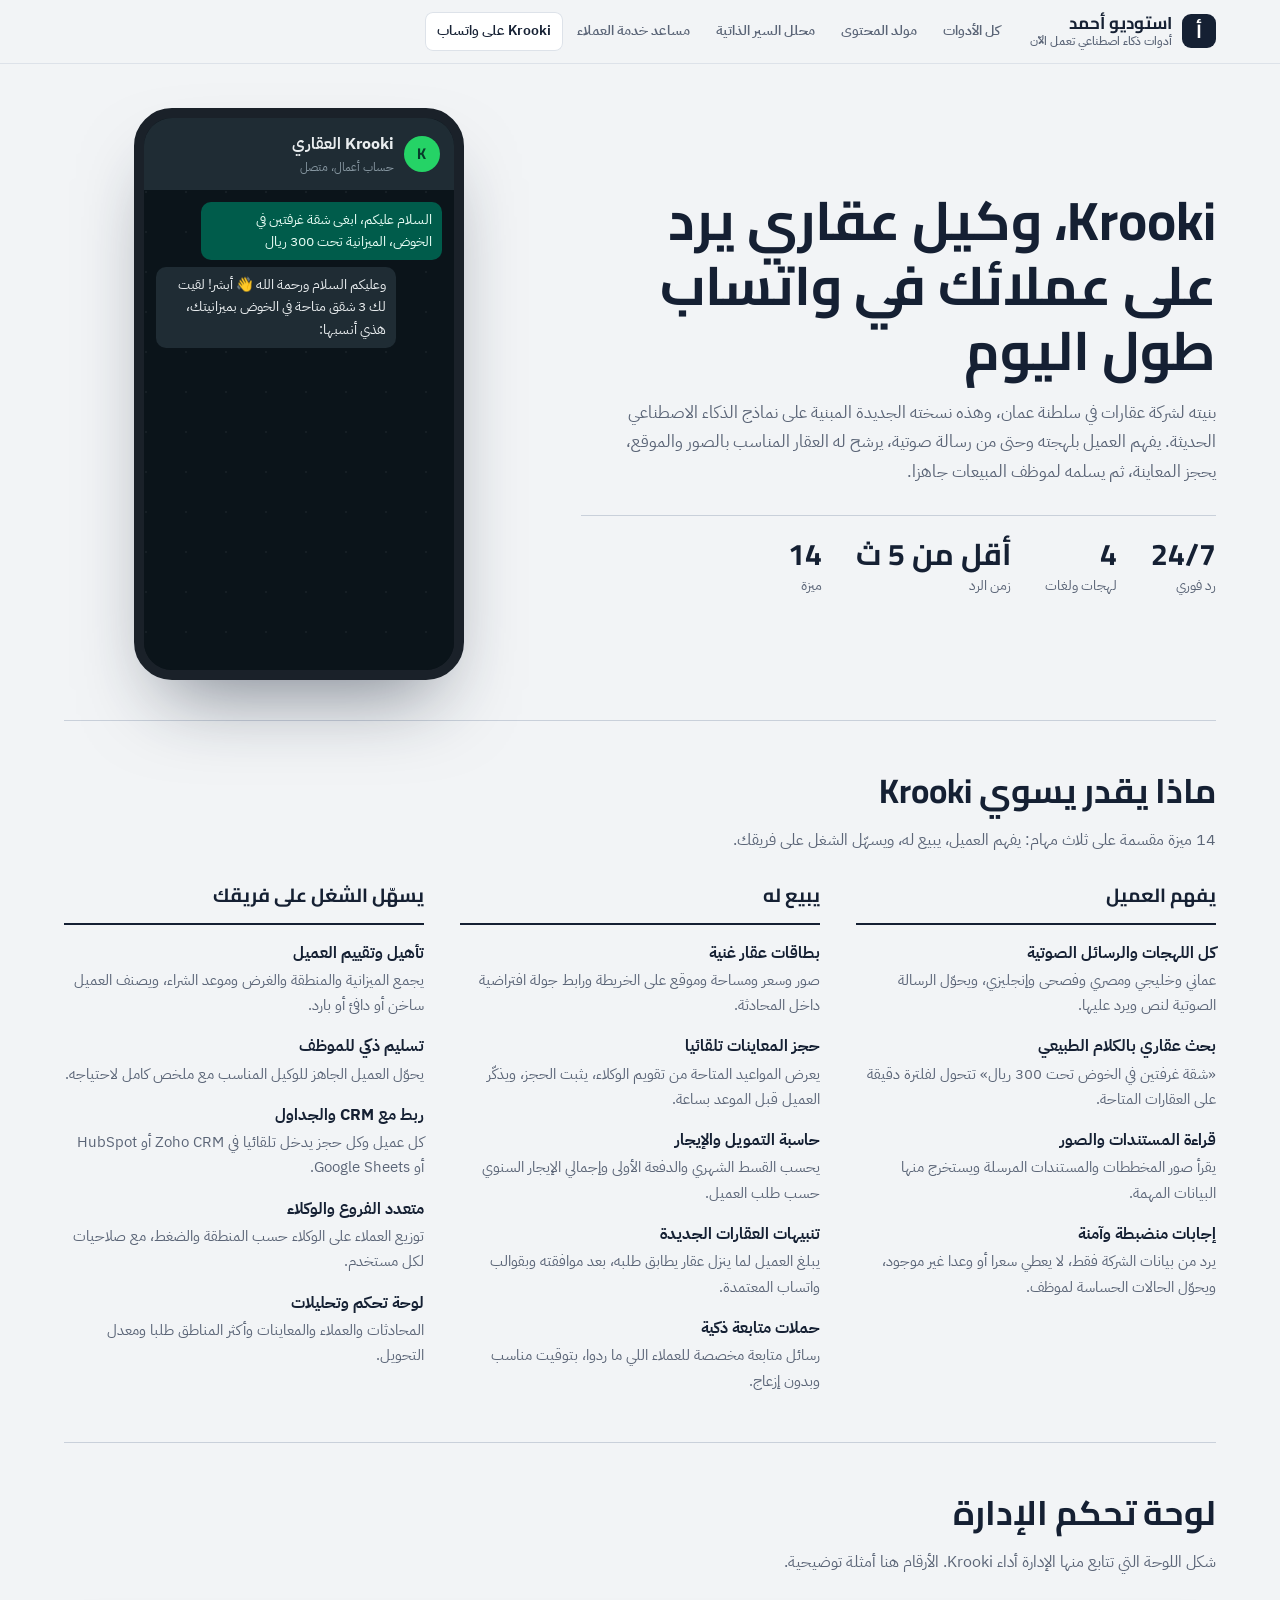
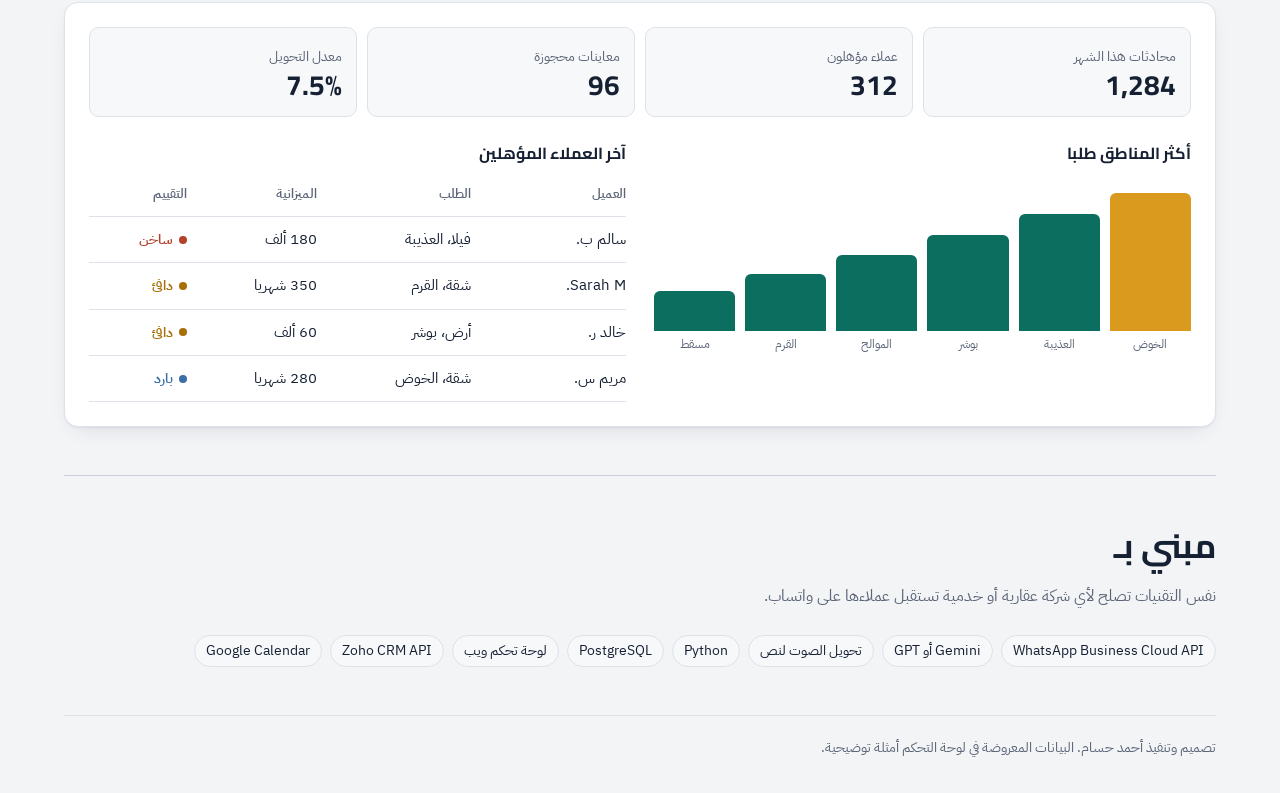
<file: krooki.html>
<!doctype html>
<html lang="ar" dir="rtl">
<head>
<meta charset="utf-8"><meta name="viewport" content="width=device-width,initial-scale=1">
<meta name="robots" content="noindex">
<title>Krooki 2.0 | وكيل عقاري ذكي على واتساب</title>
<link rel="icon" href="favicon.svg"><link rel="stylesheet" href="assets/ai.css?v=5">
<style>
.hero2{display:grid;grid-template-columns:1.15fr .85fr;gap:48px;align-items:center;padding:44px 0 40px}
@media(max-width:900px){.hero2{grid-template-columns:1fr;gap:32px}}
.hero2 h1{font-family:var(--display);font-size:clamp(32px,4.6vw,54px);line-height:1.2;margin:0 0 14px;font-weight:700}
.hero2 h1 em{font-style:normal;color:var(--brand)}
.hero2 p{color:var(--muted);font-size:17px;margin:0;max-width:60ch}
.stats{display:grid;grid-template-columns:repeat(4,auto);justify-content:start;gap:12px 34px;margin-top:28px;padding-top:22px;border-top:1px solid var(--line2)}
.stats b{display:block;font-family:var(--display);font-size:30px;line-height:1.1}.stats span{font-size:13.5px;color:var(--muted)}
@media(max-width:600px){.stats{grid-template-columns:repeat(2,auto)}}
.phone{width:330px;max-width:100%;margin:auto;background:#0b141a;border-radius:38px;border:10px solid #1A2129;box-shadow:0 40px 80px -30px rgba(21,32,51,.55);overflow:hidden}
.wa-h{background:#1f2c34;padding:12px 14px;display:flex;gap:10px;align-items:center}.wa-h .av{width:36px;height:36px;border-radius:50%;background:#25d366;display:grid;place-items:center;font-weight:700;color:#073b2a;font-family:var(--display)}
.wa-b{height:480px;overflow:hidden;padding:12px;display:flex;flex-direction:column;gap:7px;background:#0b141a url("data:image/svg+xml,%3Csvg xmlns='http://www.w3.org/2000/svg' width='40' height='40'%3E%3Ccircle cx='2' cy='2' r='1' fill='%23ffffff10'/%3E%3C/svg%3E")}
.w{max-width:84%;padding:7px 10px;border-radius:10px;font-size:13.5px;line-height:1.65;white-space:pre-wrap;animation:pop .3s ease}
.w.c{align-self:flex-start;background:#005c4b;color:#e9fef6}.w.k{align-self:flex-end;background:#1f2c34;color:#e9edef}
.w .card2{background:#0b141a;border-radius:8px;margin-top:6px;overflow:hidden}.w .card2 i{height:84px;background:linear-gradient(135deg,#2c3e50,#0f766e);font-style:normal;display:grid;place-items:center;font-size:34px}.w .card2 div{padding:6px 8px;font-size:12.5px}
.voice{display:flex;align-items:center;gap:6px}.voice em{flex:1;height:4px;background:repeating-linear-gradient(90deg,#9ee8d4 0 3px,transparent 3px 6px);border-radius:3px}
.sec{padding:40px 0 8px;border-top:1px solid var(--line2)}
.sec>h2{font-size:clamp(24px,3vw,34px);margin:0 0 6px}
.sec>p{color:var(--muted);margin:0 0 26px;max-width:62ch}
.groups{display:grid;grid-template-columns:repeat(3,1fr);gap:36px;padding-bottom:40px}
@media(max-width:900px){.groups{grid-template-columns:1fr;gap:28px}}
.groups h3{font-size:19px;margin:0 0 14px;padding-bottom:10px;border-bottom:2px solid var(--ink)}
.groups dl{margin:0}.groups dt{font-weight:700;margin-top:14px}.groups dd{margin:2px 0 0;color:var(--muted);font-size:14.5px}
.dashc{padding:24px;box-shadow:var(--shadow);margin-bottom:40px}
.dash{display:grid;grid-template-columns:repeat(4,1fr);gap:10px}.dash .k{background:var(--sunk);border:1px solid var(--line);border-radius:var(--r-md);padding:14px}.dash .k b{font-family:var(--display);font-size:28px;display:block;line-height:1.2}
@media(max-width:700px){.dash{grid-template-columns:repeat(2,1fr)}}
.dgrid{display:grid;grid-template-columns:1fr 1fr;gap:28px;margin-top:22px}@media(max-width:800px){.dgrid{grid-template-columns:1fr}}
.dgrid h4{margin:0 0 6px;font-size:16px}
.bars{display:flex;align-items:flex-end;gap:10px;height:150px;margin:14px 0 26px}.bars i{flex:1;background:var(--brand);border-radius:6px 6px 0 0;position:relative}.bars i:first-child{background:var(--saffron)}.bars i span{position:absolute;bottom:-24px;left:0;right:0;text-align:center;font-size:12px;color:var(--muted);font-style:normal}
.lead{display:grid;grid-template-columns:1.2fr 1.2fr 1fr .8fr;gap:8px;padding:10px 0;border-bottom:1px solid var(--line);font-size:14.5px;align-items:center}
.lead.h{color:var(--muted);font-size:13px;font-weight:600}
.tag3{display:inline-flex;align-items:center;gap:6px;font-weight:600;font-size:13.5px}.tag3::before{content:"";width:8px;height:8px;border-radius:50%;background:currentColor}
.hot{color:var(--bad)}.warm{color:var(--warn)}.cold{color:#3B6EA8}
.stack{display:flex;flex-wrap:wrap;gap:8px;padding-bottom:40px}
</style>
</head>
<body>
<div class="wrap">
  <header class="top">
    <a class="logo" href="index.html"><span class="mark">أ</span><span><b>استوديو أحمد</b><small>أدوات ذكاء اصطناعي تعمل الآن</small></span></a>
    <nav class="nav" aria-label="الأدوات"><a href="index.html">كل الأدوات</a><a href="content.html">مولد المحتوى</a><a href="cv.html">محلل السير الذاتية</a><a href="chat.html">مساعد خدمة العملاء</a><a href="krooki.html" aria-current="page">Krooki على واتساب</a></nav>
    </header>
  <section class="hero2">
    <div>
      <h1>Krooki، وكيل عقاري يرد على عملائك في واتساب طول اليوم</h1>
      <p>بنيته لشركة عقارات في سلطنة عمان، وهذه نسخته الجديدة المبنية على نماذج الذكاء الاصطناعي الحديثة. يفهم العميل بلهجته وحتى من رسالة صوتية، يرشح له العقار المناسب بالصور والموقع، يحجز المعاينة، ثم يسلمه لموظف المبيعات جاهزا.</p>
      <div class="stats"><div><b>24/7</b><span>رد فوري</span></div><div><b>4</b><span>لهجات ولغات</span></div><div><b>أقل من 5 ث</b><span>زمن الرد</span></div><div><b>14</b><span>ميزة</span></div></div>
    </div>
    <div class="phone" aria-label="مثال لمحادثة Krooki على واتساب"><div class="wa-h"><div class="av">K</div><div><b style="color:#e9edef">Krooki العقاري</b><div style="font-size:12px;color:#8696a0">حساب أعمال، متصل</div></div></div><div class="wa-b" id="wa"></div></div>
  </section>

  <section class="sec">
    <h2>ماذا يقدر يسوي Krooki</h2>
    <p>14 ميزة مقسمة على ثلاث مهام: يفهم العميل، يبيع له، ويسهّل الشغل على فريقك.</p>
    <div class="groups">
      <div><h3>يفهم العميل</h3><dl>
        <dt>كل اللهجات والرسائل الصوتية</dt><dd>عماني وخليجي ومصري وفصحى وإنجليزي، ويحوّل الرسالة الصوتية لنص ويرد عليها.</dd>
        <dt>بحث عقاري بالكلام الطبيعي</dt><dd>«شقة غرفتين في الخوض تحت 300 ريال» تتحول لفلترة دقيقة على العقارات المتاحة.</dd>
        <dt>قراءة المستندات والصور</dt><dd>يقرأ صور المخططات والمستندات المرسلة ويستخرج منها البيانات المهمة.</dd>
        <dt>إجابات منضبطة وآمنة</dt><dd>يرد من بيانات الشركة فقط، لا يعطي سعرا أو وعدا غير موجود، ويحوّل الحالات الحساسة لموظف.</dd>
      </dl></div>
      <div><h3>يبيع له</h3><dl>
        <dt>بطاقات عقار غنية</dt><dd>صور وسعر ومساحة وموقع على الخريطة ورابط جولة افتراضية داخل المحادثة.</dd>
        <dt>حجز المعاينات تلقائيا</dt><dd>يعرض المواعيد المتاحة من تقويم الوكلاء، يثبت الحجز، ويذكّر العميل قبل الموعد بساعة.</dd>
        <dt>حاسبة التمويل والإيجار</dt><dd>يحسب القسط الشهري والدفعة الأولى وإجمالي الإيجار السنوي حسب طلب العميل.</dd>
        <dt>تنبيهات العقارات الجديدة</dt><dd>يبلغ العميل لما ينزل عقار يطابق طلبه، بعد موافقته وبقوالب واتساب المعتمدة.</dd>
        <dt>حملات متابعة ذكية</dt><dd>رسائل متابعة مخصصة للعملاء اللي ما ردوا، بتوقيت مناسب وبدون إزعاج.</dd>
      </dl></div>
      <div><h3>يسهّل الشغل على فريقك</h3><dl>
        <dt>تأهيل وتقييم العميل</dt><dd>يجمع الميزانية والمنطقة والغرض وموعد الشراء، ويصنف العميل ساخن أو دافئ أو بارد.</dd>
        <dt>تسليم ذكي للموظف</dt><dd>يحوّل العميل الجاهز للوكيل المناسب مع ملخص كامل لاحتياجه.</dd>
        <dt>ربط مع CRM والجداول</dt><dd>كل عميل وكل حجز يدخل تلقائيا في Zoho CRM أو HubSpot أو Google Sheets.</dd>
        <dt>متعدد الفروع والوكلاء</dt><dd>توزيع العملاء على الوكلاء حسب المنطقة والضغط، مع صلاحيات لكل مستخدم.</dd>
        <dt>لوحة تحكم وتحليلات</dt><dd>المحادثات والعملاء والمعاينات وأكثر المناطق طلبا ومعدل التحويل.</dd>
      </dl></div>
    </div>
  </section>

  <section class="sec">
    <h2>لوحة تحكم الإدارة</h2>
    <p>شكل اللوحة التي تتابع منها الإدارة أداء Krooki. الأرقام هنا أمثلة توضيحية.</p>
    <div class="card dashc">
      <div class="dash"><div class="k"><span class="muted small">محادثات هذا الشهر</span><b>1,284</b></div><div class="k"><span class="muted small">عملاء مؤهلون</span><b>312</b></div><div class="k"><span class="muted small">معاينات محجوزة</span><b>96</b></div><div class="k"><span class="muted small">معدل التحويل</span><b>7.5%</b></div></div>
      <div class="dgrid">
        <div><h4>أكثر المناطق طلبا</h4><div class="bars"><i style="height:92%"><span>الخوض</span></i><i style="height:78%"><span>العذيبة</span></i><i style="height:64%"><span>بوشر</span></i><i style="height:51%"><span>الموالح</span></i><i style="height:38%"><span>القرم</span></i><i style="height:27%"><span>مسقط</span></i></div></div>
        <div><h4>آخر العملاء المؤهلين</h4>
          <div class="lead h"><span>العميل</span><span>الطلب</span><span>الميزانية</span><span>التقييم</span></div>
          <div class="lead"><span>سالم ب.</span><span>فيلا، العذيبة</span><span>180 ألف</span><span class="tag3 hot">ساخن</span></div>
          <div class="lead"><span>Sarah M.</span><span>شقة، القرم</span><span>350 شهريا</span><span class="tag3 warm">دافئ</span></div>
          <div class="lead"><span>خالد ر.</span><span>أرض، بوشر</span><span>60 ألف</span><span class="tag3 warm">دافئ</span></div>
          <div class="lead"><span>مريم س.</span><span>شقة، الخوض</span><span>280 شهريا</span><span class="tag3 cold">بارد</span></div>
        </div>
      </div>
    </div>
  </section>

  <section class="sec">
    <h2>مبني بـ</h2>
    <p>نفس التقنيات تصلح لأي شركة عقارية أو خدمية تستقبل عملاءها على واتساب.</p>
    <div class="stack"><span class="chip">WhatsApp Business Cloud API</span><span class="chip">Gemini أو GPT</span><span class="chip">تحويل الصوت لنص</span><span class="chip">Python</span><span class="chip">PostgreSQL</span><span class="chip">لوحة تحكم ويب</span><span class="chip">Zoho CRM API</span><span class="chip">Google Calendar</span></div>
  </section>
  <footer class="foot">تصميم وتنفيذ أحمد حسام. البيانات المعروضة في لوحة التحكم أمثلة توضيحية.</footer>
</div>
<script>
const chat=[
['c','السلام عليكم، ابغى شقة غرفتين في الخوض، الميزانية تحت 300 ريال'],
['k','وعليكم السلام ورحمة الله 👋 أبشر! لقيت لك 3 شقق متاحة في الخوض بميزانيتك، هذي أنسبها:'],
['k','CARD'],
['c','VOICE'],
['k','سمعت رسالتك 🎧 تسأل إذا فيها موقف خاص وقريبة من الجامعة؟ نعم، فيها موقف مغطى وتبعد 6 دقائق عن جامعة السلطان قابوس.'],
['k','تحب أحجز لك معاينة؟ المتاح بكرة: 10:00 ص، 4:30 م'],
['c','4:30 تمام'],
['k','✅ تم الحجز بكرة 4:30 م مع الوكيل أحمد.\n📍 الموقع ورقم الوكيل وصلتك، وبذكرك قبل الموعد بساعة.']];
const wa=document.getElementById('wa');let i=0;
function step(){if(i>=chat.length){setTimeout(()=>{wa.innerHTML='';i=0;step()},4500);return}
 const [who,t]=chat[i++],d=document.createElement('div');d.className='w '+who;
 if(t==='CARD')d.innerHTML='شقة غرفتين، الخوض 6<div class="card2"><i>🏢</i><div>📐 110 م²  🛏 2  🛁 2<br>💰 270 ر.ع شهريا<br>📍 عرض على الخريطة  🎥 جولة افتراضية</div></div>';
 else if(t==='VOICE')d.innerHTML='<div class="voice">▶<em></em>0:07</div>';else d.textContent=t;
 wa.appendChild(d);while(wa.scrollHeight>wa.clientHeight&&wa.children.length>1)wa.removeChild(wa.firstChild);
 setTimeout(step,who==='c'?1300:1900)}
step();
</script>
</body>
</html>
</file>
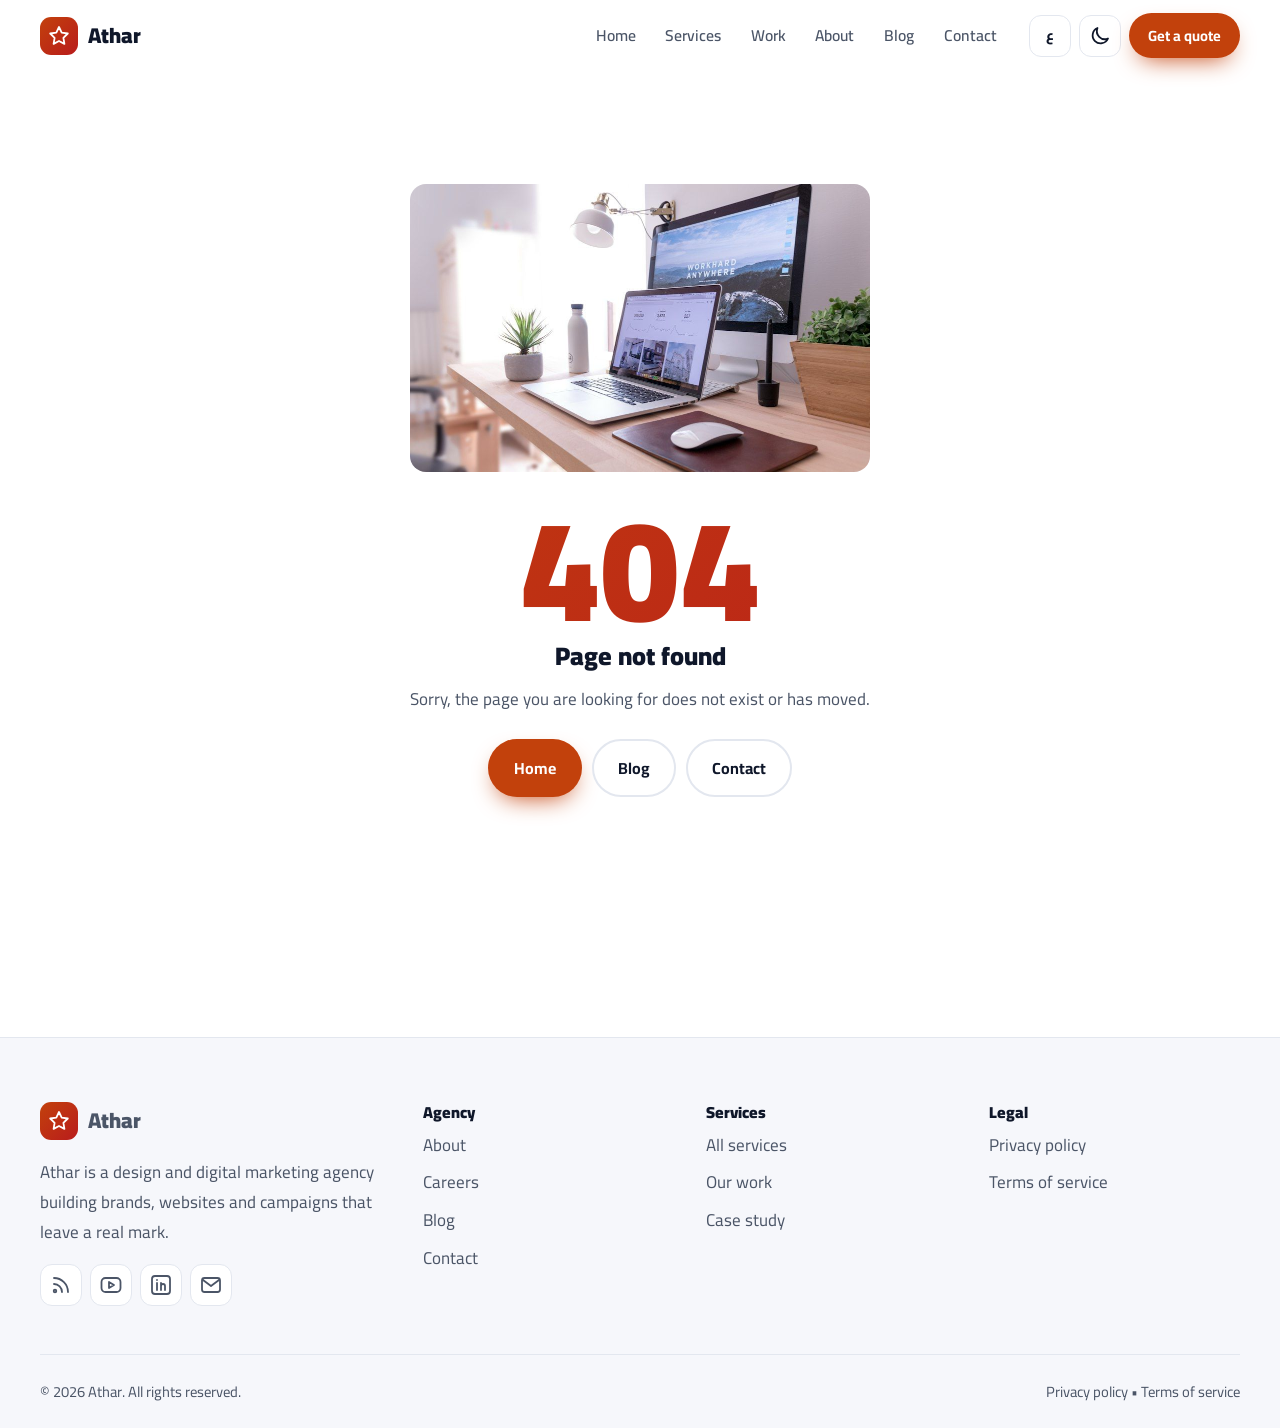
<file: athar/404-en.html>
<!doctype html>
<html lang="en" dir="ltr" class="no-js">
<head>
  <meta charset="utf-8">
  <meta name="viewport" content="width=device-width, initial-scale=1">
  <title>Page not found | Athar</title>
  <meta name="description" content="Page not found">
  <meta name="theme-color" content="#ffffff">
  <link rel="canonical" href="https://example.com/404-en.html">
  <link rel="alternate" hreflang="ar" href="https://example.com/404.html">
  <link rel="alternate" hreflang="en" href="https://example.com/404-en.html">
  <meta property="og:type" content="website">
  <meta property="og:title" content="Page not found | Athar">
  <meta property="og:description" content="Page not found">
  <meta property="og:image" content="https://example.com/assets/img/og-image.png">
  <meta property="og:locale" content="en_US">
  <meta name="twitter:card" content="summary_large_image">
  <link rel="icon" href="assets/img/favicon.svg" type="image/svg+xml">
  <link rel="preload" href="assets/fonts/cairo-latin-wght-normal.woff2" as="font" type="font/woff2" crossorigin>
  <script>(function(){try{var t=localStorage.getItem('athar-theme');if(!t&&window.matchMedia&&matchMedia('(prefers-color-scheme: dark)').matches)t='dark';if(t==='dark')document.documentElement.setAttribute('data-theme','dark');}catch(e){}})();</script>
  <link rel="stylesheet" href="assets/css/theme.css">
  <link rel="stylesheet" href="assets/css/style.css">
  <link rel="stylesheet" href="assets/css/pages.css">
  <script type="application/ld+json">{"@context": "https://schema.org", "@type": "WebPage", "name": "Page not found | Athar", "url": "https://example.com/404-en.html", "inLanguage": "en", "isPartOf": {"@type": "WebSite", "name": "Athar", "url": "https://example.com/"}}</script>
</head>
<body>
<a class="skip-link" href="#main">Skip to content</a>
<header class="site-header">
  <div class="container header-inner">
    <a class="logo" href="index-en.html"><span class="logo-mark"><svg class="icon" viewBox="0 0 24 24" aria-hidden="true"><path d="m12 3 2.7 5.6 6.1.9-4.4 4.3 1 6.1L12 17l-5.4 2.9 1-6.1-4.4-4.3 6.1-.9L12 3Z"/></svg></span><span>Athar</span></a>
    <nav class="main-nav" id="main-nav" aria-label="Main navigation"><ul><li><a href="index-en.html">Home</a></li><li><a href="services-en.html">Services</a></li><li><a href="work-en.html">Work</a></li><li><a href="about-en.html">About</a></li><li><a href="blog-en.html">Blog</a></li><li><a href="contact-en.html">Contact</a></li></ul></nav>
    <div class="header-tools">
      <a class="tool-btn" href="404.html" hreflang="ar" lang="ar" title="النسخة العربية" data-lang-switch>ع</a>
      <button class="tool-btn" type="button" data-theme-toggle aria-pressed="false" aria-label="Toggle dark mode"><span class="i-moon"><svg class="icon" viewBox="0 0 24 24" aria-hidden="true"><path d="M20 14.5A8 8 0 0 1 9.5 4a8 8 0 1 0 10.5 10.5Z"/></svg></span><span class="i-sun"><svg class="icon" viewBox="0 0 24 24" aria-hidden="true"><circle cx="12" cy="12" r="4"/><path d="M12 2v2M12 20v2M4.9 4.9l1.4 1.4M17.7 17.7l1.4 1.4M2 12h2M20 12h2M4.9 19.1l1.4-1.4M17.7 6.3l1.4-1.4"/></svg></span></button>
      
      <a class="btn btn-primary btn-sm header-cta" href="contact-en.html">Get a quote</a>
      <button class="tool-btn menu-toggle" type="button" aria-expanded="false" aria-controls="main-nav" aria-label="Menu"><svg class="icon" viewBox="0 0 24 24" aria-hidden="true"><path d="M4 7h16M4 12h16M4 17h16"/></svg></button>
    </div>
  </div>
</header>
<main id="main">
<section class="section status-page"><div class="container"><figure class="status-media"><img src="assets/img/photos/1499951360447-920x575.jpg" alt="Workspace" width="920" height="575" loading="lazy" decoding="async"></figure><p class="big-num">404</p><h1>Page not found</h1><p class="muted">Sorry, the page you are looking for does not exist or has moved.</p><p class="status-actions"><a class="btn btn-primary" href="index-en.html">Home</a><a class="btn btn-ghost" href="blog-en.html">Blog</a><a class="btn btn-ghost" href="contact-en.html">Contact</a></p></div></section>
</main>
<footer class="site-footer">
  <div class="container">
    <div class="footer-grid">
      <div><a class="logo" href="index-en.html"><span class="logo-mark"><svg class="icon" viewBox="0 0 24 24" aria-hidden="true"><path d="m12 3 2.7 5.6 6.1.9-4.4 4.3 1 6.1L12 17l-5.4 2.9 1-6.1-4.4-4.3 6.1-.9L12 3Z"/></svg></span><span>Athar</span></a><p class="muted" style="margin-top:1rem">Athar is a design and digital marketing agency building brands, websites and campaigns that leave a real mark.</p><div class="social"><a class="tool-btn" href="#" aria-label="RSS"><svg class="icon" viewBox="0 0 24 24" aria-hidden="true"><path d="M5 5a14 14 0 0 1 14 14M5 11a8 8 0 0 1 8 8"/><circle cx="6" cy="18" r="1.3"/></svg></a><a class="tool-btn" href="#" aria-label="YouTube"><svg class="icon" viewBox="0 0 24 24" aria-hidden="true"><rect x="2.5" y="5" width="19" height="14" rx="4"/><path d="m10 9 5 3-5 3V9Z"/></svg></a><a class="tool-btn" href="#" aria-label="LinkedIn"><svg class="icon" viewBox="0 0 24 24" aria-hidden="true"><rect x="3" y="3" width="18" height="18" rx="3"/><path d="M8 10v7M8 7v.01M12 17v-4a2 2 0 0 1 4 0v4M12 10v7"/></svg></a><a class="tool-btn" href="#" aria-label="Email"><svg class="icon" viewBox="0 0 24 24" aria-hidden="true"><rect x="3" y="5" width="18" height="14" rx="2.5"/><path d="m4 7 8 6 8-6"/></svg></a></div></div>
      <div><h3>Agency</h3><ul><li><a href="about-en.html">About</a></li><li><a href="careers-en.html">Careers</a></li><li><a href="blog-en.html">Blog</a></li><li><a href="contact-en.html">Contact</a></li></ul></div><div><h3>Services</h3><ul><li><a href="services-en.html">All services</a></li><li><a href="work-en.html">Our work</a></li><li><a href="project-en.html">Case study</a></li></ul></div><div><h3>Legal</h3><ul><li><a href="privacy-en.html">Privacy policy</a></li><li><a href="terms-en.html">Terms of service</a></li></ul></div>
    </div>
    <div class="footer-bottom"><span>© <span data-year>2026</span> Athar. All rights reserved.</span><span><a href="privacy-en.html">Privacy policy</a> • <a href="terms-en.html">Terms of service</a></span></div>
  </div>
</footer>
<button class="to-top" type="button" aria-label="Back to top"><svg class="icon" viewBox="0 0 24 24" aria-hidden="true"><path d="M12 19V5M6 11l6-6 6 6"/></svg></button>
<script src="assets/js/main.js" defer></script>
<script src="assets/js/pages.js" defer></script>
</body>
</html>
</file>
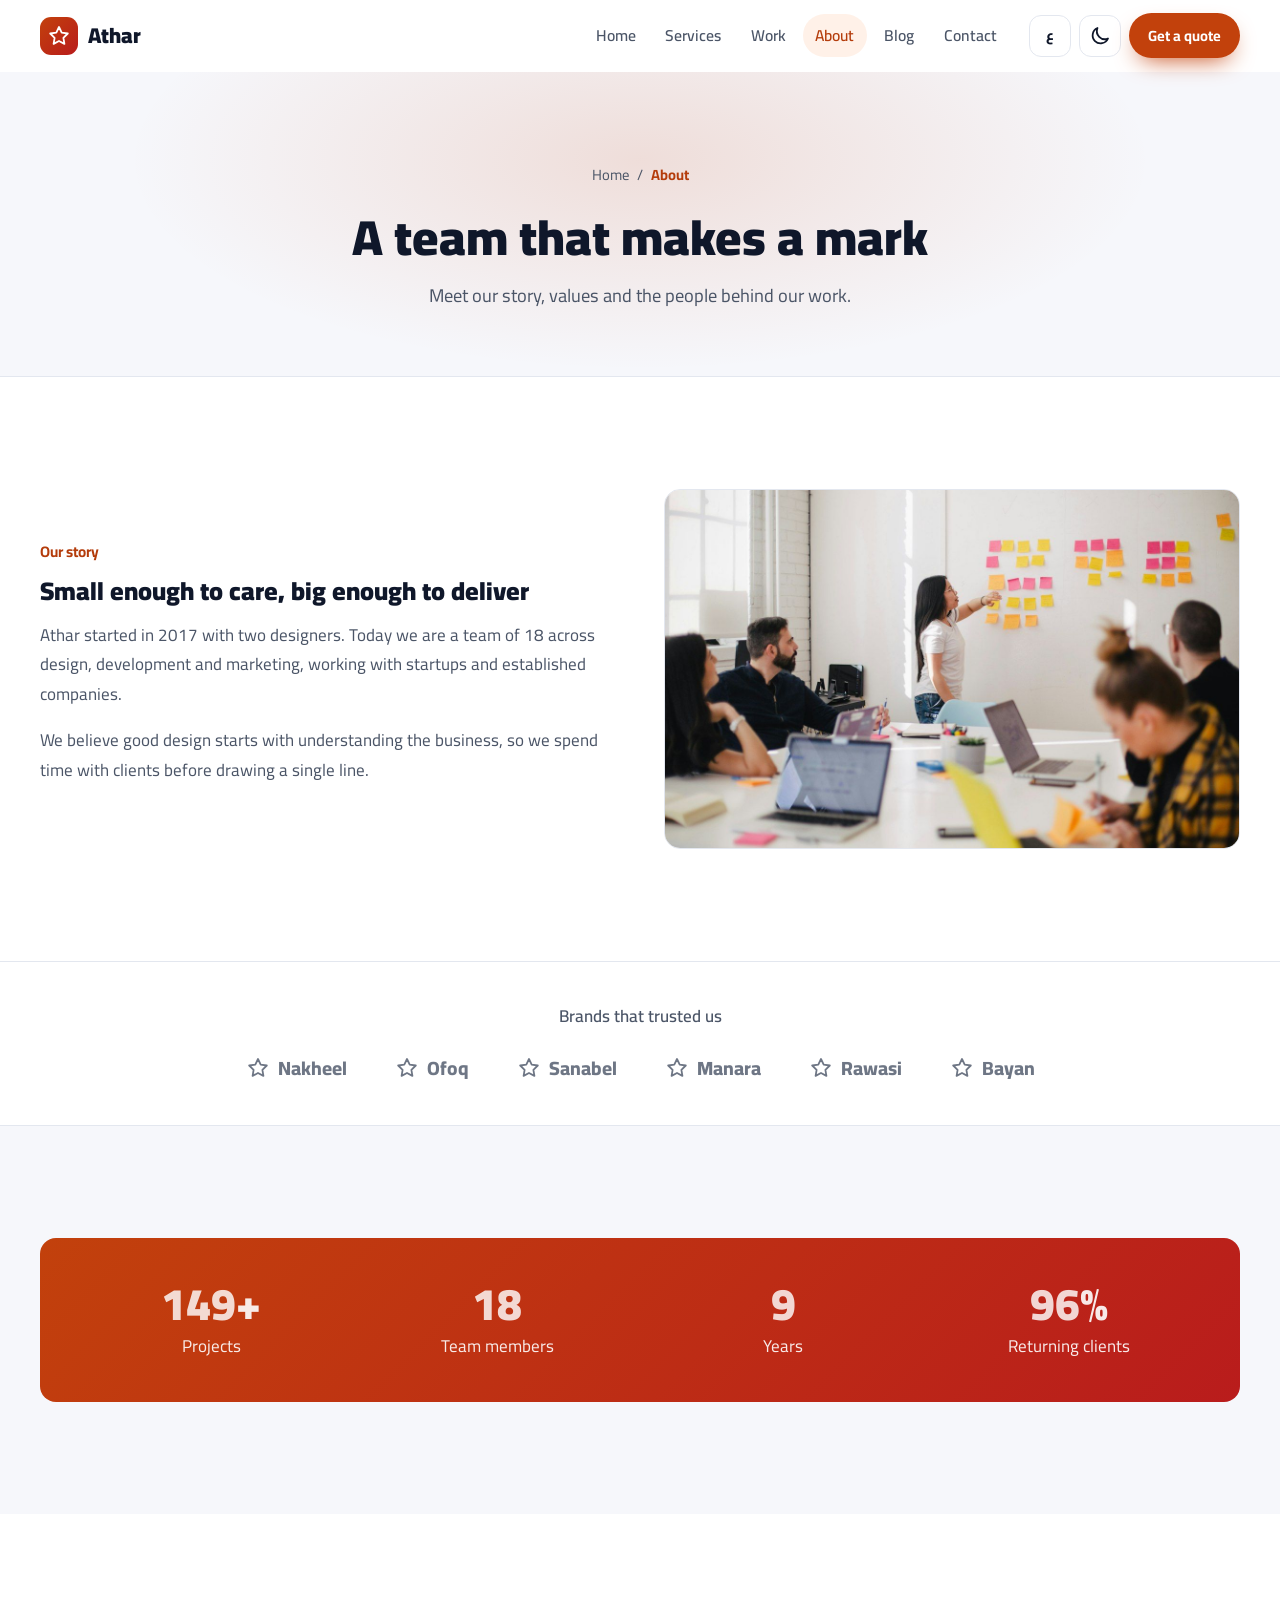
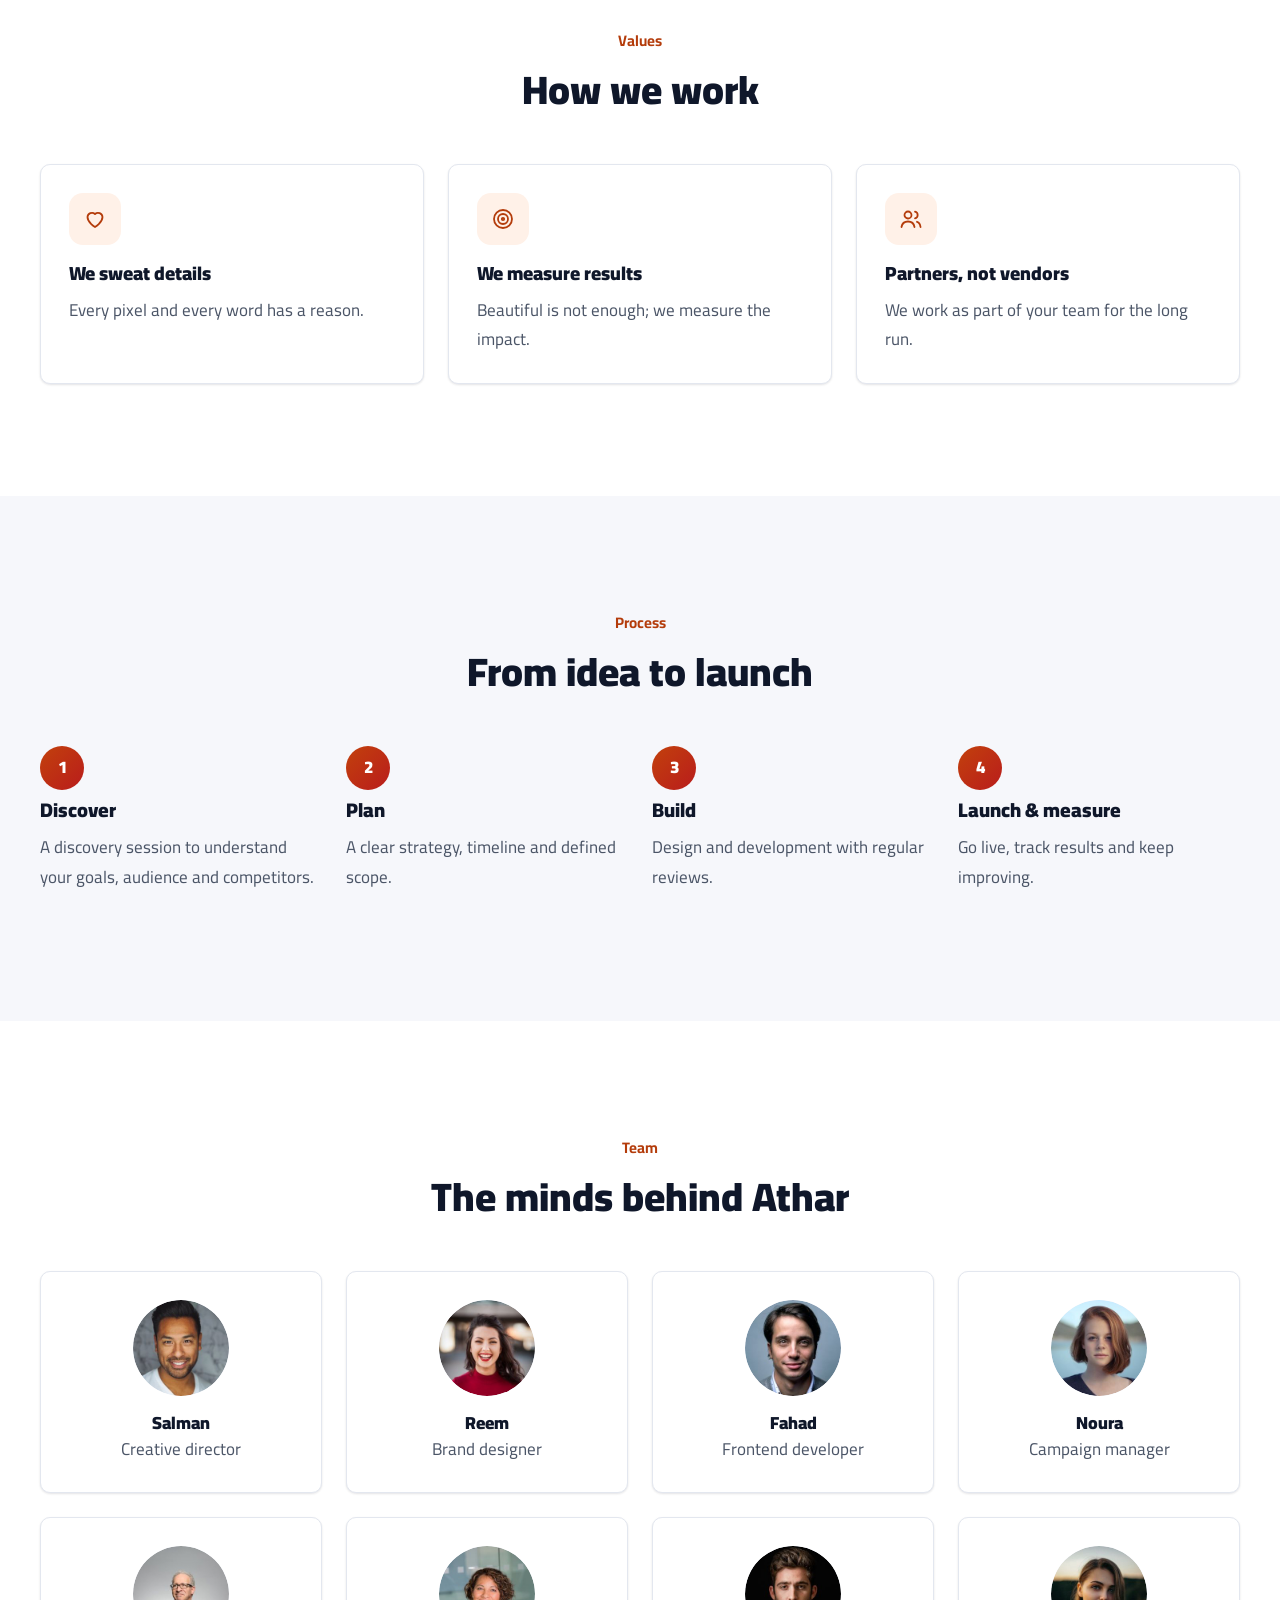
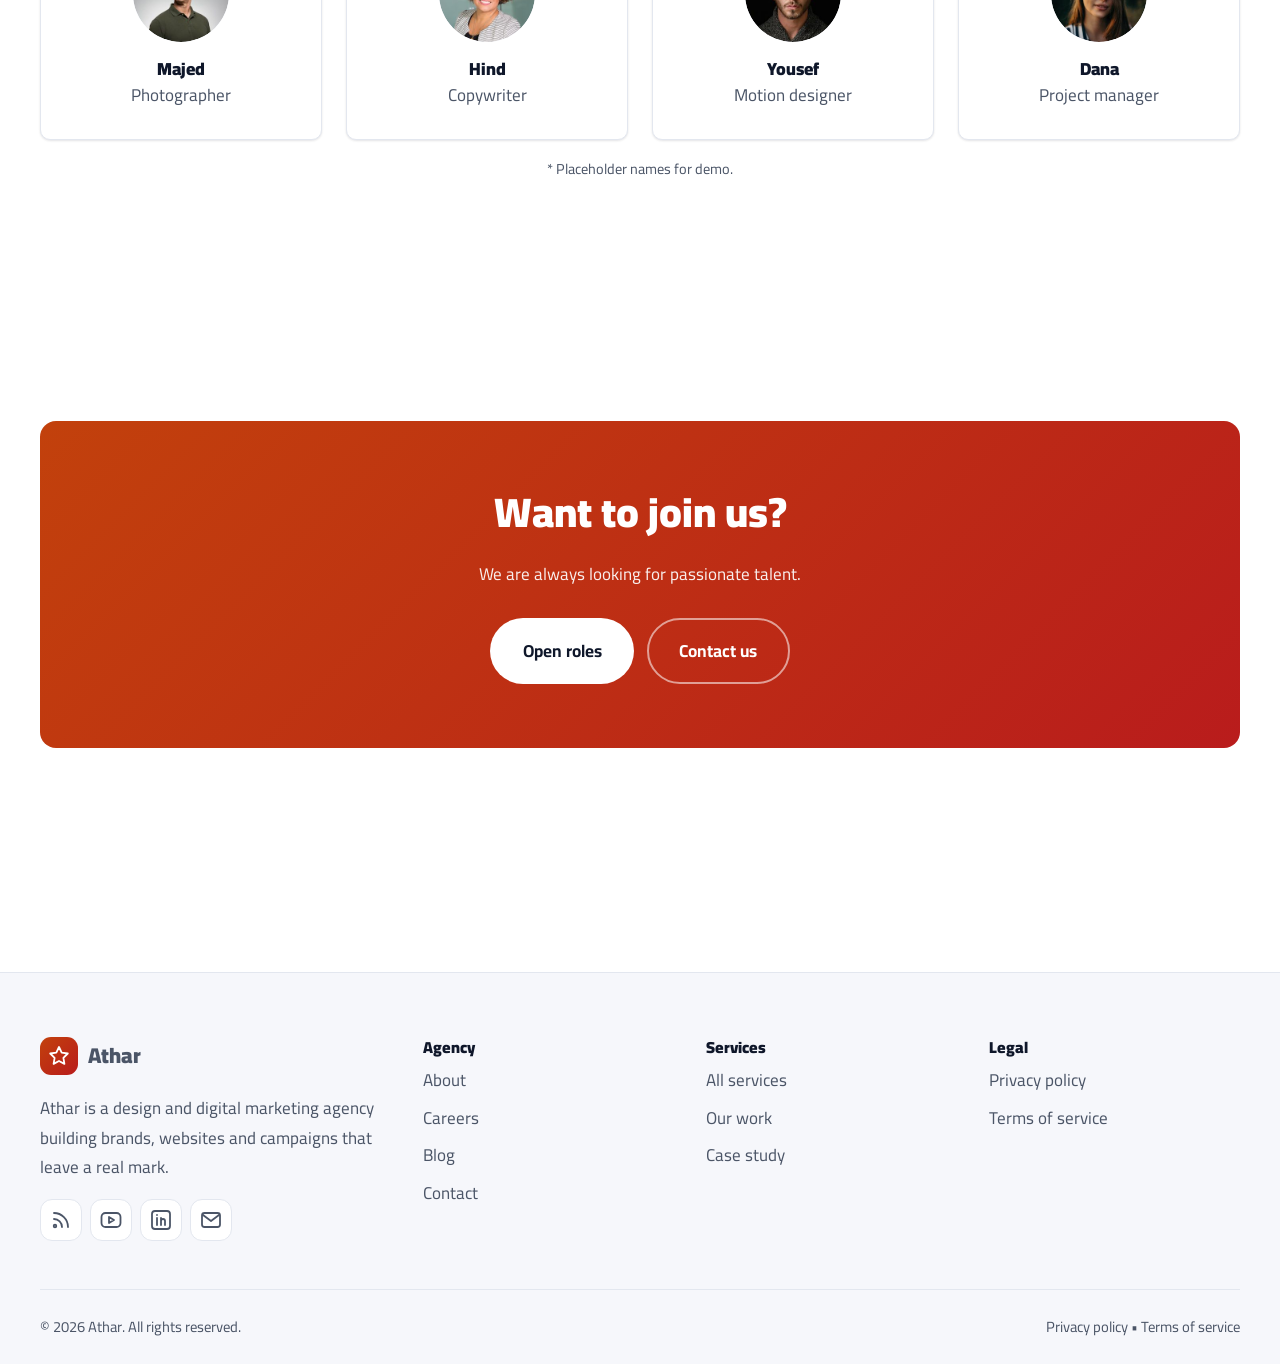
<file: athar/about-en.html>
<!doctype html>
<html lang="en" dir="ltr" class="no-js">
<head>
  <meta charset="utf-8">
  <meta name="viewport" content="width=device-width, initial-scale=1">
  <title>About | Athar</title>
  <meta name="description" content="Athar story, values and team.">
  <meta name="theme-color" content="#ffffff">
  <link rel="canonical" href="https://example.com/about-en.html">
  <link rel="alternate" hreflang="ar" href="https://example.com/about.html">
  <link rel="alternate" hreflang="en" href="https://example.com/about-en.html">
  <meta property="og:type" content="website">
  <meta property="og:title" content="About | Athar">
  <meta property="og:description" content="Athar story, values and team.">
  <meta property="og:image" content="https://example.com/assets/img/og-image.png">
  <meta property="og:locale" content="en_US">
  <meta name="twitter:card" content="summary_large_image">
  <link rel="icon" href="assets/img/favicon.svg" type="image/svg+xml">
  <link rel="preload" href="assets/fonts/cairo-latin-wght-normal.woff2" as="font" type="font/woff2" crossorigin>
  <script>(function(){try{var t=localStorage.getItem('athar-theme');if(!t&&window.matchMedia&&matchMedia('(prefers-color-scheme: dark)').matches)t='dark';if(t==='dark')document.documentElement.setAttribute('data-theme','dark');}catch(e){}})();</script>
  <link rel="stylesheet" href="assets/css/theme.css">
  <link rel="stylesheet" href="assets/css/style.css">
  <link rel="stylesheet" href="assets/css/pages.css">
  <script type="application/ld+json">{"@context": "https://schema.org", "@type": "WebPage", "name": "About | Athar", "url": "https://example.com/about-en.html", "inLanguage": "en", "isPartOf": {"@type": "WebSite", "name": "Athar", "url": "https://example.com/"}}</script>
</head>
<body>
<a class="skip-link" href="#main">Skip to content</a>
<header class="site-header">
  <div class="container header-inner">
    <a class="logo" href="index-en.html"><span class="logo-mark"><svg class="icon" viewBox="0 0 24 24" aria-hidden="true"><path d="m12 3 2.7 5.6 6.1.9-4.4 4.3 1 6.1L12 17l-5.4 2.9 1-6.1-4.4-4.3 6.1-.9L12 3Z"/></svg></span><span>Athar</span></a>
    <nav class="main-nav" id="main-nav" aria-label="Main navigation"><ul><li><a href="index-en.html">Home</a></li><li><a href="services-en.html">Services</a></li><li><a href="work-en.html">Work</a></li><li><a href="about-en.html" class="is-active" aria-current="page">About</a></li><li><a href="blog-en.html">Blog</a></li><li><a href="contact-en.html">Contact</a></li></ul></nav>
    <div class="header-tools">
      <a class="tool-btn" href="about.html" hreflang="ar" lang="ar" title="النسخة العربية" data-lang-switch>ع</a>
      <button class="tool-btn" type="button" data-theme-toggle aria-pressed="false" aria-label="Toggle dark mode"><span class="i-moon"><svg class="icon" viewBox="0 0 24 24" aria-hidden="true"><path d="M20 14.5A8 8 0 0 1 9.5 4a8 8 0 1 0 10.5 10.5Z"/></svg></span><span class="i-sun"><svg class="icon" viewBox="0 0 24 24" aria-hidden="true"><circle cx="12" cy="12" r="4"/><path d="M12 2v2M12 20v2M4.9 4.9l1.4 1.4M17.7 17.7l1.4 1.4M2 12h2M20 12h2M4.9 19.1l1.4-1.4M17.7 6.3l1.4-1.4"/></svg></span></button>
      
      <a class="btn btn-primary btn-sm header-cta" href="contact-en.html">Get a quote</a>
      <button class="tool-btn menu-toggle" type="button" aria-expanded="false" aria-controls="main-nav" aria-label="Menu"><svg class="icon" viewBox="0 0 24 24" aria-hidden="true"><path d="M4 7h16M4 12h16M4 17h16"/></svg></button>
    </div>
  </div>
</header>
<main id="main">
<section class="page-hero"><div class="container">
  <nav class="crumbs" aria-label="Breadcrumb"><a href="index-en.html">Home</a><span aria-hidden="true">/</span><span aria-current="page">About</span></nav>
  <h1>A team that makes a mark</h1><p class="lead">Meet our story, values and the people behind our work.</p>
</div></section>
<section class="section"><div class="container"><div class="grid grid-2" style="align-items:center;gap:3rem">
<div class="reveal"><span class="eyebrow">Our story</span><h2>Small enough to care, big enough to deliver</h2>
<p class="muted">Athar started in 2017 with two designers. Today we are a team of 18 across design, development and marketing, working with startups and established companies.</p>
<p class="muted">We believe good design starts with understanding the business, so we spend time with clients before drawing a single line.</p></div>
<div class="case-cover reveal"><img src="assets/img/photos/1552664730-1200x750.jpg" alt="Project image" width="1200" height="750" loading="lazy" decoding="async"></div></div></div></section>
<section class="logos" aria-label="Clients"><div class="container"><p>Brands that trusted us</p><ul><li><svg class="icon" viewBox="0 0 24 24" aria-hidden="true"><path d="m12 3 2.7 5.6 6.1.9-4.4 4.3 1 6.1L12 17l-5.4 2.9 1-6.1-4.4-4.3 6.1-.9L12 3Z"/></svg>Nakheel</li><li><svg class="icon" viewBox="0 0 24 24" aria-hidden="true"><path d="m12 3 2.7 5.6 6.1.9-4.4 4.3 1 6.1L12 17l-5.4 2.9 1-6.1-4.4-4.3 6.1-.9L12 3Z"/></svg>Ofoq</li><li><svg class="icon" viewBox="0 0 24 24" aria-hidden="true"><path d="m12 3 2.7 5.6 6.1.9-4.4 4.3 1 6.1L12 17l-5.4 2.9 1-6.1-4.4-4.3 6.1-.9L12 3Z"/></svg>Sanabel</li><li><svg class="icon" viewBox="0 0 24 24" aria-hidden="true"><path d="m12 3 2.7 5.6 6.1.9-4.4 4.3 1 6.1L12 17l-5.4 2.9 1-6.1-4.4-4.3 6.1-.9L12 3Z"/></svg>Manara</li><li><svg class="icon" viewBox="0 0 24 24" aria-hidden="true"><path d="m12 3 2.7 5.6 6.1.9-4.4 4.3 1 6.1L12 17l-5.4 2.9 1-6.1-4.4-4.3 6.1-.9L12 3Z"/></svg>Rawasi</li><li><svg class="icon" viewBox="0 0 24 24" aria-hidden="true"><path d="m12 3 2.7 5.6 6.1.9-4.4 4.3 1 6.1L12 17l-5.4 2.9 1-6.1-4.4-4.3 6.1-.9L12 3Z"/></svg>Bayan</li></ul></div></section>
<section class="section alt" aria-label="stats"><div class="container"><div class="stats-band grid grid-4 reveal"><div class="stat"><b><span class="ltr"><span data-count="150">150</span>+</span></b><span>Projects</span></div><div class="stat"><b><span class="ltr"><span data-count="18">18</span></span></b><span>Team members</span></div><div class="stat"><b><span class="ltr"><span data-count="9">9</span></span></b><span>Years</span></div><div class="stat"><b><span class="ltr"><span data-count="97">97</span>%</span></b><span>Returning clients</span></div></div></div></section>
<section class="section"><div class="container"><div class="section-head reveal"><span class="eyebrow">Values</span><h2>How we work</h2></div><div class="grid grid-3"><article class="card feature reveal"><div class="icon-box"><svg class="icon" viewBox="0 0 24 24" aria-hidden="true"><path d="M12 20s-7.5-4.6-7.5-10A4.5 4.5 0 0 1 12 7a4.5 4.5 0 0 1 7.5 3c0 5.4-7.5 10-7.5 10Z"/></svg></div><h3>We sweat details</h3><p>Every pixel and every word has a reason.</p></article><article class="card feature reveal"><div class="icon-box"><svg class="icon" viewBox="0 0 24 24" aria-hidden="true"><circle cx="12" cy="12" r="9"/><circle cx="12" cy="12" r="5"/><circle cx="12" cy="12" r="1.2"/></svg></div><h3>We measure results</h3><p>Beautiful is not enough; we measure the impact.</p></article><article class="card feature reveal"><div class="icon-box"><svg class="icon" viewBox="0 0 24 24" aria-hidden="true"><circle cx="9" cy="8" r="3.5"/><path d="M2.5 20c.6-3.6 3.2-5.5 6.5-5.5s5.9 1.9 6.5 5.5"/><path d="M16 4.6a3.5 3.5 0 0 1 0 6.8M18 14.8c2 .7 3.2 2.4 3.5 5.2"/></svg></div><h3>Partners, not vendors</h3><p>We work as part of your team for the long run.</p></article></div></div></section>
<section class="section alt"><div class="container"><div class="section-head reveal"><span class="eyebrow">Process</span><h2>From idea to launch</h2></div><div class="grid grid-4 steps"><div class="step reveal"><h3>Discover</h3><p>A discovery session to understand your goals, audience and competitors.</p></div><div class="step reveal"><h3>Plan</h3><p>A clear strategy, timeline and defined scope.</p></div><div class="step reveal"><h3>Build</h3><p>Design and development with regular reviews.</p></div><div class="step reveal"><h3>Launch & measure</h3><p>Go live, track results and keep improving.</p></div></div></div></section>
<section class="section"><div class="container"><div class="section-head reveal"><span class="eyebrow">Team</span><h2>The minds behind Athar</h2></div><div class="grid grid-4"><div class="card member reveal"><span class="avatar has-photo"><img src="assets/img/photos/1507003211169-240x240.jpg" alt="Salman" width="240" height="240" loading="lazy" decoding="async"></span><h3>Salman</h3><p>Creative director</p></div><div class="card member reveal"><span class="avatar has-photo"><img src="assets/img/photos/1494790108377-240x240.jpg" alt="Reem" width="240" height="240" loading="lazy" decoding="async"></span><h3>Reem</h3><p>Brand designer</p></div><div class="card member reveal"><span class="avatar has-photo"><img src="assets/img/photos/1500648767791-240x240.jpg" alt="Fahad" width="240" height="240" loading="lazy" decoding="async"></span><h3>Fahad</h3><p>Frontend developer</p></div><div class="card member reveal"><span class="avatar has-photo"><img src="assets/img/photos/1438761681033-240x240.jpg" alt="Noura" width="240" height="240" loading="lazy" decoding="async"></span><h3>Noura</h3><p>Campaign manager</p></div><div class="card member reveal"><span class="avatar has-photo"><img src="assets/img/photos/1472099645785-240x240.jpg" alt="Majed" width="240" height="240" loading="lazy" decoding="async"></span><h3>Majed</h3><p>Photographer</p></div><div class="card member reveal"><span class="avatar has-photo"><img src="assets/img/photos/1573497019940-240x240.jpg" alt="Hind" width="240" height="240" loading="lazy" decoding="async"></span><h3>Hind</h3><p>Copywriter</p></div><div class="card member reveal"><span class="avatar has-photo"><img src="assets/img/photos/1506794778202-240x240.jpg" alt="Yousef" width="240" height="240" loading="lazy" decoding="async"></span><h3>Yousef</h3><p>Motion designer</p></div><div class="card member reveal"><span class="avatar has-photo"><img src="assets/img/photos/1544005313-240x240.jpg" alt="Dana" width="240" height="240" loading="lazy" decoding="async"></span><h3>Dana</h3><p>Project manager</p></div></div><p class="sample-note">* Placeholder names for demo.</p></div></section>
<section class="section"><div class="container"><div class="cta-band reveal"><h2>Want to join us?</h2><p>We are always looking for passionate talent.</p><div class="hero-actions"><a class="btn btn-light btn-lg" href="careers-en.html">Open roles</a><a class="btn btn-lg" style="color:#fff;border-color:rgba(255,255,255,.55)" href="contact-en.html">Contact us</a></div></div></div></section>
</main>
<footer class="site-footer">
  <div class="container">
    <div class="footer-grid">
      <div><a class="logo" href="index-en.html"><span class="logo-mark"><svg class="icon" viewBox="0 0 24 24" aria-hidden="true"><path d="m12 3 2.7 5.6 6.1.9-4.4 4.3 1 6.1L12 17l-5.4 2.9 1-6.1-4.4-4.3 6.1-.9L12 3Z"/></svg></span><span>Athar</span></a><p class="muted" style="margin-top:1rem">Athar is a design and digital marketing agency building brands, websites and campaigns that leave a real mark.</p><div class="social"><a class="tool-btn" href="#" aria-label="RSS"><svg class="icon" viewBox="0 0 24 24" aria-hidden="true"><path d="M5 5a14 14 0 0 1 14 14M5 11a8 8 0 0 1 8 8"/><circle cx="6" cy="18" r="1.3"/></svg></a><a class="tool-btn" href="#" aria-label="YouTube"><svg class="icon" viewBox="0 0 24 24" aria-hidden="true"><rect x="2.5" y="5" width="19" height="14" rx="4"/><path d="m10 9 5 3-5 3V9Z"/></svg></a><a class="tool-btn" href="#" aria-label="LinkedIn"><svg class="icon" viewBox="0 0 24 24" aria-hidden="true"><rect x="3" y="3" width="18" height="18" rx="3"/><path d="M8 10v7M8 7v.01M12 17v-4a2 2 0 0 1 4 0v4M12 10v7"/></svg></a><a class="tool-btn" href="#" aria-label="Email"><svg class="icon" viewBox="0 0 24 24" aria-hidden="true"><rect x="3" y="5" width="18" height="14" rx="2.5"/><path d="m4 7 8 6 8-6"/></svg></a></div></div>
      <div><h3>Agency</h3><ul><li><a href="about-en.html">About</a></li><li><a href="careers-en.html">Careers</a></li><li><a href="blog-en.html">Blog</a></li><li><a href="contact-en.html">Contact</a></li></ul></div><div><h3>Services</h3><ul><li><a href="services-en.html">All services</a></li><li><a href="work-en.html">Our work</a></li><li><a href="project-en.html">Case study</a></li></ul></div><div><h3>Legal</h3><ul><li><a href="privacy-en.html">Privacy policy</a></li><li><a href="terms-en.html">Terms of service</a></li></ul></div>
    </div>
    <div class="footer-bottom"><span>© <span data-year>2026</span> Athar. All rights reserved.</span><span><a href="privacy-en.html">Privacy policy</a> • <a href="terms-en.html">Terms of service</a></span></div>
  </div>
</footer>
<button class="to-top" type="button" aria-label="Back to top"><svg class="icon" viewBox="0 0 24 24" aria-hidden="true"><path d="M12 19V5M6 11l6-6 6 6"/></svg></button>
<script src="assets/js/main.js" defer></script>
<script src="assets/js/pages.js" defer></script>
</body>
</html>
</file>
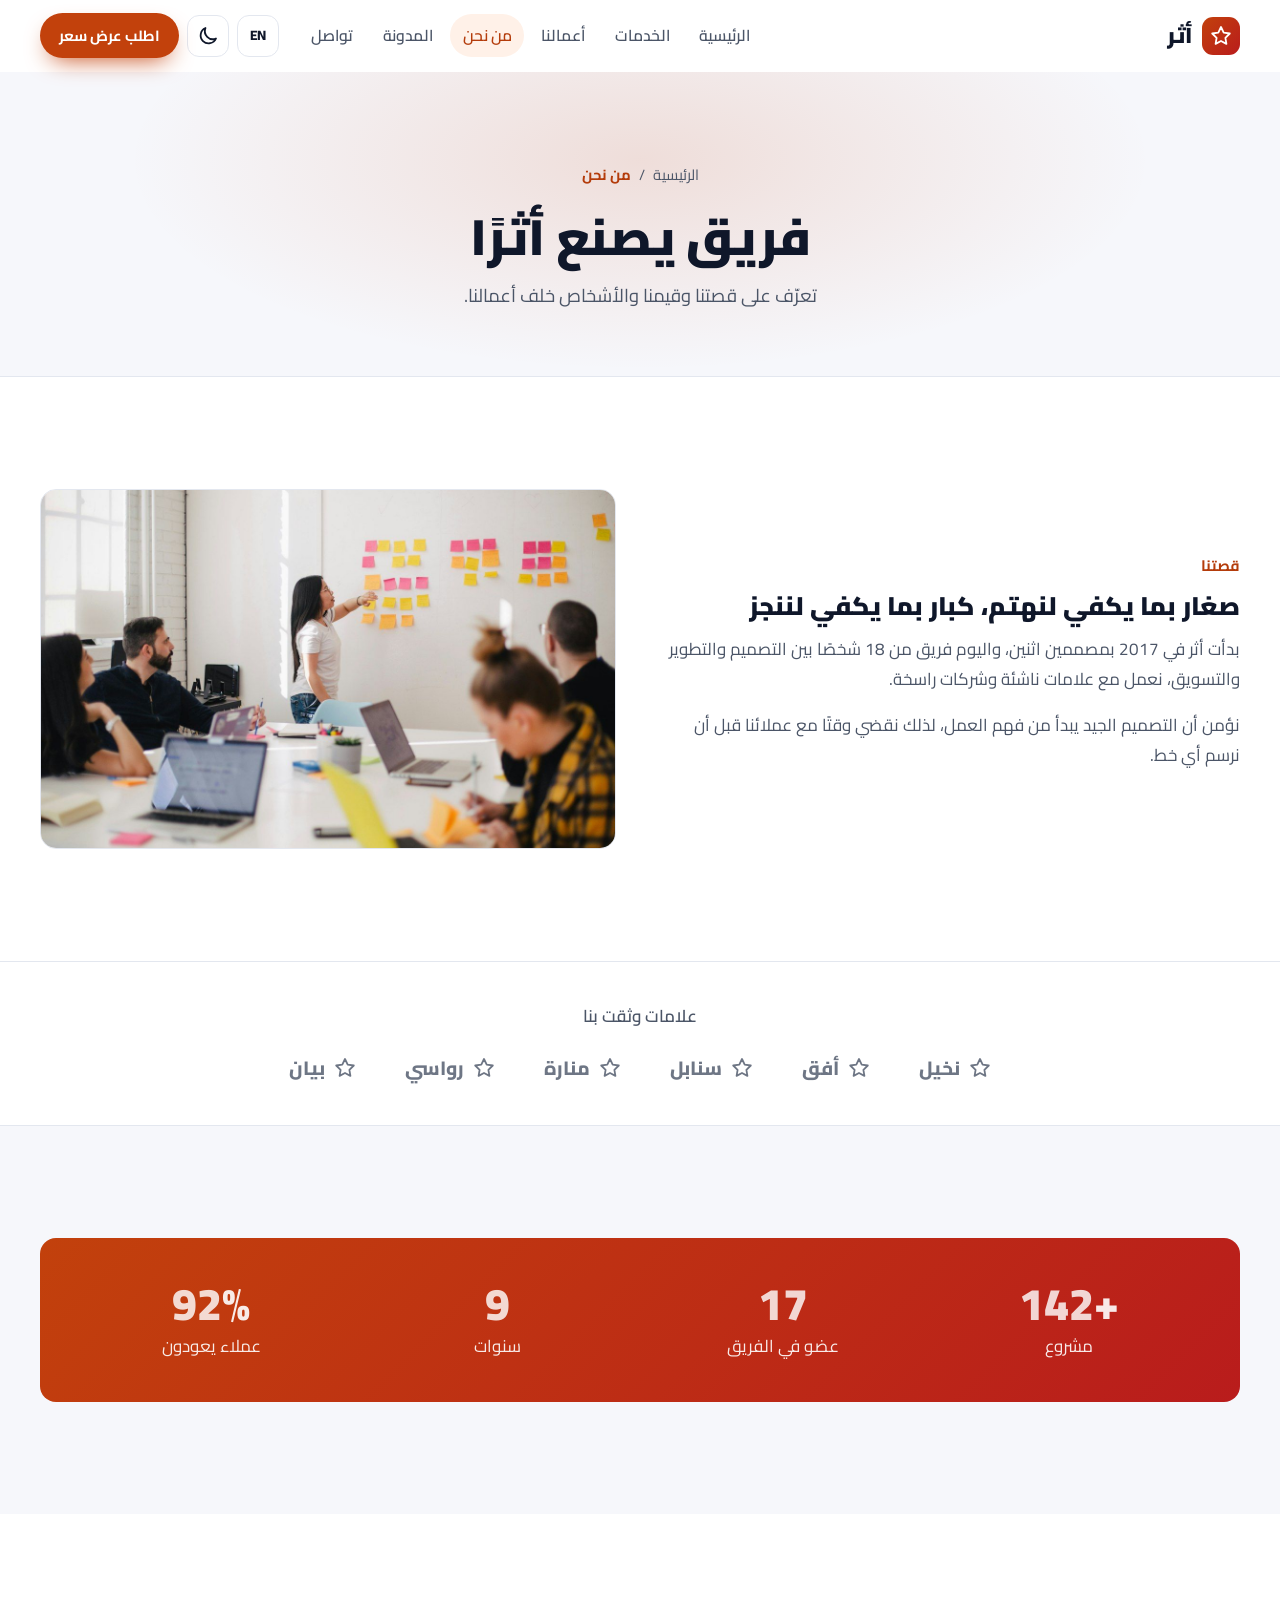
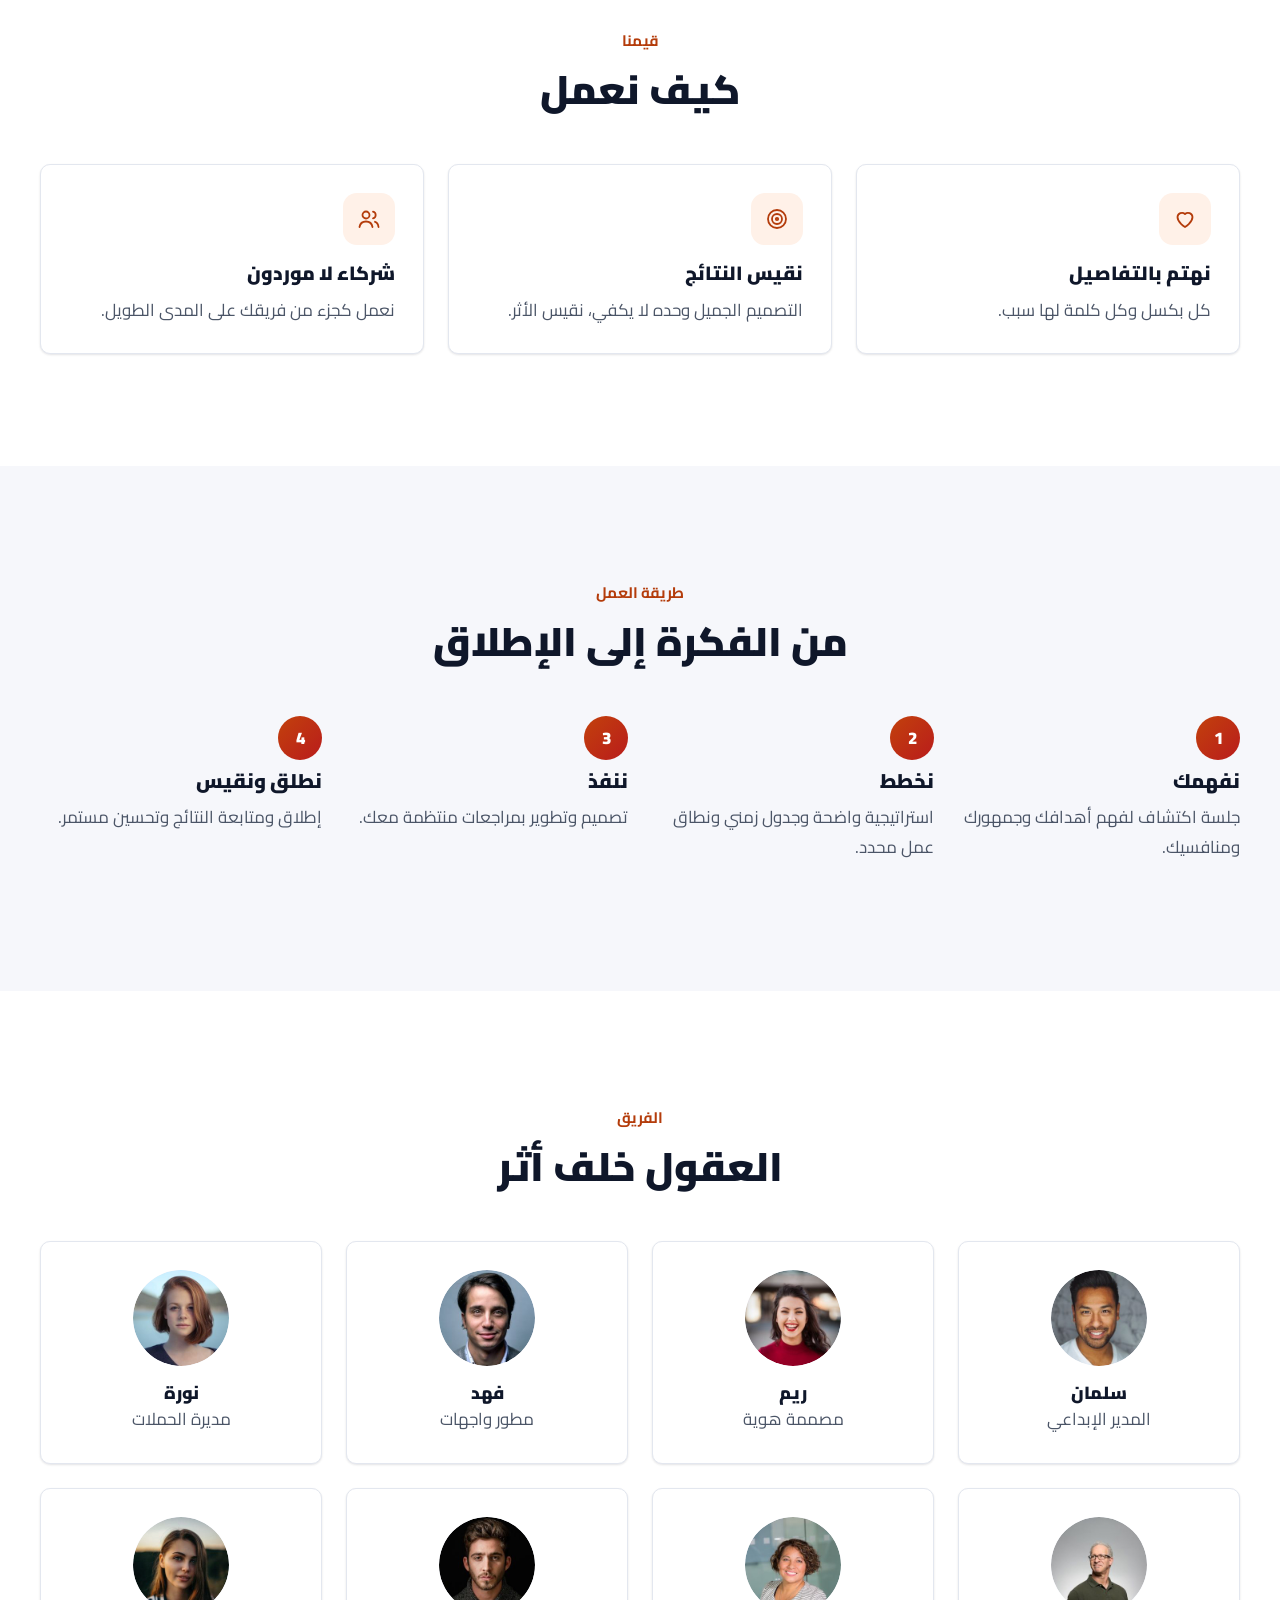
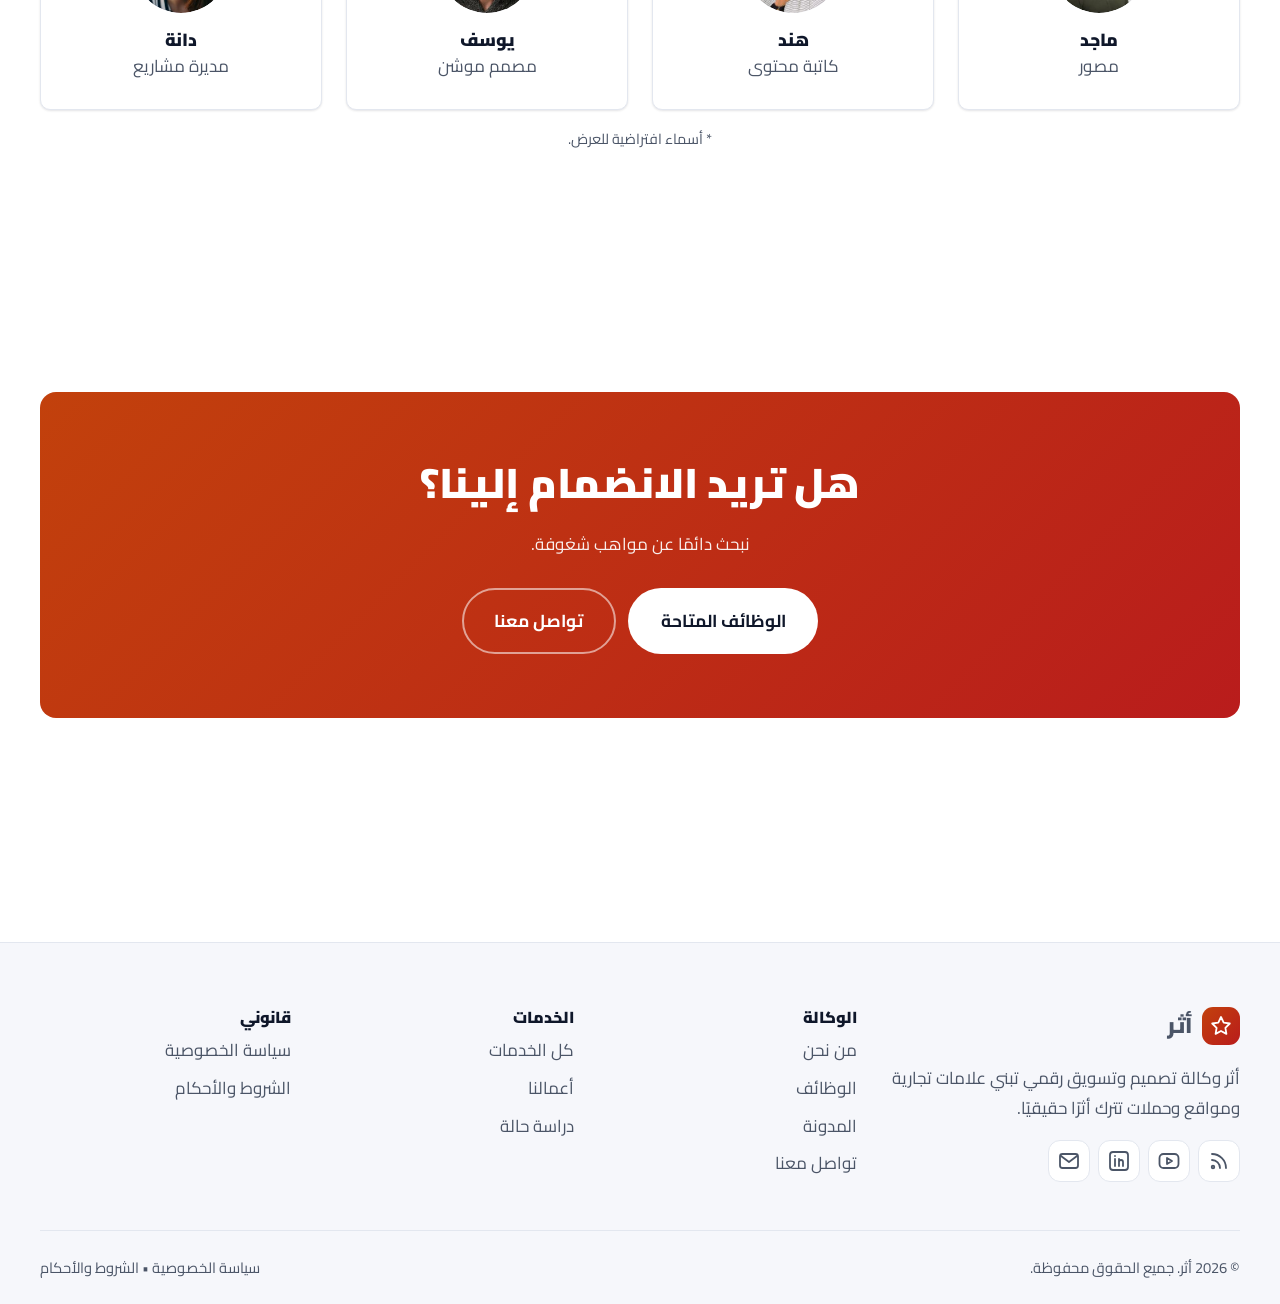
<file: athar/about.html>
<!doctype html>
<html lang="ar" dir="rtl" class="no-js">
<head>
  <meta charset="utf-8">
  <meta name="viewport" content="width=device-width, initial-scale=1">
  <title>من نحن | أثر</title>
  <meta name="description" content="قصة أثر وقيمها وفريقها.">
  <meta name="theme-color" content="#ffffff">
  <link rel="canonical" href="https://example.com/about.html">
  <link rel="alternate" hreflang="ar" href="https://example.com/about.html">
  <link rel="alternate" hreflang="en" href="https://example.com/about-en.html">
  <meta property="og:type" content="website">
  <meta property="og:title" content="من نحن | أثر">
  <meta property="og:description" content="قصة أثر وقيمها وفريقها.">
  <meta property="og:image" content="https://example.com/assets/img/og-image.png">
  <meta property="og:locale" content="ar_AR">
  <meta name="twitter:card" content="summary_large_image">
  <link rel="icon" href="assets/img/favicon.svg" type="image/svg+xml">
  <link rel="preload" href="assets/fonts/cairo-arabic-wght-normal.woff2" as="font" type="font/woff2" crossorigin>
  <script>(function(){try{var t=localStorage.getItem('athar-theme');if(!t&&window.matchMedia&&matchMedia('(prefers-color-scheme: dark)').matches)t='dark';if(t==='dark')document.documentElement.setAttribute('data-theme','dark');}catch(e){}})();</script>
  <link rel="stylesheet" href="assets/css/theme.css">
  <link rel="stylesheet" href="assets/css/style.css">
  <link rel="stylesheet" href="assets/css/pages.css">
  <script type="application/ld+json">{"@context": "https://schema.org", "@type": "WebPage", "name": "من نحن | أثر", "url": "https://example.com/about.html", "inLanguage": "ar", "isPartOf": {"@type": "WebSite", "name": "أثر", "url": "https://example.com/"}}</script>
</head>
<body>
<a class="skip-link" href="#main">تخطَّ إلى المحتوى</a>
<header class="site-header">
  <div class="container header-inner">
    <a class="logo" href="index.html"><span class="logo-mark"><svg class="icon" viewBox="0 0 24 24" aria-hidden="true"><path d="m12 3 2.7 5.6 6.1.9-4.4 4.3 1 6.1L12 17l-5.4 2.9 1-6.1-4.4-4.3 6.1-.9L12 3Z"/></svg></span><span>أثر</span></a>
    <nav class="main-nav" id="main-nav" aria-label="القائمة الرئيسية"><ul><li><a href="index.html">الرئيسية</a></li><li><a href="services.html">الخدمات</a></li><li><a href="work.html">أعمالنا</a></li><li><a href="about.html" class="is-active" aria-current="page">من نحن</a></li><li><a href="blog.html">المدونة</a></li><li><a href="contact.html">تواصل</a></li></ul></nav>
    <div class="header-tools">
      <a class="tool-btn" href="about-en.html" hreflang="en" lang="en" title="English version" data-lang-switch>EN</a>
      <button class="tool-btn" type="button" data-theme-toggle aria-pressed="false" aria-label="تبديل الوضع الليلي"><span class="i-moon"><svg class="icon" viewBox="0 0 24 24" aria-hidden="true"><path d="M20 14.5A8 8 0 0 1 9.5 4a8 8 0 1 0 10.5 10.5Z"/></svg></span><span class="i-sun"><svg class="icon" viewBox="0 0 24 24" aria-hidden="true"><circle cx="12" cy="12" r="4"/><path d="M12 2v2M12 20v2M4.9 4.9l1.4 1.4M17.7 17.7l1.4 1.4M2 12h2M20 12h2M4.9 19.1l1.4-1.4M17.7 6.3l1.4-1.4"/></svg></span></button>
      
      <a class="btn btn-primary btn-sm header-cta" href="contact.html">اطلب عرض سعر</a>
      <button class="tool-btn menu-toggle" type="button" aria-expanded="false" aria-controls="main-nav" aria-label="القائمة"><svg class="icon" viewBox="0 0 24 24" aria-hidden="true"><path d="M4 7h16M4 12h16M4 17h16"/></svg></button>
    </div>
  </div>
</header>
<main id="main">
<section class="page-hero"><div class="container">
  <nav class="crumbs" aria-label="مسار التنقل"><a href="index.html">الرئيسية</a><span aria-hidden="true">/</span><span aria-current="page">من نحن</span></nav>
  <h1>فريق يصنع أثرًا</h1><p class="lead">تعرّف على قصتنا وقيمنا والأشخاص خلف أعمالنا.</p>
</div></section>
<section class="section"><div class="container"><div class="grid grid-2" style="align-items:center;gap:3rem">
<div class="reveal"><span class="eyebrow">قصتنا</span><h2>صغار بما يكفي لنهتم، كبار بما يكفي لننجز</h2>
<p class="muted">بدأت أثر في 2017 بمصممين اثنين، واليوم فريق من 18 شخصًا بين التصميم والتطوير والتسويق، نعمل مع علامات ناشئة وشركات راسخة.</p>
<p class="muted">نؤمن أن التصميم الجيد يبدأ من فهم العمل، لذلك نقضي وقتًا مع عملائنا قبل أن نرسم أي خط.</p></div>
<div class="case-cover reveal"><img src="assets/img/photos/1552664730-1200x750.jpg" alt="صورة من المشروع" width="1200" height="750" loading="lazy" decoding="async"></div></div></div></section>
<section class="logos" aria-label="عملاؤنا"><div class="container"><p>علامات وثقت بنا</p><ul><li><svg class="icon" viewBox="0 0 24 24" aria-hidden="true"><path d="m12 3 2.7 5.6 6.1.9-4.4 4.3 1 6.1L12 17l-5.4 2.9 1-6.1-4.4-4.3 6.1-.9L12 3Z"/></svg>نخيل</li><li><svg class="icon" viewBox="0 0 24 24" aria-hidden="true"><path d="m12 3 2.7 5.6 6.1.9-4.4 4.3 1 6.1L12 17l-5.4 2.9 1-6.1-4.4-4.3 6.1-.9L12 3Z"/></svg>أفق</li><li><svg class="icon" viewBox="0 0 24 24" aria-hidden="true"><path d="m12 3 2.7 5.6 6.1.9-4.4 4.3 1 6.1L12 17l-5.4 2.9 1-6.1-4.4-4.3 6.1-.9L12 3Z"/></svg>سنابل</li><li><svg class="icon" viewBox="0 0 24 24" aria-hidden="true"><path d="m12 3 2.7 5.6 6.1.9-4.4 4.3 1 6.1L12 17l-5.4 2.9 1-6.1-4.4-4.3 6.1-.9L12 3Z"/></svg>منارة</li><li><svg class="icon" viewBox="0 0 24 24" aria-hidden="true"><path d="m12 3 2.7 5.6 6.1.9-4.4 4.3 1 6.1L12 17l-5.4 2.9 1-6.1-4.4-4.3 6.1-.9L12 3Z"/></svg>رواسي</li><li><svg class="icon" viewBox="0 0 24 24" aria-hidden="true"><path d="m12 3 2.7 5.6 6.1.9-4.4 4.3 1 6.1L12 17l-5.4 2.9 1-6.1-4.4-4.3 6.1-.9L12 3Z"/></svg>بيان</li></ul></div></section>
<section class="section alt" aria-label="stats"><div class="container"><div class="stats-band grid grid-4 reveal"><div class="stat"><b><span class="ltr"><span data-count="150">150</span>+</span></b><span>مشروع</span></div><div class="stat"><b><span class="ltr"><span data-count="18">18</span></span></b><span>عضو في الفريق</span></div><div class="stat"><b><span class="ltr"><span data-count="9">9</span></span></b><span>سنوات</span></div><div class="stat"><b><span class="ltr"><span data-count="97">97</span>%</span></b><span>عملاء يعودون</span></div></div></div></section>
<section class="section"><div class="container"><div class="section-head reveal"><span class="eyebrow">قيمنا</span><h2>كيف نعمل</h2></div><div class="grid grid-3"><article class="card feature reveal"><div class="icon-box"><svg class="icon" viewBox="0 0 24 24" aria-hidden="true"><path d="M12 20s-7.5-4.6-7.5-10A4.5 4.5 0 0 1 12 7a4.5 4.5 0 0 1 7.5 3c0 5.4-7.5 10-7.5 10Z"/></svg></div><h3>نهتم بالتفاصيل</h3><p>كل بكسل وكل كلمة لها سبب.</p></article><article class="card feature reveal"><div class="icon-box"><svg class="icon" viewBox="0 0 24 24" aria-hidden="true"><circle cx="12" cy="12" r="9"/><circle cx="12" cy="12" r="5"/><circle cx="12" cy="12" r="1.2"/></svg></div><h3>نقيس النتائج</h3><p>التصميم الجميل وحده لا يكفي، نقيس الأثر.</p></article><article class="card feature reveal"><div class="icon-box"><svg class="icon" viewBox="0 0 24 24" aria-hidden="true"><circle cx="9" cy="8" r="3.5"/><path d="M2.5 20c.6-3.6 3.2-5.5 6.5-5.5s5.9 1.9 6.5 5.5"/><path d="M16 4.6a3.5 3.5 0 0 1 0 6.8M18 14.8c2 .7 3.2 2.4 3.5 5.2"/></svg></div><h3>شركاء لا موردون</h3><p>نعمل كجزء من فريقك على المدى الطويل.</p></article></div></div></section>
<section class="section alt"><div class="container"><div class="section-head reveal"><span class="eyebrow">طريقة العمل</span><h2>من الفكرة إلى الإطلاق</h2></div><div class="grid grid-4 steps"><div class="step reveal"><h3>نفهمك</h3><p>جلسة اكتشاف لفهم أهدافك وجمهورك ومنافسيك.</p></div><div class="step reveal"><h3>نخطط</h3><p>استراتيجية واضحة وجدول زمني ونطاق عمل محدد.</p></div><div class="step reveal"><h3>ننفذ</h3><p>تصميم وتطوير بمراجعات منتظمة معك.</p></div><div class="step reveal"><h3>نطلق ونقيس</h3><p>إطلاق ومتابعة النتائج وتحسين مستمر.</p></div></div></div></section>
<section class="section"><div class="container"><div class="section-head reveal"><span class="eyebrow">الفريق</span><h2>العقول خلف أثر</h2></div><div class="grid grid-4"><div class="card member reveal"><span class="avatar has-photo"><img src="assets/img/photos/1507003211169-240x240.jpg" alt="سلمان" width="240" height="240" loading="lazy" decoding="async"></span><h3>سلمان</h3><p>المدير الإبداعي</p></div><div class="card member reveal"><span class="avatar has-photo"><img src="assets/img/photos/1494790108377-240x240.jpg" alt="ريم" width="240" height="240" loading="lazy" decoding="async"></span><h3>ريم</h3><p>مصممة هوية</p></div><div class="card member reveal"><span class="avatar has-photo"><img src="assets/img/photos/1500648767791-240x240.jpg" alt="فهد" width="240" height="240" loading="lazy" decoding="async"></span><h3>فهد</h3><p>مطور واجهات</p></div><div class="card member reveal"><span class="avatar has-photo"><img src="assets/img/photos/1438761681033-240x240.jpg" alt="نورة" width="240" height="240" loading="lazy" decoding="async"></span><h3>نورة</h3><p>مديرة الحملات</p></div><div class="card member reveal"><span class="avatar has-photo"><img src="assets/img/photos/1472099645785-240x240.jpg" alt="ماجد" width="240" height="240" loading="lazy" decoding="async"></span><h3>ماجد</h3><p>مصور</p></div><div class="card member reveal"><span class="avatar has-photo"><img src="assets/img/photos/1573497019940-240x240.jpg" alt="هند" width="240" height="240" loading="lazy" decoding="async"></span><h3>هند</h3><p>كاتبة محتوى</p></div><div class="card member reveal"><span class="avatar has-photo"><img src="assets/img/photos/1506794778202-240x240.jpg" alt="يوسف" width="240" height="240" loading="lazy" decoding="async"></span><h3>يوسف</h3><p>مصمم موشن</p></div><div class="card member reveal"><span class="avatar has-photo"><img src="assets/img/photos/1544005313-240x240.jpg" alt="دانة" width="240" height="240" loading="lazy" decoding="async"></span><h3>دانة</h3><p>مديرة مشاريع</p></div></div><p class="sample-note">* أسماء افتراضية للعرض.</p></div></section>
<section class="section"><div class="container"><div class="cta-band reveal"><h2>هل تريد الانضمام إلينا؟</h2><p>نبحث دائمًا عن مواهب شغوفة.</p><div class="hero-actions"><a class="btn btn-light btn-lg" href="careers.html">الوظائف المتاحة</a><a class="btn btn-lg" style="color:#fff;border-color:rgba(255,255,255,.55)" href="contact.html">تواصل معنا</a></div></div></div></section>
</main>
<footer class="site-footer">
  <div class="container">
    <div class="footer-grid">
      <div><a class="logo" href="index.html"><span class="logo-mark"><svg class="icon" viewBox="0 0 24 24" aria-hidden="true"><path d="m12 3 2.7 5.6 6.1.9-4.4 4.3 1 6.1L12 17l-5.4 2.9 1-6.1-4.4-4.3 6.1-.9L12 3Z"/></svg></span><span>أثر</span></a><p class="muted" style="margin-top:1rem">أثر وكالة تصميم وتسويق رقمي تبني علامات تجارية ومواقع وحملات تترك أثرًا حقيقيًا.</p><div class="social"><a class="tool-btn" href="#" aria-label="RSS"><svg class="icon" viewBox="0 0 24 24" aria-hidden="true"><path d="M5 5a14 14 0 0 1 14 14M5 11a8 8 0 0 1 8 8"/><circle cx="6" cy="18" r="1.3"/></svg></a><a class="tool-btn" href="#" aria-label="YouTube"><svg class="icon" viewBox="0 0 24 24" aria-hidden="true"><rect x="2.5" y="5" width="19" height="14" rx="4"/><path d="m10 9 5 3-5 3V9Z"/></svg></a><a class="tool-btn" href="#" aria-label="LinkedIn"><svg class="icon" viewBox="0 0 24 24" aria-hidden="true"><rect x="3" y="3" width="18" height="18" rx="3"/><path d="M8 10v7M8 7v.01M12 17v-4a2 2 0 0 1 4 0v4M12 10v7"/></svg></a><a class="tool-btn" href="#" aria-label="Email"><svg class="icon" viewBox="0 0 24 24" aria-hidden="true"><rect x="3" y="5" width="18" height="14" rx="2.5"/><path d="m4 7 8 6 8-6"/></svg></a></div></div>
      <div><h3>الوكالة</h3><ul><li><a href="about.html">من نحن</a></li><li><a href="careers.html">الوظائف</a></li><li><a href="blog.html">المدونة</a></li><li><a href="contact.html">تواصل معنا</a></li></ul></div><div><h3>الخدمات</h3><ul><li><a href="services.html">كل الخدمات</a></li><li><a href="work.html">أعمالنا</a></li><li><a href="project.html">دراسة حالة</a></li></ul></div><div><h3>قانوني</h3><ul><li><a href="privacy.html">سياسة الخصوصية</a></li><li><a href="terms.html">الشروط والأحكام</a></li></ul></div>
    </div>
    <div class="footer-bottom"><span>© <span data-year>2026</span> أثر. جميع الحقوق محفوظة.</span><span><a href="privacy.html">سياسة الخصوصية</a> • <a href="terms.html">الشروط والأحكام</a></span></div>
  </div>
</footer>
<button class="to-top" type="button" aria-label="العودة للأعلى"><svg class="icon" viewBox="0 0 24 24" aria-hidden="true"><path d="M12 19V5M6 11l6-6 6 6"/></svg></button>
<script src="assets/js/main.js" defer></script>
<script src="assets/js/pages.js" defer></script>
</body>
</html>
</file>
<file: assets/ai.css>
@import url("https://fonts.googleapis.com/css2?family=IBM+Plex+Sans+Arabic:wght@400;500;600;700&family=Cairo:wght@600;700;800&display=swap");
:root{
  --bg:#F2F4F6;--surface:#FFFFFF;--sunk:#F7F8FA;--ink:#152033;--muted:#5B6577;--faint:#8A93A3;--line:#DDE2E9;--line2:#C9D0DA;
  --brand:#0B6E5F;--brand-ink:#FFFFFF;--brand-soft:#E3F1EE;--saffron:#D99A1E;--saffron-soft:#FBF1DC;
  --good:#0B6E5F;--good-soft:#E3F1EE;--bad:#B4432B;--bad-soft:#FBEAE5;--warn:#A86F06;--warn-soft:#FBF1DC;
  --display:"Cairo","IBM Plex Sans Arabic",system-ui,sans-serif;--body:"IBM Plex Sans Arabic",system-ui,sans-serif;
  --r-lg:14px;--r-md:10px;--r-sm:8px;--shadow:0 1px 2px rgba(21,32,51,.05),0 8px 24px -12px rgba(21,32,51,.18);
  /* legacy aliases used by page styles */
  --panel:var(--surface);--panel2:var(--sunk);--text:var(--ink);--radius:var(--r-lg);--brand2:var(--brand)
}
*{box-sizing:border-box}
html,body{margin:0}html{overflow-x:hidden}
body{font-family:var(--body);background:var(--bg);color:var(--ink);min-height:100vh;line-height:1.75;font-size:15.5px;-webkit-font-smoothing:antialiased}
a{color:var(--brand)}
:focus-visible{outline:2px solid var(--brand);outline-offset:2px;border-radius:6px}
.wrap{max-width:1200px;margin:0 auto;padding:0 24px}
@media(max-width:600px){.wrap{padding:0 16px}}

/* top bar */
header.top{position:sticky;top:0;z-index:20;display:flex;align-items:center;gap:18px;padding:12px 0;background:color-mix(in srgb,var(--bg) 88%,transparent);backdrop-filter:blur(10px);border-bottom:1px solid var(--line);margin:0 calc(50% - 50vw);padding-inline:max(24px,calc(50vw - 576px))}
@media(max-width:600px){header.top{padding-inline:16px;flex-wrap:wrap;gap:10px}}
.logo{display:flex;align-items:center;gap:10px;color:var(--ink);text-decoration:none;flex-shrink:0}
.logo .mark,.logo i{width:34px;height:34px;border-radius:9px;background:var(--ink);color:#fff;display:grid;place-items:center;font-family:var(--display);font-style:normal;font-size:19px;font-weight:700;line-height:1}
.logo b{display:block;font-family:var(--display);font-weight:700;font-size:17px;line-height:1.2}
.logo small{display:block;font-size:12px;color:var(--muted);font-weight:500;line-height:1.3}
.nav{display:flex;gap:2px;overflow-x:auto;scrollbar-width:none;flex:1}
.nav::-webkit-scrollbar{display:none}
.nav a{white-space:nowrap;text-decoration:none;color:var(--muted);font-weight:600;font-size:14px;padding:7px 12px;border-radius:var(--r-sm);transition:background .15s,color .15s}
.nav a:hover{color:var(--ink);background:var(--surface)}
.nav a[aria-current=page]{color:var(--ink);background:var(--surface);box-shadow:inset 0 0 0 1px var(--line)}
@media(max-width:600px){.nav{order:3;flex-basis:100%}}
.top .actions{display:flex;gap:8px;align-items:center;margin-inline-start:auto;flex-shrink:0}
.badge{display:inline-flex;align-items:center;gap:7px;padding:4px 11px;border-radius:999px;font-size:13px;font-weight:600;background:var(--surface);border:1px solid var(--line);color:var(--muted);white-space:nowrap}
.badge i{width:7px;height:7px;border-radius:50%;background:var(--faint)}
.badge.live{color:var(--ink)}.badge.live i{background:var(--saffron);box-shadow:0 0 0 3px var(--saffron-soft)}
.badge.demo i{background:var(--faint)}

/* headings */
.hero{padding:34px 0 22px;max-width:760px}
.hero h1{font-family:var(--display);font-size:clamp(28px,3.6vw,42px);line-height:1.3;margin:0 0 10px;font-weight:700;letter-spacing:0}
.hero h1 span{color:inherit}
.hero p{color:var(--muted);margin:0;font-size:16.5px;max-width:68ch}
h2,h3,h4{font-family:var(--display);font-weight:700;letter-spacing:0}

/* workbench */
.grid{display:grid;grid-template-columns:380px 1fr;gap:20px;padding:4px 0 48px;align-items:start}
@media(max-width:900px){.grid{grid-template-columns:1fr!important}}
.card{background:var(--surface);border:1px solid var(--line);border-radius:var(--r-lg);padding:20px}
.card h3{margin:0 0 12px;font-size:18px}
aside.card{position:sticky;top:76px}
@media(max-width:900px){aside.card{position:static}}
main>.card,main>.out{box-shadow:none}
label{display:block;font-size:13.5px;color:var(--ink);margin:14px 0 6px;font-weight:600}
input,textarea,select{width:100%;background:var(--surface);border:1px solid var(--line2);color:var(--ink);border-radius:var(--r-md);padding:10px 12px;font:inherit;font-size:15px;outline:none;transition:border-color .15s,box-shadow .15s}
input::placeholder,textarea::placeholder{color:var(--faint)}
input:focus,textarea:focus,select:focus{border-color:var(--brand);box-shadow:0 0 0 3px var(--brand-soft)}
textarea{resize:vertical;min-height:96px;line-height:1.7}
.seg{display:flex;gap:4px;flex-wrap:wrap;background:var(--sunk);border:1px solid var(--line);border-radius:var(--r-md);padding:3px}
.seg button{flex:1 1 auto;white-space:nowrap;background:transparent;border:0;color:var(--muted);padding:7px 10px;border-radius:7px;font:inherit;font-size:14px;cursor:pointer;font-weight:600;transition:background .15s,color .15s}
.seg button:hover{color:var(--ink)}
.seg button.on{background:var(--surface);color:var(--ink);box-shadow:0 1px 2px rgba(21,32,51,.12),inset 0 0 0 1px var(--line)}
.btn{display:inline-flex;align-items:center;justify-content:center;gap:8px;background:var(--brand);color:var(--brand-ink);border:1px solid var(--brand);border-radius:var(--r-md);padding:11px 20px;font:inherit;font-weight:700;font-size:15px;cursor:pointer;transition:background .15s,transform .1s;text-decoration:none}
.btn:hover{background:#095C4F}.btn:active{transform:translateY(1px)}
.btn.ghost{background:var(--surface);border-color:var(--line2);color:var(--ink)}
.btn.ghost:hover{background:var(--sunk)}
.btn.sm{padding:6px 12px;font-size:13.5px;border-radius:var(--r-sm)}
.btn.block{width:100%;margin-top:18px;padding:13px 20px;font-size:16px}
.btn[disabled]{opacity:.7;cursor:progress}
.muted{color:var(--muted)}
.small{font-size:13.5px}
.row{display:flex;gap:10px;align-items:center;flex-wrap:wrap}
.space{justify-content:space-between}

/* output */
.out{display:grid;gap:14px}
.res{background:var(--surface);border:1px solid var(--line);border-radius:var(--r-lg);padding:22px 22px 14px;position:relative;white-space:pre-wrap;line-height:1.9;font-size:16px;box-shadow:var(--shadow);animation:pop .3s ease both}
.res+.res{animation-delay:.06s}
.res .tools{display:flex;gap:6px;justify-content:flex-end;margin-top:12px;padding-top:10px;border-top:1px solid var(--line)}
.res .tag{display:block;position:static;margin-bottom:10px;background:none;border:0;padding:0;font-size:13px;color:var(--muted);font-weight:600;white-space:normal}
@keyframes pop{from{opacity:0;transform:translateY(4px)}to{opacity:1;transform:none}}
@media(prefers-reduced-motion:reduce){*{animation:none!important;transition:none!important}}
.empty{display:grid;place-items:center;text-align:center;min-height:340px;color:var(--muted);border:1.5px dashed var(--line2);border-radius:var(--r-lg);padding:28px;background:var(--surface)}
.empty b{display:block;font-family:var(--display);font-size:22px;color:var(--ink);margin-bottom:6px;font-weight:700}
.toast{position:fixed;bottom:24px;left:50%;transform:translateX(-50%) translateY(20px);background:var(--ink);color:#fff;padding:10px 18px;border-radius:var(--r-md);opacity:0;transition:.2s;z-index:99;font-weight:600;font-size:14.5px;pointer-events:none}
.toast.show{opacity:1;transform:translateX(-50%)}
.modal{position:fixed;inset:0;background:rgba(21,32,51,.45);display:none;place-items:center;z-index:50;padding:16px}
.modal.show{display:grid}
.modal .card{max-width:480px;width:100%;box-shadow:var(--shadow)}
footer.foot{border-top:1px solid var(--line);padding:20px 0 34px;color:var(--muted);font-size:13.5px}
.spinner{width:17px;height:17px;border:2.5px solid rgba(255,255,255,.4);border-top-color:#fff;border-radius:50%;animation:spin .8s linear infinite}
@keyframes spin{to{transform:rotate(360deg)}}
.chips{display:flex;flex-wrap:wrap;gap:6px}
.chip{background:var(--sunk);border:1px solid var(--line);border-radius:999px;padding:3px 11px;font-size:13.5px;color:var(--ink);font-family:inherit}
button.chip{cursor:pointer}button.chip:hover{border-color:var(--line2);background:var(--surface)}
.chip.good{background:var(--good-soft);border-color:transparent;color:var(--good)}
.chip.bad{background:var(--bad-soft);border-color:transparent;color:var(--bad)}
.tabs{display:inline-flex;gap:4px;margin-bottom:16px;flex-wrap:wrap;background:var(--sunk);border:1px solid var(--line);border-radius:var(--r-md);padding:3px}
.tabs button{background:transparent;border:0;color:var(--muted);border-radius:7px;padding:7px 16px;font:inherit;font-weight:600;cursor:pointer}
.tabs button.on{background:var(--surface);color:var(--ink);box-shadow:0 1px 2px rgba(21,32,51,.12),inset 0 0 0 1px var(--line)}
ul.steps{margin:0;padding-inline-start:18px;color:var(--muted)}ul.steps li{margin:6px 0}
@media print{header.top{position:static}body{background:#fff;color:#111}.noprint{display:none!important}.card,.res{box-shadow:none;border-color:#ddd}.grid{grid-template-columns:1fr}}
.trial{display:flex;gap:12px;align-items:flex-start;background:var(--saffron-soft);border:1px solid #EED7A6;border-radius:var(--r-md);padding:12px 16px;margin:0 0 20px;font-size:14.5px;color:#5A4206;max-width:900px}
.trial svg{flex-shrink:0;margin-top:3px;color:var(--warn)}
.trial b{color:#3F2E04}
[hidden]{display:none!important}
section.sec,#report{scroll-margin-top:72px}
</file>
<file: athar/assets/css/theme.css>
/* ==========================================================================
   أثر | Athar — ملف الهوية (Design tokens)  v1.0.0
   الملف الوحيد الذي تحتاجه لتغيير الألوان والخط والزوايا والمسافات.
   The one file to edit for brand colors, font, radii and spacing.
   - :root              الألوان الافتراضية | default (light) tokens
   - [data-theme="dark"] الوضع الليلي | dark mode tokens
   ملاحظة: --on-brand لون النص فوق --brand، حافظ على تباين 4.5:1 على الأقل.
   ========================================================================== */
@font-face {
  font-family: "Cairo";
  font-style: normal;
  font-display: swap;
  font-weight: 200 1000;
  src: url("../fonts/cairo-arabic-wght-normal.woff2") format("woff2");
  unicode-range: U+0600-06FF, U+0750-077F, U+0870-088E, U+0890-0891, U+0897-08E1, U+08E3-08FF, U+200C-200E, U+2010-2011, U+204F, U+2E41, U+FB50-FDFF, U+FE70-FE74, U+FE76-FEFC;
}
@font-face {
  font-family: "Cairo";
  font-style: normal;
  font-display: swap;
  font-weight: 200 1000;
  src: url("../fonts/cairo-latin-ext-wght-normal.woff2") format("woff2");
  unicode-range: U+0100-02BA, U+02BD-02C5, U+02C7-02CC, U+02CE-02D7, U+02DD-02FF, U+1E00-1E9F, U+20A0-20AB, U+20AD-20C0, U+2113, U+A720-A7FF;
}
@font-face {
  font-family: "Cairo";
  font-style: normal;
  font-display: swap;
  font-weight: 200 1000;
  src: url("../fonts/cairo-latin-wght-normal.woff2") format("woff2");
  unicode-range: U+0000-00FF, U+0131, U+0152-0153, U+02BB-02BC, U+02C6, U+02DA, U+02DC, U+2000-206F, U+20AC, U+2122, U+2191, U+2193, U+2212, U+2215, U+FEFF, U+FFFD;
}

:root {
  /* الخط — font (Cairo, bundled locally, SIL OFL 1.1) */
  --font: "Cairo", "Segoe UI", Tahoma, system-ui, -apple-system, sans-serif;
  --fw-heading: 900;

  /* العلامة — brand */
  --brand: #c2410c;
  --brand-strong: #9a3412;
  --brand-soft: #fff1e8;
  --brand-text: #b43c0b;
  --on-brand: #ffffff;
  --accent: #1e293b;
  --accent-2: #facc15;
  --gradient: linear-gradient(135deg, #c2410c 0%, #b91c1c 100%);

  /* الأسطح والنصوص — surfaces & text */
  --bg: #ffffff;
  --bg-alt: #f6f7fb;
  --surface: #ffffff;
  --surface-2: #f1f3f9;
  --text: #0f172a;
  --muted: #4b5567;
  --border: #e3e7ef;
  --line: #d6dbe6;
  --success: #15803d;
  --danger: #b91c1c;

  /* الشكل — shape */
  --radius-sm: 6px;
  --radius: 10px;
  --radius-lg: 16px;
  --pill: 999px;
  --shadow-sm: 0 1px 2px rgb(15 23 42 / 6%), 0 1px 3px rgb(15 23 42 / 6%);
  --shadow: 0 10px 30px -12px rgb(15 23 42 / 18%);
  --shadow-lg: 0 30px 60px -20px rgb(15 23 42 / 28%);

  /* التخطيط — layout */
  --container: 1200px;
  --header-h: 72px;
  --section-y: clamp(64px, 9vw, 112px);
}


/* ===================== الوضع الليلي | Dark mode ===================== */
[data-theme="dark"] {
  --bg: #0b1020; --bg-alt: #0f1629; --surface: #131b31; --surface-2: #1a2440;
  --text: #e8ebf4; --muted: #a6afc3; --border: #243150; --line: #2c3a5c;
  --success: #4ade80; --danger: #f87171;
  --shadow-sm: 0 1px 2px rgb(0 0 0 / 40%); --shadow: 0 12px 30px -12px rgb(0 0 0 / 60%); --shadow-lg: 0 30px 60px -20px rgb(0 0 0 / 70%);
  --brand: #fb923c; --brand-strong: #fdba74; --brand-soft: #34170a; --brand-text: #fdba74; --on-brand: #1c0a00; --accent: #e2e8f0;
  --gradient: linear-gradient(135deg, #9a3412 0%, #991b1b 100%);
}
</file>
<file: athar/assets/css/style.css>
/* ==========================================================================
   أثر | Athar — مكونات القالب (Components)  v1.0.0
   كل الاتجاهات تستخدم الخصائص المنطقية (inline-start / inline-end) لتعمل في RTL وLTR تلقائيًا.
   All spacing uses logical properties, so the same CSS serves RTL and LTR.
   01 أساسيات  02 أزرار وشارات  03 الترويسة  04 البطل (3 أشكال)  05 الشعارات والمزايا
   06 الخطوات والأرقام  07 الأسعار (3 أشكال)  08 الآراء والفريق والمدونة  09 الأسئلة والعد التنازلي والنشرة
   10 النماذج والتواصل  11 التذييل  12 الحركة والتجاوب والطباعة
   ========================================================================== */

/* 01 ---------------------------------------------------------------------- */
*, *::before, *::after { box-sizing: border-box; }
html { -webkit-text-size-adjust: 100%; scroll-behavior: smooth; scroll-padding-top: calc(var(--header-h) + 12px); }
body { margin: 0; font-family: var(--font); font-size: 1.0625rem; line-height: 1.75; color: var(--text); background: var(--bg); -webkit-font-smoothing: antialiased; text-rendering: optimizeLegibility; }
img, svg { display: block; max-width: 100%; }
a { color: var(--brand-text); text-decoration: none; }
a:hover { text-decoration: underline; }
h1, h2, h3, h4 { margin: 0 0 .5em; line-height: 1.3; font-weight: var(--fw-heading); color: var(--text); }
p { margin: 0 0 1rem; }
:focus-visible { outline: 3px solid var(--brand); outline-offset: 3px; border-radius: 6px; }
.container { width: min(100% - 2rem, var(--container)); margin-inline: auto; }
.skip-link { position: absolute; inset-inline-start: 1rem; top: -60px; z-index: 100; background: var(--brand); color: var(--on-brand); padding: .6rem 1rem; border-radius: var(--radius-sm); }
.skip-link:focus { top: 1rem; }
.section { padding-block: var(--section-y); }
.section.alt { background: var(--bg-alt); }
.section-head { max-width: 720px; margin: 0 auto 3rem; text-align: center; }
.section-head h2 { font-size: clamp(1.7rem, 3.6vw, 2.5rem); }
.section-head p { color: var(--muted); font-size: 1.125rem; }
.eyebrow { display: inline-block; color: var(--brand-text); font-weight: 700; font-size: .95rem; margin-bottom: .6rem; }
.muted { color: var(--muted); }
.ltr { direction: ltr; unicode-bidi: isolate; display: inline-block; }
.grid { display: grid; gap: 1.5rem; }
.grid-2 { grid-template-columns: repeat(2, minmax(0, 1fr)); }
.grid-3 { grid-template-columns: repeat(3, minmax(0, 1fr)); }
.grid-4 { grid-template-columns: repeat(4, minmax(0, 1fr)); }
.icon { width: 24px; height: 24px; fill: none; stroke: currentColor; stroke-width: 1.8; stroke-linecap: round; stroke-linejoin: round; flex: none; }
[dir="rtl"] .flip { transform: scaleX(-1); }
.visually-hidden { position: absolute !important; width: 1px; height: 1px; overflow: hidden; clip: rect(0 0 0 0); white-space: nowrap; }

/* 02 ---------------------------------------------------------------------- */
.btn { display: inline-flex; align-items: center; justify-content: center; gap: .55rem; padding: .8rem 1.5rem; border-radius: var(--pill); border: 2px solid transparent; font: inherit; font-weight: 700; font-size: 1rem; cursor: pointer; text-decoration: none !important; transition: transform .2s, background .2s, box-shadow .2s, color .2s; white-space: nowrap; }
.btn:hover { transform: translateY(-2px); }
.btn-primary { background: var(--brand); color: var(--on-brand); box-shadow: 0 10px 24px -10px var(--brand); }
.btn-primary:hover { background: var(--brand-strong); }
.btn-ghost { background: var(--surface); color: var(--text); border-color: var(--border); }
.btn-ghost:hover { border-color: var(--brand); color: var(--brand-text); }
.btn-light { background: #fff; color: #0f172a; }
.btn-sm { padding: .5rem 1.05rem; font-size: .92rem; }
.btn-lg { padding: 1rem 1.9rem; font-size: 1.08rem; }
.btn-block { width: 100%; }
.badge { display: inline-flex; align-items: center; gap: .45rem; padding: .35rem .85rem; border-radius: var(--pill); background: var(--brand-soft); color: var(--brand-text); font-weight: 700; font-size: .88rem; }
.badge b { background: var(--brand); color: var(--on-brand); border-radius: var(--pill); padding: 0 .55rem; font-size: .78rem; }
.tag-sample { display: inline-block; font-size: .75rem; font-weight: 700; color: #92400e; background: #fef3c7; border-radius: var(--pill); padding: .1rem .6rem; }
[data-theme="dark"] .tag-sample { background: #3b2a06; color: #fcd34d; }
.card { background: var(--surface); border: 1px solid var(--border); border-radius: var(--radius); padding: 1.75rem; box-shadow: var(--shadow-sm); }
.icon-box { width: 52px; height: 52px; border-radius: 14px; display: grid; place-items: center; background: var(--brand-soft); color: var(--brand-text); margin-bottom: 1rem; }

/* 03 ---------------------------------------------------------------------- */
.site-header { position: sticky; top: 0; z-index: 50; height: var(--header-h); background: color-mix(in srgb, var(--bg) 88%, transparent); backdrop-filter: saturate(160%) blur(12px); border-bottom: 1px solid transparent; transition: border-color .2s, box-shadow .2s; }
.site-header.is-scrolled { border-bottom-color: var(--border); box-shadow: var(--shadow-sm); }
.header-inner { height: 100%; display: flex; align-items: center; gap: 1.25rem; }
.logo { display: inline-flex; align-items: center; gap: .6rem; font-weight: 900; font-size: 1.35rem; color: var(--text); text-decoration: none !important; }
.logo-mark { width: 38px; height: 38px; border-radius: 11px; background: var(--gradient); display: grid; place-items: center; color: #fff; }
.main-nav { margin-inline-start: auto; }
.main-nav ul { display: flex; gap: .25rem; list-style: none; margin: 0; padding: 0; }
.main-nav a { display: block; padding: .5rem .8rem; border-radius: var(--pill); color: var(--muted); font-weight: 600; font-size: .98rem; text-decoration: none; }
.main-nav a:hover, .main-nav a.is-active { color: var(--brand-text); background: var(--brand-soft); }
.header-tools { display: flex; align-items: center; gap: .5rem; }
.tool-btn { width: 42px; height: 42px; border-radius: 12px; border: 1px solid var(--border); background: var(--surface); color: var(--text); display: inline-grid; place-items: center; cursor: pointer; font: inherit; font-weight: 800; font-size: .85rem; text-decoration: none !important; }
.tool-btn:hover { border-color: var(--brand); color: var(--brand-text); }
[data-theme="dark"] .i-moon, :root:not([data-theme="dark"]) .i-sun { display: none; }
.menu-toggle { display: none; }

/* 04 ---------------------------------------------------------------------- */
.hero { position: relative; overflow: hidden; padding-block: clamp(48px, 8vw, 104px); }
.hero::before { content: ""; position: absolute; inset: -30% -10% auto; height: 620px; background: radial-gradient(closest-side, color-mix(in srgb, var(--brand) 16%, transparent), transparent); pointer-events: none; }
.hero h1 { font-size: clamp(2.1rem, 5.2vw, 3.6rem); line-height: 1.22; margin: 1rem 0 1.25rem; }
.hero h1 mark { background: none; color: var(--brand-text); }
.hero .lead { font-size: clamp(1.05rem, 1.6vw, 1.25rem); color: var(--muted); max-width: 620px; }
.hero-actions { display: flex; flex-wrap: wrap; gap: .8rem; margin: 1.75rem 0 1.25rem; }
.hero-note { display: flex; flex-wrap: wrap; gap: 1.2rem; color: var(--muted); font-size: .95rem; }
.hero-note span { display: inline-flex; align-items: center; gap: .35rem; }
.hero-note .icon { width: 18px; height: 18px; color: var(--success); }
/* A: split */
.hero-split .container { position: relative; display: grid; grid-template-columns: 1.05fr .95fr; gap: 3rem; align-items: center; }
/* B: centered */
.hero-center .container { position: relative; text-align: center; }
.hero-center .lead { margin-inline: auto; }
.hero-center .hero-actions, .hero-center .hero-note { justify-content: center; }
.hero-center .hero-visual { margin: 3rem auto 0; max-width: 960px; }
/* C: bold typographic */
.hero-bold h1 { font-size: clamp(2.4rem, 7vw, 5.2rem); letter-spacing: -.5px; max-width: 14ch; }
.hero-bold .container { position: relative; }
.chips { display: flex; flex-wrap: wrap; gap: .6rem; margin-top: 1.5rem; }
.chip { border: 1px solid var(--border); background: var(--surface); border-radius: var(--pill); padding: .45rem 1rem; font-weight: 600; font-size: .95rem; }
.hero-stats { display: grid; grid-template-columns: repeat(3, minmax(0, 1fr)); gap: 1.25rem; margin-top: 3rem; border-top: 1px solid var(--border); padding-top: 2rem; }
.hero-stats b { display: block; font-size: 2.2rem; font-weight: 900; color: var(--brand-text); line-height: 1.1; }
.mock { border-radius: var(--radius-lg); background: var(--surface); border: 1px solid var(--border); box-shadow: var(--shadow-lg); overflow: hidden; }
.mock svg { width: 100%; height: auto; }
.phone { width: min(300px, 80%); margin-inline: auto; border-radius: 42px; border: 10px solid #0f172a; background: var(--surface); box-shadow: var(--shadow-lg); overflow: hidden; }
.store-btns { display: flex; flex-wrap: wrap; gap: .75rem; }
.store-btn { display: inline-flex; align-items: center; gap: .6rem; background: #0f172a; color: #fff; padding: .6rem 1.1rem; border-radius: 12px; font-weight: 700; text-decoration: none !important; }
[data-theme="dark"] .store-btn { background: #fff; color: #0f172a; }
.store-btn small { display: block; font-weight: 500; font-size: .72rem; opacity: .8; line-height: 1; }
.booking-card { padding: 2rem; }
.booking-card h2 { font-size: 1.35rem; }

/* 05 ---------------------------------------------------------------------- */
.logos { padding-block: 2.5rem; border-block: 1px solid var(--border); }
.logos p { text-align: center; color: var(--muted); font-weight: 600; margin-bottom: 1.25rem; }
.logos ul { display: flex; flex-wrap: wrap; justify-content: center; gap: 1rem 3rem; list-style: none; margin: 0; padding: 0; }
.logos li { display: inline-flex; align-items: center; gap: .5rem; color: var(--muted); font-weight: 800; font-size: 1.2rem; opacity: .8; }
.feature h3 { font-size: 1.2rem; }
.feature p { color: var(--muted); margin: 0; }
.feature { transition: transform .25s, box-shadow .25s, border-color .25s; }
.feature:hover { transform: translateY(-4px); box-shadow: var(--shadow); border-color: color-mix(in srgb, var(--brand) 35%, var(--border)); }
.rows { display: grid; gap: 4.5rem; }
.row { display: grid; grid-template-columns: 1fr 1fr; gap: 3rem; align-items: center; }
.row:nth-child(even) .row-media { order: -1; }
.row h3 { font-size: clamp(1.4rem, 2.6vw, 2rem); }
.checks { list-style: none; padding: 0; margin: 1rem 0 0; display: grid; gap: .6rem; }
.checks li { display: flex; gap: .6rem; align-items: flex-start; }
.checks .icon { color: var(--success); width: 20px; height: 20px; margin-top: .3rem; }
.work { border-radius: var(--radius); overflow: hidden; background: var(--surface); border: 1px solid var(--border); }
.work .thumb { aspect-ratio: 4 / 3; }
.work .thumb svg { width: 100%; height: 100%; }
.work div.meta { padding: 1rem 1.25rem; }
.work h3 { font-size: 1.1rem; margin: 0; }

/* 06 ---------------------------------------------------------------------- */
.steps { counter-reset: s; }
.step { position: relative; padding-top: 3.2rem; }
.step::before { counter-increment: s; content: counter(s); position: absolute; top: 0; inset-inline-start: 0; width: 44px; height: 44px; border-radius: 50%; display: grid; place-items: center; background: var(--gradient); color: #fff; font-weight: 900; }
.step p { color: var(--muted); }
.stats-band { background: var(--gradient); color: #fff; border-radius: var(--radius-lg); padding: 2.5rem; }
.stats-band .stat b { display: block; font-size: clamp(2rem, 4vw, 2.8rem); font-weight: 900; line-height: 1.2; }
.stats-band .stat span { opacity: .9; }
.stats-band .stat { text-align: center; }
.hours { width: 100%; border-collapse: collapse; }
.hours td { padding: .65rem 0; border-bottom: 1px dashed var(--border); }
.hours td:last-child { text-align: end; font-weight: 700; }

/* 07 ---------------------------------------------------------------------- */
.billing { display: flex; align-items: center; justify-content: center; gap: .8rem; margin-bottom: 2.5rem; font-weight: 700; }
.switch { position: relative; width: 58px; height: 32px; border-radius: var(--pill); border: 0; background: var(--line); cursor: pointer; padding: 0; }
.switch::after { content: ""; position: absolute; top: 4px; inset-inline-start: 4px; width: 24px; height: 24px; border-radius: 50%; background: #fff; box-shadow: var(--shadow-sm); transition: inset-inline-start .2s; }
.switch[aria-checked="true"] { background: var(--brand); }
.switch[aria-checked="true"]::after { inset-inline-start: 30px; }
.save { background: #dcfce7; color: #166534; border-radius: var(--pill); padding: .15rem .6rem; font-size: .8rem; }
[data-theme="dark"] .save { background: #14361f; color: #86efac; }
.plans { align-items: stretch; }
.plan { position: relative; display: flex; flex-direction: column; }
.plan.featured { border: 2px solid var(--brand); box-shadow: var(--shadow-lg); }
.plan .ribbon { position: absolute; top: -14px; inset-inline-end: 1.5rem; background: var(--brand); color: var(--on-brand); font-weight: 800; font-size: .8rem; padding: .25rem .8rem; border-radius: var(--pill); }
.plan h3 { font-size: 1.25rem; margin-bottom: .25rem; }
.price { display: flex; align-items: baseline; gap: .4rem; margin: 1rem 0 .25rem; }
.price b { font-size: 2.6rem; font-weight: 900; line-height: 1; }
.plan .checks { margin: 1.25rem 0 1.75rem; flex: 1; }
.compare { width: 100%; border-collapse: collapse; background: var(--surface); border-radius: var(--radius); overflow: hidden; border: 1px solid var(--border); }
.compare th, .compare td { padding: 1rem; border-bottom: 1px solid var(--border); text-align: center; }
.compare th:first-child, .compare td:first-child { text-align: start; }
.compare thead th { background: var(--bg-alt); }
.compare .icon { margin-inline: auto; color: var(--success); }
.compare .no { color: var(--line); }
.table-wrap { overflow-x: auto; }
.single-plan { display: grid; grid-template-columns: 1.2fr .8fr; gap: 2rem; align-items: center; background: var(--surface); border: 1px solid var(--border); border-radius: var(--radius-lg); padding: 2.5rem; box-shadow: var(--shadow); }

/* 08 ---------------------------------------------------------------------- */
.slider { position: relative; }
.slides { display: flex; gap: 1.5rem; overflow-x: auto; scroll-snap-type: x mandatory; scrollbar-width: none; padding: .5rem .25rem 1rem; }
.slides::-webkit-scrollbar { display: none; }
.quote { flex: 0 0 calc((100% - 3rem) / 3); scroll-snap-align: start; display: flex; flex-direction: column; }
.quote blockquote { margin: 0 0 1.25rem; flex: 1; }
.stars { color: #f59e0b; letter-spacing: 2px; margin-bottom: .6rem; }
.person { display: flex; align-items: center; gap: .8rem; }
.avatar { width: 48px; height: 48px; border-radius: 50%; display: grid; place-items: center; color: #fff; font-weight: 800; flex: none; background: var(--gradient); }
.person b { display: block; }
.person small { color: var(--muted); }
.slider-nav { display: flex; justify-content: center; align-items: center; gap: .75rem; margin-top: 1rem; }
.dots { display: flex; gap: .45rem; }
.dots button { width: 10px; height: 10px; border-radius: 50%; border: 0; background: var(--line); padding: 0; cursor: pointer; }
.dots button[aria-current="true"] { background: var(--brand); width: 26px; border-radius: var(--pill); }
.sample-note { text-align: center; color: var(--muted); font-size: .9rem; margin-top: 1rem; }
.member { text-align: center; }
.member .avatar { width: 96px; height: 96px; font-size: 1.8rem; margin: 0 auto 1rem; }
.member h3 { font-size: 1.1rem; margin: 0; }
.member p { color: var(--muted); margin: 0; }
.post { padding: 0; overflow: hidden; display: flex; flex-direction: column; }
.post .thumb { aspect-ratio: 16 / 9; }
.post .thumb svg { width: 100%; height: 100%; }
.post .body { padding: 1.25rem 1.5rem 1.5rem; display: flex; flex-direction: column; flex: 1; }
.post .meta { font-size: .88rem; color: var(--muted); display: flex; gap: .8rem; margin-bottom: .5rem; }
.post h3 { font-size: 1.15rem; }
.post p { color: var(--muted); flex: 1; }

/* 09 ---------------------------------------------------------------------- */
.faq { max-width: 860px; margin-inline: auto; display: grid; gap: .9rem; }
.faq details { background: var(--surface); border: 1px solid var(--border); border-radius: var(--radius); padding: 0 1.4rem; }
.faq summary { list-style: none; cursor: pointer; padding: 1.15rem 0; font-weight: 700; display: flex; align-items: center; justify-content: space-between; gap: 1rem; }
.faq summary::-webkit-details-marker { display: none; }
.faq summary .icon { transition: transform .2s; color: var(--brand-text); }
.faq details[open] summary .icon { transform: rotate(45deg); }
.faq details p { color: var(--muted); padding-bottom: 1.15rem; margin: 0; }
.countdown { display: flex; gap: .8rem; flex-wrap: wrap; }
.hero-center .countdown { justify-content: center; }
.countdown div { min-width: 84px; padding: .9rem .6rem; text-align: center; border-radius: var(--radius); background: var(--surface); border: 1px solid var(--border); box-shadow: var(--shadow-sm); }
.countdown b { display: block; font-size: 2rem; font-weight: 900; line-height: 1.1; color: var(--brand-text); direction: ltr; }
.countdown span { color: var(--muted); font-size: .85rem; }
.newsletter { background: var(--surface); border: 1px solid var(--border); border-radius: var(--radius-lg); padding: clamp(1.75rem, 4vw, 3rem); display: grid; grid-template-columns: 1fr 1fr; gap: 2rem; align-items: center; }
.newsletter form { display: flex; gap: .6rem; flex-wrap: wrap; }
.newsletter .field { flex: 1 1 240px; margin: 0; }
.cta-band { background: var(--gradient); color: #fff; border-radius: var(--radius-lg); padding: clamp(2rem, 5vw, 4rem); text-align: center; }
.cta-band h2 { color: #fff; font-size: clamp(1.7rem, 3.6vw, 2.6rem); }
.cta-band p { opacity: .92; max-width: 640px; margin-inline: auto; }
.cta-band .hero-actions { justify-content: center; margin-bottom: 0; }
.module summary span { color: var(--muted); font-weight: 500; font-size: .92rem; }

/* 10 ---------------------------------------------------------------------- */
.contact { display: grid; grid-template-columns: .85fr 1.15fr; gap: 2rem; align-items: start; }
.info-list { list-style: none; padding: 0; margin: 1.5rem 0 0; display: grid; gap: 1rem; }
.info-list li { display: flex; gap: .9rem; align-items: center; }
.info-list .icon-box { margin: 0; width: 46px; height: 46px; }
.form-grid { display: grid; grid-template-columns: 1fr 1fr; gap: 0 1rem; }
.field { margin-bottom: 1.1rem; }
.field.full { grid-column: 1 / -1; }
.field label { display: block; font-weight: 700; margin-bottom: .4rem; font-size: .95rem; }
.field input, .field select, .field textarea { width: 100%; font: inherit; color: var(--text); background: var(--bg); border: 1.5px solid var(--border); border-radius: var(--radius-sm); padding: .75rem .95rem; transition: border-color .2s, box-shadow .2s; }
.field textarea { min-height: 140px; resize: vertical; }
.field input:focus, .field select:focus, .field textarea:focus { outline: none; border-color: var(--brand); box-shadow: 0 0 0 4px color-mix(in srgb, var(--brand) 18%, transparent); }
.field.invalid input, .field.invalid select, .field.invalid textarea { border-color: var(--danger); }
.error { display: none; color: var(--danger); font-size: .88rem; margin-top: .35rem; font-weight: 600; }
.field.invalid .error { display: block; }
.check { display: flex; gap: .6rem; align-items: flex-start; font-size: .95rem; }
.check input { width: 18px; height: 18px; margin-top: .35rem; accent-color: var(--brand); }
.hp { position: absolute !important; inset-inline-start: -9999px; }
.form-status { display: none; margin-top: 1rem; padding: .9rem 1rem; border-radius: var(--radius-sm); font-weight: 700; }
.form-status.ok { display: block; background: #dcfce7; color: #166534; }
.form-status.fail { display: block; background: #fee2e2; color: #991b1b; }
.form-actions { display: flex; flex-wrap: wrap; gap: .6rem; }
.btn-wa { background: #16a34a; color: #fff; }
.map { margin-top: 1.5rem; border-radius: var(--radius); overflow: hidden; border: 1px solid var(--border); }

/* 11 ---------------------------------------------------------------------- */
.site-footer { background: var(--bg-alt); border-top: 1px solid var(--border); padding-top: 4rem; margin-top: var(--section-y); }
.footer-grid { display: grid; grid-template-columns: 1.4fr repeat(3, 1fr); gap: 2rem; }
.site-footer h3 { font-size: 1rem; }
.site-footer ul { list-style: none; padding: 0; margin: 0; display: grid; gap: .5rem; }
.site-footer a { color: var(--muted); }
.social { display: flex; gap: .5rem; margin-top: 1rem; }
.footer-bottom { display: flex; flex-wrap: wrap; justify-content: space-between; gap: 1rem; border-top: 1px solid var(--border); margin-top: 3rem; padding-block: 1.5rem; color: var(--muted); font-size: .92rem; }
.to-top { position: fixed; bottom: 1.25rem; inset-inline-end: 1.25rem; width: 46px; height: 46px; border-radius: 50%; border: 0; background: var(--brand); color: var(--on-brand); display: grid; place-items: center; cursor: pointer; opacity: 0; visibility: hidden; transform: translateY(12px); transition: .25s; box-shadow: var(--shadow); z-index: 40; }
.to-top.is-visible { opacity: 1; visibility: visible; transform: none; }

/* library page labels */
.lib-label { display: flex; align-items: center; gap: .6rem; font-weight: 800; color: var(--brand-text); margin: 0 0 1rem; font-size: .95rem; }
.lib-label code { background: var(--brand-soft); border-radius: 6px; padding: .1rem .5rem; font-size: .85rem; direction: ltr; }
.lib-sep { border: 0; border-top: 2px dashed var(--border); margin: 0; }
.demo-card { padding: 0; overflow: hidden; text-decoration: none !important; color: var(--text); display: block; transition: transform .25s, box-shadow .25s; }
.demo-card:hover { transform: translateY(-5px); box-shadow: var(--shadow-lg); }
.demo-card .thumb { aspect-ratio: 16 / 10; background: var(--bg-alt); overflow: hidden; border-bottom: 1px solid var(--border); }
.demo-card .thumb img { width: 100%; height: 100%; object-fit: cover; object-position: top; }
.demo-card .body { padding: 1.1rem 1.4rem 1.3rem; }
.demo-card h3 { margin: 0; font-size: 1.15rem; }
.article { max-width: 760px; margin-inline: auto; }
.article h2 { font-size: 1.5rem; margin-top: 2rem; }
.article .cover { border-radius: var(--radius-lg); overflow: hidden; margin: 2rem 0; }

/* 12 ---------------------------------------------------------------------- */
.reveal { opacity: 0; transform: translateY(18px); transition: opacity .6s ease, transform .6s ease; }
.reveal.is-visible { opacity: 1; transform: none; }
.no-js .reveal { opacity: 1; transform: none; }
@media (max-width: 1060px) {
  .menu-toggle { display: inline-grid; }
  .main-nav { position: fixed; inset: var(--header-h) 0 auto; background: var(--bg); border-bottom: 1px solid var(--border); box-shadow: var(--shadow); padding: 1rem; display: none; }
  .main-nav.is-open { display: block; }
  .main-nav ul { flex-direction: column; }
  .header-cta { display: none; }
}
@media (max-width: 960px) {
  .hero-split .container, .row, .contact, .newsletter, .single-plan { grid-template-columns: 1fr; }
  .row:nth-child(even) .row-media { order: 0; }
  .grid-3, .grid-4 { grid-template-columns: repeat(2, minmax(0, 1fr)); }
  .quote { flex-basis: calc((100% - 1.5rem) / 2); }
  .footer-grid { grid-template-columns: 1fr 1fr; }
}
@media (max-width: 620px) {
  body { font-size: 1rem; }
  .grid-2, .grid-3, .grid-4, .form-grid, .hero-stats { grid-template-columns: 1fr; }
  .quote { flex-basis: 88%; }
  .footer-grid { grid-template-columns: 1fr; }
  .countdown div { min-width: 70px; }
  .hero-actions .btn { flex: 1 1 100%; }
  .stats-band { padding: 1.75rem 1rem; }
  .card { padding: 1.35rem; }
}
@media (prefers-reduced-motion: reduce) {
  html { scroll-behavior: auto; }
  *, *::before, *::after { animation: none !important; transition: none !important; }
  .reveal { opacity: 1; transform: none; }
}
@media print {
  .site-header, .to-top, .cta-band, .newsletter, form { display: none !important; }
  body { color: #000; background: #fff; }
}
</file>
<file: athar/assets/css/pages.css>
/* ==========================================================================
   الصفحات الداخلية | Inner pages
   ========================================================================== */
.page-hero { position: relative; overflow: hidden; padding-block: clamp(48px, 7vw, 88px) clamp(40px, 5vw, 64px); background: var(--bg-alt); border-bottom: 1px solid var(--border); text-align: center; }
.page-hero::before { content: ""; position: absolute; inset: -40% 10% auto; height: 420px; background: radial-gradient(closest-side, color-mix(in srgb, var(--brand) 14%, transparent), transparent); pointer-events: none; }
.page-hero .container { position: relative; max-width: 820px; }
.page-hero h1 { font-size: clamp(2rem, 4.6vw, 3.1rem); line-height: 1.25; margin: 1rem 0 .75rem; }
.page-hero .lead { color: var(--muted); font-size: 1.15rem; margin: 0 auto; max-width: 640px; }
.crumbs { display: inline-flex; flex-wrap: wrap; gap: .5rem; align-items: center; font-size: .92rem; color: var(--muted); }
.crumbs a { color: var(--muted); }
.crumbs [aria-current] { color: var(--brand-text); font-weight: 700; }
.article .crumbs { margin-bottom: 1.25rem; }
.main-nav a.is-active, .main-nav a[aria-current="page"] { color: var(--brand-text); }
.header-login { display: inline-grid; }

/* timeline */
.timeline { list-style: none; padding: 0; margin: 0 auto; max-width: 760px; display: grid; gap: 1rem; }
.timeline li { display: grid; grid-template-columns: 90px 1fr; gap: 1rem; align-items: center; background: var(--surface); border: 1px solid var(--border); border-radius: var(--radius); padding: 1rem 1.25rem; box-shadow: var(--shadow-sm); }
.timeline b { font-size: 1.35rem; color: var(--brand-text); }

/* filters & pager */
.filter-chips .chip { cursor: pointer; font-family: inherit; color: var(--text); }
.filter-chips .chip.is-active { background: var(--brand); border-color: var(--brand); color: var(--on-brand); }
[data-cat][hidden] { display: none !important; }
.pager { display: flex; justify-content: center; gap: .5rem; margin-top: 2.5rem; }
.pager .is-active { background: var(--brand); color: var(--on-brand); border-color: var(--brand); }

/* article extras */
.byline { display: flex; gap: .75rem; align-items: center; margin: 1rem 0 1.5rem; }
.byline small { display: block; }
.pull { margin: 2rem 0; padding: 1.25rem 1.5rem; border-inline-start: 4px solid var(--brand); background: var(--brand-soft); border-radius: var(--radius-sm); font-size: 1.2rem; font-weight: 700; }
.share { display: flex; align-items: center; gap: .5rem; margin-top: 2.5rem; padding-top: 1.5rem; border-top: 1px solid var(--border); }

/* auth */
.auth { display: grid; grid-template-columns: minmax(0, 480px) 1fr; gap: clamp(2rem, 5vw, 4rem); align-items: center; }
.auth-card { padding: clamp(1.5rem, 4vw, 2.5rem); }
.auth-card h1 { font-size: 1.9rem; margin: 0 0 .25rem; }
.auth-card .logo-mark { display: grid; }
.sso { display: grid; gap: .6rem; margin-top: 1.25rem; }
.or { display: flex; align-items: center; gap: .75rem; color: var(--muted); font-size: .9rem; margin: 1.25rem 0; }
.or::before, .or::after { content: ""; flex: 1; height: 1px; background: var(--border); }
.pass { position: relative; }
.pass input { padding-inline-end: 3rem; }
.pass .tool-btn { position: absolute; inset-inline-end: .35rem; top: 50%; transform: translateY(-50%); width: 36px; height: 36px; }
.auth-row { display: flex; justify-content: space-between; align-items: center; gap: 1rem; flex-wrap: wrap; }
.auth-side h2 { font-size: clamp(1.5rem, 3vw, 2rem); }
.auth-side .mock { margin-top: 1.5rem; }

/* legal */
.legal { display: grid; grid-template-columns: 260px 1fr; gap: 3rem; align-items: start; }
.legal-toc { position: sticky; top: calc(var(--header-h) + 1rem); padding: 1.25rem 1.5rem; }
.legal-toc .toc { margin: .75rem 0 0; padding-inline-start: 1.1rem; display: grid; gap: .4rem; }
.legal .article { margin: 0; max-width: none; }
.legal h2 { scroll-margin-top: calc(var(--header-h) + 1rem); }

/* status pages */
.status-page { min-height: 70vh; display: grid; place-items: center; text-align: center; }
.big-num { font-size: clamp(5rem, 18vw, 9rem); font-weight: 900; line-height: 1; background: var(--gradient); -webkit-background-clip: text; background-clip: text; color: transparent; margin: 0; }
.done-icon { width: 88px; height: 88px; border-radius: 50%; display: inline-grid; place-items: center; background: var(--brand-soft); color: var(--brand-text); margin-bottom: 1rem; }
.done-icon .icon { width: 44px; height: 44px; }
.status-actions { display: flex; gap: .6rem; justify-content: center; flex-wrap: wrap; margin-top: 1.5rem; }

/* case study / jobs / services */
.case-meta { display: grid; grid-template-columns: repeat(4, 1fr); gap: 1rem; margin: 2rem 0; }
.case-meta div { background: var(--surface); border: 1px solid var(--border); border-radius: var(--radius); padding: 1rem 1.25rem; }
.case-meta small { display: block; color: var(--muted); }
.case-cover { border-radius: var(--radius-lg); overflow: hidden; border: 1px solid var(--border); }
.case-cover svg { width: 100%; height: auto; display: block; }
.result-grid { display: grid; grid-template-columns: repeat(3, 1fr); gap: 1rem; }
.result-grid div { text-align: center; padding: 1.5rem; border-radius: var(--radius); background: var(--brand-soft); }
.result-grid b { display: block; font-size: 2.2rem; color: var(--brand-text); }
.job { display: flex; justify-content: space-between; align-items: center; gap: 1rem; flex-wrap: wrap; }
.job h3 { margin: 0 0 .25rem; font-size: 1.15rem; }
.job .tags { display: flex; gap: .5rem; flex-wrap: wrap; color: var(--muted); font-size: .9rem; }
.jobs { display: grid; gap: 1rem; max-width: 900px; margin: 0 auto; }
.service-card .price-from { margin-top: auto; padding-top: 1rem; font-weight: 800; color: var(--brand-text); }
.service-card { display: flex; flex-direction: column; }
.work a { color: inherit; text-decoration: none; display: block; }
.work:hover { box-shadow: var(--shadow); transform: translateY(-2px); transition: .2s; }

@media (max-width: 900px) {
  .auth, .legal { grid-template-columns: 1fr; }
  .legal-toc { position: static; }
  .case-meta { grid-template-columns: repeat(2, 1fr); }
  .result-grid { grid-template-columns: 1fr; }
  .auth-side .mock { display: none; }
}
@media (max-width: 560px) { .header-login { display: none; } .timeline li { grid-template-columns: 70px 1fr; } }

/* ---- v1.2 real preview photos ---- */
.thumb img, .case-cover img, .article .cover img { width: 100%; height: 100%; object-fit: cover; display: block; }
.case-cover { aspect-ratio: 16 / 10; }
.case-cover.case-main { aspect-ratio: 21 / 9; }
.article .cover { aspect-ratio: 16 / 8; }
.avatar.has-photo { background: var(--surface-2); padding: 0; overflow: hidden; }
.avatar.has-photo img { width: 100%; height: 100%; object-fit: cover; border-radius: 50%; display: block; }
.hm-split { display: grid; grid-template-columns: 1.05fr .95fr; gap: clamp(28px, 4vw, 64px); align-items: center; }
.hm-split .hm-copy h1 { font-size: clamp(2.3rem, 4.1vw, 3.7rem); }
.hero-media { position: relative; min-height: 500px; }
.hero-media .hm-main { position: absolute; top: 0; bottom: 56px; inset-inline-start: 0; inset-inline-end: 64px; border-radius: var(--radius-lg); overflow: hidden; box-shadow: 0 30px 60px -25px rgb(15 23 42 / 45%); }
.hero-media .hm-small { position: absolute; width: 44%; aspect-ratio: 4 / 3; bottom: 0; inset-inline-end: 0; border-radius: var(--radius); overflow: hidden; border: 6px solid var(--bg); box-shadow: 0 20px 40px -20px rgb(15 23 42 / 45%); }
.hero-media .hm-third { position: absolute; width: 24%; aspect-ratio: 1; top: -18px; inset-inline-start: -18px; border-radius: 50%; overflow: hidden; border: 6px solid var(--bg); box-shadow: 0 16px 30px -16px rgb(15 23 42 / 40%); }
.hero-media img { width: 100%; height: 100%; object-fit: cover; display: block; }
.hero-media .hm-card { position: absolute; top: 36px; inset-inline-end: 0; background: var(--surface); color: var(--text); border: 1px solid var(--border); border-radius: var(--radius); padding: .75rem 1rem; display: flex; gap: .7rem; align-items: center; box-shadow: 0 18px 36px -18px rgb(15 23 42 / 45%); font-size: .92rem; max-width: 300px; white-space: nowrap; }
.hero-media .hm-card b { display: block; font-size: 1.3rem; color: var(--brand-text); }
.service-card .thumb { aspect-ratio: 16 / 9; border-radius: var(--radius); overflow: hidden; margin-bottom: 1rem; background: var(--surface-2); }
.service-card .thumb img { width: 100%; height: 100%; object-fit: cover; display: block; }
.ph-banner-wrap { padding-top: 0; }
.ph-banner { margin: 0; aspect-ratio: 21 / 7; border-radius: var(--radius-lg); overflow: hidden; box-shadow: 0 30px 60px -30px rgb(15 23 42 / 40%); }
.ph-banner img { width: 100%; height: 100%; object-fit: cover; display: block; }
.status-media { margin: 0 auto 1.5rem; max-width: 460px; aspect-ratio: 16 / 10; border-radius: var(--radius-lg); overflow: hidden; }
.status-media img { width: 100%; height: 100%; object-fit: cover; display: block; }
.auth.has-media { display: grid; grid-template-columns: 1fr 1fr; gap: clamp(24px, 4vw, 56px); align-items: center; max-width: 1100px; }
.auth-media { border-radius: var(--radius-lg); overflow: hidden; aspect-ratio: 4 / 5; position: relative; }
.auth-media img { width: 100%; height: 100%; object-fit: cover; display: block; }
@media (max-width: 860px) { .auth.has-media { grid-template-columns: 1fr; } .auth-media { aspect-ratio: 16 / 9; } .ph-banner { aspect-ratio: 16 / 7; } }
@media (max-width: 960px) { .hm-split { grid-template-columns: 1fr; } .hero-media { min-height: 360px; } }
@media (max-width: 520px) { .hero-media { min-height: 300px; } .hero-media .hm-third { display: none; } }
</file>
<file: nawafeth/theme.css>
/* ==========================================================================
   نوافذ | Nawafidh — ملف الهوية (Design tokens)  v2.0.0
   --------------------------------------------------------------------------
   الملف الوحيد الذي تحتاجه لتغيير الألوان والخط والزوايا والمسافات.
   The one file to edit for brand colors, font, radii and spacing.

   - :root                       القيم الافتراضية (نموذج SaaS)
   - [data-demo="..."]           ألوان كل نموذج جاهز (app, agency, clinic, academy)
   - [data-theme="dark"]         الوضع الليلي (يعمل مع كل النماذج)
   ملاحظة: --on-brand لون النص فوق --brand، حافظ على تباين 4.5:1 على الأقل.
   ========================================================================== */

@font-face {
  font-family: "Cairo";
  font-style: normal;
  font-display: swap;
  font-weight: 200 1000;
  src: url("cairo-arabic-wght-normal.woff2") format("woff2");
  unicode-range: U+0600-06FF, U+0750-077F, U+0870-088E, U+0890-0891, U+0897-08E1, U+08E3-08FF, U+200C-200E, U+2010-2011, U+204F, U+2E41, U+FB50-FDFF, U+FE70-FE74, U+FE76-FEFC;
}
@font-face {
  font-family: "Cairo";
  font-style: normal;
  font-display: swap;
  font-weight: 200 1000;
  src: url("cairo-latin-ext-wght-normal.woff2") format("woff2");
  unicode-range: U+0100-02BA, U+02BD-02C5, U+02C7-02CC, U+02CE-02D7, U+02DD-02FF, U+1E00-1E9F, U+20A0-20AB, U+20AD-20C0, U+2113, U+A720-A7FF;
}
@font-face {
  font-family: "Cairo";
  font-style: normal;
  font-display: swap;
  font-weight: 200 1000;
  src: url("cairo-latin-wght-normal.woff2") format("woff2");
  unicode-range: U+0000-00FF, U+0131, U+0152-0153, U+02BB-02BC, U+02C6, U+02DA, U+02DC, U+2000-206F, U+20AC, U+2122, U+2191, U+2193, U+2212, U+2215, U+FEFF, U+FFFD;
}

:root {
  /* الخط — font (Cairo, bundled locally, SIL OFL 1.1) */
  --font: "Cairo", "Segoe UI", Tahoma, system-ui, -apple-system, sans-serif;
  --fw-heading: 800;

  /* العلامة — brand */
  --brand: #4f46e5;
  --brand-strong: #4338ca;
  --brand-soft: #eef0ff;
  --brand-text: #4338ca;
  --on-brand: #ffffff;
  --accent: #06b6d4;
  --accent-2: #f472b6;
  --gradient: linear-gradient(135deg, #4f46e5 0%, #7c3aed 100%);

  /* الأسطح والنصوص — surfaces & text */
  --bg: #ffffff;
  --bg-alt: #f6f7fb;
  --surface: #ffffff;
  --surface-2: #f1f3f9;
  --text: #0f172a;
  --muted: #4b5567;
  --border: #e3e7ef;
  --line: #d6dbe6;
  --success: #15803d;
  --danger: #b91c1c;

  /* الشكل — shape */
  --radius-sm: 10px;
  --radius: 16px;
  --radius-lg: 26px;
  --pill: 999px;
  --shadow-sm: 0 1px 2px rgb(15 23 42 / 6%), 0 1px 3px rgb(15 23 42 / 6%);
  --shadow: 0 10px 30px -12px rgb(15 23 42 / 18%);
  --shadow-lg: 0 30px 60px -20px rgb(15 23 42 / 28%);

  /* التخطيط — layout */
  --container: 1200px;
  --header-h: 72px;
  --section-y: clamp(64px, 9vw, 112px);
}

/* ---------- نموذج التطبيق | App demo ---------- */
[data-demo="app"] {
  --brand: #0f766e; --brand-strong: #115e59; --brand-soft: #e6f6f3; --brand-text: #0f766e;
  --accent: #f59e0b; --accent-2: #38bdf8;
  --gradient: linear-gradient(135deg, #0f766e 0%, #0e7490 100%);
  --radius: 20px; --radius-lg: 32px;
}
/* ---------- نموذج الوكالة | Agency demo ---------- */
[data-demo="agency"] {
  --brand: #c2410c; --brand-strong: #9a3412; --brand-soft: #fff1e8; --brand-text: #b43c0b;
  --accent: #1e293b; --accent-2: #facc15;
  --gradient: linear-gradient(135deg, #c2410c 0%, #b91c1c 100%);
  --radius-sm: 6px; --radius: 10px; --radius-lg: 16px; --fw-heading: 900;
}
/* ---------- نموذج العيادة | Clinic demo ---------- */
[data-demo="clinic"] {
  --brand: #0369a1; --brand-strong: #075985; --brand-soft: #e0f2fe; --brand-text: #075985;
  --accent: #10b981; --accent-2: #a78bfa;
  --gradient: linear-gradient(135deg, #0369a1 0%, #0891b2 100%);
  --radius: 18px; --radius-lg: 28px;
}
/* ---------- نموذج الأكاديمية | Academy demo ---------- */
[data-demo="academy"] {
  --brand: #7c3aed; --brand-strong: #6d28d9; --brand-soft: #f3edff; --brand-text: #6d28d9;
  --accent: #f59e0b; --accent-2: #ec4899;
  --gradient: linear-gradient(135deg, #7c3aed 0%, #db2777 100%);
}

/* ===================== الوضع الليلي | Dark mode ===================== */
[data-theme="dark"] {
  --bg: #0b1020; --bg-alt: #0f1629; --surface: #131b31; --surface-2: #1a2440;
  --text: #e8ebf4; --muted: #a6afc3; --border: #243150; --line: #2c3a5c;
  --success: #4ade80; --danger: #f87171;
  --shadow-sm: 0 1px 2px rgb(0 0 0 / 40%); --shadow: 0 12px 30px -12px rgb(0 0 0 / 60%); --shadow-lg: 0 30px 60px -20px rgb(0 0 0 / 70%);
  --brand: #8b93ff; --brand-strong: #a5abff; --brand-soft: #1d2350; --brand-text: #a5abff; --on-brand: #0b1020;
  --gradient: linear-gradient(135deg, #3730a3 0%, #5b21b6 100%);
}
[data-theme="dark"][data-demo="app"] { --brand: #2dd4bf; --brand-strong: #5eead4; --brand-soft: #0c2e2c; --brand-text: #5eead4; --on-brand: #042f2e; --gradient: linear-gradient(135deg, #115e59 0%, #155e75 100%); }
[data-theme="dark"][data-demo="agency"] { --brand: #fb923c; --brand-strong: #fdba74; --brand-soft: #34170a; --brand-text: #fdba74; --on-brand: #1c0a00; --accent: #e2e8f0; --gradient: linear-gradient(135deg, #9a3412 0%, #991b1b 100%); }
[data-theme="dark"][data-demo="clinic"] { --brand: #38bdf8; --brand-strong: #7dd3fc; --brand-soft: #0b2a3d; --brand-text: #7dd3fc; --on-brand: #04202f; --gradient: linear-gradient(135deg, #075985 0%, #0e7490 100%); }
[data-theme="dark"][data-demo="academy"] { --brand: #c4b5fd; --brand-strong: #ddd6fe; --brand-soft: #2a1a4f; --brand-text: #ddd6fe; --on-brand: #1a0b3a; --gradient: linear-gradient(135deg, #5b21b6 0%, #9d174d 100%); }
</file>
<file: nawafeth/style.css>
/* ==========================================================================
   نوافذ | Nawafidh — مكونات القالب (Components)  v2.0.0
   كل الاتجاهات تستخدم الخصائص المنطقية (inline-start / inline-end) لتعمل في RTL وLTR تلقائيًا.
   All spacing uses logical properties, so the same CSS serves RTL and LTR.
   01 أساسيات  02 أزرار وشارات  03 الترويسة  04 البطل (3 أشكال)  05 الشعارات والمزايا
   06 الخطوات والأرقام  07 الأسعار (3 أشكال)  08 الآراء والفريق والمدونة  09 الأسئلة والعد التنازلي والنشرة
   10 النماذج والتواصل  11 التذييل  12 الحركة والتجاوب والطباعة
   ========================================================================== */

/* 01 ---------------------------------------------------------------------- */
*, *::before, *::after { box-sizing: border-box; }
html { -webkit-text-size-adjust: 100%; scroll-behavior: smooth; scroll-padding-top: calc(var(--header-h) + 12px); }
body { margin: 0; font-family: var(--font); font-size: 1.0625rem; line-height: 1.75; color: var(--text); background: var(--bg); -webkit-font-smoothing: antialiased; text-rendering: optimizeLegibility; }
img, svg { display: block; max-width: 100%; }
a { color: var(--brand-text); text-decoration: none; }
a:hover { text-decoration: underline; }
h1, h2, h3, h4 { margin: 0 0 .5em; line-height: 1.3; font-weight: var(--fw-heading); color: var(--text); }
p { margin: 0 0 1rem; }
:focus-visible { outline: 3px solid var(--brand); outline-offset: 3px; border-radius: 6px; }
.container { width: min(100% - 2rem, var(--container)); margin-inline: auto; }
.skip-link { position: absolute; inset-inline-start: 1rem; top: -60px; z-index: 100; background: var(--brand); color: var(--on-brand); padding: .6rem 1rem; border-radius: var(--radius-sm); }
.skip-link:focus { top: 1rem; }
.section { padding-block: var(--section-y); }
.section.alt { background: var(--bg-alt); }
.section-head { max-width: 720px; margin: 0 auto 3rem; text-align: center; }
.section-head h2 { font-size: clamp(1.7rem, 3.6vw, 2.5rem); }
.section-head p { color: var(--muted); font-size: 1.125rem; }
.eyebrow { display: inline-block; color: var(--brand-text); font-weight: 700; font-size: .95rem; margin-bottom: .6rem; }
.muted { color: var(--muted); }
.ltr { direction: ltr; unicode-bidi: isolate; display: inline-block; }
.grid { display: grid; gap: 1.5rem; }
.grid-2 { grid-template-columns: repeat(2, minmax(0, 1fr)); }
.grid-3 { grid-template-columns: repeat(3, minmax(0, 1fr)); }
.grid-4 { grid-template-columns: repeat(4, minmax(0, 1fr)); }
.icon { width: 24px; height: 24px; fill: none; stroke: currentColor; stroke-width: 1.8; stroke-linecap: round; stroke-linejoin: round; flex: none; }
[dir="rtl"] .flip { transform: scaleX(-1); }
.visually-hidden { position: absolute !important; width: 1px; height: 1px; overflow: hidden; clip: rect(0 0 0 0); white-space: nowrap; }

/* 02 ---------------------------------------------------------------------- */
.btn { display: inline-flex; align-items: center; justify-content: center; gap: .55rem; padding: .8rem 1.5rem; border-radius: var(--pill); border: 2px solid transparent; font: inherit; font-weight: 700; font-size: 1rem; cursor: pointer; text-decoration: none !important; transition: transform .2s, background .2s, box-shadow .2s, color .2s; white-space: nowrap; }
.btn:hover { transform: translateY(-2px); }
.btn-primary { background: var(--brand); color: var(--on-brand); box-shadow: 0 10px 24px -10px var(--brand); }
.btn-primary:hover { background: var(--brand-strong); }
.btn-ghost { background: var(--surface); color: var(--text); border-color: var(--border); }
.btn-ghost:hover { border-color: var(--brand); color: var(--brand-text); }
.btn-light { background: #fff; color: #0f172a; }
.btn-sm { padding: .5rem 1.05rem; font-size: .92rem; }
.btn-lg { padding: 1rem 1.9rem; font-size: 1.08rem; }
.btn-block { width: 100%; }
.badge { display: inline-flex; align-items: center; gap: .45rem; padding: .35rem .85rem; border-radius: var(--pill); background: var(--brand-soft); color: var(--brand-text); font-weight: 700; font-size: .88rem; }
.badge b { background: var(--brand); color: var(--on-brand); border-radius: var(--pill); padding: 0 .55rem; font-size: .78rem; }
.tag-sample { display: inline-block; font-size: .75rem; font-weight: 700; color: #92400e; background: #fef3c7; border-radius: var(--pill); padding: .1rem .6rem; }
[data-theme="dark"] .tag-sample { background: #3b2a06; color: #fcd34d; }
.card { background: var(--surface); border: 1px solid var(--border); border-radius: var(--radius); padding: 1.75rem; box-shadow: var(--shadow-sm); }
.icon-box { width: 52px; height: 52px; border-radius: 14px; display: grid; place-items: center; background: var(--brand-soft); color: var(--brand-text); margin-bottom: 1rem; }

/* 03 ---------------------------------------------------------------------- */
.site-header { position: sticky; top: 0; z-index: 50; height: var(--header-h); background: color-mix(in srgb, var(--bg) 88%, transparent); backdrop-filter: saturate(160%) blur(12px); border-bottom: 1px solid transparent; transition: border-color .2s, box-shadow .2s; }
.site-header.is-scrolled { border-bottom-color: var(--border); box-shadow: var(--shadow-sm); }
.header-inner { height: 100%; display: flex; align-items: center; gap: 1.25rem; }
.logo { display: inline-flex; align-items: center; gap: .6rem; font-weight: 900; font-size: 1.35rem; color: var(--text); text-decoration: none !important; }
.logo-mark { width: 38px; height: 38px; border-radius: 11px; background: var(--gradient); display: grid; place-items: center; color: #fff; }
.main-nav { margin-inline-start: auto; }
.main-nav ul { display: flex; gap: .25rem; list-style: none; margin: 0; padding: 0; }
.main-nav a { display: block; padding: .5rem .8rem; border-radius: var(--pill); color: var(--muted); font-weight: 600; font-size: .98rem; text-decoration: none; }
.main-nav a:hover, .main-nav a.is-active { color: var(--brand-text); background: var(--brand-soft); }
.header-tools { display: flex; align-items: center; gap: .5rem; }
.tool-btn { width: 42px; height: 42px; border-radius: 12px; border: 1px solid var(--border); background: var(--surface); color: var(--text); display: inline-grid; place-items: center; cursor: pointer; font: inherit; font-weight: 800; font-size: .85rem; text-decoration: none !important; }
.tool-btn:hover { border-color: var(--brand); color: var(--brand-text); }
[data-theme="dark"] .i-moon, :root:not([data-theme="dark"]) .i-sun { display: none; }
.menu-toggle { display: none; }

/* 04 ---------------------------------------------------------------------- */
.hero { position: relative; overflow: hidden; padding-block: clamp(48px, 8vw, 104px); }
.hero::before { content: ""; position: absolute; inset: -30% -10% auto; height: 620px; background: radial-gradient(closest-side, color-mix(in srgb, var(--brand) 16%, transparent), transparent); pointer-events: none; }
.hero h1 { font-size: clamp(2.1rem, 5.2vw, 3.6rem); line-height: 1.22; margin: 1rem 0 1.25rem; }
.hero h1 mark { background: none; color: var(--brand-text); }
.hero .lead { font-size: clamp(1.05rem, 1.6vw, 1.25rem); color: var(--muted); max-width: 620px; }
.hero-actions { display: flex; flex-wrap: wrap; gap: .8rem; margin: 1.75rem 0 1.25rem; }
.hero-note { display: flex; flex-wrap: wrap; gap: 1.2rem; color: var(--muted); font-size: .95rem; }
.hero-note span { display: inline-flex; align-items: center; gap: .35rem; }
.hero-note .icon { width: 18px; height: 18px; color: var(--success); }
/* A: split */
.hero-split .container { position: relative; display: grid; grid-template-columns: 1.05fr .95fr; gap: 3rem; align-items: center; }
/* B: centered */
.hero-center .container { position: relative; text-align: center; }
.hero-center .lead { margin-inline: auto; }
.hero-center .hero-actions, .hero-center .hero-note { justify-content: center; }
.hero-center .hero-visual { margin: 3rem auto 0; max-width: 960px; }
/* C: bold typographic */
.hero-bold h1 { font-size: clamp(2.4rem, 7vw, 5.2rem); letter-spacing: -.5px; max-width: 14ch; }
.hero-bold .container { position: relative; }
.chips { display: flex; flex-wrap: wrap; gap: .6rem; margin-top: 1.5rem; }
.chip { border: 1px solid var(--border); background: var(--surface); border-radius: var(--pill); padding: .45rem 1rem; font-weight: 600; font-size: .95rem; }
.hero-stats { display: grid; grid-template-columns: repeat(3, minmax(0, 1fr)); gap: 1.25rem; margin-top: 3rem; border-top: 1px solid var(--border); padding-top: 2rem; }
.hero-stats b { display: block; font-size: 2.2rem; font-weight: 900; color: var(--brand-text); line-height: 1.1; }
.mock { border-radius: var(--radius-lg); background: var(--surface); border: 1px solid var(--border); box-shadow: var(--shadow-lg); overflow: hidden; }
.mock svg { width: 100%; height: auto; }
.phone { width: min(300px, 80%); margin-inline: auto; border-radius: 42px; border: 10px solid #0f172a; background: var(--surface); box-shadow: var(--shadow-lg); overflow: hidden; }
.store-btns { display: flex; flex-wrap: wrap; gap: .75rem; }
.store-btn { display: inline-flex; align-items: center; gap: .6rem; background: #0f172a; color: #fff; padding: .6rem 1.1rem; border-radius: 12px; font-weight: 700; text-decoration: none !important; }
[data-theme="dark"] .store-btn { background: #fff; color: #0f172a; }
.store-btn small { display: block; font-weight: 500; font-size: .72rem; opacity: .8; line-height: 1; }
.booking-card { padding: 2rem; }
.booking-card h2 { font-size: 1.35rem; }

/* 05 ---------------------------------------------------------------------- */
.logos { padding-block: 2.5rem; border-block: 1px solid var(--border); }
.logos p { text-align: center; color: var(--muted); font-weight: 600; margin-bottom: 1.25rem; }
.logos ul { display: flex; flex-wrap: wrap; justify-content: center; gap: 1rem 3rem; list-style: none; margin: 0; padding: 0; }
.logos li { display: inline-flex; align-items: center; gap: .5rem; color: var(--muted); font-weight: 800; font-size: 1.2rem; opacity: .8; }
.feature h3 { font-size: 1.2rem; }
.feature p { color: var(--muted); margin: 0; }
.feature { transition: transform .25s, box-shadow .25s, border-color .25s; }
.feature:hover { transform: translateY(-4px); box-shadow: var(--shadow); border-color: color-mix(in srgb, var(--brand) 35%, var(--border)); }
.rows { display: grid; gap: 4.5rem; }
.row { display: grid; grid-template-columns: 1fr 1fr; gap: 3rem; align-items: center; }
.row:nth-child(even) .row-media { order: -1; }
.row h3 { font-size: clamp(1.4rem, 2.6vw, 2rem); }
.checks { list-style: none; padding: 0; margin: 1rem 0 0; display: grid; gap: .6rem; }
.checks li { display: flex; gap: .6rem; align-items: flex-start; }
.checks .icon { color: var(--success); width: 20px; height: 20px; margin-top: .3rem; }
.work { border-radius: var(--radius); overflow: hidden; background: var(--surface); border: 1px solid var(--border); }
.work .thumb { aspect-ratio: 4 / 3; }
.work .thumb svg { width: 100%; height: 100%; }
.work div.meta { padding: 1rem 1.25rem; }
.work h3 { font-size: 1.1rem; margin: 0; }

/* 06 ---------------------------------------------------------------------- */
.steps { counter-reset: s; }
.step { position: relative; padding-top: 3.2rem; }
.step::before { counter-increment: s; content: counter(s); position: absolute; top: 0; inset-inline-start: 0; width: 44px; height: 44px; border-radius: 50%; display: grid; place-items: center; background: var(--gradient); color: #fff; font-weight: 900; }
.step p { color: var(--muted); }
.stats-band { background: var(--gradient); color: #fff; border-radius: var(--radius-lg); padding: 2.5rem; }
.stats-band .stat b { display: block; font-size: clamp(2rem, 4vw, 2.8rem); font-weight: 900; line-height: 1.2; }
.stats-band .stat span { opacity: .9; }
.stats-band .stat { text-align: center; }
.hours { width: 100%; border-collapse: collapse; }
.hours td { padding: .65rem 0; border-bottom: 1px dashed var(--border); }
.hours td:last-child { text-align: end; font-weight: 700; }

/* 07 ---------------------------------------------------------------------- */
.billing { display: flex; align-items: center; justify-content: center; gap: .8rem; margin-bottom: 2.5rem; font-weight: 700; }
.switch { position: relative; width: 58px; height: 32px; border-radius: var(--pill); border: 0; background: var(--line); cursor: pointer; padding: 0; }
.switch::after { content: ""; position: absolute; top: 4px; inset-inline-start: 4px; width: 24px; height: 24px; border-radius: 50%; background: #fff; box-shadow: var(--shadow-sm); transition: inset-inline-start .2s; }
.switch[aria-checked="true"] { background: var(--brand); }
.switch[aria-checked="true"]::after { inset-inline-start: 30px; }
.save { background: #dcfce7; color: #166534; border-radius: var(--pill); padding: .15rem .6rem; font-size: .8rem; }
[data-theme="dark"] .save { background: #14361f; color: #86efac; }
.plans { align-items: stretch; }
.plan { position: relative; display: flex; flex-direction: column; }
.plan.featured { border: 2px solid var(--brand); box-shadow: var(--shadow-lg); }
.plan .ribbon { position: absolute; top: -14px; inset-inline-end: 1.5rem; background: var(--brand); color: var(--on-brand); font-weight: 800; font-size: .8rem; padding: .25rem .8rem; border-radius: var(--pill); }
.plan h3 { font-size: 1.25rem; margin-bottom: .25rem; }
.price { display: flex; align-items: baseline; gap: .4rem; margin: 1rem 0 .25rem; }
.price b { font-size: 2.6rem; font-weight: 900; line-height: 1; }
.plan .checks { margin: 1.25rem 0 1.75rem; flex: 1; }
.compare { width: 100%; border-collapse: collapse; background: var(--surface); border-radius: var(--radius); overflow: hidden; border: 1px solid var(--border); }
.compare th, .compare td { padding: 1rem; border-bottom: 1px solid var(--border); text-align: center; }
.compare th:first-child, .compare td:first-child { text-align: start; }
.compare thead th { background: var(--bg-alt); }
.compare .icon { margin-inline: auto; color: var(--success); }
.compare .no { color: var(--line); }
.table-wrap { overflow-x: auto; }
.single-plan { display: grid; grid-template-columns: 1.2fr .8fr; gap: 2rem; align-items: center; background: var(--surface); border: 1px solid var(--border); border-radius: var(--radius-lg); padding: 2.5rem; box-shadow: var(--shadow); }

/* 08 ---------------------------------------------------------------------- */
.slider { position: relative; }
.slides { display: flex; gap: 1.5rem; overflow-x: auto; scroll-snap-type: x mandatory; scrollbar-width: none; padding: .5rem .25rem 1rem; }
.slides::-webkit-scrollbar { display: none; }
.quote { flex: 0 0 calc((100% - 3rem) / 3); scroll-snap-align: start; display: flex; flex-direction: column; }
.quote blockquote { margin: 0 0 1.25rem; flex: 1; }
.stars { color: #f59e0b; letter-spacing: 2px; margin-bottom: .6rem; }
.person { display: flex; align-items: center; gap: .8rem; }
.avatar { width: 48px; height: 48px; border-radius: 50%; display: grid; place-items: center; color: #fff; font-weight: 800; flex: none; background: var(--gradient); }
.person b { display: block; }
.person small { color: var(--muted); }
.slider-nav { display: flex; justify-content: center; align-items: center; gap: .75rem; margin-top: 1rem; }
.dots { display: flex; gap: .45rem; }
.dots button { width: 10px; height: 10px; border-radius: 50%; border: 0; background: var(--line); padding: 0; cursor: pointer; }
.dots button[aria-current="true"] { background: var(--brand); width: 26px; border-radius: var(--pill); }
.sample-note { text-align: center; color: var(--muted); font-size: .9rem; margin-top: 1rem; }
.member { text-align: center; }
.member .avatar { width: 96px; height: 96px; font-size: 1.8rem; margin: 0 auto 1rem; }
.member h3 { font-size: 1.1rem; margin: 0; }
.member p { color: var(--muted); margin: 0; }
.post { padding: 0; overflow: hidden; display: flex; flex-direction: column; }
.post .thumb { aspect-ratio: 16 / 9; }
.post .thumb svg { width: 100%; height: 100%; }
.post .body { padding: 1.25rem 1.5rem 1.5rem; display: flex; flex-direction: column; flex: 1; }
.post .meta { font-size: .88rem; color: var(--muted); display: flex; gap: .8rem; margin-bottom: .5rem; }
.post h3 { font-size: 1.15rem; }
.post p { color: var(--muted); flex: 1; }

/* 09 ---------------------------------------------------------------------- */
.faq { max-width: 860px; margin-inline: auto; display: grid; gap: .9rem; }
.faq details { background: var(--surface); border: 1px solid var(--border); border-radius: var(--radius); padding: 0 1.4rem; }
.faq summary { list-style: none; cursor: pointer; padding: 1.15rem 0; font-weight: 700; display: flex; align-items: center; justify-content: space-between; gap: 1rem; }
.faq summary::-webkit-details-marker { display: none; }
.faq summary .icon { transition: transform .2s; color: var(--brand-text); }
.faq details[open] summary .icon { transform: rotate(45deg); }
.faq details p { color: var(--muted); padding-bottom: 1.15rem; margin: 0; }
.countdown { display: flex; gap: .8rem; flex-wrap: wrap; }
.hero-center .countdown { justify-content: center; }
.countdown div { min-width: 84px; padding: .9rem .6rem; text-align: center; border-radius: var(--radius); background: var(--surface); border: 1px solid var(--border); box-shadow: var(--shadow-sm); }
.countdown b { display: block; font-size: 2rem; font-weight: 900; line-height: 1.1; color: var(--brand-text); direction: ltr; }
.countdown span { color: var(--muted); font-size: .85rem; }
.newsletter { background: var(--surface); border: 1px solid var(--border); border-radius: var(--radius-lg); padding: clamp(1.75rem, 4vw, 3rem); display: grid; grid-template-columns: 1fr 1fr; gap: 2rem; align-items: center; }
.newsletter form { display: flex; gap: .6rem; flex-wrap: wrap; }
.newsletter .field { flex: 1 1 240px; margin: 0; }
.cta-band { background: var(--gradient); color: #fff; border-radius: var(--radius-lg); padding: clamp(2rem, 5vw, 4rem); text-align: center; }
.cta-band h2 { color: #fff; font-size: clamp(1.7rem, 3.6vw, 2.6rem); }
.cta-band p { opacity: .92; max-width: 640px; margin-inline: auto; }
.cta-band .hero-actions { justify-content: center; margin-bottom: 0; }
.module summary span { color: var(--muted); font-weight: 500; font-size: .92rem; }

/* 10 ---------------------------------------------------------------------- */
.contact { display: grid; grid-template-columns: .85fr 1.15fr; gap: 2rem; align-items: start; }
.info-list { list-style: none; padding: 0; margin: 1.5rem 0 0; display: grid; gap: 1rem; }
.info-list li { display: flex; gap: .9rem; align-items: center; }
.info-list .icon-box { margin: 0; width: 46px; height: 46px; }
.form-grid { display: grid; grid-template-columns: 1fr 1fr; gap: 0 1rem; }
.field { margin-bottom: 1.1rem; }
.field.full { grid-column: 1 / -1; }
.field label { display: block; font-weight: 700; margin-bottom: .4rem; font-size: .95rem; }
.field input, .field select, .field textarea { width: 100%; font: inherit; color: var(--text); background: var(--bg); border: 1.5px solid var(--border); border-radius: var(--radius-sm); padding: .75rem .95rem; transition: border-color .2s, box-shadow .2s; }
.field textarea { min-height: 140px; resize: vertical; }
.field input:focus, .field select:focus, .field textarea:focus { outline: none; border-color: var(--brand); box-shadow: 0 0 0 4px color-mix(in srgb, var(--brand) 18%, transparent); }
.field.invalid input, .field.invalid select, .field.invalid textarea { border-color: var(--danger); }
.error { display: none; color: var(--danger); font-size: .88rem; margin-top: .35rem; font-weight: 600; }
.field.invalid .error { display: block; }
.check { display: flex; gap: .6rem; align-items: flex-start; font-size: .95rem; }
.check input { width: 18px; height: 18px; margin-top: .35rem; accent-color: var(--brand); }
.hp { position: absolute !important; inset-inline-start: -9999px; }
.form-status { display: none; margin-top: 1rem; padding: .9rem 1rem; border-radius: var(--radius-sm); font-weight: 700; }
.form-status.ok { display: block; background: #dcfce7; color: #166534; }
.form-status.fail { display: block; background: #fee2e2; color: #991b1b; }
.form-actions { display: flex; flex-wrap: wrap; gap: .6rem; }
.btn-wa { background: #16a34a; color: #fff; }
.map { margin-top: 1.5rem; border-radius: var(--radius); overflow: hidden; border: 1px solid var(--border); }

/* 11 ---------------------------------------------------------------------- */
.site-footer { background: var(--bg-alt); border-top: 1px solid var(--border); padding-top: 4rem; margin-top: var(--section-y); }
.footer-grid { display: grid; grid-template-columns: 1.4fr repeat(3, 1fr); gap: 2rem; }
.site-footer h3 { font-size: 1rem; }
.site-footer ul { list-style: none; padding: 0; margin: 0; display: grid; gap: .5rem; }
.site-footer a { color: var(--muted); }
.social { display: flex; gap: .5rem; margin-top: 1rem; }
.footer-bottom { display: flex; flex-wrap: wrap; justify-content: space-between; gap: 1rem; border-top: 1px solid var(--border); margin-top: 3rem; padding-block: 1.5rem; color: var(--muted); font-size: .92rem; }
.to-top { position: fixed; bottom: 1.25rem; inset-inline-end: 1.25rem; width: 46px; height: 46px; border-radius: 50%; border: 0; background: var(--brand); color: var(--on-brand); display: grid; place-items: center; cursor: pointer; opacity: 0; visibility: hidden; transform: translateY(12px); transition: .25s; box-shadow: var(--shadow); z-index: 40; }
.to-top.is-visible { opacity: 1; visibility: visible; transform: none; }

/* library page labels */
.lib-label { display: flex; align-items: center; gap: .6rem; font-weight: 800; color: var(--brand-text); margin: 0 0 1rem; font-size: .95rem; }
.lib-label code { background: var(--brand-soft); border-radius: 6px; padding: .1rem .5rem; font-size: .85rem; direction: ltr; }
.lib-sep { border: 0; border-top: 2px dashed var(--border); margin: 0; }
.demo-card { padding: 0; overflow: hidden; text-decoration: none !important; color: var(--text); display: block; transition: transform .25s, box-shadow .25s; }
.demo-card:hover { transform: translateY(-5px); box-shadow: var(--shadow-lg); }
.demo-card .thumb { aspect-ratio: 16 / 10; background: var(--bg-alt); overflow: hidden; border-bottom: 1px solid var(--border); }
.demo-card .thumb img { width: 100%; height: 100%; object-fit: cover; object-position: top; }
.demo-card .body { padding: 1.1rem 1.4rem 1.3rem; }
.demo-card h3 { margin: 0; font-size: 1.15rem; }
.article { max-width: 760px; margin-inline: auto; }
.article h2 { font-size: 1.5rem; margin-top: 2rem; }
.article .cover { border-radius: var(--radius-lg); overflow: hidden; margin: 2rem 0; }

/* 12 ---------------------------------------------------------------------- */
.reveal { opacity: 0; transform: translateY(18px); transition: opacity .6s ease, transform .6s ease; }
.reveal.is-visible { opacity: 1; transform: none; }
.no-js .reveal { opacity: 1; transform: none; }
@media (max-width: 1060px) {
  .menu-toggle { display: inline-grid; }
  .main-nav { position: fixed; inset: var(--header-h) 0 auto; background: var(--bg); border-bottom: 1px solid var(--border); box-shadow: var(--shadow); padding: 1rem; display: none; }
  .main-nav.is-open { display: block; }
  .main-nav ul { flex-direction: column; }
  .header-cta { display: none; }
}
@media (max-width: 960px) {
  .hero-split .container, .row, .contact, .newsletter, .single-plan { grid-template-columns: 1fr; }
  .row:nth-child(even) .row-media { order: 0; }
  .grid-3, .grid-4 { grid-template-columns: repeat(2, minmax(0, 1fr)); }
  .quote { flex-basis: calc((100% - 1.5rem) / 2); }
  .footer-grid { grid-template-columns: 1fr 1fr; }
}
@media (max-width: 620px) {
  body { font-size: 1rem; }
  .grid-2, .grid-3, .grid-4, .form-grid, .hero-stats { grid-template-columns: 1fr; }
  .quote { flex-basis: 88%; }
  .footer-grid { grid-template-columns: 1fr; }
  .countdown div { min-width: 70px; }
  .hero-actions .btn { flex: 1 1 100%; }
  .stats-band { padding: 1.75rem 1rem; }
  .card { padding: 1.35rem; }
}
@media (prefers-reduced-motion: reduce) {
  html { scroll-behavior: auto; }
  *, *::before, *::after { animation: none !important; transition: none !important; }
  .reveal { opacity: 1; transform: none; }
}
@media print {
  .site-header, .to-top, .cta-band, .newsletter, form { display: none !important; }
  body { color: #000; background: #fff; }
}
</file>
<file: athar/saas/assets/css/theme.css>
/* ==========================================================================
   أثر | Athar — ملف الهوية (Design tokens)  v1.0.0
   الملف الوحيد الذي تحتاجه لتغيير الألوان والخط والزوايا والمسافات.
   The one file to edit for brand colors, font, radii and spacing.
   - :root              الألوان الافتراضية | default (light) tokens
   - [data-theme="dark"] الوضع الليلي | dark mode tokens
   ملاحظة: --on-brand لون النص فوق --brand، حافظ على تباين 4.5:1 على الأقل.
   ========================================================================== */
@font-face {
  font-family: "Cairo";
  font-style: normal;
  font-display: swap;
  font-weight: 200 1000;
  src: url("../fonts/cairo-arabic-wght-normal.woff2") format("woff2");
  unicode-range: U+0600-06FF, U+0750-077F, U+0870-088E, U+0890-0891, U+0897-08E1, U+08E3-08FF, U+200C-200E, U+2010-2011, U+204F, U+2E41, U+FB50-FDFF, U+FE70-FE74, U+FE76-FEFC;
}
@font-face {
  font-family: "Cairo";
  font-style: normal;
  font-display: swap;
  font-weight: 200 1000;
  src: url("../fonts/cairo-latin-ext-wght-normal.woff2") format("woff2");
  unicode-range: U+0100-02BA, U+02BD-02C5, U+02C7-02CC, U+02CE-02D7, U+02DD-02FF, U+1E00-1E9F, U+20A0-20AB, U+20AD-20C0, U+2113, U+A720-A7FF;
}
@font-face {
  font-family: "Cairo";
  font-style: normal;
  font-display: swap;
  font-weight: 200 1000;
  src: url("../fonts/cairo-latin-wght-normal.woff2") format("woff2");
  unicode-range: U+0000-00FF, U+0131, U+0152-0153, U+02BB-02BC, U+02C6, U+02DA, U+02DC, U+2000-206F, U+20AC, U+2122, U+2191, U+2193, U+2212, U+2215, U+FEFF, U+FFFD;
}

:root {
  /* الخط — font (Cairo, bundled locally, SIL OFL 1.1) */
  --font: "Cairo", "Segoe UI", Tahoma, system-ui, -apple-system, sans-serif;
  --fw-heading: 800;

  /* العلامة — brand */
  --brand: #4f46e5;
  --brand-strong: #4338ca;
  --brand-soft: #eef0ff;
  --brand-text: #4338ca;
  --on-brand: #ffffff;
  --accent: #06b6d4;
  --accent-2: #f472b6;
  --gradient: linear-gradient(135deg, #4f46e5 0%, #7c3aed 100%);

  /* الأسطح والنصوص — surfaces & text */
  --bg: #ffffff;
  --bg-alt: #f6f7fb;
  --surface: #ffffff;
  --surface-2: #f1f3f9;
  --text: #0f172a;
  --muted: #4b5567;
  --border: #e3e7ef;
  --line: #d6dbe6;
  --success: #15803d;
  --danger: #b91c1c;

  /* الشكل — shape */
  --radius-sm: 10px;
  --radius: 16px;
  --radius-lg: 26px;
  --pill: 999px;
  --shadow-sm: 0 1px 2px rgb(15 23 42 / 6%), 0 1px 3px rgb(15 23 42 / 6%);
  --shadow: 0 10px 30px -12px rgb(15 23 42 / 18%);
  --shadow-lg: 0 30px 60px -20px rgb(15 23 42 / 28%);

  /* التخطيط — layout */
  --container: 1200px;
  --header-h: 72px;
  --section-y: clamp(64px, 9vw, 112px);
}


/* ===================== الوضع الليلي | Dark mode ===================== */
[data-theme="dark"] {
  --bg: #0b1020; --bg-alt: #0f1629; --surface: #131b31; --surface-2: #1a2440;
  --text: #e8ebf4; --muted: #a6afc3; --border: #243150; --line: #2c3a5c;
  --success: #4ade80; --danger: #f87171;
  --shadow-sm: 0 1px 2px rgb(0 0 0 / 40%); --shadow: 0 12px 30px -12px rgb(0 0 0 / 60%); --shadow-lg: 0 30px 60px -20px rgb(0 0 0 / 70%);
  --brand: #8b93ff; --brand-strong: #a5abff; --brand-soft: #1d2350; --brand-text: #a5abff; --on-brand: #0b1020;
  --gradient: linear-gradient(135deg, #3730a3 0%, #5b21b6 100%);
}
</file>
<file: athar/saas/assets/css/style.css>
/* ==========================================================================
   أثر | Athar — مكونات القالب (Components)  v1.0.0
   كل الاتجاهات تستخدم الخصائص المنطقية (inline-start / inline-end) لتعمل في RTL وLTR تلقائيًا.
   All spacing uses logical properties, so the same CSS serves RTL and LTR.
   01 أساسيات  02 أزرار وشارات  03 الترويسة  04 البطل (3 أشكال)  05 الشعارات والمزايا
   06 الخطوات والأرقام  07 الأسعار (3 أشكال)  08 الآراء والفريق والمدونة  09 الأسئلة والعد التنازلي والنشرة
   10 النماذج والتواصل  11 التذييل  12 الحركة والتجاوب والطباعة
   ========================================================================== */

/* 01 ---------------------------------------------------------------------- */
*, *::before, *::after { box-sizing: border-box; }
html { -webkit-text-size-adjust: 100%; scroll-behavior: smooth; scroll-padding-top: calc(var(--header-h) + 12px); }
body { margin: 0; font-family: var(--font); font-size: 1.0625rem; line-height: 1.75; color: var(--text); background: var(--bg); -webkit-font-smoothing: antialiased; text-rendering: optimizeLegibility; }
img, svg { display: block; max-width: 100%; }
a { color: var(--brand-text); text-decoration: none; }
a:hover { text-decoration: underline; }
h1, h2, h3, h4 { margin: 0 0 .5em; line-height: 1.3; font-weight: var(--fw-heading); color: var(--text); }
p { margin: 0 0 1rem; }
:focus-visible { outline: 3px solid var(--brand); outline-offset: 3px; border-radius: 6px; }
.container { width: min(100% - 2rem, var(--container)); margin-inline: auto; }
.skip-link { position: absolute; inset-inline-start: 1rem; top: -60px; z-index: 100; background: var(--brand); color: var(--on-brand); padding: .6rem 1rem; border-radius: var(--radius-sm); }
.skip-link:focus { top: 1rem; }
.section { padding-block: var(--section-y); }
.section.alt { background: var(--bg-alt); }
.section-head { max-width: 720px; margin: 0 auto 3rem; text-align: center; }
.section-head h2 { font-size: clamp(1.7rem, 3.6vw, 2.5rem); }
.section-head p { color: var(--muted); font-size: 1.125rem; }
.eyebrow { display: inline-block; color: var(--brand-text); font-weight: 700; font-size: .95rem; margin-bottom: .6rem; }
.muted { color: var(--muted); }
.ltr { direction: ltr; unicode-bidi: isolate; display: inline-block; }
.grid { display: grid; gap: 1.5rem; }
.grid-2 { grid-template-columns: repeat(2, minmax(0, 1fr)); }
.grid-3 { grid-template-columns: repeat(3, minmax(0, 1fr)); }
.grid-4 { grid-template-columns: repeat(4, minmax(0, 1fr)); }
.icon { width: 24px; height: 24px; fill: none; stroke: currentColor; stroke-width: 1.8; stroke-linecap: round; stroke-linejoin: round; flex: none; }
[dir="rtl"] .flip { transform: scaleX(-1); }
.visually-hidden { position: absolute !important; width: 1px; height: 1px; overflow: hidden; clip: rect(0 0 0 0); white-space: nowrap; }

/* 02 ---------------------------------------------------------------------- */
.btn { display: inline-flex; align-items: center; justify-content: center; gap: .55rem; padding: .8rem 1.5rem; border-radius: var(--pill); border: 2px solid transparent; font: inherit; font-weight: 700; font-size: 1rem; cursor: pointer; text-decoration: none !important; transition: transform .2s, background .2s, box-shadow .2s, color .2s; white-space: nowrap; }
.btn:hover { transform: translateY(-2px); }
.btn-primary { background: var(--brand); color: var(--on-brand); box-shadow: 0 10px 24px -10px var(--brand); }
.btn-primary:hover { background: var(--brand-strong); }
.btn-ghost { background: var(--surface); color: var(--text); border-color: var(--border); }
.btn-ghost:hover { border-color: var(--brand); color: var(--brand-text); }
.btn-light { background: #fff; color: #0f172a; }
.btn-sm { padding: .5rem 1.05rem; font-size: .92rem; }
.btn-lg { padding: 1rem 1.9rem; font-size: 1.08rem; }
.btn-block { width: 100%; }
.badge { display: inline-flex; align-items: center; gap: .45rem; padding: .35rem .85rem; border-radius: var(--pill); background: var(--brand-soft); color: var(--brand-text); font-weight: 700; font-size: .88rem; }
.badge b { background: var(--brand); color: var(--on-brand); border-radius: var(--pill); padding: 0 .55rem; font-size: .78rem; }
.tag-sample { display: inline-block; font-size: .75rem; font-weight: 700; color: #92400e; background: #fef3c7; border-radius: var(--pill); padding: .1rem .6rem; }
[data-theme="dark"] .tag-sample { background: #3b2a06; color: #fcd34d; }
.card { background: var(--surface); border: 1px solid var(--border); border-radius: var(--radius); padding: 1.75rem; box-shadow: var(--shadow-sm); }
.icon-box { width: 52px; height: 52px; border-radius: 14px; display: grid; place-items: center; background: var(--brand-soft); color: var(--brand-text); margin-bottom: 1rem; }

/* 03 ---------------------------------------------------------------------- */
.site-header { position: sticky; top: 0; z-index: 50; height: var(--header-h); background: color-mix(in srgb, var(--bg) 88%, transparent); backdrop-filter: saturate(160%) blur(12px); border-bottom: 1px solid transparent; transition: border-color .2s, box-shadow .2s; }
.site-header.is-scrolled { border-bottom-color: var(--border); box-shadow: var(--shadow-sm); }
.header-inner { height: 100%; display: flex; align-items: center; gap: 1.25rem; }
.logo { display: inline-flex; align-items: center; gap: .6rem; font-weight: 900; font-size: 1.35rem; color: var(--text); text-decoration: none !important; }
.logo-mark { width: 38px; height: 38px; border-radius: 11px; background: var(--gradient); display: grid; place-items: center; color: #fff; }
.main-nav { margin-inline-start: auto; }
.main-nav ul { display: flex; gap: .25rem; list-style: none; margin: 0; padding: 0; }
.main-nav a { display: block; padding: .5rem .8rem; border-radius: var(--pill); color: var(--muted); font-weight: 600; font-size: .98rem; text-decoration: none; }
.main-nav a:hover, .main-nav a.is-active { color: var(--brand-text); background: var(--brand-soft); }
.header-tools { display: flex; align-items: center; gap: .5rem; }
.tool-btn { width: 42px; height: 42px; border-radius: 12px; border: 1px solid var(--border); background: var(--surface); color: var(--text); display: inline-grid; place-items: center; cursor: pointer; font: inherit; font-weight: 800; font-size: .85rem; text-decoration: none !important; }
.tool-btn:hover { border-color: var(--brand); color: var(--brand-text); }
[data-theme="dark"] .i-moon, :root:not([data-theme="dark"]) .i-sun { display: none; }
.menu-toggle { display: none; }

/* 04 ---------------------------------------------------------------------- */
.hero { position: relative; overflow: hidden; padding-block: clamp(48px, 8vw, 104px); }
.hero::before { content: ""; position: absolute; inset: -30% -10% auto; height: 620px; background: radial-gradient(closest-side, color-mix(in srgb, var(--brand) 16%, transparent), transparent); pointer-events: none; }
.hero h1 { font-size: clamp(2.1rem, 5.2vw, 3.6rem); line-height: 1.22; margin: 1rem 0 1.25rem; }
.hero h1 mark { background: none; color: var(--brand-text); }
.hero .lead { font-size: clamp(1.05rem, 1.6vw, 1.25rem); color: var(--muted); max-width: 620px; }
.hero-actions { display: flex; flex-wrap: wrap; gap: .8rem; margin: 1.75rem 0 1.25rem; }
.hero-note { display: flex; flex-wrap: wrap; gap: 1.2rem; color: var(--muted); font-size: .95rem; }
.hero-note span { display: inline-flex; align-items: center; gap: .35rem; }
.hero-note .icon { width: 18px; height: 18px; color: var(--success); }
/* A: split */
.hero-split .container { position: relative; display: grid; grid-template-columns: 1.05fr .95fr; gap: 3rem; align-items: center; }
/* B: centered */
.hero-center .container { position: relative; text-align: center; }
.hero-center .lead { margin-inline: auto; }
.hero-center .hero-actions, .hero-center .hero-note { justify-content: center; }
.hero-center .hero-visual { margin: 3rem auto 0; max-width: 960px; }
/* C: bold typographic */
.hero-bold h1 { font-size: clamp(2.4rem, 7vw, 5.2rem); letter-spacing: -.5px; max-width: 14ch; }
.hero-bold .container { position: relative; }
.chips { display: flex; flex-wrap: wrap; gap: .6rem; margin-top: 1.5rem; }
.chip { border: 1px solid var(--border); background: var(--surface); border-radius: var(--pill); padding: .45rem 1rem; font-weight: 600; font-size: .95rem; }
.hero-stats { display: grid; grid-template-columns: repeat(3, minmax(0, 1fr)); gap: 1.25rem; margin-top: 3rem; border-top: 1px solid var(--border); padding-top: 2rem; }
.hero-stats b { display: block; font-size: 2.2rem; font-weight: 900; color: var(--brand-text); line-height: 1.1; }
.mock { border-radius: var(--radius-lg); background: var(--surface); border: 1px solid var(--border); box-shadow: var(--shadow-lg); overflow: hidden; }
.mock svg { width: 100%; height: auto; }
.phone { width: min(300px, 80%); margin-inline: auto; border-radius: 42px; border: 10px solid #0f172a; background: var(--surface); box-shadow: var(--shadow-lg); overflow: hidden; }
.store-btns { display: flex; flex-wrap: wrap; gap: .75rem; }
.store-btn { display: inline-flex; align-items: center; gap: .6rem; background: #0f172a; color: #fff; padding: .6rem 1.1rem; border-radius: 12px; font-weight: 700; text-decoration: none !important; }
[data-theme="dark"] .store-btn { background: #fff; color: #0f172a; }
.store-btn small { display: block; font-weight: 500; font-size: .72rem; opacity: .8; line-height: 1; }
.booking-card { padding: 2rem; }
.booking-card h2 { font-size: 1.35rem; }

/* 05 ---------------------------------------------------------------------- */
.logos { padding-block: 2.5rem; border-block: 1px solid var(--border); }
.logos p { text-align: center; color: var(--muted); font-weight: 600; margin-bottom: 1.25rem; }
.logos ul { display: flex; flex-wrap: wrap; justify-content: center; gap: 1rem 3rem; list-style: none; margin: 0; padding: 0; }
.logos li { display: inline-flex; align-items: center; gap: .5rem; color: var(--muted); font-weight: 800; font-size: 1.2rem; opacity: .8; }
.feature h3 { font-size: 1.2rem; }
.feature p { color: var(--muted); margin: 0; }
.feature { transition: transform .25s, box-shadow .25s, border-color .25s; }
.feature:hover { transform: translateY(-4px); box-shadow: var(--shadow); border-color: color-mix(in srgb, var(--brand) 35%, var(--border)); }
.rows { display: grid; gap: 4.5rem; }
.row { display: grid; grid-template-columns: 1fr 1fr; gap: 3rem; align-items: center; }
.row:nth-child(even) .row-media { order: -1; }
.row h3 { font-size: clamp(1.4rem, 2.6vw, 2rem); }
.checks { list-style: none; padding: 0; margin: 1rem 0 0; display: grid; gap: .6rem; }
.checks li { display: flex; gap: .6rem; align-items: flex-start; }
.checks .icon { color: var(--success); width: 20px; height: 20px; margin-top: .3rem; }
.work { border-radius: var(--radius); overflow: hidden; background: var(--surface); border: 1px solid var(--border); }
.work .thumb { aspect-ratio: 4 / 3; }
.work .thumb svg { width: 100%; height: 100%; }
.work div.meta { padding: 1rem 1.25rem; }
.work h3 { font-size: 1.1rem; margin: 0; }

/* 06 ---------------------------------------------------------------------- */
.steps { counter-reset: s; }
.step { position: relative; padding-top: 3.2rem; }
.step::before { counter-increment: s; content: counter(s); position: absolute; top: 0; inset-inline-start: 0; width: 44px; height: 44px; border-radius: 50%; display: grid; place-items: center; background: var(--gradient); color: #fff; font-weight: 900; }
.step p { color: var(--muted); }
.stats-band { background: var(--gradient); color: #fff; border-radius: var(--radius-lg); padding: 2.5rem; }
.stats-band .stat b { display: block; font-size: clamp(2rem, 4vw, 2.8rem); font-weight: 900; line-height: 1.2; }
.stats-band .stat span { opacity: .9; }
.stats-band .stat { text-align: center; }
.hours { width: 100%; border-collapse: collapse; }
.hours td { padding: .65rem 0; border-bottom: 1px dashed var(--border); }
.hours td:last-child { text-align: end; font-weight: 700; }

/* 07 ---------------------------------------------------------------------- */
.billing { display: flex; align-items: center; justify-content: center; gap: .8rem; margin-bottom: 2.5rem; font-weight: 700; }
.switch { position: relative; width: 58px; height: 32px; border-radius: var(--pill); border: 0; background: var(--line); cursor: pointer; padding: 0; }
.switch::after { content: ""; position: absolute; top: 4px; inset-inline-start: 4px; width: 24px; height: 24px; border-radius: 50%; background: #fff; box-shadow: var(--shadow-sm); transition: inset-inline-start .2s; }
.switch[aria-checked="true"] { background: var(--brand); }
.switch[aria-checked="true"]::after { inset-inline-start: 30px; }
.save { background: #dcfce7; color: #166534; border-radius: var(--pill); padding: .15rem .6rem; font-size: .8rem; }
[data-theme="dark"] .save { background: #14361f; color: #86efac; }
.plans { align-items: stretch; }
.plan { position: relative; display: flex; flex-direction: column; }
.plan.featured { border: 2px solid var(--brand); box-shadow: var(--shadow-lg); }
.plan .ribbon { position: absolute; top: -14px; inset-inline-end: 1.5rem; background: var(--brand); color: var(--on-brand); font-weight: 800; font-size: .8rem; padding: .25rem .8rem; border-radius: var(--pill); }
.plan h3 { font-size: 1.25rem; margin-bottom: .25rem; }
.price { display: flex; align-items: baseline; gap: .4rem; margin: 1rem 0 .25rem; }
.price b { font-size: 2.6rem; font-weight: 900; line-height: 1; }
.plan .checks { margin: 1.25rem 0 1.75rem; flex: 1; }
.compare { width: 100%; border-collapse: collapse; background: var(--surface); border-radius: var(--radius); overflow: hidden; border: 1px solid var(--border); }
.compare th, .compare td { padding: 1rem; border-bottom: 1px solid var(--border); text-align: center; }
.compare th:first-child, .compare td:first-child { text-align: start; }
.compare thead th { background: var(--bg-alt); }
.compare .icon { margin-inline: auto; color: var(--success); }
.compare .no { color: var(--line); }
.table-wrap { overflow-x: auto; }
.single-plan { display: grid; grid-template-columns: 1.2fr .8fr; gap: 2rem; align-items: center; background: var(--surface); border: 1px solid var(--border); border-radius: var(--radius-lg); padding: 2.5rem; box-shadow: var(--shadow); }

/* 08 ---------------------------------------------------------------------- */
.slider { position: relative; }
.slides { display: flex; gap: 1.5rem; overflow-x: auto; scroll-snap-type: x mandatory; scrollbar-width: none; padding: .5rem .25rem 1rem; }
.slides::-webkit-scrollbar { display: none; }
.quote { flex: 0 0 calc((100% - 3rem) / 3); scroll-snap-align: start; display: flex; flex-direction: column; }
.quote blockquote { margin: 0 0 1.25rem; flex: 1; }
.stars { color: #f59e0b; letter-spacing: 2px; margin-bottom: .6rem; }
.person { display: flex; align-items: center; gap: .8rem; }
.avatar { width: 48px; height: 48px; border-radius: 50%; display: grid; place-items: center; color: #fff; font-weight: 800; flex: none; background: var(--gradient); }
.person b { display: block; }
.person small { color: var(--muted); }
.slider-nav { display: flex; justify-content: center; align-items: center; gap: .75rem; margin-top: 1rem; }
.dots { display: flex; gap: .45rem; }
.dots button { width: 10px; height: 10px; border-radius: 50%; border: 0; background: var(--line); padding: 0; cursor: pointer; }
.dots button[aria-current="true"] { background: var(--brand); width: 26px; border-radius: var(--pill); }
.sample-note { text-align: center; color: var(--muted); font-size: .9rem; margin-top: 1rem; }
.member { text-align: center; }
.member .avatar { width: 96px; height: 96px; font-size: 1.8rem; margin: 0 auto 1rem; }
.member h3 { font-size: 1.1rem; margin: 0; }
.member p { color: var(--muted); margin: 0; }
.post { padding: 0; overflow: hidden; display: flex; flex-direction: column; }
.post .thumb { aspect-ratio: 16 / 9; }
.post .thumb svg { width: 100%; height: 100%; }
.post .body { padding: 1.25rem 1.5rem 1.5rem; display: flex; flex-direction: column; flex: 1; }
.post .meta { font-size: .88rem; color: var(--muted); display: flex; gap: .8rem; margin-bottom: .5rem; }
.post h3 { font-size: 1.15rem; }
.post p { color: var(--muted); flex: 1; }

/* 09 ---------------------------------------------------------------------- */
.faq { max-width: 860px; margin-inline: auto; display: grid; gap: .9rem; }
.faq details { background: var(--surface); border: 1px solid var(--border); border-radius: var(--radius); padding: 0 1.4rem; }
.faq summary { list-style: none; cursor: pointer; padding: 1.15rem 0; font-weight: 700; display: flex; align-items: center; justify-content: space-between; gap: 1rem; }
.faq summary::-webkit-details-marker { display: none; }
.faq summary .icon { transition: transform .2s; color: var(--brand-text); }
.faq details[open] summary .icon { transform: rotate(45deg); }
.faq details p { color: var(--muted); padding-bottom: 1.15rem; margin: 0; }
.countdown { display: flex; gap: .8rem; flex-wrap: wrap; }
.hero-center .countdown { justify-content: center; }
.countdown div { min-width: 84px; padding: .9rem .6rem; text-align: center; border-radius: var(--radius); background: var(--surface); border: 1px solid var(--border); box-shadow: var(--shadow-sm); }
.countdown b { display: block; font-size: 2rem; font-weight: 900; line-height: 1.1; color: var(--brand-text); direction: ltr; }
.countdown span { color: var(--muted); font-size: .85rem; }
.newsletter { background: var(--surface); border: 1px solid var(--border); border-radius: var(--radius-lg); padding: clamp(1.75rem, 4vw, 3rem); display: grid; grid-template-columns: 1fr 1fr; gap: 2rem; align-items: center; }
.newsletter form { display: flex; gap: .6rem; flex-wrap: wrap; }
.newsletter .field { flex: 1 1 240px; margin: 0; }
.cta-band { background: var(--gradient); color: #fff; border-radius: var(--radius-lg); padding: clamp(2rem, 5vw, 4rem); text-align: center; }
.cta-band h2 { color: #fff; font-size: clamp(1.7rem, 3.6vw, 2.6rem); }
.cta-band p { opacity: .92; max-width: 640px; margin-inline: auto; }
.cta-band .hero-actions { justify-content: center; margin-bottom: 0; }
.module summary span { color: var(--muted); font-weight: 500; font-size: .92rem; }

/* 10 ---------------------------------------------------------------------- */
.contact { display: grid; grid-template-columns: .85fr 1.15fr; gap: 2rem; align-items: start; }
.info-list { list-style: none; padding: 0; margin: 1.5rem 0 0; display: grid; gap: 1rem; }
.info-list li { display: flex; gap: .9rem; align-items: center; }
.info-list .icon-box { margin: 0; width: 46px; height: 46px; }
.form-grid { display: grid; grid-template-columns: 1fr 1fr; gap: 0 1rem; }
.field { margin-bottom: 1.1rem; }
.field.full { grid-column: 1 / -1; }
.field label { display: block; font-weight: 700; margin-bottom: .4rem; font-size: .95rem; }
.field input, .field select, .field textarea { width: 100%; font: inherit; color: var(--text); background: var(--bg); border: 1.5px solid var(--border); border-radius: var(--radius-sm); padding: .75rem .95rem; transition: border-color .2s, box-shadow .2s; }
.field textarea { min-height: 140px; resize: vertical; }
.field input:focus, .field select:focus, .field textarea:focus { outline: none; border-color: var(--brand); box-shadow: 0 0 0 4px color-mix(in srgb, var(--brand) 18%, transparent); }
.field.invalid input, .field.invalid select, .field.invalid textarea { border-color: var(--danger); }
.error { display: none; color: var(--danger); font-size: .88rem; margin-top: .35rem; font-weight: 600; }
.field.invalid .error { display: block; }
.check { display: flex; gap: .6rem; align-items: flex-start; font-size: .95rem; }
.check input { width: 18px; height: 18px; margin-top: .35rem; accent-color: var(--brand); }
.hp { position: absolute !important; inset-inline-start: -9999px; }
.form-status { display: none; margin-top: 1rem; padding: .9rem 1rem; border-radius: var(--radius-sm); font-weight: 700; }
.form-status.ok { display: block; background: #dcfce7; color: #166534; }
.form-status.fail { display: block; background: #fee2e2; color: #991b1b; }
.form-actions { display: flex; flex-wrap: wrap; gap: .6rem; }
.btn-wa { background: #16a34a; color: #fff; }
.map { margin-top: 1.5rem; border-radius: var(--radius); overflow: hidden; border: 1px solid var(--border); }

/* 11 ---------------------------------------------------------------------- */
.site-footer { background: var(--bg-alt); border-top: 1px solid var(--border); padding-top: 4rem; margin-top: var(--section-y); }
.footer-grid { display: grid; grid-template-columns: 1.4fr repeat(3, 1fr); gap: 2rem; }
.site-footer h3 { font-size: 1rem; }
.site-footer ul { list-style: none; padding: 0; margin: 0; display: grid; gap: .5rem; }
.site-footer a { color: var(--muted); }
.social { display: flex; gap: .5rem; margin-top: 1rem; }
.footer-bottom { display: flex; flex-wrap: wrap; justify-content: space-between; gap: 1rem; border-top: 1px solid var(--border); margin-top: 3rem; padding-block: 1.5rem; color: var(--muted); font-size: .92rem; }
.to-top { position: fixed; bottom: 1.25rem; inset-inline-end: 1.25rem; width: 46px; height: 46px; border-radius: 50%; border: 0; background: var(--brand); color: var(--on-brand); display: grid; place-items: center; cursor: pointer; opacity: 0; visibility: hidden; transform: translateY(12px); transition: .25s; box-shadow: var(--shadow); z-index: 40; }
.to-top.is-visible { opacity: 1; visibility: visible; transform: none; }

/* library page labels */
.lib-label { display: flex; align-items: center; gap: .6rem; font-weight: 800; color: var(--brand-text); margin: 0 0 1rem; font-size: .95rem; }
.lib-label code { background: var(--brand-soft); border-radius: 6px; padding: .1rem .5rem; font-size: .85rem; direction: ltr; }
.lib-sep { border: 0; border-top: 2px dashed var(--border); margin: 0; }
.demo-card { padding: 0; overflow: hidden; text-decoration: none !important; color: var(--text); display: block; transition: transform .25s, box-shadow .25s; }
.demo-card:hover { transform: translateY(-5px); box-shadow: var(--shadow-lg); }
.demo-card .thumb { aspect-ratio: 16 / 10; background: var(--bg-alt); overflow: hidden; border-bottom: 1px solid var(--border); }
.demo-card .thumb img { width: 100%; height: 100%; object-fit: cover; object-position: top; }
.demo-card .body { padding: 1.1rem 1.4rem 1.3rem; }
.demo-card h3 { margin: 0; font-size: 1.15rem; }
.article { max-width: 760px; margin-inline: auto; }
.article h2 { font-size: 1.5rem; margin-top: 2rem; }
.article .cover { border-radius: var(--radius-lg); overflow: hidden; margin: 2rem 0; }

/* 12 ---------------------------------------------------------------------- */
.reveal { opacity: 0; transform: translateY(18px); transition: opacity .6s ease, transform .6s ease; }
.reveal.is-visible { opacity: 1; transform: none; }
.no-js .reveal { opacity: 1; transform: none; }
@media (max-width: 1060px) {
  .menu-toggle { display: inline-grid; }
  .main-nav { position: fixed; inset: var(--header-h) 0 auto; background: var(--bg); border-bottom: 1px solid var(--border); box-shadow: var(--shadow); padding: 1rem; display: none; }
  .main-nav.is-open { display: block; }
  .main-nav ul { flex-direction: column; }
  .header-cta { display: none; }
}
@media (max-width: 960px) {
  .hero-split .container, .row, .contact, .newsletter, .single-plan { grid-template-columns: 1fr; }
  .row:nth-child(even) .row-media { order: 0; }
  .grid-3, .grid-4 { grid-template-columns: repeat(2, minmax(0, 1fr)); }
  .quote { flex-basis: calc((100% - 1.5rem) / 2); }
  .footer-grid { grid-template-columns: 1fr 1fr; }
}
@media (max-width: 620px) {
  body { font-size: 1rem; }
  .grid-2, .grid-3, .grid-4, .form-grid, .hero-stats { grid-template-columns: 1fr; }
  .quote { flex-basis: 88%; }
  .footer-grid { grid-template-columns: 1fr; }
  .countdown div { min-width: 70px; }
  .hero-actions .btn { flex: 1 1 100%; }
  .stats-band { padding: 1.75rem 1rem; }
  .card { padding: 1.35rem; }
}
@media (prefers-reduced-motion: reduce) {
  html { scroll-behavior: auto; }
  *, *::before, *::after { animation: none !important; transition: none !important; }
  .reveal { opacity: 1; transform: none; }
}
@media print {
  .site-header, .to-top, .cta-band, .newsletter, form { display: none !important; }
  body { color: #000; background: #fff; }
}
</file>
<file: athar/saas/assets/css/pages.css>
/* ==========================================================================
   الصفحات الداخلية | Inner pages
   ========================================================================== */
.page-hero { position: relative; overflow: hidden; padding-block: clamp(48px, 7vw, 88px) clamp(40px, 5vw, 64px); background: var(--bg-alt); border-bottom: 1px solid var(--border); text-align: center; }
.page-hero::before { content: ""; position: absolute; inset: -40% 10% auto; height: 420px; background: radial-gradient(closest-side, color-mix(in srgb, var(--brand) 14%, transparent), transparent); pointer-events: none; }
.page-hero .container { position: relative; max-width: 820px; }
.page-hero h1 { font-size: clamp(2rem, 4.6vw, 3.1rem); line-height: 1.25; margin: 1rem 0 .75rem; }
.page-hero .lead { color: var(--muted); font-size: 1.15rem; margin: 0 auto; max-width: 640px; }
.crumbs { display: inline-flex; flex-wrap: wrap; gap: .5rem; align-items: center; font-size: .92rem; color: var(--muted); }
.crumbs a { color: var(--muted); }
.crumbs [aria-current] { color: var(--brand-text); font-weight: 700; }
.article .crumbs { margin-bottom: 1.25rem; }
.main-nav a.is-active, .main-nav a[aria-current="page"] { color: var(--brand-text); }
.header-login { display: inline-grid; }

/* timeline */
.timeline { list-style: none; padding: 0; margin: 0 auto; max-width: 760px; display: grid; gap: 1rem; }
.timeline li { display: grid; grid-template-columns: 90px 1fr; gap: 1rem; align-items: center; background: var(--surface); border: 1px solid var(--border); border-radius: var(--radius); padding: 1rem 1.25rem; box-shadow: var(--shadow-sm); }
.timeline b { font-size: 1.35rem; color: var(--brand-text); }

/* filters & pager */
.filter-chips .chip { cursor: pointer; font-family: inherit; color: var(--text); }
.filter-chips .chip.is-active { background: var(--brand); border-color: var(--brand); color: var(--on-brand); }
[data-cat][hidden] { display: none !important; }
.pager { display: flex; justify-content: center; gap: .5rem; margin-top: 2.5rem; }
.pager .is-active { background: var(--brand); color: var(--on-brand); border-color: var(--brand); }

/* article extras */
.byline { display: flex; gap: .75rem; align-items: center; margin: 1rem 0 1.5rem; }
.byline small { display: block; }
.pull { margin: 2rem 0; padding: 1.25rem 1.5rem; border-inline-start: 4px solid var(--brand); background: var(--brand-soft); border-radius: var(--radius-sm); font-size: 1.2rem; font-weight: 700; }
.share { display: flex; align-items: center; gap: .5rem; margin-top: 2.5rem; padding-top: 1.5rem; border-top: 1px solid var(--border); }

/* auth */
.auth { display: grid; grid-template-columns: minmax(0, 480px) 1fr; gap: clamp(2rem, 5vw, 4rem); align-items: center; }
.auth-card { padding: clamp(1.5rem, 4vw, 2.5rem); }
.auth-card h1 { font-size: 1.9rem; margin: 0 0 .25rem; }
.auth-card .logo-mark { display: grid; }
.sso { display: grid; gap: .6rem; margin-top: 1.25rem; }
.or { display: flex; align-items: center; gap: .75rem; color: var(--muted); font-size: .9rem; margin: 1.25rem 0; }
.or::before, .or::after { content: ""; flex: 1; height: 1px; background: var(--border); }
.pass { position: relative; }
.pass input { padding-inline-end: 3rem; }
.pass .tool-btn { position: absolute; inset-inline-end: .35rem; top: 50%; transform: translateY(-50%); width: 36px; height: 36px; }
.auth-row { display: flex; justify-content: space-between; align-items: center; gap: 1rem; flex-wrap: wrap; }
.auth-side h2 { font-size: clamp(1.5rem, 3vw, 2rem); }
.auth-side .mock { margin-top: 1.5rem; }

/* legal */
.legal { display: grid; grid-template-columns: 260px 1fr; gap: 3rem; align-items: start; }
.legal-toc { position: sticky; top: calc(var(--header-h) + 1rem); padding: 1.25rem 1.5rem; }
.legal-toc .toc { margin: .75rem 0 0; padding-inline-start: 1.1rem; display: grid; gap: .4rem; }
.legal .article { margin: 0; max-width: none; }
.legal h2 { scroll-margin-top: calc(var(--header-h) + 1rem); }

/* status pages */
.status-page { min-height: 70vh; display: grid; place-items: center; text-align: center; }
.big-num { font-size: clamp(5rem, 18vw, 9rem); font-weight: 900; line-height: 1; background: var(--gradient); -webkit-background-clip: text; background-clip: text; color: transparent; margin: 0; }
.done-icon { width: 88px; height: 88px; border-radius: 50%; display: inline-grid; place-items: center; background: var(--brand-soft); color: var(--brand-text); margin-bottom: 1rem; }
.done-icon .icon { width: 44px; height: 44px; }
.status-actions { display: flex; gap: .6rem; justify-content: center; flex-wrap: wrap; margin-top: 1.5rem; }

/* case study / jobs / services */
.case-meta { display: grid; grid-template-columns: repeat(4, 1fr); gap: 1rem; margin: 2rem 0; }
.case-meta div { background: var(--surface); border: 1px solid var(--border); border-radius: var(--radius); padding: 1rem 1.25rem; }
.case-meta small { display: block; color: var(--muted); }
.case-cover { border-radius: var(--radius-lg); overflow: hidden; border: 1px solid var(--border); }
.case-cover svg { width: 100%; height: auto; display: block; }
.result-grid { display: grid; grid-template-columns: repeat(3, 1fr); gap: 1rem; }
.result-grid div { text-align: center; padding: 1.5rem; border-radius: var(--radius); background: var(--brand-soft); }
.result-grid b { display: block; font-size: 2.2rem; color: var(--brand-text); }
.job { display: flex; justify-content: space-between; align-items: center; gap: 1rem; flex-wrap: wrap; }
.job h3 { margin: 0 0 .25rem; font-size: 1.15rem; }
.job .tags { display: flex; gap: .5rem; flex-wrap: wrap; color: var(--muted); font-size: .9rem; }
.jobs { display: grid; gap: 1rem; max-width: 900px; margin: 0 auto; }
.service-card .price-from { margin-top: auto; padding-top: 1rem; font-weight: 800; color: var(--brand-text); }
.service-card { display: flex; flex-direction: column; }
.work a { color: inherit; text-decoration: none; display: block; }
.work:hover { box-shadow: var(--shadow); transform: translateY(-2px); transition: .2s; }

@media (max-width: 900px) {
  .auth, .legal { grid-template-columns: 1fr; }
  .legal-toc { position: static; }
  .case-meta { grid-template-columns: repeat(2, 1fr); }
  .result-grid { grid-template-columns: 1fr; }
  .auth-side .mock { display: none; }
}
@media (max-width: 560px) { .header-login { display: none; } .timeline li { grid-template-columns: 70px 1fr; } }

/* ---- v1.2 real preview photos ---- */
.thumb img, .case-cover img, .article .cover img { width: 100%; height: 100%; object-fit: cover; display: block; }
.case-cover { aspect-ratio: 16 / 10; }
.case-cover.case-main { aspect-ratio: 21 / 9; }
.article .cover { aspect-ratio: 16 / 8; }
.avatar.has-photo { background: var(--surface-2); padding: 0; overflow: hidden; }
.avatar.has-photo img { width: 100%; height: 100%; object-fit: cover; border-radius: 50%; display: block; }
.hm-split { display: grid; grid-template-columns: 1.05fr .95fr; gap: clamp(28px, 4vw, 64px); align-items: center; }
.hm-split .hm-copy h1 { font-size: clamp(2.3rem, 4.1vw, 3.7rem); }
.hero-media { position: relative; min-height: 500px; }
.hero-media .hm-main { position: absolute; top: 0; bottom: 56px; inset-inline-start: 0; inset-inline-end: 64px; border-radius: var(--radius-lg); overflow: hidden; box-shadow: 0 30px 60px -25px rgb(15 23 42 / 45%); }
.hero-media .hm-small { position: absolute; width: 44%; aspect-ratio: 4 / 3; bottom: 0; inset-inline-end: 0; border-radius: var(--radius); overflow: hidden; border: 6px solid var(--bg); box-shadow: 0 20px 40px -20px rgb(15 23 42 / 45%); }
.hero-media .hm-third { position: absolute; width: 24%; aspect-ratio: 1; top: -18px; inset-inline-start: -18px; border-radius: 50%; overflow: hidden; border: 6px solid var(--bg); box-shadow: 0 16px 30px -16px rgb(15 23 42 / 40%); }
.hero-media img { width: 100%; height: 100%; object-fit: cover; display: block; }
.hero-media .hm-card { position: absolute; top: 36px; inset-inline-end: 0; background: var(--surface); color: var(--text); border: 1px solid var(--border); border-radius: var(--radius); padding: .75rem 1rem; display: flex; gap: .7rem; align-items: center; box-shadow: 0 18px 36px -18px rgb(15 23 42 / 45%); font-size: .92rem; max-width: 300px; white-space: nowrap; }
.hero-media .hm-card b { display: block; font-size: 1.3rem; color: var(--brand-text); }
.service-card .thumb { aspect-ratio: 16 / 9; border-radius: var(--radius); overflow: hidden; margin-bottom: 1rem; background: var(--surface-2); }
.service-card .thumb img { width: 100%; height: 100%; object-fit: cover; display: block; }
.ph-banner-wrap { padding-top: 0; }
.ph-banner { margin: 0; aspect-ratio: 21 / 7; border-radius: var(--radius-lg); overflow: hidden; box-shadow: 0 30px 60px -30px rgb(15 23 42 / 40%); }
.ph-banner img { width: 100%; height: 100%; object-fit: cover; display: block; }
.status-media { margin: 0 auto 1.5rem; max-width: 460px; aspect-ratio: 16 / 10; border-radius: var(--radius-lg); overflow: hidden; }
.status-media img { width: 100%; height: 100%; object-fit: cover; display: block; }
.auth.has-media { display: grid; grid-template-columns: 1fr 1fr; gap: clamp(24px, 4vw, 56px); align-items: center; max-width: 1100px; }
.auth-media { border-radius: var(--radius-lg); overflow: hidden; aspect-ratio: 4 / 5; position: relative; }
.auth-media img { width: 100%; height: 100%; object-fit: cover; display: block; }
@media (max-width: 860px) { .auth.has-media { grid-template-columns: 1fr; } .auth-media { aspect-ratio: 16 / 9; } .ph-banner { aspect-ratio: 16 / 7; } }
@media (max-width: 960px) { .hm-split { grid-template-columns: 1fr; } .hero-media { min-height: 360px; } }
@media (max-width: 520px) { .hero-media { min-height: 300px; } .hero-media .hm-third { display: none; } }
</file>
